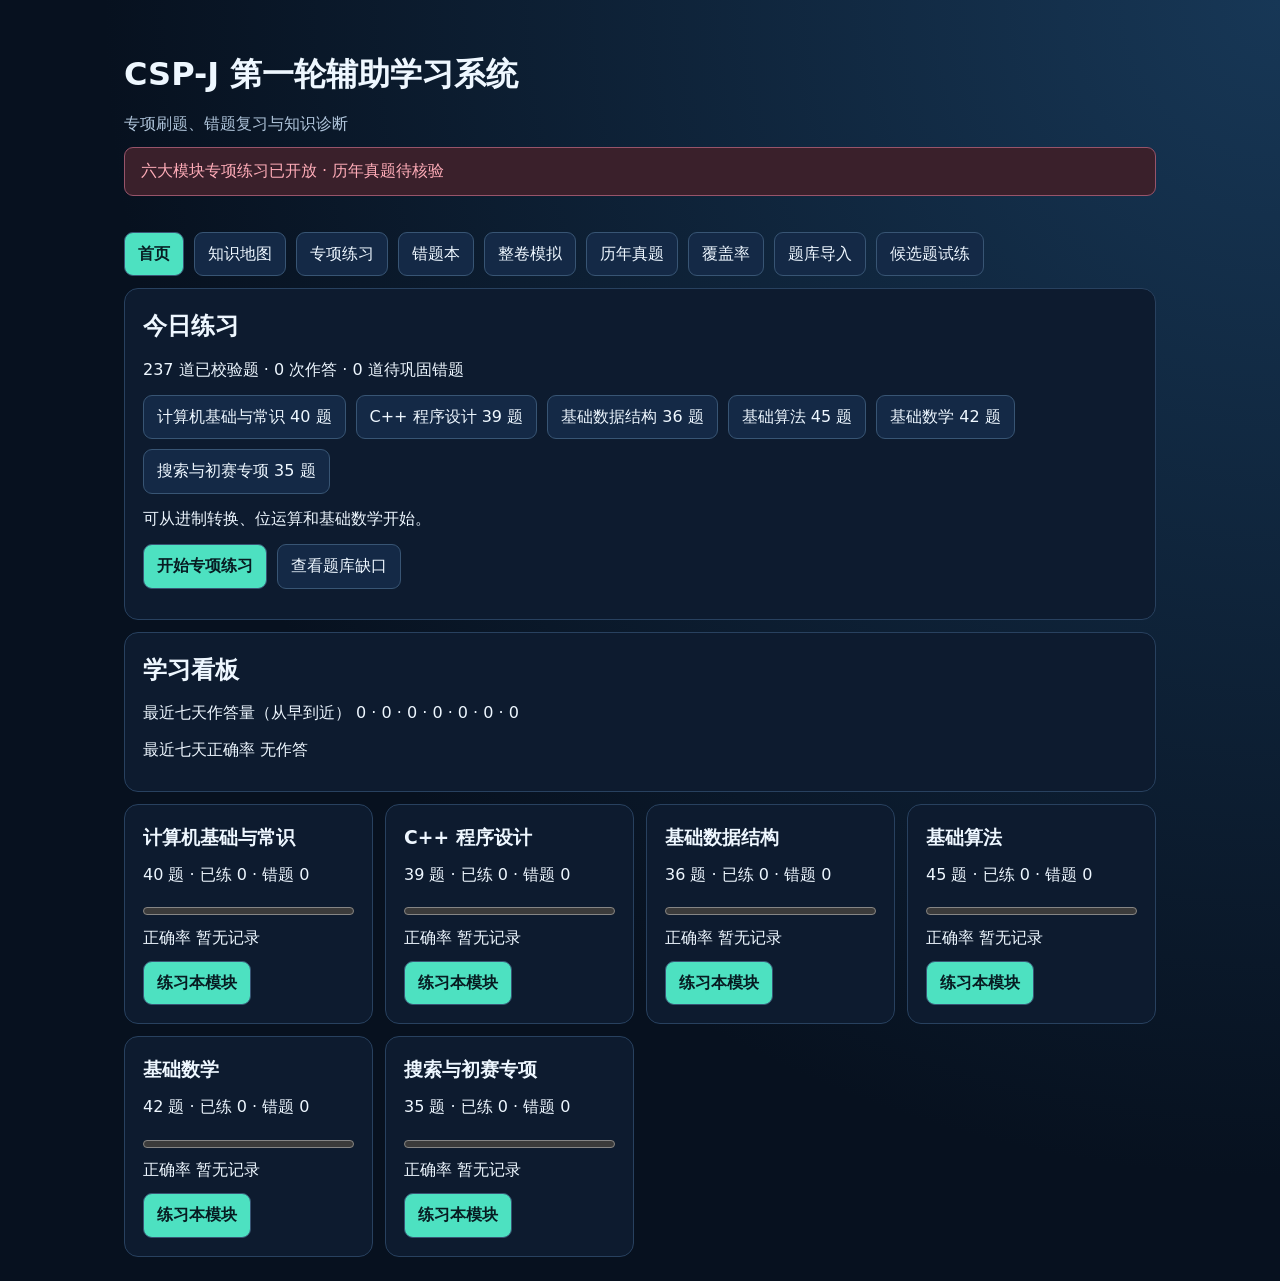
<file: csp-j/index.html>
<!doctype html>
<html lang="zh-CN"><meta charset="utf-8"><meta name="viewport" content="width=device-width,initial-scale=1">
<title>CSP-J 第一轮 · 辅助学习系统</title>
<style>
*{box-sizing:border-box}body{margin:0;background:radial-gradient(ellipse at top right,#173756,transparent 65%),#07111f;color:#eef7ff;font:16px/1.65 system-ui,sans-serif;min-height:100vh}main{max-width:1080px;margin:auto;padding:24px}header{padding:24px 0}h1,h2,p{margin:0 0 10px}header p,small{color:#afc4da}nav, .row{display:flex;flex-wrap:wrap;gap:10px;margin:12px 0}button,select,input{font:inherit;color:inherit;border:1px solid #385574;border-radius:9px;background:#142946;padding:8px 13px}button{cursor:pointer}button:hover,button:focus-visible{border-color:#4de1c1}button[aria-current=true],.primary{background:#4de1c1;color:#071c22;font-weight:700}article,details{background:#0d1b2f;border:1px solid #28415f;border-radius:14px;padding:18px;margin:12px 0}summary{cursor:pointer}.bad{color:#ffacb8}.good{color:#81ebae}.mid{color:#ffd18a}.banner{background:#3a202b;padding:10px 16px;border-radius:9px;border:1px solid #98546a}.option{display:block;width:100%;text-align:left;margin:8px 0}.scroll{overflow:auto}.module-grid{display:grid;grid-template-columns:repeat(auto-fit,minmax(230px,1fr));gap:12px}.module-grid article{margin:0}.module-grid h3{margin:0 0 8px}progress{width:min(100%,340px);accent-color:#4de1c1}.feedback{padding:12px;border-left:4px solid #4de1c1;border-radius:6px;background:#10243a}button.option:disabled{cursor:default}.option.good{border:2px solid #81ebae}.option.bad{border:2px solid #ffacb8}.next-row{margin:12px 0}details.filters{margin:0 0 14px}table{border-collapse:collapse;width:100%;white-space:nowrap}th,td{padding:8px 12px;text-align:left;border-bottom:1px solid #28415f}a{color:#7fc0ff}pre{overflow:auto}label{display:grid;gap:4px}@media(max-width:600px){main{padding:14px}header{padding:12px 0}article{padding:12px}}
</style>
<main><header><h1>CSP-J 第一轮辅助学习系统</h1><p>专项刷题、错题复习与知识诊断</p><div class="banner bad">六大模块专项练习已开放 · 历年真题待核验</div></header>
<nav aria-label="学习导航"></nav><section id="view"></section></main>
<script id="topics" type="application/json">[{"id":"A1","module":"计算机基础与常识","name":"计算机组成","outline_id":null,"difficulty":null,"exam_freq":null},{"id":"A2","module":"计算机基础与常识","name":"存储单位","outline_id":null,"difficulty":null,"exam_freq":null},{"id":"A3","module":"计算机基础与常识","name":"进制转换","outline_id":null,"difficulty":null,"exam_freq":null},{"id":"A4","module":"计算机基础与常识","name":"操作系统","outline_id":null,"difficulty":null,"exam_freq":null},{"id":"A5","module":"计算机基础与常识","name":"网络基础","outline_id":null,"difficulty":null,"exam_freq":null},{"id":"A6","module":"计算机基础与常识","name":"信息安全","outline_id":null,"difficulty":null,"exam_freq":null},{"id":"A7","module":"计算机基础与常识","name":"计算机历史","outline_id":null,"difficulty":null,"exam_freq":null},{"id":"A8","module":"计算机基础与常识","name":"竞赛规则","outline_id":null,"difficulty":null,"exam_freq":null},{"id":"A9","module":"计算机基础与常识","name":"编译与运行","outline_id":null,"difficulty":null,"exam_freq":null},{"id":"A10","module":"计算机基础与常识","name":"g++ 选项","outline_id":null,"difficulty":null,"exam_freq":null},{"id":"B1","module":"C++ 程序设计","name":"变量与类型","outline_id":null,"difficulty":null,"exam_freq":null},{"id":"B2","module":"C++ 程序设计","name":"常量与赋值","outline_id":null,"difficulty":null,"exam_freq":null},{"id":"B3","module":"C++ 程序设计","name":"输入输出","outline_id":null,"difficulty":null,"exam_freq":null},{"id":"B4","module":"C++ 程序设计","name":"运算符与表达式","outline_id":null,"difficulty":null,"exam_freq":null},{"id":"B5","module":"C++ 程序设计","name":"条件语句","outline_id":null,"difficulty":null,"exam_freq":null},{"id":"B6","module":"C++ 程序设计","name":"循环","outline_id":null,"difficulty":null,"exam_freq":null},{"id":"B7","module":"C++ 程序设计","name":"位运算","outline_id":null,"difficulty":null,"exam_freq":null},{"id":"B8","module":"C++ 程序设计","name":"数学函数","outline_id":null,"difficulty":null,"exam_freq":null},{"id":"B9","module":"C++ 程序设计","name":"一维数组","outline_id":null,"difficulty":null,"exam_freq":null},{"id":"B10","module":"C++ 程序设计","name":"二维数组","outline_id":null,"difficulty":null,"exam_freq":null},{"id":"B11","module":"C++ 程序设计","name":"字符与字符串","outline_id":null,"difficulty":null,"exam_freq":null},{"id":"B12","module":"C++ 程序设计","name":"函数","outline_id":null,"difficulty":null,"exam_freq":null},{"id":"B13","module":"C++ 程序设计","name":"递归","outline_id":null,"difficulty":null,"exam_freq":null},{"id":"B14","module":"C++ 程序设计","name":"结构体","outline_id":null,"difficulty":null,"exam_freq":null},{"id":"B15","module":"C++ 程序设计","name":"指针","outline_id":null,"difficulty":null,"exam_freq":null},{"id":"B16","module":"C++ 程序设计","name":"文件操作","outline_id":null,"difficulty":null,"exam_freq":null},{"id":"C1","module":"基础数据结构","name":"栈","outline_id":null,"difficulty":null,"exam_freq":null},{"id":"C2","module":"基础数据结构","name":"队列","outline_id":null,"difficulty":null,"exam_freq":null},{"id":"C3","module":"基础数据结构","name":"链表","outline_id":null,"difficulty":null,"exam_freq":null},{"id":"C4","module":"基础数据结构","name":"堆与优先队列","outline_id":null,"difficulty":null,"exam_freq":null},{"id":"C5","module":"基础数据结构","name":"树与遍历","outline_id":null,"difficulty":null,"exam_freq":null},{"id":"C6","module":"基础数据结构","name":"图与存储","outline_id":null,"difficulty":null,"exam_freq":null},{"id":"C7","module":"基础数据结构","name":"二叉搜索树","outline_id":null,"difficulty":null,"exam_freq":null},{"id":"C8","module":"基础数据结构","name":"哈夫曼树","outline_id":null,"difficulty":null,"exam_freq":null},{"id":"D1","module":"基础算法","name":"模拟与枚举","outline_id":null,"difficulty":null,"exam_freq":null},{"id":"D2","module":"基础算法","name":"排序","outline_id":null,"difficulty":null,"exam_freq":null},{"id":"D3","module":"基础算法","name":"递推","outline_id":null,"difficulty":null,"exam_freq":null},{"id":"D4","module":"基础算法","name":"时间复杂度","outline_id":null,"difficulty":null,"exam_freq":null},{"id":"D5","module":"基础算法","name":"空间复杂度","outline_id":null,"difficulty":null,"exam_freq":null},{"id":"D6","module":"基础算法","name":"贪心","outline_id":null,"difficulty":null,"exam_freq":null},{"id":"D7","module":"基础算法","name":"二分查找","outline_id":null,"difficulty":null,"exam_freq":null},{"id":"D8","module":"基础算法","name":"前缀和与差分","outline_id":null,"difficulty":null,"exam_freq":null},{"id":"D9","module":"基础算法","name":"双指针","outline_id":null,"difficulty":null,"exam_freq":null},{"id":"D10","module":"基础算法","name":"高精度","outline_id":null,"difficulty":null,"exam_freq":null},{"id":"D11","module":"基础算法","name":"动态规划","outline_id":null,"difficulty":null,"exam_freq":null},{"id":"E1","module":"基础数学","name":"素数与筛法","outline_id":null,"difficulty":null,"exam_freq":null},{"id":"E2","module":"基础数学","name":"GCD 与 LCM","outline_id":null,"difficulty":null,"exam_freq":null},{"id":"E3","module":"基础数学","name":"质因数分解","outline_id":null,"difficulty":null,"exam_freq":null},{"id":"E4","module":"基础数学","name":"快速幂","outline_id":null,"difficulty":null,"exam_freq":null},{"id":"E5","module":"基础数学","name":"排列组合","outline_id":null,"difficulty":null,"exam_freq":null},{"id":"E6","module":"基础数学","name":"概率与期望","outline_id":null,"difficulty":null,"exam_freq":null},{"id":"F1","module":"搜索与初赛专项","name":"DFS","outline_id":null,"difficulty":null,"exam_freq":null},{"id":"F2","module":"搜索与初赛专项","name":"BFS","outline_id":null,"difficulty":null,"exam_freq":null},{"id":"F3","module":"搜索与初赛专项","name":"全排列","outline_id":null,"difficulty":null,"exam_freq":null},{"id":"F4","module":"搜索与初赛专项","name":"剪枝","outline_id":null,"difficulty":null,"exam_freq":null},{"id":"F5","module":"搜索与初赛专项","name":"程序阅读","outline_id":null,"difficulty":null,"exam_freq":null},{"id":"F6","module":"搜索与初赛专项","name":"完善程序","outline_id":null,"difficulty":null,"exam_freq":null}]</script>
<script src="./bank-a.js"></script><script src="./bank-b.js"></script>
<script src="./trial-bank.js"></script>
<script>
'use strict';


function audit(items, bank, topics) {
  const norm = s => s.normalize('NFKC').toLowerCase().replace(/[\s。？？，、；：,?!;:]/gu,'');
  const key = q => JSON.stringify([q.type,norm(q.stem),q.code_block?.trim() ?? '']);
  const found = new Map(bank.map(q => [key(q), q]));
  const ids = new Set(bank.map(q => q.id));
  const known = new Set(topics.map(t => t.id));
  const accepted = [], rejected = [];
  for (const q of items) {
    const errors = [];
    try {
      if (!q || !/^[A-Za-z0-9_-]{1,80}$/.test(q.id) ||
          !Array.isArray(q.kp_ids) || !q.kp_ids.length || q.kp_ids.some(k=>!known.has(k)) ||
          !Number.isInteger(q.difficulty) || q.difficulty<1 || q.difficulty>5 ||
          !/^T(?:[1-9]|10)$/.test(q.family) || typeof q.stem!=='string' || !q.stem.trim() ||
          typeof q.explain!=='string' || !q.explain.trim()) throw Error('题目字段不完整');
      const n = {single_choice:4,judge:2}[q.type];
      if (!n || !Array.isArray(q.options) || q.options.length!==n ||
          q.options.some((o,i)=>o?.key!=='ABCD'[i] || typeof o.text!=='string' || !norm(o.text)) ||
          new Set(q.options.map(o=>norm(o.text))).size!==n ||
          !q.options.some(o=>o.key===q.answer)) throw Error('选项或答案键无效');
      const previous = found.get(key(q));
      if (previous) {
        const answer = item => norm(item.options.find(o=>o.key===item.answer).text);
        errors.push(answer(q)===answer(previous)?'题干重复':'相同题干的答案冲突');
      }
      if (ids.has(q.id)) errors.push('题号重复');
      if (!q.source || !['generated','real_exam','open_repo','public_oj'].includes(q.source.kind) ||
          !q.source.name?.trim() || !q.source.license?.trim() || /^unknown$/i.test(q.source.license.trim()) ||
          !/^\d{4}-\d{2}-\d{2}$/.test(q.source.collected_at) ||
          !['https:','http:'].includes(new URL(q.source.url).protocol)) errors.push('题源或授权信息缺失');
      if(q.source?.kind==='real_exam' && (!Number.isInteger(q.year) || q.year<2005 || q.year>2026))errors.push('真题年份缺失');
      if (q.status!=='active' || q.code_block || q.verify?.method!=='solver') errors.push('需人工复核或编译验证');
      const v=q.verify;
      const a=v?.args;
      if(!Array.isArray(a) || a.length!==2 || !a.every(x=>Number.isSafeInteger(x)&&Math.abs(x)<=1000000)) throw Error('缺少可执行的求解参数');
      const [x,y]=a;
      const solvers = {
        gcd(){let m=Math.abs(x),n=Math.abs(y);while(n)[m,n]=[n,m%n];return m},
        remainder:()=>y===0?undefined:x%y,
        combinations:()=>y===2 && x>=2?x*(x-1)/2:undefined,
        xor:()=>x^y,
        binary:()=>/^[01]{1,7}$/.test(String(x)) && y===2?parseInt(x,2):undefined,
        prime:()=>{if(x<2)return false;for(let d=2;d*d<=x;d++)if(x%d===0)return false;return true},
        arithmeticSum:()=>x>=1&&y>=1?x*y*(y+1)/2:undefined,
        prefixRange:()=>x>=1&&x<=y?y*(y+1)/2-x*(x-1)/2:undefined,
        permutations:()=>x>=y&&y>=0&&y<=5?Array.from({length:y},(_,i)=>x-i).reduce((p,v)=>p*v,1):undefined,
        pairCount:()=>x>=1&&y>=1?x*y:undefined,
        repeatedHalving:()=>x>0&&y===2?Math.floor(Math.log2(x))+1:undefined,
        modularPower:()=>x>=0&&x<=20&&y>=0&&y<=10?Number(BigInt(x)**BigInt(y)%7n):undefined,
        stackTop:()=>[x,y].slice(0,-1).at(-1),
        queueFront:()=>[x,y].slice(1)[0],
        maxAdjacent:()=>Math.max(x,y),
        lcm:()=>x>0&&y>0?x*y/solvers.gcd():undefined
      };
      const result=Object.hasOwn(solvers,v.op)?solvers[v.op]():undefined;
      const answer=q.options.find(o=>o.key===q.answer).text.trim();
      const expected=q.type==='judge'
        ? (typeof result==='boolean' && typeof v.claim==='boolean' ? (result===v.claim?'正确':'错误') : null)
        : (Number.isSafeInteger(result)?String(result):null);
      if(expected===null || expected!==answer)errors.push('答案与求解结果不一致或缺少支持的求解器');
    } catch(e) {errors.push(e instanceof TypeError?'字段格式无效':e.message)}
    if(errors.length)rejected.push({id:String(q?.id??'未知'),errors});
    else {accepted.push(q);found.set(key(q),q);ids.add(q.id)}
  }
  return {accepted,rejected};
}



function escapeText(value){
  return String(value).replaceAll('&','&amp;').replaceAll('<','&lt;').replaceAll('>','&gt;').replaceAll('"','&quot;');
}
let importSummary='';
function importPage(){
  return '<article><h2>导入本地题库</h2><p>选择 JSON 文件。系统核验题号、题干、选项、来源字段及求解结果。代码题和缺少求解参数的题目列入待复核。</p><label>选择 JSON 文件<input id="importFile" type="file" accept=".json,application/json"></label><p>本浏览器已保存 '+local.length+' 道导入题。导入数据仅保存在本浏览器。</p><div role="status">'+importSummary+'</div></article>';
}
async function importFile(file){
  if(!file)return;
  try{
    if(file.size>5000000)throw Error('JSON 文件应小于 5 MB');
    const data=JSON.parse((await file.text()).replace(/^\uFEFF/u,''));
    const items=Array.isArray(data)?data:data?.items;
    if(!Array.isArray(items))throw Error('请提供题目数组或含 items 数组的对象');
    const report=audit(items,questions,topics);
    if(report.accepted.length){
      const next={...state,imported:[...local,...report.accepted]};
      localStorage.setItem(storageKey,JSON.stringify(next));
      state=next;
      local.push(...report.accepted);
      questions.push(...report.accepted);
    }
    importSummary='<p>成功导入 '+report.accepted.length+' 道，待复核 '+report.rejected.length+' 道。</p>'+
      report.rejected.map(r=>'<p class="bad">'+escapeText(r.id)+' · '+escapeText(r.errors.join('；'))+'</p>').join('');
  }catch(e){importSummary='<p class="bad">导入失败 · '+escapeText(e.message)+'</p>'}
  if(page==='题库导入')render();
}

const $ = s => document.querySelector(s);
const topics = JSON.parse($('#topics').textContent);
const builtIn = [...window.cspBank0,...window.cspBank1];
const names = Object.fromEntries(topics.map(t=>[t.id,t.name]));
const day = 86400000;
const storageKey = 'csp-j-first-round-v1';
const defaults = {attempts:[],wrong:{},reports:{}};
let state;
try { state = JSON.parse(localStorage.getItem(storageKey)) ?? defaults }
catch { state = defaults }
function save(){
  try {localStorage.setItem(storageKey,JSON.stringify(state))}
  catch { alert('浏览器无法保存记录，本次会话内仍可继续练习。') }
}
const local = audit(Array.isArray(state.imported)?state.imported:[],builtIn,topics).accepted;
const questions=[...builtIn,...local];
const trialAudit=window.cspTrialAudit;
const trialChecked=new Set(trialAudit?.checked??[]);
const trialRows=[3,4].flatMap(level=>(window['GESP'+level+'_OBJECTIVE_EXPANSION']??[]).flatMap((row,i)=>{
  const id='GESP'+level+'-'+(i+1);
  const fix=trialAudit?.fixes[id];
  const [,type,raw,originalOptions,original,explain]=row;
  const options=fix?.options??originalOptions;
  const answer=fix?.answer===undefined?original:options.indexOf(fix.answer);
  return [{id,level,type,stem:fix?.stem??raw.replace(/^【[^】]+】/u,'').replace(/〔拓展序号\d+〕$/u,''),
    options,answer,explain:fix?.explain??explain,reference:fix?.reference,
    status:trialAudit?.issues[id]?'暂停判分':fix?'已修正':trialChecked.has(id)?'已重算':'答案待核对'}];
})).filter(q=>!questions.some(active=>active.id===q.id));
let trialSelected=null,trialCurrent=null,trialMatches=[],trialPosition=0,trialQuery='',trialFilter='';
function reviewPage(){
  if(!trialAudit)return '<article><h2>候选题试练</h2><p>题库文件未加载。请将 trial-bank.js 和 index.html 保存在同一目录后刷新。</p></article>';
  const {counts}=trialAudit;
  return '<article><h2>候选题试练</h2><p>'+counts.total+' 道候选题 · '+counts.checked+' 道已重算 · '+counts.corrected+
    ' 道已修正 · '+counts.pending+' 道答案待核对</p><p>待核对题会展示原题库参考答案。试练记录单独保存。</p>'+
    '<div class="row"><label>搜索题干、题号<input id="reviewSearch" type="search"></label>'+
    select('trialFilter','复核状态',[['','全部'],['已重算','已重算'],['已修正','已修正'],['答案待核对','答案待核对'],['暂停判分','暂停判分']],trialFilter)+'</div>'+
    '<div id="reviewResults"></div></article>';
}
function selectTrialRows(){
  const query=trialQuery.trim().toLowerCase();
  trialMatches=trialRows.filter(q=>(!trialFilter||q.status===trialFilter)&&[q.stem,q.id,q.type,'GESP '+q.level+'级'].some(s=>s.toLowerCase().includes(query)));
  trialPosition=0;
  trialCurrent=trialMatches[0]??null;
  trialSelected=null;
}
function renderReviewResults(){
  if(!trialAudit)return;
  const search=$('#reviewSearch');
  search.value=trialQuery;
  if(!trialCurrent&&trialMatches.length===0)selectTrialRows();
  const q=trialCurrent,done=trialSelected!==null;
  const results=$('#reviewResults');
  if(!q){results.innerHTML='<p role="status">没有找到符合条件的候选题。</p>';return}
  const blocked=q.status==='暂停判分';
  results.innerHTML='<p>第 '+(trialPosition+1)+' / '+trialMatches.length+' 题 · '+escapeText(q.id)+' · '+escapeText(q.status)+'</p>'+
    '<div class="row">'+(trialPosition>0?button('上一题','trial-prev'):'')+
    (trialPosition+1<trialMatches.length?button('下一题','trial-next','primary'):'')+'</div><h3>'+escapeText(q.stem)+'</h3>'+
    q.options.map((o,i)=>'<button class="option '+(done&&i===q.answer?'good':done&&i===trialSelected?'bad':'')+'" data-action="trial-answer:'+i+'" '+(done||blocked?'disabled':'')+'>'+String.fromCharCode(65+i)+'　'+escapeText(o)+'</button>').join('')+
    (blocked?'<p role="status">'+escapeText(trialAudit.issues[q.id])+'</p>':done?'<div class="feedback" role="status"><p>'+
      (q.status==='答案待核对'?'原题库参考答案':'当前核对答案')+' '+escapeText(q.options[q.answer])+'</p><p>'+escapeText(q.explain)+'</p>'+
      (q.reference?'<p><a href="'+escapeText(q.reference)+'">核对依据</a></p>':'')+'</div>':'')+
    '<div class="row">'+button(state.reports[q.id]?'已记录疑问':'标记答案疑问','trial-report')+'</div>';
}
document.addEventListener('input',e=>{
  if(e.target.id==='reviewSearch'){trialQuery=e.target.value;selectTrialRows();renderReviewResults()}
});
document.addEventListener('change',e=>{
  if(e.target.id==='trialFilter'){trialFilter=e.target.value;selectTrialRows();renderReviewResults()}
});
document.addEventListener('click',e=>{
  const [kind,value]=(e.target.closest('[data-action]')?.dataset.action??'').split(':');
  if(!trialCurrent)return;
  if(kind==='trial-next'||kind==='trial-prev'){
    const pos=trialPosition+(kind==='trial-next'?1:-1);
    if(pos<0||pos>=trialMatches.length)return;
    trialPosition=pos;trialCurrent=trialMatches[pos];trialSelected=null;renderReviewResults();$('.option')?.focus();
  }
  if(kind==='trial-answer'&&trialSelected===null&&trialCurrent.status!=='暂停判分'){
    const index=Number(value);
    if(!Number.isInteger(index)||trialCurrent.options[index]===undefined)return;
    trialSelected=index;
    state.trialAnswers??={};
    state.trialAnswers[trialCurrent.id]={index,at:Date.now()};
    save();renderReviewResults();
  }
  if(kind==='trial-report'){state.reports[trialCurrent.id]=Date.now();save();renderReviewResults()}
});


let page = '首页', topic = '', type = '', family = '', difficulty = '', query = '', onlyWrong = false;
let current = null, selected = null;
const pages = ['首页','知识地图','专项练习','错题本','整卷模拟','历年真题','覆盖率','题库导入','候选题试练'];
let moduleFilter='';
let exam=state.exam??null;
function examSample(){
  const shuffled=questions.filter(q=>q.source.kind!=='real_exam').map(q=>[Math.random(),q]).sort((a,b)=>a[0]-b[0]).map(([,q])=>q);
  const choice=shuffled.filter(q=>q.type==='single_choice'),judge=shuffled.filter(q=>q.type==='judge');
  if(choice.length<25 || judge.length<17)return null;
  return [...choice.slice(0,15),...judge.slice(0,17),...choice.slice(15,25)].map((q,i)=>({
    id:q.id,section:i<15?'选择':i<32?'判断':'综合选择',units:i<15?4:i<32?(i<27?5:4):6
  }));
}
function examQuestion(item){return questions.find(q=>q.id===item.id)}
function finishExam(){
  if(!exam || exam.finished)return;
  exam.finished=true;
  for(const item of exam.items){
    const q=examQuestion(item),answer=exam.answers[item.id];
    if(q)attempt(q,answer??null,true);
  }
  state.exam=exam;
  save();
  if(page==='整卷模拟')render();
}
function clockText(){
  const s=Math.max(0,Math.ceil((exam.deadline-Date.now())/1000));
  return Math.floor(s/60)+':'+String(s%60).padStart(2,'0');
}
function examBody(){
  if(!exam)return '<article><h2>计时模拟</h2><p>42 题 · 120 分钟 · 100 分。使用原创客观题混合卷。历年原卷按独立真题入口管理。</p>'+button('开始模拟','exam-start','primary')+'</article>';
  if(exam.finished){
    const points=exam.items.reduce((sum,item)=>sum+(examQuestion(item)?.answer===exam.answers[item.id]?item.units:0),0)/2;
    const sections=['选择','判断','综合选择'].map(name=>{
      const items=exam.items.filter(item=>item.section===name);
      const earned=items.reduce((n,item)=>n+(examQuestion(item)?.answer===exam.answers[item.id]?item.units:0),0)/2;
      return name+' '+earned+'/'+items.reduce((n,item)=>n+item.units,0)/2;
    });
    return '<article><h2>模拟成绩 '+points+' / 100</h2><p>'+sections.join(' · ')+'</p>'+button('开始新模拟','exam-start','primary')+'</article>'+
      exam.items.map((item,i)=>{const q=examQuestion(item);if(!q)return '';
        return '<details><summary>第 '+(i+1)+' 题 · '+escapeText(q.stem)+'</summary><p>你的答案 '+(exam.answers[item.id]??'未答')+' · 正确答案 '+q.answer+'</p><p>'+escapeText(q.explain)+'</p></details>';
      }).join('');
  }
  const item=exam.items[exam.index],q=examQuestion(item);
  if(!q)return '<article><p>此模拟包含已移除的本地试题，请重新组卷。</p>'+button('开始新模拟','exam-start')+'</article>';
  return '<article><h2>计时模拟</h2><p>剩余时间 <strong id="examClock">'+clockText()+'</strong> · 已答 '+Object.keys(exam.answers).length+' / '+exam.items.length+'</p><div class="row">'+
    exam.items.map((row,i)=>button((i+1)+(exam.answers[row.id]?' ✓':''),'exam-goto:'+i,i===exam.index?'primary':'')).join('')+'</div>'+
    '<hr><p>'+item.section+' · 第 '+(exam.index+1)+' 题 · '+item.units/2+' 分</p><h2>'+escapeText(q.stem)+'</h2>'+
    q.options.map(o=>button(o.key+'　'+escapeText(o.text),'exam-answer:'+o.key,'option '+(exam.answers[item.id]===o.key?'primary':''))).join('')+
    '<div class="row">'+(exam.index>0?button('上一题','exam-goto:'+(exam.index-1)):'')+
    (exam.index<exam.items.length-1?button('下一题','exam-goto:'+(exam.index+1)):'')+button('交卷','exam-finish')+'</div></article>';
}
function startExam(){
  const items=examSample();
  if(!items){alert('当前题量不足，暂时无法组卷。');return}
  exam={items,answers:{},index:0,deadline:Date.now()+120*60000,finished:false};
  state.exam=exam;save();render();
}
setInterval(()=>{
  if(!exam||exam.finished)return;
  if(Date.now()>=exam.deadline){finishExam();return}
  const clock=document.querySelector('#examClock');
  if(clock)clock.textContent=clockText();
},1000);
let drill=null;
function beginDrill(limit=10){
  const practiced=new Set(state.attempts.map(a=>a.id));
  const candidates=pool().map(q=>({q,priority:state.wrong[q.id]?0:practiced.has(q.id)?2:1,random:Math.random()}))
    .sort((a,b)=>a.priority-b.priority||a.random-b.random).map(x=>x.q);
  drill={ids:candidates.slice(0,limit).map(q=>q.id),index:0,answers:{},finished:false};
  selected=null;
  current=candidates[0]??null;
}
function nextDrill(){
  if(!drill||!current||selected===null)return;
  if(drill.index+1===drill.ids.length){drill.finished=true;current=null;selected=null;return}
  drill.index++;
  current=questions.find(q=>q.id===drill.ids[drill.index])??null;
  selected=null;
}
function drillStatus(){
  if(!drill?.ids.length)return '<p role="status">没有符合条件的题目，请调整筛选。</p>';
  const answered=Object.keys(drill.answers).length;
  const score=Object.values(drill.answers).filter(Boolean).length;
  if(drill.finished)return '<article><h2>本组完成</h2><p>答对 '+score+' / '+answered+' · 错 '+(answered-score)+' 道</p>'+
    '<div class="row">'+button('再练一组','drill-start:10','primary')+
    (score<answered?button('重练本组错题','drill-retry'):'')+'</div></article>';
  return '<p>第 '+(drill.index+1)+' / '+drill.ids.length+' 题 · 已答 '+answered+' · 答对 '+score+'</p><progress value="'+answered+'" max="'+drill.ids.length+'"></progress>';
}
function retryDrill(){
  const ids=drill.ids.filter(id=>drill.answers[id]===false);
  if(!ids.length)return;
  drill={ids,index:0,answers:{},finished:false};
  current=questions.find(q=>q.id===ids[0])??null;
  selected=null;
}
function moduleCards(){
  return [...new Set(topics.map(t=>t.module))].map((m,i)=>{
    const ids=new Set(topics.filter(t=>t.module===m).map(t=>t.id));
    const available=questions.filter(q=>q.source.kind!=='real_exam'&&ids.has(q.kp_ids[0]));
    const records=state.attempts.filter(a=>ids.has(a.topic));
    const done=new Set(records.map(a=>a.id));
    const pending=available.filter(q=>state.wrong[q.id]).length;
    const tried=available.filter(q=>done.has(q.id)).length;
    const accuracy=rate(records);
    return '<article><h3>'+m+'</h3><p>'+available.length+' 题 · 已练 '+tried+' · 错题 '+pending+'</p>'+
      '<progress aria-label="'+m+'练习进度" value="'+tried+'" max="'+Math.max(1,available.length)+'"></progress>'+
      '<p>正确率 '+(accuracy===null?'暂无记录':Math.round(accuracy*100)+'%')+'</p>'+button('练习本模块','module:'+i,'primary')+'</article>';
  }).join('');
}

function drawPractice(){beginDrill()}

function rate(records){return records.length ? records.filter(x=>x.ok).length / records.length : null}
function mastery(id){
  const rows = state.attempts.filter(a=>a.topic===id);
  if(!rows.length)return null;
  const recent = rows.slice(-3);
  const mean = rate(recent);
  const age = (Date.now()-recent.at(-1).at)/day;
  return Math.round(100*rate(rows)*Math.exp(-age/30)*(1-mean*(1-mean)));
}
function navigate(next){
  page=next;
  current=null;
  selected=null;
  if(page==='专项练习')drawPractice();
  render();
}
function attempt(q,key,defer=false){
  const ok = key===q.answer, at=Date.now();
  state.attempts.push({id:q.id,topic:q.kp_ids[0],ok,at});
  const wrong=state.wrong[q.id];
  if(!ok)state.wrong[q.id]={streak:0,due:at+day,miss:(wrong?.miss??0)+1};
  else if(wrong && wrong.due<=at){
    if(wrong.streak===1)delete state.wrong[q.id];
    else {wrong.streak=1;wrong.due=at+2*day}
  }
  if(!defer)save();
}
function pool(){
  return questions.filter(q=>q.source.kind!=='real_exam'&&(!moduleFilter||q.kp_ids.some(id=>topics.some(t=>t.id===id&&t.module===moduleFilter)))&&(!topic||q.kp_ids.includes(topic))&&(!type||q.type===type)&&(!family||q.family===family)&&(!difficulty||q.difficulty===Number(difficulty))&&(!query||q.stem.includes(query))&&(!onlyWrong||state.wrong[q.id]));
}
function button(label,action,cls=''){return '<button class="'+cls+'" data-action="'+action+'">'+label+'</button>'}
function select(id,label,options,value){
  return '<label>'+label+'<select id="'+id+'">'+options.map(([k,v])=>'<option value="'+k+'"'+(k===value?' selected':'')+'>'+v+'</option>').join('')+'</select></label>';
}
function question(){
  const q=current;
  if(!q)return '';
  const done=selected!==null;
  return '<article><small>'+names[q.kp_ids[0]]+' · 难度 '+q.difficulty+' · '+q.id+'</small><h2>'+escapeText(q.stem)+'</h2>'+
    q.options.map(o=>'<button class="option '+(done?(o.key===q.answer?'good':o.key===selected?'bad':''):'')+'" data-action="answer:'+o.key+'" '+(done?'disabled':'')+'>'+o.key+'　'+escapeText(o.text)+'</button>').join('')+
    (done?'<div class="feedback" tabindex="-1"><p role="status" class="'+(selected===q.answer?'good':'bad')+'">'+(selected===q.answer?'答对了':'正确答案 '+q.answer)+'</p><p>'+escapeText(q.explain)+'</p></div>':'')+
    (done&&page==='专项练习'?'<div class="next-row">'+button(drill.index+1===drill.ids.length?'查看本组结果':'下一题','drill-next','primary')+'</div>':'')+
    '<details><summary>题源与校验证据</summary><p>'+(q.source.kind==='generated'?'AI 生成 · ':'')+'已运行求解器 · '+escapeText(q.source.license)+' · '+escapeText(q.source.collected_at)+'</p><p><a href="'+escapeText(q.source.url)+'">题目来源</a></p><pre>'+escapeText(q.verify.evidence??JSON.stringify({op:q.verify.op,args:q.verify.args,claim:q.verify.claim}))+'</pre></details>'+
    button(state.reports[q.id]?'已记录问题':'这题有问题','report')+'</article>';
}
function render(){
  $('nav').innerHTML=pages.map(p=>'<button data-action="page:'+p+'" '+(page===p?'aria-current="true"':'')+'>'+p+'</button>').join('');
  const view=$('#view');
  if(page==='首页'){
    const counts=Array.from({length:7},(_,i)=>state.attempts.filter(a=>Math.floor((Date.now()-a.at)/day)===i).length).reverse();
    const preferred=Object.entries(state.wrong).filter(([,w])=>w.due<=Date.now()).sort((a,b)=>b[1].miss-a[1].miss)[0];
    const recent=state.attempts.filter(a=>a.at>=Date.now()-7*day);
    view.innerHTML='<article><h2>今日练习</h2><p>'+questions.length+' 道已校验题 · '+state.attempts.length+' 次作答 · '+Object.keys(state.wrong).length+' 道待巩固错题</p><div class="row">'+[...new Set(topics.map(t=>t.module))].map((m,i)=>button(m+' '+questions.filter(q=>q.source.kind!=='real_exam'&&topics.find(t=>t.id===q.kp_ids[0])?.module===m).length+' 题','module:'+i)).join('')+'</div><p>'+(preferred?'有错题到期，先复习错题本。':'可从进制转换、位运算和基础数学开始。')+'</p><div class="row">'+button('开始专项练习','page:专项练习','primary')+button('查看题库缺口','page:覆盖率')+'</div></article><article><h2>学习看板</h2><p>最近七天作答量（从早到近） '+counts.join(' · ')+'</p><p>最近七天正确率 '+(recent.length?Math.round(100*rate(recent))+'%':'无作答')+'</p>'+
     '</article><div class="module-grid">'+moduleCards()+'</div>';
  }else if(page==='知识地图'){
    view.innerHTML=[...new Set(topics.map(t=>t.module))].map(m=>'<details open><summary>'+m+'</summary><div class="row">'+topics.filter(t=>t.module===m).map(t=>{const v=mastery(t.id);return button(t.name+' · '+(v===null?'未练习':v+'%'),'topic:'+t.id,v===null?'':v>=80?'good':v>=50?'mid':'bad')}).join('')+'</div></details>').join('');
  }else if(page==='专项练习'){
    view.innerHTML='<article><h2>专项练习</h2><details class="filters"><summary>筛选题目 · '+pool().length+' 道符合条件</summary><div class="row">'+select('module','模块',[['','全部'],...[...new Set(topics.map(t=>t.module))].map(m=>[m,m])],moduleFilter)+select('topic','知识点',[['','全部'],...topics.filter(t=>!moduleFilter||t.module===moduleFilter).map(t=>[t.id,t.name])],topic)+select('type','题型',[['','全部'],['single_choice','单选'],['judge','判断']],type)+select('family','题型族',[['','全部'],['T2','判断正误'],['T3','数值计算'],['T8','数据结构状态'],['T9','算法过程']],family)+select('difficulty','难度',[['','全部'],...[1,2,3,4,5].map(n=>[String(n),n])],difficulty)+'<label>题干搜索<input id="search" type="search"></label></div><label style="display:block"><input id="onlyWrong" type="checkbox" '+(onlyWrong?'checked':'')+'> 只练错题</label><div class="row">'+button('开始 10 题','drill-start:10')+button('开始 20 题','drill-start:20')+'</div></details>'+drillStatus()+'</article>'+question();
    $('#search').value=query;
  }else if(page==='错题本'){
    const wrong=questions.filter(q=>state.wrong[q.id]);
    view.innerHTML='<article><h2>错题本</h2><p>到期后作答。连续两次到期答对后移出。</p>'+(!wrong.length?'<p>目前没有错题。</p>':'')+
      wrong.map(q=>{const w=state.wrong[q.id];return '<p>'+names[q.kp_ids[0]]+' · '+q.id+' · 错 '+w.miss+' 次 · 连对 '+w.streak+' 次 · '+(w.due<=Date.now()?button('到期复习','review:'+q.id):'下次 '+new Date(w.due).toLocaleString('zh-CN')+' '+button('立即重练','review:'+q.id))+'</p>'}).join('')+'</article>'+question();
  }else if(page==='覆盖率'){
    view.innerHTML='<article><h2>题库覆盖率</h2><p>发布门槛按六大模块统计，每模块至少 21 道。下表显示各考点实际题量。</p>'+button('导出覆盖率 CSV','csv')+'<div class="scroll"><table><thead><tr>'+header.map(h=>'<th scope="col">'+h+'</th>').join('')+'</tr></thead><tbody>'+coverage().map(row=>'<tr>'+row.map((v,i)=>'<td '+(i===row.length-1?'class="bad"':'')+'>'+v+'</td>').join('')+'</tr>').join('')+'</tbody></table></div></article>';
  }else if(page==='候选题试练'){
    view.innerHTML=reviewPage();renderReviewResults();
  }else if(page==='题库导入'){
    view.innerHTML=importPage();
  }else if(page==='整卷模拟'){
    view.innerHTML=examBody();
  }else{
    view.innerHTML='<article><h2>历年真题</h2><p>2019—2026 年逐题核验与映射待完成。</p><p><a href="https://www.noi.cn/zxzy/index.shtml">CCF NOI 历年资料入口</a></p><p><a href="https://csppass.com/">2019—2026 第一轮在线练习索引</a></p></article>'+questions.filter(q=>q.source.kind==='real_exam').map(q=>'<p>'+q.year+' · '+names[q.kp_ids[0]]+' '+button('练习真题','review:'+q.id)+'</p>').join('')+question();
  }
}
const header=['知识点','选择','判断','真题','难度1–2','难度3','难度4–5','题型族','校验通过率','去重净值','状态'];
function coverage(){return topics.map(t=>{
  const qs=questions.filter(q=>q.kp_ids[0]===t.id);
  const n=qs.filter(q=>q.type==='single_choice').length;
  return [t.name,n,qs.length-n,qs.filter(q=>q.source.kind==='real_exam').length,qs.filter(q=>q.difficulty<=2).length,qs.filter(q=>q.difficulty===3).length,qs.filter(q=>q.difficulty>=4).length,new Set(qs.map(q=>q.family)).size,qs.length?'100%':'—',qs.length,qs.length?'有题可练':'待补题'];
})}
function download(){
  const encode=v=>'"'+String(v).replaceAll('"','""')+'"';
  const csv=[header,...coverage()].map(row=>row.map(encode).join(',')).join('\r\n');
  const url=URL.createObjectURL(new Blob(['\ufeff',csv],{type:'text/csv;charset=utf-8'}));
  const a=document.createElement('a');a.href=url;a.download='csp-j-coverage.csv';a.click();setTimeout(()=>URL.revokeObjectURL(url),1000);
}
document.addEventListener('change',async e=>{
  const el=e.target;
  if(el.id==='importFile'){await importFile(el.files[0]);return}
  if(el.id==='module'){moduleFilter=el.value;topic=''}
  else if(el.id==='topic')topic=el.value;
  else if(el.id==='type')type=el.value;
  else if(el.id==='family')family=el.value;
  else if(el.id==='difficulty')difficulty=el.value;
  else if(el.id==='search')query=el.value.trim();
  else if(el.id==='onlyWrong')onlyWrong=el.checked;
  else return;
  drawPractice();render();$('.filters')?.setAttribute('open','');$('#'+el.id)?.focus();
});
document.addEventListener('click',e=>{
  const action=e.target.closest('[data-action]')?.dataset.action;
  if(!action)return;
  const [kind,value]=action.split(':');
  if(kind==='page')navigate(value);
  if(kind==='module'){moduleFilter=[...new Set(topics.map(t=>t.module))][Number(value)];topic=type=family=difficulty=query='';onlyWrong=false;navigate('专项练习')}
  if(kind==='topic'){moduleFilter='';topic=value;type=family=difficulty=query='';onlyWrong=false;navigate('专项练习')}
  if(kind==='exam-start')startExam();
  if(kind==='exam-goto'&&exam&&!exam.finished){exam.index=Number(value);save();render()}
  if(kind==='exam-answer'&&exam&&!exam.finished){if(Date.now()>=exam.deadline)finishExam();else {exam.answers[exam.items[exam.index].id]=value;save();render()}}
  if(kind==='exam-finish'&&confirm('确定交卷并查看成绩？'))finishExam();
  if(kind==='drill-start'){beginDrill(Number(value));render();$('.option')?.focus()}
  if(kind==='drill-next'){nextDrill();render();$('.option')?.focus()}
  if(kind==='drill-retry'){retryDrill();render();$('.option')?.focus()}
  if(kind==='review'){current=questions.find(q=>q.id===value);selected=null;render();$('.option')?.focus()}
  if(kind==='answer'&&current&&selected===null){selected=value;if(page==='专项练习'&&drill)drill.answers[current.id]=value===current.answer;attempt(current,value);render();$('.feedback')?.focus()}
  if(kind==='report'&&current){state.reports[current.id]=Date.now();save();render()}
  if(kind==='csv')download();
});
render();
</script></html>
</file>
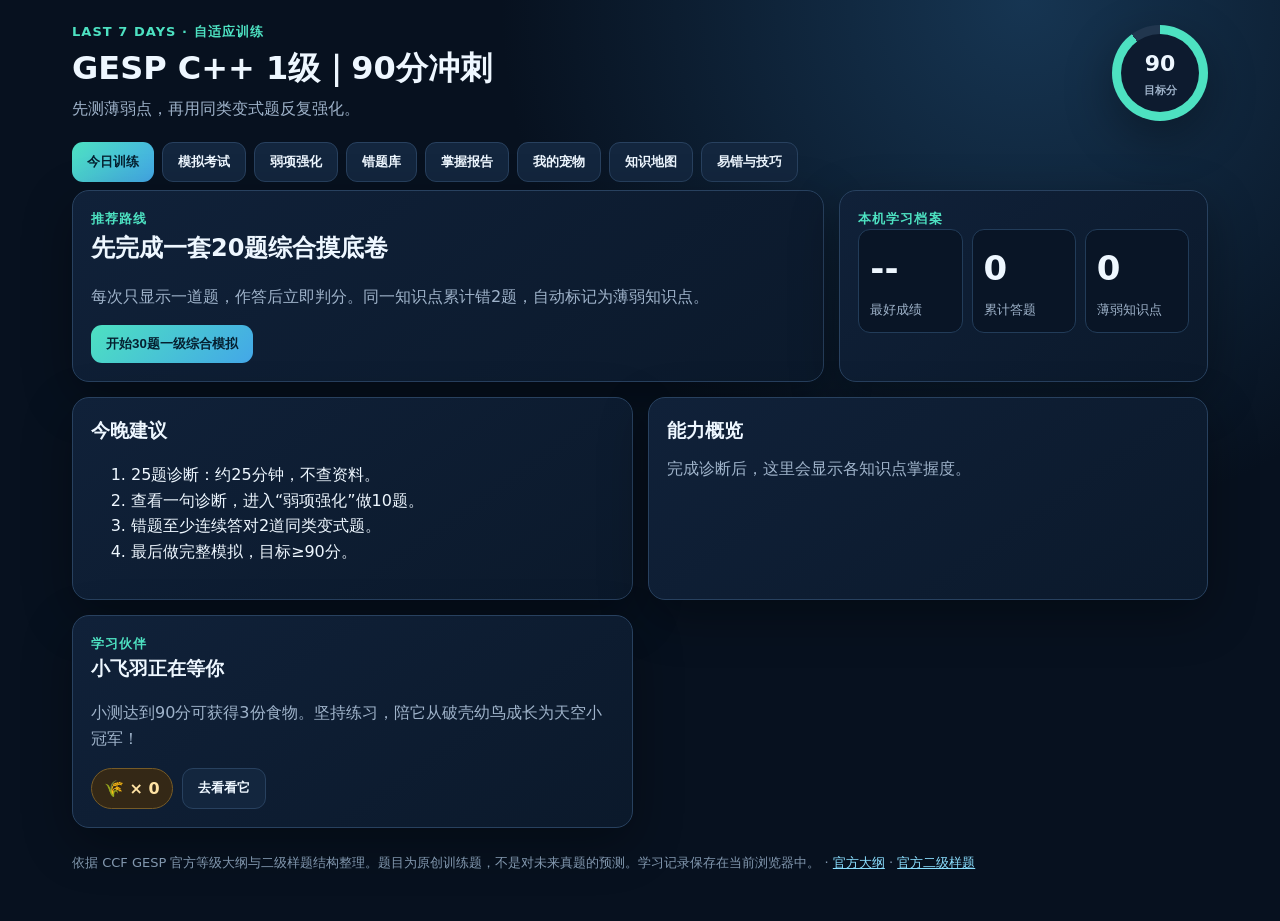
<file: gesp1/index.html>
<!doctype html>
<html lang="zh-CN">
<head>
  <meta charset="utf-8"><meta name="viewport" content="width=device-width,initial-scale=1">
  <title>GESP C++ 1级 · 90分冲刺系统</title>
  <meta name="description" content="GESP C++1级自适应模拟考试、知识诊断与错题强化">
  <style>
    :root{--bg:#07111f;--panel:#0d1b2f;--panel2:#12243d;--line:#28415f;--text:#eef7ff;--muted:#9fb3ca;--cyan:#4de1c1;--blue:#62a8ff;--amber:#ffc96b;--red:#ff7d8c;--green:#5ce09d;--shadow:0 16px 50px #0005}*{box-sizing:border-box}body{margin:0;background:radial-gradient(circle at 80% 0,#163552 0,transparent 38%),var(--bg);color:var(--text);font:16px/1.6 system-ui,-apple-system,"Microsoft YaHei",sans-serif}.shell{max-width:1180px;margin:auto;padding:22px}.top{display:flex;justify-content:space-between;gap:16px;align-items:center;margin-bottom:18px}.brand h1{font-size:clamp(21px,3vw,32px);margin:0}.brand p{margin:2px 0;color:var(--muted)}.target{width:96px;height:96px;border-radius:50%;display:grid;place-items:center;background:conic-gradient(var(--cyan) 90%,#21364e 0);position:relative;box-shadow:var(--shadow)}.target:after{content:"";position:absolute;inset:9px;border-radius:50%;background:var(--panel)}.target span{z-index:1;text-align:center;font-weight:800;font-size:22px}.target small{font-size:11px;display:block;color:var(--muted)}nav{display:flex;gap:8px;overflow:auto;padding-bottom:8px}.tab,button{border:1px solid var(--line);background:#13263e;color:var(--text);border-radius:11px;padding:10px 15px;cursor:pointer;font-weight:700}.tab.active,button.primary{background:linear-gradient(135deg,var(--cyan),#43a7e8);color:#052030;border:0}.view{display:none}.view.active{display:block}.grid{display:grid;grid-template-columns:repeat(12,1fr);gap:15px}.card{background:linear-gradient(145deg,#102139,#0b192b);border:1px solid var(--line);border-radius:17px;padding:18px;box-shadow:var(--shadow)}.span8{grid-column:span 8}.span4{grid-column:span 4}.span6{grid-column:span 6}h2,h3{margin:0 0 10px}.eyebrow{color:var(--cyan);font-size:13px;font-weight:800;letter-spacing:.08em}.big{font-size:34px;font-weight:850}.muted{color:var(--muted)}.actions{display:flex;gap:9px;flex-wrap:wrap}.statrow{display:grid;grid-template-columns:repeat(3,1fr);gap:9px}.stat{background:#091526;border:1px solid #223c59;border-radius:12px;padding:11px}.bar{height:9px;background:#1d324b;border-radius:20px;overflow:hidden}.bar i{display:block;height:100%;background:linear-gradient(90deg,var(--cyan),var(--blue));border-radius:20px}.topic{padding:10px 0;border-bottom:1px solid #203750}.topic:last-child{border:0}.topichead{display:flex;justify-content:space-between}.tag{font-size:12px;padding:3px 8px;border-radius:20px;background:#1d3a50;color:#bcecff}.warn{background:#4a3420;color:#ffe2a7}.danger{background:#4a2430;color:#ffb7c1}.question{font-size:19px;font-weight:700;margin:16px 0;white-space:pre-wrap}.code{font:15px/1.65 ui-monospace,SFMono-Regular,Consolas,monospace;background:#06101d;border:1px solid #27415d;padding:13px;border-radius:12px;white-space:pre-wrap;margin-top:10px}.options{display:grid;gap:9px}.option{display:flex;gap:10px;text-align:left;width:100%;background:#0a192b;border:1px solid #29435e;font-weight:500}.option:hover{border-color:var(--blue)}.option.selected{border:2px solid var(--cyan);background:#113849}.option.correct{border-color:var(--green);background:#103929}.option.wrong{border-color:var(--red);background:#3e1c28}.letter{width:25px;height:25px;display:grid;place-items:center;border-radius:7px;background:#203b56;flex:none}.examtop{display:flex;justify-content:space-between;align-items:center}.timer{font:800 22px ui-monospace;color:var(--amber)}.qnav{display:grid;grid-template-columns:repeat(10,1fr);gap:6px}.qdot{padding:6px;border-radius:7px}.qdot.done{background:#235c5d}.feedback{margin-top:12px;padding:12px;border-left:4px solid var(--cyan);background:#0b2232;border-radius:8px}.hidden{display:none!important}.mistake{padding:14px;border:1px solid #3d526b;border-radius:12px;margin:10px 0}.tips li{margin:7px 0}.footer{color:#8298af;font-size:13px;margin:25px 0}.switch{display:flex;gap:8px;align-items:center}select{background:#0c1b2d;color:white;border:1px solid var(--line);padding:9px;border-radius:10px}@media(max-width:780px){.span8,.span4,.span6{grid-column:1/-1}.top{align-items:flex-start}.target{width:78px;height:78px}.statrow{grid-template-columns:1fr}.qnav{grid-template-columns:repeat(8,1fr)}.shell{padding:13px}.card{padding:14px}}
    .pet-stage{min-height:285px;display:grid;place-items:center;text-align:center;background:radial-gradient(circle at 50% 35%,#32688c 0,#102e48 42%,#0b192b 72%);border:1px solid var(--line);border-radius:18px;overflow:hidden;position:relative}.pet-stage:before{content:"☁️　　　☁️";position:absolute;top:28px;left:-15%;width:130%;font-size:34px;opacity:.75;animation:clouds 12s linear infinite}.pet-stage.turtle-home{background:radial-gradient(circle at 50% 35%,#387c73 0,#174943 45%,#0b2528 75%)}.pet-stage.turtle-home:before{content:"🌿　　　🌱";top:auto;bottom:24px}.pet{font-size:100px;display:block;position:relative;z-index:2;filter:drop-shadow(0 13px 12px #0006);animation:birdFly 3.2s ease-in-out infinite;transform-origin:center}.pet.turtle{animation:turtleWalk 3.8s ease-in-out infinite}.pet.happy{animation:birdCelebrate 1.8s ease-in-out 1}.pet.turtle.happy{animation:turtleCelebrate 1.5s ease-in-out 1}.pet-picker{display:grid;grid-template-columns:1fr 1fr;gap:8px;margin-bottom:14px}.pet-picker button.active{background:linear-gradient(135deg,var(--cyan),#43a7e8);color:#052030;border:0}.pet-name-row{display:flex;gap:8px;margin:13px 0}.pet-name-row input{min-width:0;flex:1;background:#081728;color:var(--text);border:1px solid var(--line);border-radius:10px;padding:10px 12px;font-size:16px}.name-note{min-height:24px;color:var(--cyan);font-size:14px}.food-count{display:inline-flex;gap:7px;align-items:center;background:#342816;border:1px solid #765b27;color:#ffe3a4;padding:7px 12px;border-radius:999px;font-weight:800}.pet-meter{max-width:420px;margin:12px auto}.unlock{display:grid;grid-template-columns:repeat(5,1fr);gap:8px;margin-top:14px}.unlock div{padding:10px 4px;background:#091526;border:1px solid #243d59;border-radius:11px;text-align:center}.unlock .open{border-color:var(--cyan);background:#103532}.reward{color:var(--amber);font-weight:800}@keyframes birdFly{0%,100%{transform:translate(-26px,8px) rotate(-4deg)}35%{transform:translate(12px,-22px) rotate(5deg)}70%{transform:translate(30px,-4px) rotate(-2deg)}}@keyframes birdCelebrate{0%{transform:translate(0,0)}25%{transform:translate(105px,-55px) rotate(12deg)}50%{transform:translate(0,-90px) rotate(-8deg)}75%{transform:translate(-105px,-45px) rotate(10deg)}100%{transform:translate(0,0)}}@keyframes turtleWalk{0%,100%{transform:translateX(-24px) rotate(-2deg)}50%{transform:translateX(24px) rotate(2deg)}}@keyframes turtleCelebrate{30%{transform:translateY(-25px) rotate(-12deg)}60%{transform:translateY(-8px) rotate(12deg)}}@keyframes clouds{from{transform:translateX(-8%)}to{transform:translateX(8%)}}@media(max-width:780px){.unlock{grid-template-columns:repeat(2,1fr)}}
  </style><style>
    .pet-stage{cursor:pointer;user-select:none}.pet-bubble{position:relative;z-index:3;max-width:290px;min-height:36px;margin:0 auto 7px;padding:6px 13px;border-radius:18px;background:#eefcff;color:#0a5a6b;font-weight:800;box-shadow:0 6px 18px #0003}.pet-actions{position:relative;z-index:3;justify-content:center;margin-top:12px}.pet.react{animation:petInteract .65s ease 2!important}.pet-stage:after{content:'点击宠物和它打招呼';position:absolute;right:12px;bottom:9px;font-size:13px;color:#c8e9f5;background:#071522cc;padding:4px 10px;border-radius:18px}@keyframes petInteract{0%,100%{transform:scale(1)}30%{transform:scale(1.23) rotate(-10deg) translateY(-12px)}70%{transform:scale(1.12) rotate(10deg) translateY(-5px)}}
  </style>
<style>
.pet.sprite-bird{background-image:url('assets/pet-bird-clean.webp')!important}
.pet.sprite-turtle{background-image:url('assets/pet-turtle-clean.webp')!important}
</style></head>
<body><main class="shell">
<style>.pet.sprite-bird,.pet.sprite-turtle{display:block;width:168px;height:224px;margin:0 auto;background-repeat:no-repeat;background-size:400% 100%;font-size:0;transform-origin:50% 90%;will-change:transform,background-position}.pet.sprite-bird{background-image:url([data-uri]);animation:birdFrames 1.6s steps(1,end) infinite,birdPath 6s ease-in-out infinite}.pet.sprite-turtle{background-image:url([data-uri]);animation:turtleFrames 3.2s steps(1,end) infinite,turtlePath 7s ease-in-out infinite}.pet.sprite-bird.react{animation:birdCelebrateFrames .75s steps(1,end) 3,birdBounce .75s ease-in-out 3!important}.pet.sprite-turtle.react{animation:turtleCelebrateFrames .9s steps(1,end) 3,turtleBounce .9s ease-in-out 3!important}@keyframes birdFrames{0%,24.9%{background-position:0 0}25%,49.9%{background-position:33.333% 0}50%,74.9%{background-position:66.666% 0}75%,100%{background-position:33.333% 0}}@keyframes birdPath{0%,100%{transform:translate(-38px,5px) rotate(-2deg)}45%{transform:translate(34px,-25px) rotate(2deg)}55%{transform:translate(34px,-25px) rotate(2deg)}}@keyframes turtleFrames{0%,29.9%{background-position:0 0}30%,59.9%{background-position:33.333% 0}60%,84.9%{background-position:66.666% 0}85%,100%{background-position:0 0}}@keyframes turtlePath{0%,100%{transform:translateX(-30px)}46%,54%{transform:translateX(30px)}}@keyframes birdCelebrateFrames{0%,32.9%{background-position:33.333% 0}33%,65.9%{background-position:66.666% 0}66%,100%{background-position:100% 0}}@keyframes turtleCelebrateFrames{0%,32.9%{background-position:66.666% 0}33%,65.9%{background-position:100% 0}66%,100%{background-position:0 0}}@keyframes birdBounce{0%,100%{transform:translateY(0) scale(1)}50%{transform:translateY(-20px) scale(1.06)}}@keyframes turtleBounce{0%,100%{transform:translateY(0) rotate(0)}50%{transform:translateY(-8px) rotate(3deg)}}@media(max-width:520px){.pet.sprite-bird,.pet.sprite-turtle{width:144px;height:192px}}</style>
  <header class="top"><div class="brand"><div class="eyebrow">LAST 7 DAYS · 自适应训练</div><h1>GESP C++ 1级｜90分冲刺</h1><p>先测薄弱点，再用同类变式题反复强化。</p></div><div class="target"><span>90<small>目标分</small></span></div></header>
  <nav><button class="tab active" data-view="home">今日训练</button><button class="tab" data-view="exam">模拟考试</button><button class="tab" data-view="drill">弱项强化</button><button class="tab" data-view="mistakes">错题库</button><button class="tab" data-view="report">掌握报告</button><button class="tab" data-view="pet">我的宠物</button><button class="tab" data-view="map">知识地图</button><button class="tab" data-view="tips">易错与技巧</button></nav>
  <section id="home" class="view active"><div class="grid">
    <div class="card span8"><div class="eyebrow">推荐路线</div><h2 id="homeTitle">先完成一套20题综合摸底卷</h2><p id="homeAdvice" class="muted">每次只显示一道题，作答后立即判分。同一知识点累计错2题，自动标记为薄弱知识点。</p><div class="actions"><button class="primary" onclick="startExam('full')">开始30题一级综合模拟</button></div></div>
    <div class="card span4"><div class="eyebrow">本机学习档案</div><div class="statrow"><div class="stat"><div id="best" class="big">--</div><small class="muted">最好成绩</small></div><div class="stat"><div id="answered" class="big">0</div><small class="muted">累计答题</small></div><div class="stat"><div id="weakCount" class="big">--</div><small class="muted">薄弱知识点</small></div></div></div>
    <div class="card span6"><h3>今晚建议</h3><ol><li>25题诊断：约25分钟，不查资料。</li><li>查看一句诊断，进入“弱项强化”做10题。</li><li>错题至少连续答对2道同类变式题。</li><li>最后做完整模拟，目标≥90分。</li></ol></div>
    <div class="card span6"><h3>能力概览</h3><div id="miniTopics" class="muted">完成诊断后，这里会显示各知识点掌握度。</div></div>
    <div class="card span6"><div class="eyebrow">学习伙伴</div><h3>小飞羽正在等你</h3><p class="muted">小测达到90分可获得3份食物。坚持练习，陪它从破壳幼鸟成长为天空小冠军！</p><div class="actions"><span id="homeFood" class="food-count">🌾 × 0</span><button onclick="switchView('pet');renderPet()">去看看它</button></div></div>
  </div></section>
  <section id="exam" class="view"><div id="examIntro" class="card"><div class="eyebrow">30题 · 100分</div><h2>综合模拟</h2><p class="muted">单选20题、判断10题，另含编程思维题；满分100分，60分通过。</p><div class="actions"><button class="primary" onclick="startExam('full')">开始综合模拟</button></div></div><div id="examBox" class="card hidden"></div></section>
  <section id="drill" class="view"><div class="card"><div class="examtop"><div><div class="eyebrow">ADAPTIVE DRILL</div><h2>弱项强化</h2></div><select id="topicSelect" onchange="renderDrillIntro()"></select></div><div id="drillBox"></div></div></section>
  <section id="mistakes" class="view"><div class="card"><div class="eyebrow">MISTAKE REVIEW</div><h2>我的错题库</h2><p class="muted">保留每次错题、当时的错误答案和正确答案。点击“举一反三”，连续答对3道同类题才算掌握。</p><div id="mistakeStats" class="statrow"></div><div id="mistakePractice"></div><div id="mistakeList"></div></div></section>
  <section id="report" class="view"><div class="card"><div class="examtop"><div><div class="eyebrow">MASTERY REPORT</div><h2>知识点掌握报告</h2></div><div class="actions"><button onclick="downloadReport('csv')">下载CSV</button><button class="primary" onclick="downloadReport('html')">下载可打印报告</button></div></div><p class="muted">报告根据本浏览器中的全部答题、错题和举一反三记录实时生成。</p><div id="reportSummary" class="statrow"></div><div id="reportTable" style="overflow:auto"></div></div></section>
  <section id="pet" class="view"><div class="pet-picker"><button id="pickBird" onclick="choosePet('bird')">🐦 培养小飞羽</button><button id="pickTurtle" onclick="choosePet('turtle')">🐢 培养小慢慢</button></div><div class="grid"><div class="card span8"><div id="petStage" class="pet-stage" onclick="petInteract('hello')"><div><div id="petBubble" class="pet-bubble">准备好一起挑战C++了吗？</div><span id="petEmoji" class="pet">🐣</span><h2 id="petName">小飞羽</h2><div id="petMood" class="muted">选择宠物，开启长期养成。</div><div class="actions pet-actions"><button onclick="event.stopPropagation();petInteract('touch')">摸摸它</button><button onclick="event.stopPropagation();petInteract('play')">一起玩</button></div></div></div></div><div class="card span4"><div class="eyebrow">MY STUDY PETS</div><h2>给宠物起名字</h2><div class="pet-name-row"><input id="petNameInput" maxlength="8" placeholder="输入1—8个字"><button onclick="savePetName()">保存名字</button></div><div id="nameNote" class="name-note"></div><div id="foodCount" class="food-count">🌾 × 0</div><div class="pet-meter"><div class="topichead"><span>当前宠物成长值</span><b id="petXp">0 / 5</b></div><div class="bar"><i id="petBar" style="width:0%"></i></div></div><button class="primary" id="feedBtn" onclick="feedPet()">投喂1份食物</button><p class="muted">小鸟和乌龟可以分别命名，名字与成长记录都会自动保存。</p></div><div class="card" style="grid-column:1/-1"><h3 id="albumTitle">小飞羽成长图鉴</h3><div class="unlock" id="petUnlocks"></div></div></div></section>
  <section id="map" class="view"><div class="grid" id="mapGrid"></div></section>
  <section id="tips" class="view"><div class="grid"><div class="card span6 tips"><h2>高频易错点</h2><ul><li><b>整数除法：</b><code>7/2</code> 得3；至少一个操作数为浮点数才得3.5。</li><li><b>自增：</b><code>i++</code> 先使用后加；<code>++i</code> 先加后使用。复杂表达式尽量拆开。</li><li><b>逻辑优先级：</b><code>!</code> 高于 <code>&&</code>，高于 <code>||</code>；拿不准就加括号。</li><li><b>循环边界：</b><code>i&lt;n</code> 与 <code>i&lt;=n</code> 相差一次；手算首、末、次数。</li><li><b>死循环：</b>检查循环变量是否真的向终止条件靠近。</li><li><b>嵌套循环：</b>总次数不是简单相加；内层每次都会重新执行。</li><li><b>字符与数字：</b><code>'7'</code>不是整数7；转数字用<code>'7'-'0'</code>。</li><li><b>类型转换：</b>强转只作用于指定表达式；先乘再除可减少整除截断。</li><li><b>数学函数：</b><code>ceil</code>向上取整，<code>floor</code>向下取整；负数尤其易错。</li><li><b>分支覆盖：</b>多个独立<code>if</code>可能同时执行；互斥情况用<code>if/else if/else</code>。</li></ul></div><div class="card span6 tips"><h2>客观题稳分技巧</h2><ol><li>先圈出题目问的是“正确”还是“不正确”。</li><li>代码题建变量表，一行一行写值，不凭感觉跳步。</li><li>循环先算执行次数，再算每次变化；嵌套循环画两列。</li><li>遇到ASCII，牢牢记住数字、大写、小写各自连续，<code>'0'=48</code>。</li><li>判断题出现“总是、一定、任何”时，主动找反例。</li><li>不会的先标记，客观题每题最多停留约1.5分钟。</li></ol><h3>编程题拿分清单</h3><p class="muted">读输入输出 → 手算样例 → 写边界 → 选合适类型 → 完成后测最小值、最大值、临界值。先写能得部分分的正确循环，不要空题。</p></div></div></section>
  <footer class="footer">依据 CCF GESP 官方等级大纲与二级样题结构整理。题目为原创训练题，不是对未来真题的预测。学习记录保存在当前浏览器中。 · <a style="color:#8bdfff" href="https://gesp.ccf.org.cn/101/1008/10012.html" target="_blank">官方大纲</a> · <a style="color:#8bdfff" href="https://gesp.ccf.org.cn/101/1011/10058.html" target="_blank">官方二级样题</a></footer>
</main><script>
const topics={k1:'计算机基础、程序与编程环境',k2:'变量、常量与数据类型',k3:'输入输出与程序框架',k4:'运算符与表达式',k5:'if与条件分支',k6:'while/for单层循环',k7:'一级综合编程能力'};
let bank=[
['base','单选','1KB通常等于多少字节？',['1000','1024','8','2048'],1,'计算机存储容量通常按2的幂换算，1KB=1024B。'],
['base','判断','编译器可以把C++源程序转换成计算机可执行的程序。',['正确','错误'],0,'C++通常先编译，再运行生成的可执行程序。'],
['base','单选','下列哪一个最适合表示“有或无”两种状态？',['int','double','bool','char'],2,'bool只有true和false，最贴合二值状态。'],
['base','判断','局域网中的两台计算机必须连接互联网才能互相通信。',['正确','错误'],1,'局域网内部通信不必经过互联网。'],
['flow','单选','流程图中，菱形通常表示什么？',['开始/结束','输入输出','判断','处理'],2,'菱形表示条件判断与分支。'],
['flow','判断','顺序、分支和循环是程序的三种基本控制结构。',['正确','错误'],0,'这是结构化程序设计的三种基本结构。'],
['flow','单选','流程图中表示开始或结束的图形通常是？',['椭圆','矩形','平行四边形','菱形'],0,'椭圆（终止框）通常表示开始/结束。'],
['ascii','单选',"表达式 '8'-'0' 的值是？",['字符8','8','56','48'],1,"数字字符编码连续，所以'8'-'0'=8。"],
['ascii','判断',"在ASCII编码中，'B'的编码比'A'大1。",['正确','错误'],0,'英文字母编码连续。'],
['ascii','单选',"若 char c='a'; 执行 c=c-32; 则c为？",['A','a','32','编译错误'],0,'ASCII中小写字母比对应大写字母大32。'],
['ascii','单选',"下列表达式能判断c是数字字符的是？",["c>=0 && c<=9","c>='0' && c<='9'","c=='0'||'9'","0<=c<=9"],1,'字符范围要与字符常量比较，且两边条件用&&连接。'],
['type','单选','C++中 7/2 的结果是？',['3','3.5','4','2'],0,'两个操作数均为整数，结果执行整数除法并截去小数。'],
['type','单选','C++中 7/2.0 的结果是？',['3','3.0','3.5','4'],2,'2.0是浮点数，进行浮点除法。'],
['type','判断','将3.9赋值给int变量，通常得到3。',['正确','错误'],0,'浮点转整数会截去小数部分，不是四舍五入。'],
['type','单选','表达式 (double)(5/2) 的值是？',['2.5','2.0','3.0','1.0'],1,'括号内先做整数除法得2，再转换为double得2.0。'],
['op','单选','若 int a=5; int b=a++; 执行后a和b分别是？',['5,5','6,6','6,5','5,6'],2,'后置++先把原值用于赋值，再把a加1。'],
['op','单选','表达式 3+4*2 的值是？',['14','11','10','7'],1,'乘法优先于加法。'],
['op','单选','17%5 的值是？',['2','3','3.4','0'],0,'%求整数除法的余数。'],
['op','判断','表达式 !(3>2 && 2>1) 的值为true。',['正确','错误'],1,'括号内为true，取反后为false。'],
['op','单选','若a=2,b=3，表达式 a>b || ++a==3 的值及a最终值是？',['true,2','true,3','false,3','false,2'],1,'左侧为false，需计算右侧；++a后为3，比较成立。'],
['branch','单选','代码输出什么？\nint x=8;\nif(x>5) cout<<"A";\nif(x>7) cout<<"B";\nelse cout<<"C";',['A','AB','AC','ABC'],1,'两个if独立；第一个输出A，第二个条件成立输出B。'],
['branch','单选','若成绩score=85，下列分支输出？\nif(score>=90) cout<<"A";\nelse if(score>=80) cout<<"B";\nelse cout<<"C";',['A','B','C','AB'],1,'第一个不成立，第二个成立，输出B。'],
['branch','判断','在if-else if-else结构中，最多只有一个分支被执行。',['正确','错误'],0,'一旦某个条件成立，后续分支不再执行。'],
['branch','单选','能正确判断年份y为闰年的条件是？',['y%4==0','y%400==0 || (y%4==0 && y%100!=0)','y%100!=0','y%4==0 && y%400==0'],1,'整百年须被400整除；非整百年被4整除。'],
['loop','单选','代码输出多少？\nint s=0;\nfor(int i=1;i<=4;i++) s+=i;\ncout<<s;',['6','10','15','4'],1,'累加1+2+3+4=10。'],
['loop','单选','以下循环执行多少次？\nfor(int i=0;i<10;i+=3) cout<<i;',['3','4','5','10'],1,'i依次为0、3、6、9，共4次。'],
['loop','单选','代码输出多少个星号？\nfor(int i=1;i<=3;i++)\n for(int j=1;j<=i;j++) cout<<"*";',['3','6','9','5'],1,'内层次数为1、2、3，总计6次。'],
['loop','判断','while循环的循环体可能一次也不执行。',['正确','错误'],0,'while先判断条件，初始条件为假时执行0次。'],
['loop','单选','代码结束后n是多少？\nint n=20;\nwhile(n>3) n/=2;',['2','3','4','5'],0,'20→10→5→2，此时条件不成立。'],
['loop','单选','下列哪段最可能导致死循环？',['for(int i=0;i<5;i++)','int i=0; while(i<5){i++;}','int i=0; while(i<5){cout<<i;}','for(int i=5;i>0;i--)'],2,'i始终不变，条件一直为真。'],
['loop','单选','代码输出多少？\nint c=0;\nfor(int i=1;i<=3;i++)\n for(int j=1;j<=2;j++) c++;\ncout<<c;',['5','6','8','9'],1,'外层3次，每次内层2次，共6次。'],
['math','单选','sqrt(81) 的值是？',['8','9','40.5','6561'],1,'sqrt求平方根。'],
['math','单选','ceil(3.2) 的值是？',['3','4','3.2','2'],1,'ceil向正无穷方向取整。'],
['math','单选','floor(-2.3) 的值是？',['-2','-3','2','3'],1,'floor向负无穷方向取整，因此为-3。'],
['math','判断','fabs(-4.5) 的值是4.5。',['正确','错误'],0,'fabs求浮点数的绝对值。'],
['math','单选','pow(2,5) 的值是？',['10','25','32','64'],2,'pow(a,b)计算a的b次幂。'],
['logic','单选','代码输出什么？\nint a=1,b=2;\nif(a+b>2 && b-a==1) cout<<"Y"; else cout<<"N";',['Y','N','YN','无输出'],0,'两个条件都为真，输出Y。'],
['logic','判断','条件 0<=x<=10 在C++中能正确判断x位于0到10之间。',['正确','错误'],1,'C++会先计算0<=x得到0或1，再与10比较，几乎总为真；应写x>=0&&x<=10。'],
['logic','单选','若x=6，表达式 x%2==0 && x%3==0 的值是？',['true','false','6','0'],0,'6同时能被2和3整除。'],
['logic','单选','输出结果？\nint s=0;\nfor(int i=1;i<=5;i++) if(i%2==0) s+=i;\ncout<<s;',['5','6','9','15'],1,'偶数2和4相加得6。'],
['type','单选','若 int a=5,b=2; double c=a/b; 则c是？',['2.5','2.0','3.0','编译错误'],1,'赋值前a/b已经完成整数除法，得2，再转为2.0。'],
['op','单选','若 int x=4; x+=3*2; 则x为？',['10','14','12','7'],0,'x+=6，相当于x=x+6。'],
['branch','单选','输入x=-1，代码输出？\nif(x>0) cout<<1;\nelse if(x==0) cout<<0;\nelse cout<<-1;',['1','0','-1','无输出'],2,'负数进入最后的else。'],
['loop','单选','代码输出多少？\nint s=0;\nfor(int i=1;i<=3;i++)\n for(int j=1;j<=3;j++) if(i==j) s++;\ncout<<s;',['3','6','9','1'],0,'只有(1,1)(2,2)(3,3)满足，共3次。'],
['ascii','判断',"char变量既可以保存字符，也可参与整数运算。",['正确','错误'],0,'字符底层以整数编码保存，可参与算术运算。'],
['math','单选','ceil(-1.8) 的值是？',['-2','-1','1','2'],1,'向上取整是取不小于该数的最小整数，即-1。'],
['logic','单选','下列哪个条件表示“x不在[1,10]内”？',['x<1 && x>10','x<1 || x>10','x>=1 || x<=10','!(x<1 || x>10)'],1,'区间外是小于左端点或大于右端点。'],
['loop','单选','for(int i=5;i>=1;i--)依次访问哪些值？',['5,4,3,2,1','5,4,3,2','1,2,3,4,5','无限循环'],0,'从5开始，包含1，然后减到0退出。'],
['op','判断','&&的优先级高于||。',['正确','错误'],0,'常见逻辑优先级为!、&&、||。'],
['branch','单选','若a=3,b=7，输出较大值的正确语句是？',['if(a>b) cout<<b; else cout<<a;','if(a>b) cout<<a; else cout<<b;','if(a=b) cout<<a;','cout<<a+b;'],1,'a>b时输出a，否则输出b。']
];
// 变式题生成器：在核心题之外补充72道不同数值与边界的原创训练题。
for(let n=4;n<=12;n++){
  let sum=n*(n+1)/2;
  bank.push(['loop','单选',`代码输出多少？\nint s=0; for(int i=1;i<=${n};i++) s+=i;`,[String(sum-1),String(sum),String(sum+n),String(n)],1,`这是1到${n}的累加，结果为${sum}。`]);
  let a=n*3+2,b=n;
  bank.push(['type','单选',`C++整数表达式 ${a}/${b} 的结果是？`,[String(a/b),String(Math.floor(a/b)),String(Math.ceil(a/b)),String(a%b)],1,'两个操作数均为整数，小数部分会被截去。']);
  bank.push(['op','单选',`${a}%${b} 的值是？`,[String(Math.floor(a/b)),String(a%b),String(b),String(a)],1,'%计算整数除法的余数。']);
  let start=n%3,step=n%4+2,limit=n+12,count=Math.ceil((limit-start)/step);
  bank.push(['loop','单选',`循环执行多少次？\nfor(int i=${start};i<${limit};i+=${step}) cout<<i;`,[String(count-1),String(count),String(count+1),String(limit)],1,`i从${start}开始，每次增加${step}，在小于${limit}时执行，共${count}次。`]);
  let rows=n%4+2,cols=n%3+2,total=rows*cols;
  bank.push(['loop','单选',`两层循环中c最终是多少？\nint c=0;\nfor(int i=0;i<${rows};i++)\n for(int j=0;j<${cols};j++) c++;`,[String(rows+cols),String(total),String(total-1),String(rows)],1,`外层${rows}次，每次内层${cols}次，总计${total}次。`]);
  let ch=String(n%10);
  bank.push(['ascii','单选',`字符表达式 '${ch}'-'0' 的值是？`,[ch,String(ch.charCodeAt(0)),String(Number(ch)+1),'0'],0,'数字字符编码连续，减去字符0即可得到对应整数。']);
  let x=n-7;
  bank.push(['logic','判断',`若x=${x}，条件 x>=0 && x<=10 的值为true。`,['正确','错误'],x>=0&&x<=10?0:1,`把${x}代入两个条件，&&要求两边同时成立。`]);
  let val=n/2+.25;
  bank.push(['math','单选',`ceil(${val}) 的值是？`,[String(Math.floor(val)),String(Math.ceil(val)),String(val),String(Math.ceil(val)+1)],1,'ceil向正无穷方向取整。']);
}
// 将原始素材归入十个最小知识点，并移除判断题。
const remap={base:'k1',type:'k1',op:'k1',math:'k1',branch:'k2',ascii:'k6',flow:'k8',logic:'k8'};
bank.forEach(q=>{if(q[0]==='loop'){q[0]=q[2].includes('while')?'k4':(q[2].includes('两层')||q[2].includes('内层')||q[2].includes('for(int j')?'k5':'k3')}else q[0]=remap[q[0]]||q[0];if(q[1]!=='判断'&&q[2].includes('\n'))q[1]='阅读程序题'});
for(let n=3;n<=10;n++){
 bank.push(['k7','阅读程序题',`int a[4]={${n},${n+1},${n+2},${n+3}};\ncout<<a[1]+a[3];`,[String(2*n+3),String(2*n+4),String(2*n+5),String(n+4)],1,'数组下标从0开始，a[1]和a[3]分别是第2、4个元素。']);
 bank.push(['k9','程序填空题',`补全空格，使程序计算1到${n}的和：\nint s=0;\nfor(int i=1; i<=${n}; i++) ____;`,['s=i','s+=i','i+=s','s++'],1,'每轮把当前i累加到s中，应填写s+=i。']);
 bank.push(['k10','程序填空题',`补全空格，找出数组最大值：\nint a[4]={${n+2},${n},${n+5},${n+1}};\nint m=a[0];\nfor(int i=1;i<4;i++) if(a[i]>m) ____;`,['a[i]=m','m++','m=a[i]','m=a[0]'],2,'遇到更大的元素时，要把最大值m更新为a[i]。']);
 bank.push(['k6','单选题',`string s="code${n}"; s.size()的值是？`,[String(n),String(4),String(5),String(6)],2,'code有4个字符，再加1个数字字符，共5个字符。']);
}
bank.push(['k1','单选题','C++程序通常需要经过什么步骤后才能运行？',['编译','截图','打印','联网'],0,'源程序要先编译，再运行。'],['k1','判断题','C++源程序可以不经过编译直接被CPU执行。',['正确','错误'],1,'C++源程序通常需要编译。'],['k1','单选题','下列哪个是合法的C++变量名？',['2score','score_2','class','a-b'],1,'变量名不能数字开头、不能是关键字，减号也不能出现在变量名中。'],['k3','单选题','使用cout输出并换行，常见写法是？',['cout<<x<<endl;','cin>>x;','printf(x);','cout>>x;'],0,'cout负责输出，endl换行。'],['k3','判断题','scanf和printf可以完成基础输入输出。',['正确','错误'],0,'一级会接触scanf和printf基础用法。'],['k4','单选题','整数表达式7/2的结果是？',['3','3.5','4','2'],0,'两个操作数都是整数时进行整数除法。'],['k4','判断题','关系表达式的结果是布尔值。',['正确','错误'],0,'比较结果为true或false。'],['k5','单选题','当x等于0时，if(x)条件会执行哪一支？',['if分支','else分支','两支都执行','编译错误'],1,'0转换为false。'],['k6','单选题','for(int i=0;i<3;i++)循环体执行几次？',['2','3','4','无限次'],1,'i取0、1、2，共3次。'],['k6','判断题','一级循环重点是while和for单层循环。',['正确','错误'],0,'一级不要求循环嵌套。'],
['k7','程序填空题','补全程序，计算两个数之和：int a,b; cin>>a>>b; cout<<____;',['a+b','a-b','a*b','a/b'],0,'输入后按题意完成简单计算。']);
// 一级保留官方判断题题型；删除数组、字符串、函数、位运算及嵌套循环内容。

// 四个新专项：每题选项均人工核对，答案位置有变化，避免靠位置猜题。
bank.push(
['k11','单选题',"ASCII码中，字符'A'对应的十进制数是？",['65','97','48','32'],0,"常用ASCII码要记住：'A'=65，'a'=97，'0'=48。"],
['k11','单选题',"已知 char c='C'; 表达式 c-'A' 的值是？",['1','2','3','67'],1,'大写字母连续编码，C比A大2。'],
['k11','单选题',"若 char c='7'; 哪个表达式能得到整数7？",["c-'0'","c-0","c+'0'","c-'7'"],0,"数字字符减去字符'0'，才能得到对应整数。"],
['k11','单选题',"下列字符中，ASCII码最大的是？",["'Z'","'0'","'a'","'A'"],2,"数字、大写、小写依次排列；'a'=97，大于'Z'=90。"],
['k11','阅读程序题',"char c='d';\ncout << char(c-3);",['a','b','c','g'],0,'小写字母连续，d向前3个字符是a。'],
['k11','阅读程序题',"char c='5';\ncout << c-'0'+2;",['5','6','7','55'],2,"'5'-'0'=5，再加2得到7。"],
['k11','单选题',"判断字符c是小写英文字母的正确条件是？",["c>='a' && c<='z'","c>'a' && c<'z'","c>=97 || c<=122","'a'<=c<='z'"],0,'区间两端都要包含，并用&&连接两个比较。'],
['k11','程序填空题',"把小写字母c转换成对应大写字母，应填写：\nc = c ____;",["+ 32","- 32","- '0'","+ 'A'"],1,'ASCII中小写字母比对应大写字母大32。'],

['k12','单选题','使用 rand() 前，通常需要包含哪个头文件？',['<cstdlib>','<iostream>','<string>','<iomanip>'],0,'rand和srand声明在cstdlib中。'],
['k12','单选题','表达式 rand()%10 可能产生的整数范围是？',['0到9','1到10','0到10','1到9'],0,'对10取余，余数只能是0到9。'],
['k12','单选题','要生成1到6之间的随机整数，正确表达式是？',['rand()%6','rand()%6+1','rand()%7','rand()%5+1'],1,'rand()%6得到0到5，再加1得到1到6。'],
['k12','单选题','srand()的主要作用是什么？',['直接返回随机数','设置随机数种子','限制随机数上限','把随机数清零'],1,'srand设置种子，rand根据种子产生伪随机序列。'],
['k12','单选题','程序中只调用一次 srand(time(0))，通常应放在哪里？',['每次rand之前','循环内部','程序开始生成随机数之前','程序结束之后'],2,'种子通常只设置一次；反复快速设置可能得到相同种子。'],
['k12','阅读程序题','若某次 rand() 返回23，则 rand()%5 的结果是？',['2','3','4','5'],1,'23除以5的余数是3。'],
['k12','程序填空题','生成20到29之间的随机整数：\nint x = rand()%10 ____;', ['- 20','+ 10','+ 20','+ 29'],2,'rand()%10得到0到9，加20后是20到29。'],
['k12','单选题','使用 srand(time(0)) 时，time通常需要哪个头文件？',['<cmath>','<ctime>','<vector>','<algorithm>'],1,'time函数通常声明在ctime中。'],

['k13','单选题','IPv4地址由多少个二进制位组成？',['16位','32位','64位','128位'],1,'IPv4由32位组成，通常写成4段十进制数。'],
['k13','单选题','下列哪一个是格式正确的IPv4地址？',['192.168.1.8','192.168.1.256','10.0.0','172.16.-1.5'],0,'IPv4有4段，每段必须是0到255的整数。'],
['k13','单选题','IPv4地址的每一段十进制数允许的范围是？',['0到127','0到255','1到256','0到999'],1,'每段占8位，因此范围是0到255。'],
['k13','单选题','家庭路由器常见的私有IPv4地址是？',['192.168.1.1','8.8.8.8','1.1.1.1','255.255.255.255'],0,'192.168.x.x是常见私有地址范围。'],
['k13','单选题','IP地址在网络中的主要作用是？',['给设备提供网络标识','提高显示器分辨率','保存程序源代码','控制键盘输入'],0,'IP地址用来标识网络中的设备和位置。'],
['k13','单选题','关于IP地址与域名，下列说法正确的是？',['域名便于人记忆，可解析为IP地址','域名只能由数字组成','IP地址就是电脑密码','两者完全没有关系'],0,'DNS可以把便于记忆的域名解析为IP地址。'],
['k13','单选题','下列哪一个不是合法IPv4地址？',['10.10.10.10','0.0.0.0','223.5.5.5','192.168.300.1'],3,'最后一个地址含300，超过单段最大值255。'],
['k13','单选题','IPv6地址长度通常是多少位？',['32位','48位','64位','128位'],3,'IPv6使用128位地址空间。'],

['k14','单选题','所有设备都连接到一个中心设备，这种拓扑是？',['总线型','星型','环型','网状型'],1,'星型拓扑以交换机等中心设备为连接中心。'],
['k14','单选题','星型拓扑中，中心交换机损坏通常会怎样？',['整个网络可能无法通信','只影响一台电脑','网络速度一定变快','自动变成环型'],0,'中心设备是关键点，损坏可能影响整个网络。'],
['k14','单选题','设备首尾相连形成一个闭合圆环，属于哪种拓扑？',['树型','星型','环型','总线型'],2,'首尾相连形成闭合通路是环型拓扑。'],
['k14','单选题','多台设备共用一条主干通信线路，属于哪种拓扑？',['总线型','网状型','星型','树型'],0,'总线型拓扑的设备共享一条主干线路。'],
['k14','单选题','哪种拓扑通常具有较多备用路径、可靠性较高？',['网状型','总线型','单点连接','直线型'],0,'网状型存在多条连接路径，但成本也较高。'],
['k14','单选题','学校机房的电脑分别连接到交换机，最接近哪种拓扑？',['环型','星型','总线型','无拓扑'],1,'交换机位于中心，各电脑分别连接，属于星型。'],
['k14','单选题','树型拓扑可以看成哪种结构的分层扩展？',['星型','环型','总线型','点对点型'],0,'树型常由多个星型结构分层连接而成。'],
['k14','单选题','比较星型与网状型拓扑，下列说法正确的是？',['网状型通常线路更多、成本更高','星型不需要中心设备','网状型只有一条通信路径','两者结构完全相同'],0,'网状型为提供多路径需要更多连接，建设成本通常更高。']
);

bank.push(
['k15','单选题','以下哪个不是C++语言的关键字？',['return','max','else','case'],1,'return、else和case是关键字；max通常是函数名，不是关键字。'],
['k15','单选题','代码的输出结果是什么？\nint sum;\nfor(int i=1;i<=5;i++) sum+=i;\ncout<<sum;',['15','0','5','不确定的值'],3,'局部变量sum没有初始化，直接累加会使用不确定的初始值。'],
['k15','单选题','要正确计算1到10的和，变量s应怎样定义？',['int s;','int s=0;','double s;','char s=0;'],1,'累加器必须先初始化为0。'],
['k15','阅读程序题','int cnt=0;\nfor(int i=0;i<10;i++) cnt+=i;\ncout<<cnt;', ['45','55','10','不确定的值'],0,'cnt已初始化为0，累加0到9，结果为45。'],
['k15','单选题','下面哪种写法会让变量x一开始就等于0？',['int x;','int x==0;','int x=0;','x int=0;'],2,'定义变量时用一个等号赋初值：int x=0。'],
['k15','程序填空题','统计数组中正数的个数，应补充：\nint count ____;\nfor(int i=0;i<n;i++) if(a[i]>0) count++;',['= 0','= 1','+= 0','== 0'],0,'计数器从0开始，因此定义时应写count=0。'],
['k15','单选题','关于局部变量 int a;，下列说法正确的是？',['a一定等于0','a一定等于1','a的初始值不确定','a不能被赋值'],2,'未初始化的普通局部变量，其值是不确定的。'],
['k15','阅读程序题','int product=1;\nfor(int i=1;i<=4;i++) product*=i;\ncout<<product;', ['10','16','24','不确定的值'],2,'乘法累积器应从1开始，1×2×3×4=24。'],
['k15','单选题','计算最大值时，较稳妥的初始化方法是？',['int m=0;','int m=a[0];','int m;','int m=n;'],1,'数组可能全是负数，用第一个元素初始化最大值最稳妥。'],
['k15','单选题','下列哪一项是C++关键字？',['include','main','while','cout'],2,'while是循环关键字；其余都不是C++关键字。']
);

bank.push(
['k16','单选题','表达式 sqrt(49) 的值和结果类型通常是？',['7，int类型','7，double类型','49，double类型','7，bool类型'],1,'sqrt返回浮点类型，即使显示为7，结果通常也是double。'],
['k16','单选题','下列哪个表达式的结果不是整数8？',['abs(-8)','min(max(8,9),10)','int(8.88)','sqrt(64)'],1,'min(max(8,9),10)=min(9,10)=9；其余数值都是8。'],
['k16','单选题','若要判断两个float数a、b近似相等，较合适的是？',['a==b','a-b<0.000001','abs(a-b)<=0.000001','sqrt(a-b)==0'],2,'浮点数比较要看差的绝对值是否不超过允许误差。'],
['k16','单选题','表达式 int(sqrt(20)) 的值是？',['4','4.47','5','20'],0,'sqrt(20)约为4.47，转成int后截去小数得到4。'],
['k16','单选题','若 int a=10,b=25,c=18;，max(max(a,b),c) 的值是？',['10','18','25','53'],2,'先求max(10,25)=25，再与18比较，仍为25。'],
['k16','单选题','表达式 min(6, max(3,9)) 的值是？',['3','6','9','12'],1,'先算max(3,9)=9，再算min(6,9)=6。'],
['k16','单选题','fabs(-5.8) 的结果是？',['-5.8','5','5.8','6'],2,'fabs求浮点数绝对值，结果是5.8。'],
['k16','阅读程序题','double x=sqrt(81);\ncout<<(x==9);', ['0','1','9','81'],1,'sqrt(81)得到9.0，这里比较成立，布尔真输出1。'],
['k16','单选题','若 sqrt(a)==abs(a)，且a为实数，下列哪个值一定满足？',['-1','0','1和0都满足','所有正数'],2,'a=0时两边为0；a=1时两边为1，因此不只0满足。'],
['k16','单选题','判断正整数N是完全平方数，较可靠的表达式是？',['sqrt(N)==N','int(sqrt(N))*int(sqrt(N))==N','sqrt(N)*2==N','int(N)==sqrt(N)'],1,'先取平方根的整数部分，再平方与N比较。'],
['k16','程序填空题','补全代码，输出三个数中的最小值：\ncout << ____(a, min(b,c));',['abs','sqrt','max','min'],3,'先求b、c较小者，再与a取最小值。'],
['k16','单选题','使用sqrt、fabs等数学函数，通常应包含哪个头文件？',['<ctime>','<cmath>','<cstdlib>','<string>'],1,'sqrt和fabs等数学函数通常声明在cmath中。'],

['k11','单选题','关于ASCII码，下列说法正确的是？',['每个键盘按键都有唯一ASCII码','ASCII可以表示全世界所有文字','常用字符用数字编码表示','ASCII码由IPv6升级而来'],2,'ASCII用数值编码常用英文字符和控制字符，不能覆盖所有文字。'],
['k11','单选题',"已知'A'=65，则'M'的ASCII码是？",['75','76','77','78'],2,'M是从A开始的第13个字母，编码为65+12=77。'],
['k11','阅读程序题',"char a='1';\na=a+3;\ncout<<a;",['1','3','4','49'],2,"字符'1'的编码加3后对应字符'4'。"],
['k11','单选题',"若 int a=1，哪个表达式的值是字符'3'？",["a+2","a+'2'","'a'+2","char(a+'2')"],3,"1加字符'2'的编码得到字符'3'的编码，再转成char。"],
['k1','单选题','若int变量a的值为2，执行哪条语句后a仍为2？',['a=a+1;','a+1;','a++;','++a;'],1,'a+1只计算表达式，没有把结果赋回a。'],
['k1','单选题','下列哪条语句不符合C++语法？',['b=a+1;','b=a++;','b=a--;','b=a++;+'],3,'末尾多出的加号使表达式不完整，不符合语法。']
);

bank.push(
['k17','单选题','C++源程序通常需要经过什么步骤才能由计算机执行？',['编译并生成可执行程序','直接交给CPU','改成图片文件','连接互联网'],0,'CPU不能直接执行C++源代码，通常要先编译。'],
['k17','单选题','Dev-C++更准确的说法是？',['操作系统','编程开发环境','网络浏览器','计算机硬件'],1,'Dev-C++是帮助编写、编译和运行程序的开发环境，不是操作系统。'],
['k17','单选题','下列哪一个属于操作系统？',['Windows','C++','Dev-C++','GESP'],0,'Windows是操作系统；C++是语言，Dev-C++是开发环境。'],
['k17','单选题','在Windows中复制和粘贴通常依次使用？',['Ctrl+X、Ctrl+Z','Ctrl+C、Ctrl+V','Ctrl+S、Ctrl+P','Ctrl+A、Ctrl+F'],1,'Ctrl+C复制，Ctrl+V粘贴。'],
['k17','单选题','关于GESP编程能力等级认证，下列说法正确的是？',['考级内容与所选编程语言有关','任何语言各级内容完全相同','只考打字速度','必须联网才能考试'],0,'不同语言的语法和知识要求不同，考试内容与所选语言有关。'],
['k17','单选题','C++是一种什么类型的语言？',['高级程序设计语言','机器指令编号','操作系统名称','图片格式'],0,'C++是高级程序设计语言。'],
['k17','单选题','计算机内部存储和处理数据，最基本采用的是？',['二进制','八进制','十进制','十六进制'],0,'数字计算机底层使用0和1表示数据。'],
['k17','单选题','1GB通常等于多少MB？',['100MB','512MB','1024MB','2048MB'],2,'常见存储容量换算中1GB=1024MB。'],
['k17','单选题','下列哪项是输入设备？',['显示器','打印机','键盘','音箱'],2,'键盘把信息输入计算机，其余主要是输出设备。'],
['k17','单选题','程序出现语法错误时，通常首先由谁给出错误提示？',['编译器','鼠标','显示器外壳','路由器'],0,'编译器检查程序语法并报告编译错误。'],

['k1','单选题','把整数变量a的值改为3，正确语句是？',['a==3;','a=3;','3=a;','a:=3;'],1,'一个等号是赋值；两个等号用于比较是否相等。'],
['k1','单选题','bool(-1) 的结果是？',['false','true','-1','编译错误'],1,'数值转换为bool时，0为false，非0为true。'],
['k1','单选题','下列哪个定义能保存小数1.0？',['int a=1.0;','bool a=1.0;','double a=1.0;','char a=1.0;'],2,'double适合保存带小数的数值。'],
['k11','单选题',"判断字符a是小写字母，正确写法是？",["'a'<=a && a<='z'","'a'<=a<='z'","a>='A' && a<='Z'","a-'a'<='z'"],0,'C++中要把两个比较用&&连接，不能写连续比较。'],
['k11','阅读程序题',"char ch='A';\nfor(int i=0;i<4;i++) cout<<char(ch+i);",['ABCD','BCDE','AAAA','65 66 67 68'],0,'字符编码连续，每次输出A的编码加i对应的字符。']
);

bank.push(
['k18','阅读程序题','int i;\nfor(i=1;i<10;i++){\n  if(i%2) continue;\n  else break;\n}\ncout<<i;', ['1','2','9','10'],1,'i=1时为奇数，continue；i=2时进入else执行break，最后输出2。'],
['k18','阅读程序题','int s=0;\nfor(int i=1;i<=5;i++){\n  if(i==3) continue;\n  s+=i;\n}\ncout<<s;', ['9','12','15','3'],1,'continue跳过本轮后续语句，因此累加1、2、4、5，得到12。'],
['k18','阅读程序题','int i;\nfor(i=0;i<8;i++){\n  if(i==4) break;\n}\ncout<<i;', ['3','4','7','8'],1,'i等于4时立即跳出循环，之后输出4。'],
['k18','单选题','关于break，下列说法正确的是？',['结束本轮并进入下一轮','立即结束所在的循环','重新执行循环条件','只能用于if语句'],1,'break会立即结束它所在的最近一层循环。'],
['k18','单选题','关于continue，下列说法正确的是？',['结束整个程序','结束整个循环','跳过本轮剩余语句，进入下一轮','把循环变量变成0'],2,'continue只跳过当前这一轮的剩余部分。'],
['k18','阅读程序题','int c=0;\nfor(int i=1;i<=6;i++){\n  if(i%3==0) continue;\n  c++;\n}\ncout<<c;', ['2','3','4','6'],2,'3和6被跳过，其余4个数使c增加。'],
['k18','阅读程序题','int x=1;\nwhile(x<20){\n  x+=3;\n  if(x>10) break;\n}\ncout<<x;', ['10','11','13','20'],2,'x依次为4、7、10、13，到13时大于10并退出。'],
['k18','单选题','两层循环中，内层执行break后会怎样？',['同时结束两层循环','只结束内层循环','结束整个程序','跳到外层循环之前'],1,'普通break只结束它所在的最近一层循环。'],
['k18','阅读程序题','int s=0;\nfor(int i=0;i<5;i++){\n  if(i<2) continue;\n  s+=i;\n}\ncout<<s;', ['5','7','9','10'],2,'跳过0和1，累加2+3+4=9。'],
['k18','程序填空题','遇到负数时停止输入循环，应填写：\nif(x<0) ____;', ['continue','break','return true','x++'],1,'停止当前循环应使用break。'],
['k18','程序填空题','跳过所有偶数，只处理奇数，应填写：\nif(i%2==0) ____;', ['break','continue','i=0','return 0'],1,'遇到偶数时跳过本轮，使用continue。'],
['k18','阅读程序题','int n=0;\nwhile(n<5){\n  n++;\n  if(n==2) continue;\n  cout<<n;\n}', ['12345','1345','134','245'],1,'n等于2时跳过输出，其余依次输出1、3、4、5。'],

['k3','程序填空题','要检查区间[N,M]内所有相差2的素数对(i,i+2)，循环条件应为：\nfor(int i=N; ____; i++)',['i<M+1','i<M-1','i<=M','i<M-2'],1,'必须保证i+2不超过M，因此i<=M-2，等价于i<M-1。'],
['k3','单选题','循环 for(int i=3;i<12;i+=2) 会访问哪些值？',['3,5,7,9,11','3,5,7,9','2,4,6,8,10','3,6,9,12'],0,'从3开始每次加2，小于12，最后一次是11。'],
['k5','程序填空题','输出第i行的1到i：\nfor(int i=1;i<=n;i++){\n  for(int j=1; ____; j++) cout<<j;\n  cout<<endl;\n}',['j<n','j<=i','j<i','j<=n'],1,'第i行需要输出i个数，j从1到i。'],
['k5','阅读程序题','int c=0;\nfor(int i=1;i<=4;i++)\n  for(int j=1;j<i;j++) c++;\ncout<<c;', ['4','6','10','16'],1,'内层分别执行0、1、2、3次，总计6次。'],
['k5','程序填空题','第i行输出从i开始的5个连续整数，横线应填：\nfor(int j=i; ____; j++) cout<<j;', ['j<i+5','j<=5','j<i','j<=i+5'],0,'从i开始共5个数，最后是i+4，所以条件为j<i+5。'],

['k13','单选题','IPv4地址每一段十进制数的正确范围是？',['1到255','0到255','0到256','1到256'],1,'每段占8位，可表示0到255，包括0。'],
['k13','单选题','下列哪个IPv4地址的格式不正确？',['10.0.0.1','192.168.1.0','172.16.256.8','8.8.8.8'],2,'单段256超过IPv4允许的最大值255。'],
['k13','单选题','域名 study.example.com 中，顶级域名是？',['study','example','com','study.example'],2,'域名从右向左分级，最右侧com是顶级域名。'],
['k13','单选题','关于域名和IP地址，下列说法正确的是？',['有域名就不需要IP地址','域名通常需要解析为IP地址','IP地址只能用字母表示','顶级域名一定是www'],1,'访问域名时通常由DNS把域名解析为对应IP地址。']
);

bank.push(
['k4','阅读程序题','int n=18;\nwhile(n>4) n/=2;\ncout<<n;', ['2','4','5','9'],1,'n依次变为9、4，到4时条件不成立。'],
['k4','单选题','下列哪个while循环存在死循环风险？',['int i=0; while(i<5) i++;','int i=5; while(i>0) i--;','int i=0; while(i<5) cout<<i;','int i=1; while(i<8) i*=2;'],2,'循环体没有改变i，i<5会一直成立。'],
['k4','阅读程序题','int x=1,c=0;\nwhile(x<10){x*=2;c++;}\ncout<<c;', ['3','4','5','10'],1,'x依次变为2、4、8、16，共执行4次。'],
['k4','程序填空题','让n不断减1直到变成0：\nwhile(n>0){ ____; }',['n++','n--','n=1','n*=2'],1,'循环变量要向终止条件靠近，因此每次减1。'],
['k4','单选题','关于while循环，下列说法正确的是？',['循环体一定执行一次','先判断条件，再决定是否执行','条件为false时仍执行','不能使用break'],1,'while是先判断型循环，初始条件为假时可一次也不执行。']
);

// 根据家长上传的历年真题错题截图整理。截图未展开的选项只保留已核实考点与答案，不臆造孩子当时所选项。
const historySeeds=[];

bank.push(
['k13','单选题','在TCP协议中，建立连接通常需要经过几次握手？',['一次','两次','三次','四次'],2,'TCP建立连接使用三次握手。'],
['k17','单选题','计算机运行程序时内存不足，通常应扩充哪种部件？',['RAM','ROM','机械键盘','显示器'],0,'RAM是程序运行时使用的主要内存。'],
['k13','单选题','IPv4中通常可用的A类地址网络有多少个？',['64','126','128','256'],1,'网络号0和127有特殊用途，通常可用A类网络为126个。'],
['k17','单选题','参加相应时期的GESP一级认证，可选择的语言数量是？',['1种','2种','3种','5种'],2,'可选择C++、Python和图形化编程三种。'],
['k15','单选题','下列哪个名称不能作为C++变量名？',['score_2','totalScore','2ndScore','_score'],2,'变量名不能以数字开头。'],
['k1','单选题','C++整数表达式 -7/2 的值是？',['-4','-3','3','3.5'],1,'整数除法向0截断，结果为-3。'],
['k3','单选题','小数0.123123…循环出现，第N位数字应通过哪个位置表达式确定？',['N%3','(N-1)%3','N/3','(N+1)%3'],1,'从第1位计数时先减1，再对周期3取模。'],
['k10','程序填空题','连续输入整数，以-999结束。为了正确求最大值，第一次有效输入后应填写：\nint mx = ____;',['0','-999','第一个有效输入值','1'],2,'用首个有效数据初始化，才能处理全负数情况。']
);


bank=[];
// 1级专项题库：依据CCF大纲与历年真题考点整理，重点用于错题反复强化。
bank.push(['k1','单选题','int a=7; 执行 a+=3*2 后a的值是？',['10','13','20','9'],1,'先算乘法3*2，再完成复合赋值。'],['k1','单选题','下列哪项能保存小数2.5？',['int x=2.5','double x=2.5','char x=2.5','bool x=2.5'],1,'double用于保存小数。'],['k2','阅读程序题','int x=4; if(x>5) cout<<"A"; else cout<<"B";',['A','B','AB','无输出'],1,'x不大于5，执行else。'],['k2','单选题','表示“x在1到9之间（含边界）”的是？',['x>=1 && x<=9','x>=1 || x<=9','1<=x<=9','x>1 && x<9'],0,'两个边界条件要用&&连接。'],['k3','单选题','for(int i=1;i<=5;i++)访问的最后一个i是？',['4','5','6','1'],1,'条件是i<=5，包含5。'],['k3','阅读程序题','int s=0; for(int i=0;i<5;i+=2)s+=i; cout<<s;',['4','6','10','8'],1,'访问0、2、4，和为6。'],['k4','单选题','while循环开始前条件为false时，循环体执行几次？',['至少1次','0次','2次','不确定'],1,'while先判断条件。'],['k4','阅读程序题','int n=5,c=0; while(n>0){n--;c++;} cout<<c;',['4','5','6','0'],1,'n从5减到0，共5次。'],['k5','阅读程序题','int c=0; for(int i=1;i<=3;i++) for(int j=1;j<=2;j++) c++; cout<<c;',['5','6','8','9'],1,'3*2=6次。'],['k5','程序填空题','输出三行，每行输出1到i：for(int i=1;i<=3;i++){for(int j=1;____;j++)cout<<j;}',['j<i','j<=i','j<3','j<=3'],1,'第i行要包含i。'],['k6','单选题',"字符'0'的ASCII码是？",['0','48','65','97'],1,'常用ASCII中字符0为48。'],['k8','阅读程序题','int x=2; x=x*3+1; cout<<x;',['6','7','8','9'],1,'先乘后加，2*3+1=7。'],['k9','程序填空题','计算1到n的和：int s=0; for(int i=1;i<=n;i++) ____;',['s=i','s+=i','i+=s','s++'],1,'每轮把i累加到s。'],['k10','单选题','求三个数最大值时，最稳妥的初值是？',['0','a[0]或第一个输入值','-1','100'],1,'避免所有数为负时出错。'],['k17','单选题','C++源程序通常先经过什么才能运行？',['编译','打印','截图','联网'],0,'源程序需要编译。']);
// 依据一级考纲和公开真题考点补充原创变式题：只使用一级的基础、变量、输入输出、运算符、if、单层循环。
bank.push(
 ['k1','判断题','C++程序通常从main函数开始执行。',['正确','错误'],0,'main是C++程序的入口函数。'],
 ['k1','单选题','下列哪一种写法是单行注释？',['/* 注释 */','// 注释','# 注释','<!-- 注释 -->'],1,'C++单行注释使用//。'],
 ['k1','单选题','把C++源代码转换为可执行程序，首先需要进行什么操作？',['编译','截图','打印','复制'],0,'编译器把源代码翻译成目标代码，再经过链接生成可执行程序。'],
 ['k1','判断题','注释内容会被编译器当作程序语句执行。',['正确','错误'],1,'注释只供阅读，不参与程序执行。'],
 ['k2','单选题','下列变量名符合C++命名规则的是？',['3score','score-1','score_1','int'],2,'变量名不能数字开头、不能含减号、不能使用关键字。'],
 ['k2','判断题','C++变量名区分大小写，score和Score是两个不同的名称。',['正确','错误'],0,'C++标识符区分大小写。'],
 ['k2','单选题','下列哪个类型最适合保存“是否通过”这样的两种状态？',['int','double','bool','char'],2,'bool表示true或false。'],
 ['k2','阅读程序题','int a=5; double b=a+0.5; cout<<b;',['5','5.0','5.5','0.5'],2,'整数与小数运算后，结果为5.5。'],
 ['k3','单选题','下列语句用于从键盘读入整数x的是？',['cout<<x;','cin>>x;','x>>cin;','scanf<<x;'],1,'cin配合>>完成输入。'],
 ['k3','判断题','cout<<endl;可以输出换行。',['正确','错误'],0,'endl输出换行并刷新输出缓冲区。'],
 ['k3','单选题','下列哪条语句会输出变量a和b，中间没有自动空格？',['cout<<a<<b;','cin>>a>>b;','cout>>a>>b;','printf>>a>>b;'],0,'cout连续输出不会自动添加空格。'],
 ['k4','单选题','C++中9/4的结果是？',['2','2.25','3','1'],0,'两个操作数都是整数，执行整数除法。'],
 ['k4','单选题','17%5的结果是？',['1','2','3','5'],1,'%得到整数除法的余数。'],
 ['k4','判断题','表达式3+4*2的结果是14。',['正确','错误'],1,'乘法优先于加法，结果为11。'],
 ['k4','单选题','若int x=4; 执行x++后，x的值是？',['3','4','5','6'],2,'后置++使变量增加1。'],
 ['k4','单选题','若a=3、b=5，表达式a<b && b<10的值是？',['true','false','3','5'],0,'两个条件都成立，与运算结果为true。'],
 ['k5','单选题','若x=0，以下代码输出什么？\nif(x>0) cout<<1; else if(x==0) cout<<2; else cout<<3;',['1','2','3','0'],1,'x等于0，进入else if分支。'],
 ['k5','判断题','if和if-else都属于选择（分支）结构。',['正确','错误'],0,'它们根据条件选择执行路径。'],
 ['k5','单选题','判断整数n是否为偶数，正确条件是？',['n/2==0','n%2==0','n%2==1','n-2==0'],1,'偶数除以2的余数为0。'],
 ['k6','单选题','for(int i=0;i<5;i++)循环体执行多少次？',['4','5','6','0'],1,'i依次为0、1、2、3、4，共5次。'],
 ['k6','判断题','while循环开始时条件为假，循环体可能一次也不执行。',['正确','错误'],0,'while先判断条件。'],
 ['k6','单选题','下列代码结束后n是多少？\nint n=10; while(n>3) n-=2;',['2','3','4','5'],0,'10、8、6、4、2，最后条件不成立。'],
 ['k6','单选题','下列哪段代码最可能造成死循环？',['int i=0; while(i<3) i++;','int i=3; while(i>0) i--;','int i=0; while(i<3) cout<<i;','for(int i=0;i<3;i++) cout<<i;'],2,'循环条件一直成立且i没有改变。']
);
for(let n=1;n<=8;n++){bank.push(['k1','单选题',`关于C++程序，第${n}个说法正确的是？`,['需要先编译才能运行','只能在手机上运行','不能使用注释','不需要main函数'],0,'C++源程序通常要编译，程序从main函数开始。']);bank.push(['k2',n%3===0?'判断题':'单选题',`int a=${n}; a+=${n}; 后a的值是${2*n}。`,n%3===0?['正确','错误']:[String(2*n),String(n),String(n*n),'0'],n%3===0?0:0,'复合赋值等价于a=a+对应数值。']);bank.push(['k3','单选题',`输入输出中，第${n}题应使用哪组对象？`,['cin输入、cout输出','cout输入、cin输出','scanf只能输出','endl只能输入'],0,'cin用于输入，cout用于输出。']);bank.push(['k4','单选题',`整数${n+5}/${2}的结果是？`,[String(Math.floor((n+5)/2)),String((n+5)/2),String(n+5),String(2)],0,'整数除法结果截去小数部分。']);bank.push(['k5','判断题',`if和if-else都属于分支结构。`,['正确','错误'],0,'它们用于根据条件选择执行路径。']);bank.push(['k6',n%4===0?'判断题':'阅读程序题',`for(int i=0;i<${n%5+2};i++)循环体执行${n%5+2}次。`,n%4===0?['正确','错误']:[String(n%5+2),String(n%5+1),String(n%5+3),'0'],0,'i从0开始，小于上限时执行对应次数。']);}
// 当前等级只展示本等级考纲知识点，避免跨级干扰。
bank.splice(0,bank.length,...bank.filter(q=>Object.prototype.hasOwnProperty.call(topics,q[0])&&!/二维|递归|引用传递|网络拓扑|IPv4|IP地址|数组|字符串|函数/.test(q[2])));
// 一级考纲门禁：只保留计算机基础、变量类型、输入输出、运算符、if和单层while/for。
const level1Allowed=new Set(['k1','k2','k3','k4','k5','k6']);
bank=bank.filter(q=>level1Allowed.has(q[0])&&!/数组|string|string|函数|递归|位运算|vector|break|continue|嵌套循环|二维|substr|find\(/i.test(String(q[2])));
// 题库质量门禁：规范化后有相同选项的题目不会进入考试或专项训练。
function hasDuplicateOptions(q){let seen=new Set(q[3].map(x=>String(x).trim()));return seen.size!==q[3].length}
for(let i=bank.length-1;i>=0;i--)if(hasDuplicateOptions(bank[i]))bank.splice(i,1);
if(bank.some(hasDuplicateOptions))throw new Error('题库检查失败：仍存在重复选项');
let state=JSON.parse(localStorage.getItem('gesp1State')||'{"stats":{},"wrong":[],"answered":0,"best":null,"food":0,"petXp":0,"rewards":0,"reviewCorrect":0}');state.food??=0;state.petXp??=0;state.birdXp??=state.petXp;state.turtleXp??=0;state.activePet??='bird';state.petNames??={bird:'小飞羽',turtle:'小慢慢'};state.rewards??=0;state.reviewCorrect??=0;state.wrong??=[];state.wrong=state.wrong.map((x,i)=>({...x,id:x.id||`${x.at||0}-${i}`,p:x.p??null,mastered:x.mastered??false}));
// 清理一级错题库中旧版本混入的二级/三级题目：只保留一级六个主题，并删除明确越级的内容。
const level1WrongBlocked=/二级|三级|C\+\+\s*[23]级|GESP[23]|数组|vector|string|字符串|函数|递归|位运算|嵌套循环|二维|substr|find\(|引用传递|break|continue|枚举|模拟算法|素数|补码|进制转换|IPv4|IP地址|域名|网络拓扑|TCP协议|rand\s*\(|srand|随机数/;
state.wrong=state.wrong.filter(x=>level1Allowed.has(x.t)&&!level1WrongBlocked.test(`${x.source||''} ${x.q||''}`));
if(!state.historySeededV1){let stamp=Date.now();historySeeds.slice().reverse().forEach((x,i)=>state.wrong.unshift({id:x[0],q:x[2],p:null,a:x[3],e:x[4],t:x[1],at:stamp-i,mastered:false,source:x[5]}));state.historySeededV1=true}
state.gesp1WrongCleanedV2=true;localStorage.setItem('gesp1State',JSON.stringify(state));let exam=[],idx=0,answers=[],seconds=0,timer=null,drillQ=null,review={source:null,n:0,c:0,seen:[],q:null};
function save(){localStorage.setItem('gesp1State',JSON.stringify(state));updateDash()}
function switchView(v){document.querySelectorAll('.view,.tab').forEach(e=>e.classList.remove('active'));document.getElementById(v).classList.add('active');document.querySelector(`[data-view="${v}"]`).classList.add('active');if(v==='mistakes')renderMistakes();if(v==='report')renderReport()}
document.querySelectorAll('.tab').forEach(b=>b.onclick=()=>switchView(b.dataset.view));
function shuffle(a){return [...a].sort(()=>Math.random()-.5)}
function startExam(mode){clearInterval(timer);let focus=Object.keys(topics).map(t=>shuffle(bank.filter(q=>q[0]===t))[0]).filter(Boolean);let rest=shuffle(bank.filter(q=>!focus.includes(q))).slice(0,30-focus.length);exam=shuffle([...focus,...rest]).slice(0,30);if(exam.some(hasDuplicateOptions))throw new Error('抽卷失败：检测到重复选项');idx=0;answers=Array(exam.length).fill(null);seconds=60*60;switchView('exam');document.getElementById('examIntro').classList.add('hidden');document.getElementById('examBox').classList.remove('hidden');timer=setInterval(()=>{seconds--;if(seconds<=0){clearInterval(timer);finishExam()}else renderTimer()},1000);renderExam()}
function renderTimer(){let e=document.getElementById('timer');if(e)e.textContent=`${String(Math.floor(seconds/60)).padStart(2,'0')}:${String(seconds%60).padStart(2,'0')}`}
function stars(q){let t=String(q[1]||'')+String(q[2]||'');return t.includes('程序填空')||t.includes('阅读')||/位运算|数组|随机|最值|素数|拓扑/.test(t)?'★★★':(t.includes('while')||t.includes('嵌套')?'★★★':'★★');}
function renderExam(){let q=exam[idx],a=answers[idx];document.getElementById('examBox').innerHTML=`<div class="examtop"><span class="tag">${q[1]} · ${stars(q)} · 第${idx+1}/${exam.length}题</span><span id="timer" class="timer"></span></div><div class="question"><span class="tag">难度 ${stars(q)}</span><br>${esc(q[2])}</div><div class="options">${q[3].map((o,i)=>`<button class="option ${a?(i===q[4]?'correct':i===a.pick?'wrong':''):''}" onclick="pick(${i})" ${a?'disabled':''}><span class="letter">${String.fromCharCode(65+i)}</span>${esc(o)}</button>`).join('')}</div>${a?`<div class="feedback"><b>${a.ok?'回答正确，做得很好！':'这道题答错了。'}</b><br>正确答案：${String.fromCharCode(65+q[4])}。${q[5]}<br><small>归属知识点：${topics[q[0]]}</small></div><div class="actions" style="margin-top:14px"><button class="primary" onclick="move(1)">${idx===exam.length-1?'查看总成绩':'下一题'}</button></div>`:'<p class="muted">选择答案后，系统再公布判分和解析。</p>'}`;renderTimer()}
function esc(s){return s.replaceAll('&','&amp;').replaceAll('<','&lt;').replaceAll('>','&gt;').replaceAll('\n','<br>')}
function pick(i){if(answers[idx])return;let q=exam[idx],ok=i===q[4];answers[idx]={pick:i,ok};state.stats[q[0]]??={c:0,n:0,w:0};state.stats[q[0]].n++;state.stats[q[0]].c+=ok?1:0;if(!ok){state.stats[q[0]].w=(state.stats[q[0]].w||0)+1;let at=Date.now();state.wrong.unshift({id:`${at}-${state.wrong.length}`,q:q[2],p:q[3][i],a:q[3][q[4]],e:q[5],t:q[0],at,mastered:false})}state.answered++;save();renderExam()}
function move(d){if(!answers[idx])return;if(d===1&&idx===exam.length-1){finishExam();return}idx=Math.max(0,Math.min(exam.length-1,idx+d));renderExam()}
function finishExam(){clearInterval(timer);let correct=answers.filter(a=>a&&a.ok).length,score=Math.round(correct/exam.length*100),reward=score>=90?3:0;if(reward){state.food+=3;state.rewards++}state.best=Math.max(state.best||0,score);let weak=Object.keys(topics).filter(t=>(state.stats[t]?.w||0)>=2);save();document.getElementById('examBox').innerHTML=`<div class="eyebrow">综合模拟完成</div><div class="big">${score} 分</div><h2>${score>=90?'达到90分目标！':'先补弱项，再来复测'}</h2>${reward?'<div class="feedback reward">🎉 获得3份小米！两只宠物都在等你投喂！</div>':''}<h3>薄弱知识点清单</h3>${weak.length?weak.map(t=>`<div class="topic">【薄弱知识点】${topics[t]} <button onclick="setDrill('${t}')">立即专项强化</button></div>`).join(''):'<p class="muted">暂未发现累计错2题的知识点。</p>'}<div class="actions"><button onclick="startExam('full')">再做一套综合卷</button></div>`}
function topicBar(t,p){return `<div class="topic"><div class="topichead"><span>${topics[t]}</span><b>${p}%</b></div><div class="bar"><i style="width:${p}%"></i></div></div>`}
function accuracy(t){let s=state.stats[t];return s&&s.n?Math.round(s.c/s.n*100):null}
function reportRows(){return Object.keys(topics).map(t=>{let s=state.stats[t]||{n:0,c:0,w:0},wrong=state.wrong.filter(x=>x.t===t),pending=wrong.filter(x=>!x.mastered).length,mastered=wrong.length-pending,rate=s.n?Math.round(s.c/s.n*100):null,level=rate==null?(pending?'薄弱·待训练':'未测试'):(pending||rate<60?'薄弱':rate<80?'待巩固':rate<90?'良好':'掌握');return {t,name:topics[t],n:s.n,c:s.c,w:s.w||0,rate,pending,mastered,level}})}
function renderReport(){let rows=reportRows(),tested=rows.filter(x=>x.rate!=null),mastered=rows.filter(x=>x.level==='掌握').length,weak=rows.filter(x=>x.level==='薄弱'||x.level==='薄弱·待训练').length,avg=tested.length?Math.round(tested.reduce((a,x)=>a+x.rate,0)/tested.length):0;document.getElementById('reportSummary').innerHTML=`<div class="stat"><div class="big">${avg}%</div><small class="muted">已测知识点平均正确率</small></div><div class="stat"><div class="big">${mastered}/${rows.length}</div><small class="muted">已掌握知识点</small></div><div class="stat"><div class="big">${weak}</div><small class="muted">薄弱知识点</small></div>`;document.getElementById('reportTable').innerHTML=`<table style="width:100%;border-collapse:collapse;margin-top:16px"><thead><tr>${['知识点','答题数','答对','正确率','累计错题','待巩固错题','状态','行动'].map(x=>`<th style="text-align:left;padding:10px;border-bottom:1px solid var(--line)">${x}</th>`).join('')}</tr></thead><tbody>${rows.map(x=>`<tr><td style="padding:10px;border-bottom:1px solid var(--line)">${x.name}</td><td>${x.n}</td><td>${x.c}</td><td>${x.rate==null?'—':x.rate+'%'}</td><td>${x.w}</td><td>${x.pending}</td><td><span class="tag ${x.level.includes('薄弱')?'danger':x.level==='待巩固'?'warn':''}">${x.level}</span></td><td><button onclick="setDrill('${x.t}')">去强化</button></td></tr>`).join('')}</tbody></table>`}
function downloadReport(type){let rows=reportRows(),date=new Date().toLocaleString(),avgRows=rows.filter(x=>x.rate!=null),avg=avgRows.length?Math.round(avgRows.reduce((a,x)=>a+x.rate,0)/avgRows.length):0;if(type==='csv'){let lines=[['知识点','答题数','答对数','正确率','累计错题','待巩固错题','状态'],...rows.map(x=>[x.name,x.n,x.c,x.rate==null?'未测试':x.rate+'%',x.w,x.pending,x.level])];downloadBlob('\ufeff'+lines.map(r=>r.map(v=>'"'+String(v).replaceAll('"','""')+'"').join(',')).join('\n'),'GESP1级知识点掌握报告.csv','text/csv;charset=utf-8');return}let body=rows.map(x=>`<tr><td>${x.name}</td><td>${x.n}</td><td>${x.c}</td><td>${x.rate==null?'—':x.rate+'%'}</td><td>${x.w}</td><td>${x.pending}</td><td>${x.level}</td></tr>`).join(''),html=`<!doctype html><meta charset="utf-8"><title>GESP1级知识点掌握报告</title><style>body{font:15px/1.6 system-ui;margin:32px;color:#172033}h1{margin-bottom:4px}table{width:100%;border-collapse:collapse}th,td{border:1px solid #ccd5e0;padding:8px;text-align:left}th{background:#eef4fa}.summary{padding:12px;background:#eef8f5;margin:18px 0}@media print{button{display:none}}</style><h1>GESP C++1级知识点掌握报告</h1><div>生成时间：${date}</div><div class="summary">累计答题：${state.answered}题　最好成绩：${state.best==null?'暂无':state.best+'分'}　已测知识点平均正确率：${avg}%　待巩固错题：${state.wrong.filter(x=>!x.mastered).length}题</div><table><thead><tr><th>知识点</th><th>答题数</th><th>答对</th><th>正确率</th><th>累计错题</th><th>待巩固</th><th>状态</th></tr></thead><tbody>${body}</tbody></table><p>建议：优先完成“薄弱”和“待巩固”知识点的专项训练，每组全部正确后再进行综合模拟。</p><button onclick="print()">打印或另存为PDF</button>`;downloadBlob(html,'GESP1级知识点掌握报告.html','text/html;charset=utf-8')}
function downloadBlob(content,name,type){let url=URL.createObjectURL(new Blob([content],{type})),a=document.createElement('a');a.href=url;a.download=name;a.click();setTimeout(()=>URL.revokeObjectURL(url),1000)}
let drillRun={n:0,c:0,seen:[]};function setDrill(t){switchView('drill');document.getElementById('topicSelect').value=t;drillRun={n:0,c:0,seen:[]};renderDrillIntro()}
function renderDrillIntro(){let t=document.getElementById('topicSelect').value,p=accuracy(t);document.getElementById('drillBox').innerHTML=`<p class="muted">${p==null?'尚无记录，先做几题建立掌握度。':`目前累计正确率 ${p}%。`} 强化规则：每组4题必须全部答对；错1题就再练一组，直到全对。</p><button class="primary" onclick="nextDrill()">开始强化</button>${state.wrong.filter(x=>x.t===t).slice(0,3).map(x=>`<div class="mistake"><b>近期错题</b><div>${esc(x.q)}</div><small class="muted">正确答案：${esc(x.a)}｜${x.e}</small></div>`).join('')}`}
function nextDrill(){let t=document.getElementById('topicSelect').value,all=bank.filter(q=>q[0]===t),c=all.filter(q=>!drillRun.seen.includes(q[2]));if(!c.length){drillRun.seen=[];c=all}drillQ=c[Math.floor(Math.random()*c.length)];drillRun.seen.push(drillQ[2]);document.getElementById('drillBox').innerHTML=`<div class="question">${esc(drillQ[2])}</div><div class="options">${drillQ[3].map((o,i)=>`<button class="option" onclick="answerDrill(${i},this)"><span class="letter">${String.fromCharCode(65+i)}</span>${esc(o)}</button>`).join('')}</div><div id="drillFeedback"></div>`}
function answerDrill(i,el){let ok=i===drillQ[4];document.querySelectorAll('#drillBox .option').forEach((x,j)=>{x.disabled=true;if(j===drillQ[4])x.classList.add('correct')});if(!ok)el.classList.add('wrong');let t=drillQ[0];drillRun.n++;drillRun.c+=ok?1:0;state.stats[t]??={c:0,n:0,w:0};state.stats[t].n++;state.stats[t].c+=ok?1:0;if(!ok){state.stats[t].w=(state.stats[t].w||0)+1;let at=Date.now();state.wrong.unshift({id:`${at}-${state.wrong.length}`,q:drillQ[2],p:drillQ[3][i],a:drillQ[3][drillQ[4]],e:drillQ[5],t,at,mastered:false})}state.answered++;save();let done=drillRun.n===4,pass=done&&drillRun.c===4;document.getElementById('drillFeedback').innerHTML=`<div class="feedback"><b>${ok?'答对了':'这道题需要再巩固'}</b><br>正确答案：${String.fromCharCode(65+drillQ[4])}。${drillQ[5]}<br><small>本组进度：${drillRun.n}/4｜已答对${drillRun.c}题</small></div>${done?(pass?`<button class="primary" style="margin-top:12px" onclick="startExam('full')">4题全对，专项过关！返回综合模拟</button>`:`<button class="primary" style="margin-top:12px" onclick="drillRun={n:0,c:0,seen:[]};nextDrill()">本组未全对，再练4道新题直到全对</button>`):'<button class="primary" style="margin-top:12px" onclick="nextDrill()">下一道专项题</button>'}`}
function renderMistakes(){let total=state.wrong.length,mastered=state.wrong.filter(x=>x.mastered).length;document.getElementById('mistakeStats').innerHTML=`<div class="stat"><div class="big">${total}</div><small class="muted">累计错题</small></div><div class="stat"><div class="big">${mastered}</div><small class="muted">已掌握</small></div><div class="stat"><div class="big">${total-mastered}</div><small class="muted">待巩固</small></div>`;document.getElementById('mistakePractice').innerHTML='';document.getElementById('mistakeList').innerHTML=total?state.wrong.map((x,i)=>`<div class="mistake"><div class="topichead"><span class="tag ${x.mastered?'':'danger'}">${x.mastered?'已掌握':'待巩固'}</span><small class="muted">${topics[x.t]||'综合知识'} · ${x.source||x.at?x.source||new Date(x.at).toLocaleDateString():'历史记录'}</small></div><div class="question">${esc(x.q)}</div><div style="color:var(--red)"><b>上次错误答案：</b>${x.p==null?(x.source?'上传截图未显示当时选项':'旧版本未保存当时选项'):esc(String(x.p))}</div><div style="color:var(--green)"><b>正确答案：</b>${esc(String(x.a))}</div><p class="muted">${x.e||''}</p><button class="${x.mastered?'':'primary'}" onclick="startReview(${i})">${x.mastered?'再次挑战':'举一反三 · 练3题'}</button></div>`).join(''):'<div class="feedback">目前还没有错题，继续保持！</div>'}
function startReview(i){let x=state.wrong[i];if(!x)return;review={source:i,n:0,c:0,seen:[],q:null};document.getElementById('mistakeList').innerHTML='';document.getElementById('mistakePractice').innerHTML=`<div class="feedback"><b>正在巩固：${topics[x.t]||'综合知识'}</b><br>连续一组3题全部答对才算掌握；答错会换一组继续。</div>`;nextReview()}
function nextReview(){let x=state.wrong[review.source],all=bank.filter(q=>q[0]===x.t&&q[2]!==x.q),c=all.filter(q=>!review.seen.includes(q[2]));if(!c.length){review.seen=[];c=all}review.q=c[Math.floor(Math.random()*c.length)];review.seen.push(review.q[2]);document.getElementById('mistakePractice').innerHTML=`<div class="eyebrow">举一反三 · 第${review.n+1}/3题</div><div class="feedback reward">🎁 举一反三奖励进度：${state.reviewCorrect%10}/10（每答对10题奖励1份食物）</div><div class="question">${esc(review.q[2])}</div><div class="options">${review.q[3].map((o,i)=>`<button class="option" onclick="answerReview(${i},this)"><span class="letter">${String.fromCharCode(65+i)}</span>${esc(o)}</button>`).join('')}</div><div id="reviewFeedback"></div>`}
function retryReview(){review.n=0;review.c=0;nextReview()}
function answerReview(i,el){let q=review.q,ok=i===q[4];document.querySelectorAll('#mistakePractice .option').forEach((x,j)=>{x.disabled=true;if(j===q[4])x.classList.add('correct')});if(!ok)el.classList.add('wrong');review.n++;review.c+=ok?1:0;let bonus=false;if(ok){state.reviewCorrect++;if(state.reviewCorrect%10===0){state.food++;bonus=true}}state.stats[q[0]]??={c:0,n:0,w:0};state.stats[q[0]].n++;state.stats[q[0]].c+=ok?1:0;if(!ok)state.stats[q[0]].w=(state.stats[q[0]].w||0)+1;state.answered++;save();let done=review.n===3,pass=done&&review.c===3;if(pass){state.wrong[review.source].mastered=true;state.wrong[review.source].masteredAt=Date.now();save()}document.getElementById('reviewFeedback').innerHTML=`<div class="feedback"><b>${ok?'回答正确！':'这道题答错了'}</b><br>正确答案：${String.fromCharCode(65+q[4])}。${q[5]}${bonus?`<br><span class="reward">🎉 累计答对10题，获得1份宠物食物！</span>`:""}<br><small>本组答对：${review.c}/${review.n}｜奖励进度：${state.reviewCorrect%10}/10</small></div>${done?(pass?'<button class="primary" style="margin-top:12px" onclick="renderMistakes()">3题全对，已完全掌握！返回错题库</button>':'<button class="primary" style="margin-top:12px" onclick="retryReview()">本组未全对，再练3道新题</button>'):'<button class="primary" style="margin-top:12px" onclick="nextReview()">下一道类似题</button>'}`}
function updateDash(){document.getElementById('best').textContent=state.best==null?'--':state.best;document.getElementById('answered').textContent=state.answered;document.getElementById('homeFood').textContent=`🌾 × ${state.food}`;let vals=Object.keys(topics).map(t=>[t,accuracy(t)]),weak=vals.filter(x=>x[1]!=null&&x[1]<80);document.getElementById('weakCount').textContent=weak.length||0;document.getElementById('miniTopics').innerHTML=vals.filter(x=>x[1]!=null).length?vals.filter(x=>x[1]!=null).sort((a,b)=>a[1]-b[1]).slice(0,5).map(x=>topicBar(x[0],x[1])).join(''):'完成诊断后，这里会显示各知识点掌握度。';if(state.best>=90){document.getElementById('homeTitle').textContent='已经达标，保持稳定输出';document.getElementById('homeAdvice').textContent='重点复盘错题，避免整数除法、循环边界和逻辑表达式造成非知识性失分。'}renderMap();renderPet()}
const petData={bird:{name:'小飞羽',food:'🌾',stages:[{xp:0,e:'🥚',n:'暖暖鸟蛋'},{xp:5,e:'🐣',n:'破壳萌鸟'},{xp:12,e:'🐤🌱',n:'蹦跳幼鸟'},{xp:22,e:'🐥🪶',n:'练翼学徒'},{xp:35,e:'🐦🌿',n:'林间小鸟'},{xp:50,e:'🐦💨',n:'蓝天飞手'},{xp:70,e:'🕊️☁️',n:'云端巡航员'},{xp:95,e:'🦅⭐',n:'少年雄鹰'},{xp:125,e:'🦅🏅',n:'高空领航员'},{xp:160,e:'🦅👑',n:'苍穹鹰王'}]},turtle:{name:'小慢慢',food:'🥬',stages:[{xp:0,e:'🥚',n:'神秘龟蛋'},{xp:5,e:'🐢',n:'破壳小龟'},{xp:12,e:'🐢🌱',n:'嫩叶学徒'},{xp:22,e:'🐢💧',n:'池塘漫步者'},{xp:35,e:'🐢🛡️',n:'稳稳小勇士'},{xp:50,e:'🐢🏕️',n:'绿洲旅行家'},{xp:70,e:'🐢🧭',n:'河谷探险家'},{xp:95,e:'🐢📚',n:'智慧守护者'},{xp:125,e:'🐢🎓',n:'百岁小长老'},{xp:160,e:'🐢👑',n:'千年神龟'}]}};
function choosePet(p){state.activePet=p;document.getElementById('nameNote').textContent='';save();petInteract('hello')}
function savePetName(){let input=document.getElementById('petNameInput'),name=input.value.trim();if(!name){document.getElementById('nameNote').textContent='请先输入一个名字。';return}state.petNames[state.activePet]=name.slice(0,8);save();document.getElementById('nameNote').textContent=`新名字“${state.petNames[state.activePet]}”保存成功！`;petInteract('name')}
function petInteract(action='hello'){let key=state.activePet,name=state.petNames[key],lines={hello:[`你好，我是${name}！`,`准备好挑战C++了吗？`,`我们一起向90分冲刺！`],touch:key==='bird'?[`摸摸羽毛，精神满满！`,`${name}开心地扇了扇翅膀！`,`啾啾，谢谢你！`]:[`龟壳被摸得亮晶晶！`,`${name}舒服地伸了伸脖子！`,`稳稳前进，不着急！`],play:key==='bird'?['一起飞过循环和分支！','看我绕着代码飞一圈！','答对一题，我就飞高一点！']:['和我比赛稳稳爬向终点！','一起寻找程序里的小错误！','慢慢想，答案会出现的！'],feed:key==='bird'?['小米真香，我更有力量啦！','吃饱啦，陪你继续刷题！']:['嫩叶真好吃，我长大一点啦！','谢谢你的嫩叶大餐！'],name:[`我喜欢“${name}”这个名字！`,`以后请叫我${name}！`]},arr=lines[action]||lines.hello,b=document.getElementById('petBubble'),e=document.getElementById('petEmoji');if(b)b.textContent=arr[Math.floor(Math.random()*arr.length)];if(e){e.classList.remove('react');void e.offsetWidth;e.classList.add('react');setTimeout(()=>e.classList.remove('react'),1400)}}
function renderPet(){let e=document.getElementById('petEmoji');if(!e)return;let key=state.activePet,d=petData[key],name=state.petNames[key],xp=key==='bird'?state.birdXp:state.turtleXp,stages=d.stages,s=stages[0];stages.forEach(x=>{if(xp>=x.xp)s=x});let next=stages.find(x=>x.xp>xp),base=next?stages[stages.indexOf(next)-1].xp:160,need=next?next.xp:160,p=next?Math.round((xp-base)/(need-base)*100):100;e.textContent=s.e;e.className=s.xp===0?'pet':'pet sprite-'+key;document.getElementById('petStage').classList.toggle('turtle-home',key==='turtle');document.getElementById('petName').textContent=`${name} · ${s.n}`;document.getElementById('petMood').textContent=state.food?`${name}正等着你投喂！`:`完成90分小测，为${name}带回食物吧。`;document.getElementById('petNameInput').value=name;document.getElementById('foodCount').textContent=`${d.food} × ${state.food}`;document.getElementById('petXp').textContent=next?`${xp} / ${next.xp}`:`${xp} · 满级`;document.getElementById('petBar').style.width=p+'%';document.getElementById('feedBtn').disabled=state.food<1;document.getElementById('feedBtn').textContent=`喂${key==='bird'?'1份小米':'1片嫩叶'}`;document.getElementById('pickBird').textContent=`🐦 ${state.petNames.bird}`;document.getElementById('pickTurtle').textContent=`🐢 ${state.petNames.turtle}`;document.getElementById('pickBird').classList.toggle('active',key==='bird');document.getElementById('pickTurtle').classList.toggle('active',key==='turtle');document.getElementById('albumTitle').textContent=`${name}成长图鉴 · 10级`;document.getElementById('petUnlocks').innerHTML=stages.map(x=>`<div class="${xp>=x.xp?'open':''}"><div style="font-size:30px">${xp>=x.xp?x.e:'🔒'}</div><b>${x.n}</b><small class="muted"><br>${x.xp}成长值</small></div>`).join('')}
function feedPet(){if(state.food<1)return;state.food--;if(state.activePet==='bird')state.birdXp++;else state.turtleXp++;save();petInteract('feed')}
function renderMap(){document.getElementById('mapGrid').innerHTML=Object.keys(topics).map(t=>{let p=accuracy(t),weak=(state.stats[t]?.w||0)>=2;return `<div class="card span4"><div class="topichead"><h3>${topics[t]}</h3><span class="tag ${weak?'danger':''}">${weak?'薄弱知识点':p==null?'未测试':p+'%'}</span></div><p class="muted">累计错题：${state.stats[t]?.w||0}题；答错达到2题后自动列入专项强化清单。</p><button onclick="setDrill('${t}')">专项练4题</button></div>`}).join('')}
document.getElementById('topicSelect').innerHTML=Object.entries(topics).map(([k,v])=>`<option value="${k}">${v}</option>`).join('');renderDrillIntro();updateDash();
</script></body></html>
</file>
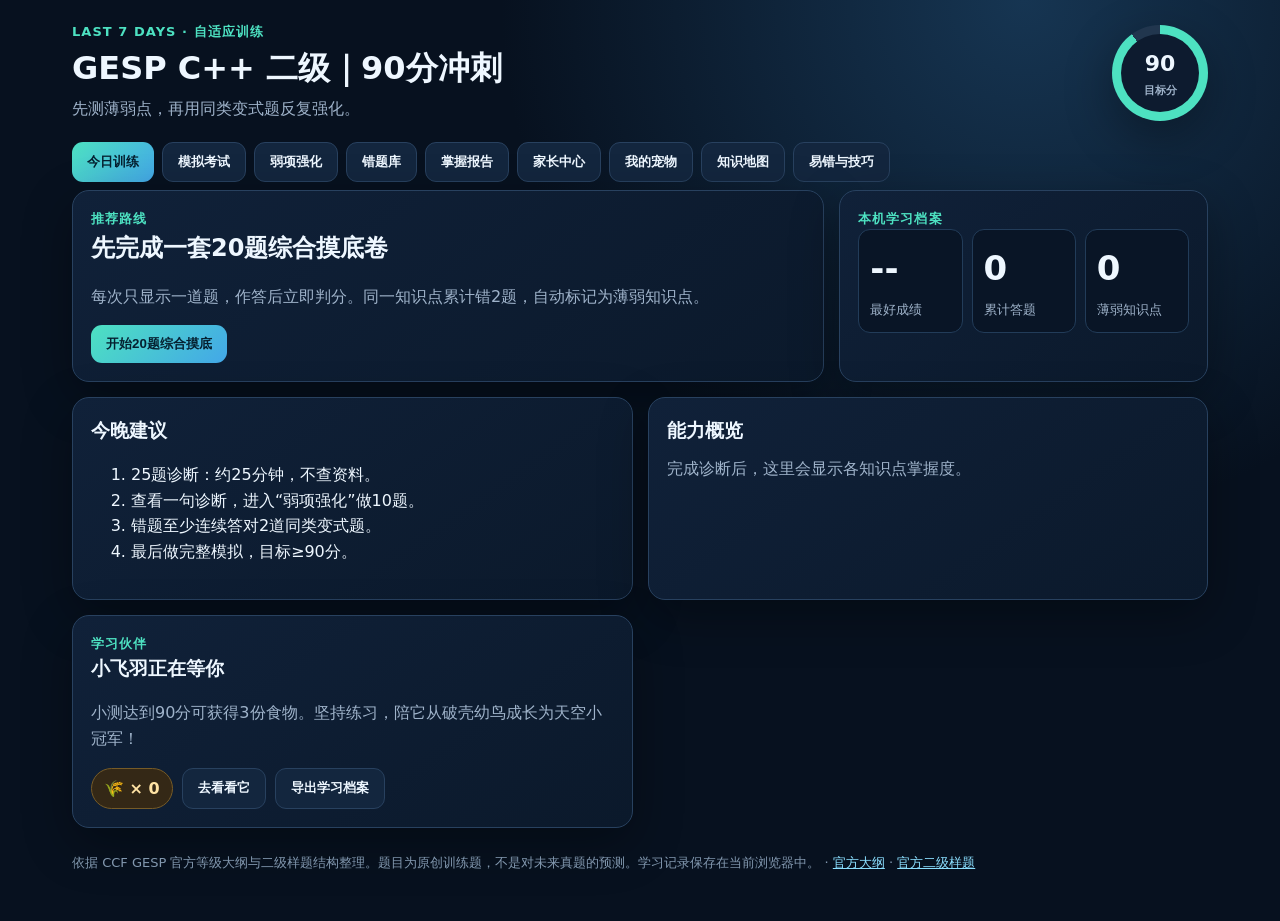
<file: gesp2/index.html>
<!doctype html>
<html lang="zh-CN">
<head>
  <meta charset="utf-8"><meta name="viewport" content="width=device-width,initial-scale=1">
  <title>GESP C++ 二级 · 90分冲刺系统</title>
  <meta name="description" content="GESP C++二级自适应模拟考试、知识诊断与错题强化">
  <style>
    :root{--bg:#07111f;--panel:#0d1b2f;--panel2:#12243d;--line:#28415f;--text:#eef7ff;--muted:#9fb3ca;--cyan:#4de1c1;--blue:#62a8ff;--amber:#ffc96b;--red:#ff7d8c;--green:#5ce09d;--shadow:0 16px 50px #0005}*{box-sizing:border-box}body{margin:0;background:radial-gradient(circle at 80% 0,#163552 0,transparent 38%),var(--bg);color:var(--text);font:16px/1.6 system-ui,-apple-system,"Microsoft YaHei",sans-serif}.shell{max-width:1180px;margin:auto;padding:22px}.top{display:flex;justify-content:space-between;gap:16px;align-items:center;margin-bottom:18px}.brand h1{font-size:clamp(21px,3vw,32px);margin:0}.brand p{margin:2px 0;color:var(--muted)}.target{width:96px;height:96px;border-radius:50%;display:grid;place-items:center;background:conic-gradient(var(--cyan) 90%,#21364e 0);position:relative;box-shadow:var(--shadow)}.target:after{content:"";position:absolute;inset:9px;border-radius:50%;background:var(--panel)}.target span{z-index:1;text-align:center;font-weight:800;font-size:22px}.target small{font-size:11px;display:block;color:var(--muted)}nav{display:flex;gap:8px;overflow:auto;padding-bottom:8px}.tab,button{border:1px solid var(--line);background:#13263e;color:var(--text);border-radius:11px;padding:10px 15px;cursor:pointer;font-weight:700}.tab.active,button.primary{background:linear-gradient(135deg,var(--cyan),#43a7e8);color:#052030;border:0}.view{display:none}.view.active{display:block}.grid{display:grid;grid-template-columns:repeat(12,1fr);gap:15px}.card{background:linear-gradient(145deg,#102139,#0b192b);border:1px solid var(--line);border-radius:17px;padding:18px;box-shadow:var(--shadow)}.span8{grid-column:span 8}.span4{grid-column:span 4}.span6{grid-column:span 6}h2,h3{margin:0 0 10px}.eyebrow{color:var(--cyan);font-size:13px;font-weight:800;letter-spacing:.08em}.big{font-size:34px;font-weight:850}.muted{color:var(--muted)}.actions{display:flex;gap:9px;flex-wrap:wrap}.statrow{display:grid;grid-template-columns:repeat(3,1fr);gap:9px}.stat{background:#091526;border:1px solid #223c59;border-radius:12px;padding:11px}.bar{height:9px;background:#1d324b;border-radius:20px;overflow:hidden}.bar i{display:block;height:100%;background:linear-gradient(90deg,var(--cyan),var(--blue));border-radius:20px}.topic{padding:10px 0;border-bottom:1px solid #203750}.topic:last-child{border:0}.topichead{display:flex;justify-content:space-between}.tag{font-size:12px;padding:3px 8px;border-radius:20px;background:#1d3a50;color:#bcecff}.warn{background:#4a3420;color:#ffe2a7}.danger{background:#4a2430;color:#ffb7c1}.question{font-size:19px;font-weight:700;margin:16px 0;white-space:pre-wrap}.code{font:15px/1.65 ui-monospace,SFMono-Regular,Consolas,monospace;background:#06101d;border:1px solid #27415d;padding:13px;border-radius:12px;white-space:pre-wrap;margin-top:10px}.options{display:grid;gap:9px}.option{display:flex;gap:10px;text-align:left;width:100%;background:#0a192b;border:1px solid #29435e;font-weight:500}.option:hover{border-color:var(--blue)}.option.selected{border:2px solid var(--cyan);background:#113849}.option.correct{border-color:var(--green);background:#103929}.option.wrong{border-color:var(--red);background:#3e1c28}.letter{width:25px;height:25px;display:grid;place-items:center;border-radius:7px;background:#203b56;flex:none}.examtop{display:flex;justify-content:space-between;align-items:center}.timer{font:800 22px ui-monospace;color:var(--amber)}.qnav{display:grid;grid-template-columns:repeat(10,1fr);gap:6px}.qdot{padding:6px;border-radius:7px}.qdot.done{background:#235c5d}.feedback{margin-top:12px;padding:12px;border-left:4px solid var(--cyan);background:#0b2232;border-radius:8px}.hidden{display:none!important}.mistake{padding:14px;border:1px solid #3d526b;border-radius:12px;margin:10px 0}.tips li{margin:7px 0}.footer{color:#8298af;font-size:13px;margin:25px 0}.switch{display:flex;gap:8px;align-items:center}select{background:#0c1b2d;color:white;border:1px solid var(--line);padding:9px;border-radius:10px}@media(max-width:780px){.span8,.span4,.span6{grid-column:1/-1}.top{align-items:flex-start}.target{width:78px;height:78px}.statrow{grid-template-columns:1fr}.qnav{grid-template-columns:repeat(8,1fr)}.shell{padding:13px}.card{padding:14px}}
    .pet-stage{min-height:285px;display:grid;place-items:center;text-align:center;background:radial-gradient(circle at 50% 35%,#32688c 0,#102e48 42%,#0b192b 72%);border:1px solid var(--line);border-radius:18px;overflow:hidden;position:relative}.pet-stage:before{content:"☁️　　　☁️";position:absolute;top:28px;left:-15%;width:130%;font-size:34px;opacity:.75;animation:clouds 12s linear infinite}.pet-stage.turtle-home{background:radial-gradient(circle at 50% 35%,#387c73 0,#174943 45%,#0b2528 75%)}.pet-stage.turtle-home:before{content:"🌿　　　🌱";top:auto;bottom:24px}.pet{font-size:100px;display:block;position:relative;z-index:2;filter:drop-shadow(0 13px 12px #0006);animation:birdFly 3.2s ease-in-out infinite;transform-origin:center}.pet.turtle{animation:turtleWalk 3.8s ease-in-out infinite}.pet.happy{animation:birdCelebrate 1.8s ease-in-out 1}.pet.turtle.happy{animation:turtleCelebrate 1.5s ease-in-out 1}.pet-picker{display:grid;grid-template-columns:1fr 1fr;gap:8px;margin-bottom:14px}.pet-picker button.active{background:linear-gradient(135deg,var(--cyan),#43a7e8);color:#052030;border:0}.pet-name-row{display:flex;gap:8px;margin:13px 0}.pet-name-row input{min-width:0;flex:1;background:#081728;color:var(--text);border:1px solid var(--line);border-radius:10px;padding:10px 12px;font-size:16px}.name-note{min-height:24px;color:var(--cyan);font-size:14px}.food-count{display:inline-flex;gap:7px;align-items:center;background:#342816;border:1px solid #765b27;color:#ffe3a4;padding:7px 12px;border-radius:999px;font-weight:800}.pet-meter{max-width:420px;margin:12px auto}.unlock{display:grid;grid-template-columns:repeat(5,1fr);gap:8px;margin-top:14px}.unlock div{padding:10px 4px;background:#091526;border:1px solid #243d59;border-radius:11px;text-align:center}.unlock .open{border-color:var(--cyan);background:#103532}.reward{color:var(--amber);font-weight:800}@keyframes birdFly{0%,100%{transform:translate(-26px,8px) rotate(-4deg)}35%{transform:translate(12px,-22px) rotate(5deg)}70%{transform:translate(30px,-4px) rotate(-2deg)}}@keyframes birdCelebrate{0%{transform:translate(0,0)}25%{transform:translate(105px,-55px) rotate(12deg)}50%{transform:translate(0,-90px) rotate(-8deg)}75%{transform:translate(-105px,-45px) rotate(10deg)}100%{transform:translate(0,0)}}@keyframes turtleWalk{0%,100%{transform:translateX(-24px) rotate(-2deg)}50%{transform:translateX(24px) rotate(2deg)}}@keyframes turtleCelebrate{30%{transform:translateY(-25px) rotate(-12deg)}60%{transform:translateY(-8px) rotate(12deg)}}@keyframes clouds{from{transform:translateX(-8%)}to{transform:translateX(8%)}}@media(max-width:780px){.unlock{grid-template-columns:repeat(2,1fr)}}
  </style><style>
    .pet-stage{cursor:pointer;user-select:none}.pet-bubble{position:relative;z-index:3;max-width:290px;min-height:36px;margin:0 auto 7px;padding:6px 13px;border-radius:18px;background:#eefcff;color:#0a5a6b;font-weight:800;box-shadow:0 6px 18px #0003}.pet-actions{position:relative;z-index:3;justify-content:center;margin-top:12px}.pet.react{animation:petInteract .65s ease 2!important}.pet-stage:after{content:'点击宠物和它打招呼';position:absolute;right:12px;bottom:9px;font-size:13px;color:#c8e9f5;background:#071522cc;padding:4px 10px;border-radius:18px}@keyframes petInteract{0%,100%{transform:scale(1)}30%{transform:scale(1.23) rotate(-10deg) translateY(-12px)}70%{transform:scale(1.12) rotate(10deg) translateY(-5px)}}
  </style>
<style>
.pet.sprite-bird{background-image:url('assets/pet-bird-clean.webp')!important}
.pet.sprite-turtle{background-image:url('assets/pet-turtle-clean.webp')!important}
</style></head>
<body><main class="shell">
<style>.pet.sprite-bird,.pet.sprite-turtle{display:block;width:168px;height:224px;margin:0 auto;background-repeat:no-repeat;background-size:400% 100%;font-size:0;transform-origin:50% 90%;will-change:transform,background-position}.pet.sprite-bird{background-image:url([data-uri]);animation:birdFrames 1.6s steps(1,end) infinite,birdPath 6s ease-in-out infinite}.pet.sprite-turtle{background-image:url([data-uri]);animation:turtleFrames 3.2s steps(1,end) infinite,turtlePath 7s ease-in-out infinite}.pet.sprite-bird.react{animation:birdCelebrateFrames .75s steps(1,end) 3,birdBounce .75s ease-in-out 3!important}.pet.sprite-turtle.react{animation:turtleCelebrateFrames .9s steps(1,end) 3,turtleBounce .9s ease-in-out 3!important}@keyframes birdFrames{0%,24.9%{background-position:0 0}25%,49.9%{background-position:33.333% 0}50%,74.9%{background-position:66.666% 0}75%,100%{background-position:33.333% 0}}@keyframes birdPath{0%,100%{transform:translate(-38px,5px) rotate(-2deg)}45%{transform:translate(34px,-25px) rotate(2deg)}55%{transform:translate(34px,-25px) rotate(2deg)}}@keyframes turtleFrames{0%,29.9%{background-position:0 0}30%,59.9%{background-position:33.333% 0}60%,84.9%{background-position:66.666% 0}85%,100%{background-position:0 0}}@keyframes turtlePath{0%,100%{transform:translateX(-30px)}46%,54%{transform:translateX(30px)}}@keyframes birdCelebrateFrames{0%,32.9%{background-position:33.333% 0}33%,65.9%{background-position:66.666% 0}66%,100%{background-position:100% 0}}@keyframes turtleCelebrateFrames{0%,32.9%{background-position:66.666% 0}33%,65.9%{background-position:100% 0}66%,100%{background-position:0 0}}@keyframes birdBounce{0%,100%{transform:translateY(0) scale(1)}50%{transform:translateY(-20px) scale(1.06)}}@keyframes turtleBounce{0%,100%{transform:translateY(0) rotate(0)}50%{transform:translateY(-8px) rotate(3deg)}}@media(max-width:520px){.pet.sprite-bird,.pet.sprite-turtle{width:144px;height:192px}}</style>
  <header class="top"><div class="brand"><div class="eyebrow">LAST 7 DAYS · 自适应训练</div><h1>GESP C++ 二级｜90分冲刺</h1><p>先测薄弱点，再用同类变式题反复强化。</p></div><div class="target"><span>90<small>目标分</small></span></div></header>
  <nav><button class="tab active" data-view="home">今日训练</button><button class="tab" data-view="exam">模拟考试</button><button class="tab" data-view="drill">弱项强化</button><button class="tab" data-view="mistakes">错题库</button><button class="tab" data-view="report">掌握报告</button><button class="tab" data-view="parent">家长中心</button><button class="tab" data-view="pet">我的宠物</button><button class="tab" data-view="map">知识地图</button><button class="tab" data-view="tips">易错与技巧</button></nav>
  <section id="home" class="view active"><div class="grid">
    <div class="card span8"><div class="eyebrow">推荐路线</div><h2 id="homeTitle">先完成一套20题综合摸底卷</h2><p id="homeAdvice" class="muted">每次只显示一道题，作答后立即判分。同一知识点累计错2题，自动标记为薄弱知识点。</p><div class="actions"><button class="primary" onclick="startExam('full')">开始20题综合摸底</button></div></div>
    <div class="card span4"><div class="eyebrow">本机学习档案</div><div class="statrow"><div class="stat"><div id="best" class="big">--</div><small class="muted">最好成绩</small></div><div class="stat"><div id="answered" class="big">0</div><small class="muted">累计答题</small></div><div class="stat"><div id="weakCount" class="big">--</div><small class="muted">薄弱知识点</small></div></div></div>
    <div class="card span6"><h3>今晚建议</h3><ol><li>25题诊断：约25分钟，不查资料。</li><li>查看一句诊断，进入“弱项强化”做10题。</li><li>错题至少连续答对2道同类变式题。</li><li>最后做完整模拟，目标≥90分。</li></ol></div>
    <div class="card span6"><h3>能力概览</h3><div id="miniTopics" class="muted">完成诊断后，这里会显示各知识点掌握度。</div></div>
    <div class="card span6"><div class="eyebrow">学习伙伴</div><h3>小飞羽正在等你</h3><p class="muted">小测达到90分可获得3份食物。坚持练习，陪它从破壳幼鸟成长为天空小冠军！</p><div class="actions"><span id="homeFood" class="food-count">🌾 × 0</span><button onclick="switchView('pet');renderPet()">去看看它</button><button onclick="downloadBackup()">导出学习档案</button></div></div>
  </div></section>
  <section id="exam" class="view"><div id="examIntro" class="card"><div class="eyebrow">20题 · 100分</div><h2>综合模拟</h2><p class="muted">包含单选题、阅读程序题和程序填空题，不使用判断题。每题5分，达到90分视为达标。</p><div class="actions"><button class="primary" onclick="startExam('full')">开始综合模拟</button></div></div><div id="examBox" class="card hidden"></div></section>
  <section id="drill" class="view"><div class="card"><div class="examtop"><div><div class="eyebrow">ADAPTIVE DRILL</div><h2>弱项强化</h2></div><select id="topicSelect" onchange="renderDrillIntro()"></select></div><div id="drillBox"></div></div></section>
  <section id="mistakes" class="view"><div class="card"><div class="eyebrow">MISTAKE REVIEW</div><h2>我的错题库</h2><p class="muted">保留每次错题、当时的错误答案和正确答案。点击“举一反三”，连续答对3道同类题才算掌握。</p><div id="mistakeStats" class="statrow"></div><div id="mistakePractice"></div><div id="mistakeList"></div></div></section>
  <section id="report" class="view"><div class="card"><div class="examtop"><div><div class="eyebrow">MASTERY REPORT</div><h2>知识点掌握报告</h2></div><div class="actions"><button onclick="downloadReport('csv')">下载CSV</button><button class="primary" onclick="downloadReport('html')">下载可打印报告</button></div></div><p class="muted">报告根据本浏览器中的全部答题、错题和举一反三记录实时生成。</p><div id="reportSummary" class="statrow"></div><div id="reportTable" style="overflow:auto"></div></div></section>
  <section id="parent" class="view"><div id="parentLogin" class="card"><div class="eyebrow">PARENT ADMIN</div><h2>家长管理员登录</h2><p class="muted">家长可以导入孩子导出的学习档案，查看准确率、薄弱知识点、错题数量和宠物成长进度。孩子端无需登录。</p><div class="actions"><input id="parentPinInput" type="password" inputmode="numeric" maxlength="8" placeholder="请输入管理员口令" style="padding:10px;border-radius:10px;border:1px solid var(--line);background:#0c1b2d;color:white"><button class="primary" onclick="loginParent()">登录家长中心</button></div><p id="parentLoginNote" class="muted"></p><p class="muted">首次使用默认口令：1234。登录后可修改。</p></div><div id="parentDashboard" class="hidden"><div class="grid"><div class="card span8"><div class="eyebrow">PARENT DASHBOARD</div><div class="examtop"><div><h2>孩子学习进展</h2><p id="parentDataNote" class="muted">当前显示本设备中的学习档案。</p></div><button onclick="logoutParent()">退出家长模式</button></div><div id="parentSummary" class="statrow"></div><div id="parentTable" style="overflow:auto"></div></div><div class="card span4"><h3>档案同步</h3><p class="muted">孩子在自己的设备完成练习后，点击“导出学习档案”，将 JSON 文件发给家长。家长登录后在这里导入即可查看最新进展。</p><input id="childBackupInput" type="file" accept=".json" onchange="importChildBackup(event)"><p id="parentImportNote" class="muted"></p><div class="actions" style="margin-top:12px"><button onclick="downloadBackup()">导出当前档案</button><button onclick="changeAdminPin()">修改管理员口令</button></div></div></div></div></section>
  <section id="pet" class="view"><div class="pet-picker"><button id="pickBird" onclick="choosePet('bird')">🐦 培养小飞羽</button><button id="pickTurtle" onclick="choosePet('turtle')">🐢 培养小慢慢</button></div><div class="grid"><div class="card span8"><div id="petStage" class="pet-stage" onclick="petInteract('hello')"><div><div id="petBubble" class="pet-bubble">准备好一起挑战C++了吗？</div><span id="petEmoji" class="pet">🐣</span><h2 id="petName">小飞羽</h2><div id="petMood" class="muted">选择宠物，开启长期养成。</div><div class="actions pet-actions"><button onclick="event.stopPropagation();petInteract('touch')">摸摸它</button><button onclick="event.stopPropagation();petInteract('play')">一起玩</button></div></div></div></div><div class="card span4"><div class="eyebrow">MY STUDY PETS</div><h2>给宠物起名字</h2><div class="pet-name-row"><input id="petNameInput" maxlength="8" placeholder="输入1—8个字"><button onclick="savePetName()">保存名字</button></div><div id="nameNote" class="name-note"></div><div id="foodCount" class="food-count">🌾 × 0</div><div class="pet-meter"><div class="topichead"><span>当前宠物成长值</span><b id="petXp">0 / 5</b></div><div class="bar"><i id="petBar" style="width:0%"></i></div></div><button class="primary" id="feedBtn" onclick="feedPet()">投喂1份食物</button><p class="muted">小鸟和乌龟可以分别命名，名字与成长记录都会自动保存。</p></div><div class="card" style="grid-column:1/-1"><h3 id="albumTitle">小飞羽成长图鉴</h3><div class="unlock" id="petUnlocks"></div></div></div></section>
  <section id="map" class="view"><div class="grid" id="mapGrid"></div></section>
  <section id="tips" class="view"><div class="grid"><div class="card span6 tips"><h2>高频易错点</h2><ul><li><b>整数除法：</b><code>7/2</code> 得3；至少一个操作数为浮点数才得3.5。</li><li><b>自增：</b><code>i++</code> 先使用后加；<code>++i</code> 先加后使用。复杂表达式尽量拆开。</li><li><b>逻辑优先级：</b><code>!</code> 高于 <code>&&</code>，高于 <code>||</code>；拿不准就加括号。</li><li><b>循环边界：</b><code>i&lt;n</code> 与 <code>i&lt;=n</code> 相差一次；手算首、末、次数。</li><li><b>死循环：</b>检查循环变量是否真的向终止条件靠近。</li><li><b>嵌套循环：</b>总次数不是简单相加；内层每次都会重新执行。</li><li><b>字符与数字：</b><code>'7'</code>不是整数7；转数字用<code>'7'-'0'</code>。</li><li><b>类型转换：</b>强转只作用于指定表达式；先乘再除可减少整除截断。</li><li><b>数学函数：</b><code>ceil</code>向上取整，<code>floor</code>向下取整；负数尤其易错。</li><li><b>分支覆盖：</b>多个独立<code>if</code>可能同时执行；互斥情况用<code>if/else if/else</code>。</li></ul></div><div class="card span6 tips"><h2>客观题稳分技巧</h2><ol><li>先圈出题目问的是“正确”还是“不正确”。</li><li>代码题建变量表，一行一行写值，不凭感觉跳步。</li><li>循环先算执行次数，再算每次变化；嵌套循环画两列。</li><li>遇到ASCII，牢牢记住数字、大写、小写各自连续，<code>'0'=48</code>。</li><li>判断题出现“总是、一定、任何”时，主动找反例。</li><li>不会的先标记，客观题每题最多停留约1.5分钟。</li></ol><h3>编程题拿分清单</h3><p class="muted">读输入输出 → 手算样例 → 写边界 → 选合适类型 → 完成后测最小值、最大值、临界值。先写能得部分分的正确循环，不要空题。</p></div></div></section>
  <footer class="footer">依据 CCF GESP 官方等级大纲与二级样题结构整理。题目为原创训练题，不是对未来真题的预测。学习记录保存在当前浏览器中。 · <a style="color:#8bdfff" href="https://gesp.ccf.org.cn/101/1008/10012.html" target="_blank">官方大纲</a> · <a style="color:#8bdfff" href="https://gesp.ccf.org.cn/101/1011/10058.html" target="_blank">官方二级样题</a></footer>
</main><script>
const topics={k1:'变量、数据类型与运算符',k2:'if与多分支判断',k3:'for循环与边界步长',k4:'while循环与死循环',k5:'嵌套循环',k6:'字符串基础操作',k7:'数组基础',k8:'阅读程序写结果',k9:'程序填空',k10:'累加、计数与最值',k11:'ASCII码与字符运算',k12:'随机函数 rand 与 srand',k13:'IP地址与域名基础',k14:'网络拓扑结构',k15:'变量初始化与关键字',k16:'数学函数与浮点数比较',k17:'计算机与编程基础常识',k18:'break、continue与循环控制'};
const bank=[
['base','单选','1KB通常等于多少字节？',['1000','1024','8','2048'],1,'计算机存储容量通常按2的幂换算，1KB=1024B。'],
['base','判断','编译器可以把C++源程序转换成计算机可执行的程序。',['正确','错误'],0,'C++通常先编译，再运行生成的可执行程序。'],
['base','单选','下列哪一个最适合表示“有或无”两种状态？',['int','double','bool','char'],2,'bool只有true和false，最贴合二值状态。'],
['base','判断','局域网中的两台计算机必须连接互联网才能互相通信。',['正确','错误'],1,'局域网内部通信不必经过互联网。'],
['flow','单选','流程图中，菱形通常表示什么？',['开始/结束','输入输出','判断','处理'],2,'菱形表示条件判断与分支。'],
['flow','判断','顺序、分支和循环是程序的三种基本控制结构。',['正确','错误'],0,'这是结构化程序设计的三种基本结构。'],
['flow','单选','流程图中表示开始或结束的图形通常是？',['椭圆','矩形','平行四边形','菱形'],0,'椭圆（终止框）通常表示开始/结束。'],
['ascii','单选',"表达式 '8'-'0' 的值是？",['字符8','8','56','48'],1,"数字字符编码连续，所以'8'-'0'=8。"],
['ascii','判断',"在ASCII编码中，'B'的编码比'A'大1。",['正确','错误'],0,'英文字母编码连续。'],
['ascii','单选',"若 char c='a'; 执行 c=c-32; 则c为？",['A','a','32','编译错误'],0,'ASCII中小写字母比对应大写字母大32。'],
['ascii','单选',"下列表达式能判断c是数字字符的是？",["c>=0 && c<=9","c>='0' && c<='9'","c=='0'||'9'","0<=c<=9"],1,'字符范围要与字符常量比较，且两边条件用&&连接。'],
['type','单选','C++中 7/2 的结果是？',['3','3.5','4','2'],0,'两个操作数均为整数，结果执行整数除法并截去小数。'],
['type','单选','C++中 7/2.0 的结果是？',['3','3.0','3.5','4'],2,'2.0是浮点数，进行浮点除法。'],
['type','判断','将3.9赋值给int变量，通常得到3。',['正确','错误'],0,'浮点转整数会截去小数部分，不是四舍五入。'],
['type','单选','表达式 (double)(5/2) 的值是？',['2.5','2.0','3.0','1.0'],1,'括号内先做整数除法得2，再转换为double得2.0。'],
['op','单选','若 int a=5; int b=a++; 执行后a和b分别是？',['5,5','6,6','6,5','5,6'],2,'后置++先把原值用于赋值，再把a加1。'],
['op','单选','表达式 3+4*2 的值是？',['14','11','10','7'],1,'乘法优先于加法。'],
['op','单选','17%5 的值是？',['2','3','3.4','0'],0,'%求整数除法的余数。'],
['op','判断','表达式 !(3>2 && 2>1) 的值为true。',['正确','错误'],1,'括号内为true，取反后为false。'],
['op','单选','若a=2,b=3，表达式 a>b || ++a==3 的值及a最终值是？',['true,2','true,3','false,3','false,2'],1,'左侧为false，需计算右侧；++a后为3，比较成立。'],
['branch','单选','代码输出什么？\nint x=8;\nif(x>5) cout<<"A";\nif(x>7) cout<<"B";\nelse cout<<"C";',['A','AB','AC','ABC'],1,'两个if独立；第一个输出A，第二个条件成立输出B。'],
['branch','单选','若成绩score=85，下列分支输出？\nif(score>=90) cout<<"A";\nelse if(score>=80) cout<<"B";\nelse cout<<"C";',['A','B','C','AB'],1,'第一个不成立，第二个成立，输出B。'],
['branch','判断','在if-else if-else结构中，最多只有一个分支被执行。',['正确','错误'],0,'一旦某个条件成立，后续分支不再执行。'],
['branch','单选','能正确判断年份y为闰年的条件是？',['y%4==0','y%400==0 || (y%4==0 && y%100!=0)','y%100!=0','y%4==0 && y%400==0'],1,'整百年须被400整除；非整百年被4整除。'],
['loop','单选','代码输出多少？\nint s=0;\nfor(int i=1;i<=4;i++) s+=i;\ncout<<s;',['6','10','15','4'],1,'累加1+2+3+4=10。'],
['loop','单选','以下循环执行多少次？\nfor(int i=0;i<10;i+=3) cout<<i;',['3','4','5','10'],1,'i依次为0、3、6、9，共4次。'],
['loop','单选','代码输出多少个星号？\nfor(int i=1;i<=3;i++)\n for(int j=1;j<=i;j++) cout<<"*";',['3','6','9','5'],1,'内层次数为1、2、3，总计6次。'],
['loop','判断','while循环的循环体可能一次也不执行。',['正确','错误'],0,'while先判断条件，初始条件为假时执行0次。'],
['loop','单选','代码结束后n是多少？\nint n=20;\nwhile(n>3) n/=2;',['2','3','4','5'],0,'20→10→5→2，此时条件不成立。'],
['loop','单选','下列哪段最可能导致死循环？',['for(int i=0;i<5;i++)','int i=0; while(i<5){i++;}','int i=0; while(i<5){cout<<i;}','for(int i=5;i>0;i--)'],2,'i始终不变，条件一直为真。'],
['loop','单选','代码输出多少？\nint c=0;\nfor(int i=1;i<=3;i++)\n for(int j=1;j<=2;j++) c++;\ncout<<c;',['5','6','8','9'],1,'外层3次，每次内层2次，共6次。'],
['math','单选','sqrt(81) 的值是？',['8','9','40.5','6561'],1,'sqrt求平方根。'],
['math','单选','ceil(3.2) 的值是？',['3','4','3.2','2'],1,'ceil向正无穷方向取整。'],
['math','单选','floor(-2.3) 的值是？',['-2','-3','2','3'],1,'floor向负无穷方向取整，因此为-3。'],
['math','判断','fabs(-4.5) 的值是4.5。',['正确','错误'],0,'fabs求浮点数的绝对值。'],
['math','单选','pow(2,5) 的值是？',['10','25','32','64'],2,'pow(a,b)计算a的b次幂。'],
['logic','单选','代码输出什么？\nint a=1,b=2;\nif(a+b>2 && b-a==1) cout<<"Y"; else cout<<"N";',['Y','N','YN','无输出'],0,'两个条件都为真，输出Y。'],
['logic','判断','条件 0<=x<=10 在C++中能正确判断x位于0到10之间。',['正确','错误'],1,'C++会先计算0<=x得到0或1，再与10比较，几乎总为真；应写x>=0&&x<=10。'],
['logic','单选','若x=6，表达式 x%2==0 && x%3==0 的值是？',['true','false','6','0'],0,'6同时能被2和3整除。'],
['logic','单选','输出结果？\nint s=0;\nfor(int i=1;i<=5;i++) if(i%2==0) s+=i;\ncout<<s;',['5','6','9','15'],1,'偶数2和4相加得6。'],
['type','单选','若 int a=5,b=2; double c=a/b; 则c是？',['2.5','2.0','3.0','编译错误'],1,'赋值前a/b已经完成整数除法，得2，再转为2.0。'],
['op','单选','若 int x=4; x+=3*2; 则x为？',['10','14','12','7'],0,'x+=6，相当于x=x+6。'],
['branch','单选','输入x=-1，代码输出？\nif(x>0) cout<<1;\nelse if(x==0) cout<<0;\nelse cout<<-1;',['1','0','-1','无输出'],2,'负数进入最后的else。'],
['loop','单选','代码输出多少？\nint s=0;\nfor(int i=1;i<=3;i++)\n for(int j=1;j<=3;j++) if(i==j) s++;\ncout<<s;',['3','6','9','1'],0,'只有(1,1)(2,2)(3,3)满足，共3次。'],
['ascii','判断',"char变量既可以保存字符，也可参与整数运算。",['正确','错误'],0,'字符底层以整数编码保存，可参与算术运算。'],
['math','单选','ceil(-1.8) 的值是？',['-2','-1','1','2'],1,'向上取整是取不小于该数的最小整数，即-1。'],
['logic','单选','下列哪个条件表示“x不在[1,10]内”？',['x<1 && x>10','x<1 || x>10','x>=1 || x<=10','!(x<1 || x>10)'],1,'区间外是小于左端点或大于右端点。'],
['loop','单选','for(int i=5;i>=1;i--)依次访问哪些值？',['5,4,3,2,1','5,4,3,2','1,2,3,4,5','无限循环'],0,'从5开始，包含1，然后减到0退出。'],
['op','判断','&&的优先级高于||。',['正确','错误'],0,'常见逻辑优先级为!、&&、||。'],
['branch','单选','若a=3,b=7，输出较大值的正确语句是？',['if(a>b) cout<<b; else cout<<a;','if(a>b) cout<<a; else cout<<b;','if(a=b) cout<<a;','cout<<a+b;'],1,'a>b时输出a，否则输出b。']
];
// 变式题生成器：在核心题之外补充72道不同数值与边界的原创训练题。
for(let n=4;n<=12;n++){
  let sum=n*(n+1)/2;
  bank.push(['loop','单选',`代码输出多少？\nint s=0; for(int i=1;i<=${n};i++) s+=i;`,[String(sum-1),String(sum),String(sum+n),String(n)],1,`这是1到${n}的累加，结果为${sum}。`]);
  let a=n*3+2,b=n;
  bank.push(['type','单选',`C++整数表达式 ${a}/${b} 的结果是？`,[String(a/b),String(Math.floor(a/b)),String(Math.ceil(a/b)),String(a%b)],1,'两个操作数均为整数，小数部分会被截去。']);
  bank.push(['op','单选',`${a}%${b} 的值是？`,[String(Math.floor(a/b)),String(a%b),String(b),String(a)],1,'%计算整数除法的余数。']);
  let start=n%3,step=n%4+2,limit=n+12,count=Math.ceil((limit-start)/step);
  bank.push(['loop','单选',`循环执行多少次？\nfor(int i=${start};i<${limit};i+=${step}) cout<<i;`,[String(count-1),String(count),String(count+1),String(limit)],1,`i从${start}开始，每次增加${step}，在小于${limit}时执行，共${count}次。`]);
  let rows=n%4+2,cols=n%3+2,total=rows*cols;
  bank.push(['loop','单选',`两层循环中c最终是多少？\nint c=0;\nfor(int i=0;i<${rows};i++)\n for(int j=0;j<${cols};j++) c++;`,[String(rows+cols),String(total),String(total-1),String(rows)],1,`外层${rows}次，每次内层${cols}次，总计${total}次。`]);
  let ch=String(n%10);
  bank.push(['ascii','单选',`字符表达式 '${ch}'-'0' 的值是？`,[ch,String(ch.charCodeAt(0)),String(Number(ch)+1),'0'],0,'数字字符编码连续，减去字符0即可得到对应整数。']);
  let x=n-7;
  bank.push(['logic','判断',`若x=${x}，条件 x>=0 && x<=10 的值为true。`,['正确','错误'],x>=0&&x<=10?0:1,`把${x}代入两个条件，&&要求两边同时成立。`]);
  let val=n/2+.25;
  bank.push(['math','单选',`ceil(${val}) 的值是？`,[String(Math.floor(val)),String(Math.ceil(val)),String(val),String(Math.ceil(val)+1)],1,'ceil向正无穷方向取整。']);
}
// 将原始素材归入十个最小知识点，并移除判断题。
const remap={base:'k1',type:'k1',op:'k1',math:'k1',branch:'k2',ascii:'k6',flow:'k8',logic:'k8'};
bank.forEach(q=>{if(q[0]==='loop'){q[0]=q[2].includes('while')?'k4':(q[2].includes('两层')||q[2].includes('内层')||q[2].includes('for(int j')?'k5':'k3')}else q[0]=remap[q[0]]||q[0];if(q[1]!=='判断'&&q[2].includes('\n'))q[1]='阅读程序题'});
for(let n=3;n<=10;n++){
 bank.push(['k7','阅读程序题',`int a[4]={${n},${n+1},${n+2},${n+3}};\ncout<<a[1]+a[3];`,[String(2*n+3),String(2*n+4),String(2*n+5),String(n+4)],1,'数组下标从0开始，a[1]和a[3]分别是第2、4个元素。']);
 bank.push(['k9','程序填空题',`补全空格，使程序计算1到${n}的和：\nint s=0;\nfor(int i=1; i<=${n}; i++) ____;`,['s=i','s+=i','i+=s','s++'],1,'每轮把当前i累加到s中，应填写s+=i。']);
 bank.push(['k10','程序填空题',`补全空格，找出数组最大值：\nint a[4]={${n+2},${n},${n+5},${n+1}};\nint m=a[0];\nfor(int i=1;i<4;i++) if(a[i]>m) ____;`,['a[i]=m','m++','m=a[i]','m=a[0]'],2,'遇到更大的元素时，要把最大值m更新为a[i]。']);
 bank.push(['k6','单选题',`string s="code${n}"; s.size()的值是？`,[String(n),String(4),String(5),String(6)],2,'code有4个字符，再加1个数字字符，共5个字符。']);
}
for(let i=bank.length-1;i>=0;i--)if(bank[i][1]==='判断')bank.splice(i,1);
// 四个新专项：每题选项均人工核对，答案位置有变化，避免靠位置猜题。
bank.push(
['k11','单选题',"ASCII码中，字符'A'对应的十进制数是？",['65','97','48','32'],0,"常用ASCII码要记住：'A'=65，'a'=97，'0'=48。"],
['k11','单选题',"已知 char c='C'; 表达式 c-'A' 的值是？",['1','2','3','67'],1,'大写字母连续编码，C比A大2。'],
['k11','单选题',"若 char c='7'; 哪个表达式能得到整数7？",["c-'0'","c-0","c+'0'","c-'7'"],0,"数字字符减去字符'0'，才能得到对应整数。"],
['k11','单选题',"下列字符中，ASCII码最大的是？",["'Z'","'0'","'a'","'A'"],2,"数字、大写、小写依次排列；'a'=97，大于'Z'=90。"],
['k11','阅读程序题',"char c='d';\ncout << char(c-3);",['a','b','c','g'],0,'小写字母连续，d向前3个字符是a。'],
['k11','阅读程序题',"char c='5';\ncout << c-'0'+2;",['5','6','7','55'],2,"'5'-'0'=5，再加2得到7。"],
['k11','单选题',"判断字符c是小写英文字母的正确条件是？",["c>='a' && c<='z'","c>'a' && c<'z'","c>=97 || c<=122","'a'<=c<='z'"],0,'区间两端都要包含，并用&&连接两个比较。'],
['k11','程序填空题',"把小写字母c转换成对应大写字母，应填写：\nc = c ____;",["+ 32","- 32","- '0'","+ 'A'"],1,'ASCII中小写字母比对应大写字母大32。'],

['k12','单选题','使用 rand() 前，通常需要包含哪个头文件？',['<cstdlib>','<iostream>','<string>','<iomanip>'],0,'rand和srand声明在cstdlib中。'],
['k12','单选题','表达式 rand()%10 可能产生的整数范围是？',['0到9','1到10','0到10','1到9'],0,'对10取余，余数只能是0到9。'],
['k12','单选题','要生成1到6之间的随机整数，正确表达式是？',['rand()%6','rand()%6+1','rand()%7','rand()%5+1'],1,'rand()%6得到0到5，再加1得到1到6。'],
['k12','单选题','srand()的主要作用是什么？',['直接返回随机数','设置随机数种子','限制随机数上限','把随机数清零'],1,'srand设置种子，rand根据种子产生伪随机序列。'],
['k12','单选题','程序中只调用一次 srand(time(0))，通常应放在哪里？',['每次rand之前','循环内部','程序开始生成随机数之前','程序结束之后'],2,'种子通常只设置一次；反复快速设置可能得到相同种子。'],
['k12','阅读程序题','若某次 rand() 返回23，则 rand()%5 的结果是？',['2','3','4','5'],1,'23除以5的余数是3。'],
['k12','程序填空题','生成20到29之间的随机整数：\nint x = rand()%10 ____;', ['- 20','+ 10','+ 20','+ 29'],2,'rand()%10得到0到9，加20后是20到29。'],
['k12','单选题','使用 srand(time(0)) 时，time通常需要哪个头文件？',['<cmath>','<ctime>','<vector>','<algorithm>'],1,'time函数通常声明在ctime中。'],

['k13','单选题','IPv4地址由多少个二进制位组成？',['16位','32位','64位','128位'],1,'IPv4由32位组成，通常写成4段十进制数。'],
['k13','单选题','下列哪一个是格式正确的IPv4地址？',['192.168.1.8','192.168.1.256','10.0.0','172.16.-1.5'],0,'IPv4有4段，每段必须是0到255的整数。'],
['k13','单选题','IPv4地址的每一段十进制数允许的范围是？',['0到127','0到255','1到256','0到999'],1,'每段占8位，因此范围是0到255。'],
['k13','单选题','家庭路由器常见的私有IPv4地址是？',['192.168.1.1','8.8.8.8','1.1.1.1','255.255.255.255'],0,'192.168.x.x是常见私有地址范围。'],
['k13','单选题','IP地址在网络中的主要作用是？',['给设备提供网络标识','提高显示器分辨率','保存程序源代码','控制键盘输入'],0,'IP地址用来标识网络中的设备和位置。'],
['k13','单选题','关于IP地址与域名，下列说法正确的是？',['域名便于人记忆，可解析为IP地址','域名只能由数字组成','IP地址就是电脑密码','两者完全没有关系'],0,'DNS可以把便于记忆的域名解析为IP地址。'],
['k13','单选题','下列哪一个不是合法IPv4地址？',['10.10.10.10','0.0.0.0','223.5.5.5','192.168.300.1'],3,'最后一个地址含300，超过单段最大值255。'],
['k13','单选题','IPv6地址长度通常是多少位？',['32位','48位','64位','128位'],3,'IPv6使用128位地址空间。'],

['k14','单选题','所有设备都连接到一个中心设备，这种拓扑是？',['总线型','星型','环型','网状型'],1,'星型拓扑以交换机等中心设备为连接中心。'],
['k14','单选题','星型拓扑中，中心交换机损坏通常会怎样？',['整个网络可能无法通信','只影响一台电脑','网络速度一定变快','自动变成环型'],0,'中心设备是关键点，损坏可能影响整个网络。'],
['k14','单选题','设备首尾相连形成一个闭合圆环，属于哪种拓扑？',['树型','星型','环型','总线型'],2,'首尾相连形成闭合通路是环型拓扑。'],
['k14','单选题','多台设备共用一条主干通信线路，属于哪种拓扑？',['总线型','网状型','星型','树型'],0,'总线型拓扑的设备共享一条主干线路。'],
['k14','单选题','哪种拓扑通常具有较多备用路径、可靠性较高？',['网状型','总线型','单点连接','直线型'],0,'网状型存在多条连接路径，但成本也较高。'],
['k14','单选题','学校机房的电脑分别连接到交换机，最接近哪种拓扑？',['环型','星型','总线型','无拓扑'],1,'交换机位于中心，各电脑分别连接，属于星型。'],
['k14','单选题','树型拓扑可以看成哪种结构的分层扩展？',['星型','环型','总线型','点对点型'],0,'树型常由多个星型结构分层连接而成。'],
['k14','单选题','比较星型与网状型拓扑，下列说法正确的是？',['网状型通常线路更多、成本更高','星型不需要中心设备','网状型只有一条通信路径','两者结构完全相同'],0,'网状型为提供多路径需要更多连接，建设成本通常更高。']
);

bank.push(
['k15','单选题','以下哪个不是C++语言的关键字？',['return','max','else','case'],1,'return、else和case是关键字；max通常是函数名，不是关键字。'],
['k15','单选题','代码的输出结果是什么？\nint sum;\nfor(int i=1;i<=5;i++) sum+=i;\ncout<<sum;',['15','0','5','不确定的值'],3,'局部变量sum没有初始化，直接累加会使用不确定的初始值。'],
['k15','单选题','要正确计算1到10的和，变量s应怎样定义？',['int s;','int s=0;','double s;','char s=0;'],1,'累加器必须先初始化为0。'],
['k15','阅读程序题','int cnt=0;\nfor(int i=0;i<10;i++) cnt+=i;\ncout<<cnt;', ['45','55','10','不确定的值'],0,'cnt已初始化为0，累加0到9，结果为45。'],
['k15','单选题','下面哪种写法会让变量x一开始就等于0？',['int x;','int x==0;','int x=0;','x int=0;'],2,'定义变量时用一个等号赋初值：int x=0。'],
['k15','程序填空题','统计数组中正数的个数，应补充：\nint count ____;\nfor(int i=0;i<n;i++) if(a[i]>0) count++;',['= 0','= 1','+= 0','== 0'],0,'计数器从0开始，因此定义时应写count=0。'],
['k15','单选题','关于局部变量 int a;，下列说法正确的是？',['a一定等于0','a一定等于1','a的初始值不确定','a不能被赋值'],2,'未初始化的普通局部变量，其值是不确定的。'],
['k15','阅读程序题','int product=1;\nfor(int i=1;i<=4;i++) product*=i;\ncout<<product;', ['10','16','24','不确定的值'],2,'乘法累积器应从1开始，1×2×3×4=24。'],
['k15','单选题','计算最大值时，较稳妥的初始化方法是？',['int m=0;','int m=a[0];','int m;','int m=n;'],1,'数组可能全是负数，用第一个元素初始化最大值最稳妥。'],
['k15','单选题','下列哪一项是C++关键字？',['include','main','while','cout'],2,'while是循环关键字；其余都不是C++关键字。']
);

bank.push(
['k16','单选题','表达式 sqrt(49) 的值和结果类型通常是？',['7，int类型','7，double类型','49，double类型','7，bool类型'],1,'sqrt返回浮点类型，即使显示为7，结果通常也是double。'],
['k16','单选题','下列哪个表达式的结果不是整数8？',['abs(-8)','min(max(8,9),10)','int(8.88)','sqrt(64)'],1,'min(max(8,9),10)=min(9,10)=9；其余数值都是8。'],
['k16','单选题','若要判断两个float数a、b近似相等，较合适的是？',['a==b','a-b<0.000001','abs(a-b)<=0.000001','sqrt(a-b)==0'],2,'浮点数比较要看差的绝对值是否不超过允许误差。'],
['k16','单选题','表达式 int(sqrt(20)) 的值是？',['4','4.47','5','20'],0,'sqrt(20)约为4.47，转成int后截去小数得到4。'],
['k16','单选题','若 int a=10,b=25,c=18;，max(max(a,b),c) 的值是？',['10','18','25','53'],2,'先求max(10,25)=25，再与18比较，仍为25。'],
['k16','单选题','表达式 min(6, max(3,9)) 的值是？',['3','6','9','12'],1,'先算max(3,9)=9，再算min(6,9)=6。'],
['k16','单选题','fabs(-5.8) 的结果是？',['-5.8','5','5.8','6'],2,'fabs求浮点数绝对值，结果是5.8。'],
['k16','阅读程序题','double x=sqrt(81);\ncout<<(x==9);', ['0','1','9','81'],1,'sqrt(81)得到9.0，这里比较成立，布尔真输出1。'],
['k16','单选题','若 sqrt(a)==abs(a)，且a为实数，下列哪个值一定满足？',['-1','0','1和0都满足','所有正数'],2,'a=0时两边为0；a=1时两边为1，因此不只0满足。'],
['k16','单选题','判断正整数N是完全平方数，较可靠的表达式是？',['sqrt(N)==N','int(sqrt(N))*int(sqrt(N))==N','sqrt(N)*2==N','int(N)==sqrt(N)'],1,'先取平方根的整数部分，再平方与N比较。'],
['k16','程序填空题','补全代码，输出三个数中的最小值：\ncout << ____(a, min(b,c));',['abs','sqrt','max','min'],3,'先求b、c较小者，再与a取最小值。'],
['k16','单选题','使用sqrt、fabs等数学函数，通常应包含哪个头文件？',['<ctime>','<cmath>','<cstdlib>','<string>'],1,'sqrt和fabs等数学函数通常声明在cmath中。'],

['k11','单选题','关于ASCII码，下列说法正确的是？',['每个键盘按键都有唯一ASCII码','ASCII可以表示全世界所有文字','常用字符用数字编码表示','ASCII码由IPv6升级而来'],2,'ASCII用数值编码常用英文字符和控制字符，不能覆盖所有文字。'],
['k11','单选题',"已知'A'=65，则'M'的ASCII码是？",['75','76','77','78'],2,'M是从A开始的第13个字母，编码为65+12=77。'],
['k11','阅读程序题',"char a='1';\na=a+3;\ncout<<a;",['1','3','4','49'],2,"字符'1'的编码加3后对应字符'4'。"],
['k11','单选题',"若 int a=1，哪个表达式的值是字符'3'？",["a+2","a+'2'","'a'+2","char(a+'2')"],3,"1加字符'2'的编码得到字符'3'的编码，再转成char。"],
['k1','单选题','若int变量a的值为2，执行哪条语句后a仍为2？',['a=a+1;','a+1;','a++;','++a;'],1,'a+1只计算表达式，没有把结果赋回a。'],
['k1','单选题','下列哪条语句不符合C++语法？',['b=a+1;','b=a++;','b=a--;','b=a++;+'],3,'末尾多出的加号使表达式不完整，不符合语法。']
);

bank.push(
['k17','单选题','C++源程序通常需要经过什么步骤才能由计算机执行？',['编译并生成可执行程序','直接交给CPU','改成图片文件','连接互联网'],0,'CPU不能直接执行C++源代码，通常要先编译。'],
['k17','单选题','Dev-C++更准确的说法是？',['操作系统','编程开发环境','网络浏览器','计算机硬件'],1,'Dev-C++是帮助编写、编译和运行程序的开发环境，不是操作系统。'],
['k17','单选题','下列哪一个属于操作系统？',['Windows','C++','Dev-C++','GESP'],0,'Windows是操作系统；C++是语言，Dev-C++是开发环境。'],
['k17','单选题','在Windows中复制和粘贴通常依次使用？',['Ctrl+X、Ctrl+Z','Ctrl+C、Ctrl+V','Ctrl+S、Ctrl+P','Ctrl+A、Ctrl+F'],1,'Ctrl+C复制，Ctrl+V粘贴。'],
['k17','单选题','关于GESP编程能力等级认证，下列说法正确的是？',['考级内容与所选编程语言有关','任何语言各级内容完全相同','只考打字速度','必须联网才能考试'],0,'不同语言的语法和知识要求不同，考试内容与所选语言有关。'],
['k17','单选题','C++是一种什么类型的语言？',['高级程序设计语言','机器指令编号','操作系统名称','图片格式'],0,'C++是高级程序设计语言。'],
['k17','单选题','计算机内部存储和处理数据，最基本采用的是？',['二进制','八进制','十进制','十六进制'],0,'数字计算机底层使用0和1表示数据。'],
['k17','单选题','1GB通常等于多少MB？',['100MB','512MB','1024MB','2048MB'],2,'常见存储容量换算中1GB=1024MB。'],
['k17','单选题','下列哪项是输入设备？',['显示器','打印机','键盘','音箱'],2,'键盘把信息输入计算机，其余主要是输出设备。'],
['k17','单选题','程序出现语法错误时，通常首先由谁给出错误提示？',['编译器','鼠标','显示器外壳','路由器'],0,'编译器检查程序语法并报告编译错误。'],

['k1','单选题','把整数变量a的值改为3，正确语句是？',['a==3;','a=3;','3=a;','a:=3;'],1,'一个等号是赋值；两个等号用于比较是否相等。'],
['k1','单选题','bool(-1) 的结果是？',['false','true','-1','编译错误'],1,'数值转换为bool时，0为false，非0为true。'],
['k1','单选题','下列哪个定义能保存小数1.0？',['int a=1.0;','bool a=1.0;','double a=1.0;','char a=1.0;'],2,'double适合保存带小数的数值。'],
['k11','单选题',"判断字符a是小写字母，正确写法是？",["'a'<=a && a<='z'","'a'<=a<='z'","a>='A' && a<='Z'","a-'a'<='z'"],0,'C++中要把两个比较用&&连接，不能写连续比较。'],
['k11','阅读程序题',"char ch='A';\nfor(int i=0;i<4;i++) cout<<char(ch+i);",['ABCD','BCDE','AAAA','65 66 67 68'],0,'字符编码连续，每次输出A的编码加i对应的字符。']
);

bank.push(
['k18','阅读程序题','int i;\nfor(i=1;i<10;i++){\n  if(i%2) continue;\n  else break;\n}\ncout<<i;', ['1','2','9','10'],1,'i=1时为奇数，continue；i=2时进入else执行break，最后输出2。'],
['k18','阅读程序题','int s=0;\nfor(int i=1;i<=5;i++){\n  if(i==3) continue;\n  s+=i;\n}\ncout<<s;', ['9','12','15','3'],1,'continue跳过本轮后续语句，因此累加1、2、4、5，得到12。'],
['k18','阅读程序题','int i;\nfor(i=0;i<8;i++){\n  if(i==4) break;\n}\ncout<<i;', ['3','4','7','8'],1,'i等于4时立即跳出循环，之后输出4。'],
['k18','单选题','关于break，下列说法正确的是？',['结束本轮并进入下一轮','立即结束所在的循环','重新执行循环条件','只能用于if语句'],1,'break会立即结束它所在的最近一层循环。'],
['k18','单选题','关于continue，下列说法正确的是？',['结束整个程序','结束整个循环','跳过本轮剩余语句，进入下一轮','把循环变量变成0'],2,'continue只跳过当前这一轮的剩余部分。'],
['k18','阅读程序题','int c=0;\nfor(int i=1;i<=6;i++){\n  if(i%3==0) continue;\n  c++;\n}\ncout<<c;', ['2','3','4','6'],2,'3和6被跳过，其余4个数使c增加。'],
['k18','阅读程序题','int x=1;\nwhile(x<20){\n  x+=3;\n  if(x>10) break;\n}\ncout<<x;', ['10','11','13','20'],2,'x依次为4、7、10、13，到13时大于10并退出。'],
['k18','单选题','两层循环中，内层执行break后会怎样？',['同时结束两层循环','只结束内层循环','结束整个程序','跳到外层循环之前'],1,'普通break只结束它所在的最近一层循环。'],
['k18','阅读程序题','int s=0;\nfor(int i=0;i<5;i++){\n  if(i<2) continue;\n  s+=i;\n}\ncout<<s;', ['5','7','9','10'],2,'跳过0和1，累加2+3+4=9。'],
['k18','程序填空题','遇到负数时停止输入循环，应填写：\nif(x<0) ____;', ['continue','break','return true','x++'],1,'停止当前循环应使用break。'],
['k18','程序填空题','跳过所有偶数，只处理奇数，应填写：\nif(i%2==0) ____;', ['break','continue','i=0','return 0'],1,'遇到偶数时跳过本轮，使用continue。'],
['k18','阅读程序题','int n=0;\nwhile(n<5){\n  n++;\n  if(n==2) continue;\n  cout<<n;\n}', ['12345','1345','134','245'],1,'n等于2时跳过输出，其余依次输出1、3、4、5。'],

['k3','程序填空题','要检查区间[N,M]内所有相差2的素数对(i,i+2)，循环条件应为：\nfor(int i=N; ____; i++)',['i<M+1','i<M-1','i<=M','i<M-2'],1,'必须保证i+2不超过M，因此i<=M-2，等价于i<M-1。'],
['k3','单选题','循环 for(int i=3;i<12;i+=2) 会访问哪些值？',['3,5,7,9,11','3,5,7,9','2,4,6,8,10','3,6,9,12'],0,'从3开始每次加2，小于12，最后一次是11。'],
['k5','程序填空题','输出第i行的1到i：\nfor(int i=1;i<=n;i++){\n  for(int j=1; ____; j++) cout<<j;\n  cout<<endl;\n}',['j<n','j<=i','j<i','j<=n'],1,'第i行需要输出i个数，j从1到i。'],
['k5','阅读程序题','int c=0;\nfor(int i=1;i<=4;i++)\n  for(int j=1;j<i;j++) c++;\ncout<<c;', ['4','6','10','16'],1,'内层分别执行0、1、2、3次，总计6次。'],
['k5','程序填空题','第i行输出从i开始的5个连续整数，横线应填：\nfor(int j=i; ____; j++) cout<<j;', ['j<i+5','j<=5','j<i','j<=i+5'],0,'从i开始共5个数，最后是i+4，所以条件为j<i+5。'],

['k13','单选题','IPv4地址每一段十进制数的正确范围是？',['1到255','0到255','0到256','1到256'],1,'每段占8位，可表示0到255，包括0。'],
['k13','单选题','下列哪个IPv4地址的格式不正确？',['10.0.0.1','192.168.1.0','172.16.256.8','8.8.8.8'],2,'单段256超过IPv4允许的最大值255。'],
['k13','单选题','域名 study.example.com 中，顶级域名是？',['study','example','com','study.example'],2,'域名从右向左分级，最右侧com是顶级域名。'],
['k13','单选题','关于域名和IP地址，下列说法正确的是？',['有域名就不需要IP地址','域名通常需要解析为IP地址','IP地址只能用字母表示','顶级域名一定是www'],1,'访问域名时通常由DNS把域名解析为对应IP地址。']
);

bank.push(
['k4','阅读程序题','int n=18;\nwhile(n>4) n/=2;\ncout<<n;', ['2','4','5','9'],1,'n依次变为9、4，到4时条件不成立。'],
['k4','单选题','下列哪个while循环存在死循环风险？',['int i=0; while(i<5) i++;','int i=5; while(i>0) i--;','int i=0; while(i<5) cout<<i;','int i=1; while(i<8) i*=2;'],2,'循环体没有改变i，i<5会一直成立。'],
['k4','阅读程序题','int x=1,c=0;\nwhile(x<10){x*=2;c++;}\ncout<<c;', ['3','4','5','10'],1,'x依次变为2、4、8、16，共执行4次。'],
['k4','程序填空题','让n不断减1直到变成0：\nwhile(n>0){ ____; }',['n++','n--','n=1','n*=2'],1,'循环变量要向终止条件靠近，因此每次减1。'],
['k4','单选题','关于while循环，下列说法正确的是？',['循环体一定执行一次','先判断条件，再决定是否执行','条件为false时仍执行','不能使用break'],1,'while是先判断型循环，初始条件为假时可一次也不执行。']
);

// 根据家长上传的历年真题错题截图整理。截图未展开的选项只保留已核实考点与答案，不臆造孩子当时所选项。
const historySeeds=[
['h2512-1','k2','2025年12月：整数N为负数、0或正数时，相关分支程序是否都会输出0。','需要逐个代入三个边界值判断','条件分支必须分别检查负数、0和正数，不能只验证一个样例。','CCF GESP 2025年12月'],
['h2512-2','k11',"2025年12月：比较表达式('Z'-'A')与('z'-'a')的结果。",'两者相等，差值都为25','大写和小写英文字母在ASCII中分别连续排列。','CCF GESP 2025年12月'],
['h2512-3','k13','2025年12月：学校教学楼内部网络属于哪种范围的网络。','局域网（LAN）','校园内单栋或相邻建筑中的网络通常属于局域网。','CCF GESP 2025年12月'],
['h2512-4','k3','2025年12月：小数0.123123…按1、2、3循环，求第N位数字。','用(N-1)%3确定循环位置','周期序列从第1位计数时，通常先减1再取模。','CCF GESP 2025年12月'],
['h2512-5','k1','2025年12月：printf("%g", 3+3.1415926535)为何显示6.14159。','%g按有效数字输出并省略多余形式','默认精度通常按6位有效数字处理。','CCF GESP 2025年12月'],
['h2509-1','k1','2025年9月：正整数N执行N/100时是否会舍弃个位和十位。','会，整数除法截去余数部分','例如1234/100得到12；小于100时得到0。','CCF GESP 2025年9月'],
['h2509-2','k13','2025年9月：TCP建立连接需要经过几次握手。','三次握手','TCP通过三次握手建立可靠连接。','CCF GESP 2025年9月'],
['h2509-3','k10','2025年9月：连续输入若干数，以-999结束，统计最大值和最小值。','最大最小值应由首个有效输入初始化','若直接固定初始化为0，面对全负数或全正数时可能出错。','CCF GESP 2025年9月'],
['h2506-1','k17','2025年6月：计算机内存不足，应购买哪类内存条。','RAM','RAM是计算机运行时使用的主要内存。','CCF GESP 2025年6月'],
['h2503-1','k1','2025年3月：N-N/10*10与N%10能否都得到N的个位。','对于非负整数，两式都可得到个位','先做整数除法，再乘10并相减即可去掉高位。','CCF GESP 2025年3月'],
['h2503-2','k8','2025年3月：判断一个数同时能被2和5整除，流程图输出应放在哪种框中。','输入输出框（平行四边形）','流程图中菱形表示判断，平行四边形表示输入输出。','CCF GESP 2025年3月'],
['h2412-1','k16','2024年12月：哪些表达式的结果为30。','需要依次计算max、min、sqrt和平均值表达式','函数嵌套必须从最内层开始计算。','CCF GESP 2024年12月'],
['h2412-2','k3','2024年12月：输出0到100中能被7整除但不能被3整除的数。','i%7==0 && i%3!=0','“同时满足”使用&&，“不能整除”使用!=0。','CCF GESP 2024年12月'],
['h2412-3','k3','2024年12月：输出区间[N,M]内相差2的素数对。','循环必须保证i+2不超过M','若循环变量为i，应满足i<=M-2。','CCF GESP 2024年12月'],
['h2409-1','k13','2024年9月：IPv4中可用的A类地址网络数量。','126个','A类网络号中0和127具有特殊用途，可用网络为126个。','CCF GESP 2024年9月'],
['h2409-2','k15','2024年9月：判断哪些名称不符合C++变量命名规则。','含减号、以数字开头或使用关键字的名称不合法','变量名只能由字母、数字、下划线构成，且不能以数字开头。','CCF GESP 2024年9月'],
['h2406-1','k17','2024年6月：参加GESP一级时可选择几种认证语言。','3种','当期可选择C++、Python和图形化编程。','CCF GESP 2024年6月'],
['h2406-2','k10','2024年6月：判断质数程序对负数、0和1是否仍正确。','初始化标志时必须先排除N<2','0、1和负数都不是质数。','CCF GESP 2024年6月'],
['h2406-3','k18','2024年6月：嵌套循环中break和continue如何影响计数。','break只退出最近一层循环，continue跳过本轮','阅读时要标出控制语句作用的循环层级。','CCF GESP 2024年6月'],
['h2403-1','k16','2024年3月：若sqrt(a)==abs(a)，是否只能推出a=0。','不能，a=1也满足','代入0和1都可使等式成立。','CCF GESP 2024年3月'],
['h2312-1','k1','2023年12月：C++整数表达式-7/2的结果。','-3','整数除法向0截断，因此-7/2为-3。','CCF GESP 2023年12月'],
['h2309-1','k10','2023年9月：输出一个正整数的所有相邻因数对。','枚举到平方根并检查整除','成对因数一小一大，只需枚举较小因数。','CCF GESP 2023年9月'],
['h2306-1','k1','2023年6月：判断整数a等于1且b等于字符1的表达式。','a==1 && b==\'1\'','整数1与字符\'1\'不同，字符常量要加单引号。','CCF GESP 2023年6月'],
['h2303-1','k13','2023年3月：IPv4点分十进制每段是否为1到255。','错误，应为0到255','每段8位，可表示0至255。','CCF GESP 2023年3月'],
['h-extra-1','k17','历年错题：比较5GB与4096MB哪个容量更大。','5GB更大','5GB=5120MB，大于4096MB。','上传错题截图'],
['h-extra-2','k13','历年错题：在vicode.top/student中判断顶级域名。','top','斜杠后的student是路径，域名最右侧的top是顶级域名。','上传错题截图'],
['h-extra-3','k1','历年错题：double变量a=2.5时，a*10的值和类型。','值为25.0，结果仍为double','运算中含double，结果采用浮点类型。','上传错题截图'],
['h-extra-4','k1','历年错题：double(14/4)的输出是否为3.5。','否，结果为3.0','括号内先做整数除法得到3，再转换为double。','上传错题截图'],
['h-extra-5','k1','历年错题：执行10.5/0会发生什么。','除数为0，程序行为异常','任何除法都不能把0作为除数。','上传错题截图'],
['h-extra-6','k16','历年错题：floor(-4.1)的结果。','-5','floor向负无穷方向取整，不是简单去掉小数。','上传错题截图'],
['h-extra-7','k7','历年错题：长度为n的数组下标范围。','0到n-1','C++数组从下标0开始。','上传错题截图'],
['h-extra-8','k12','历年错题：连续两次调用rand()，第二个结果是否一定更大。','不一定','伪随机序列的相邻结果没有固定大小关系。','上传错题截图'],
['h-extra-9','k11',"历年错题：int变量ch保存字符'1'时，int(ch)输出什么。",'49',"字符'1'的ASCII码为49。",'上传错题截图'],
['h-extra-10','k8','历年错题：表达式10<=N<=12能否判断N位于区间内。','不能，应写N>=10 && N<=12','连续比较会先得到0或1，再与12比较。','上传错题截图'],
['h-extra-11','k18','历年错题：continue之后紧接的break是否会执行。','不会执行','continue会直接进入下一轮，后面的break不可达。','上传错题截图'],
['h-extra-12','k10','历年错题：判断正整数每一位是否都是偶数。','逐位取N%10检查，再令N/=10','各位数字问题使用取模和整数除法循环处理。','上传错题截图'],
['h-extra-13','k8','历年错题：not、%与==混合逻辑表达式的执行结果。','先算取模和比较，再进行逻辑非','复杂逻辑表达式应按括号和优先级逐层计算。','上传错题截图'],
['h-extra-14','k10','历年错题：从小到大输出abs(N)个整数并在最后输出1。','必须逐轮跟踪循环变量和输出位置','不能只计算次数，还要记录每轮实际输出。','上传错题截图'],
['h-extra-15','k17','历年错题：旧电脑运行大型仿真提示系统内存不足，应升级什么。','内存（RAM）','运行时内存不足应增加RAM容量。','上传错题截图'],
['h-extra-16','k1','历年错题：区分N-N/10*10、N%10以及N/10。','前两者取个位，N/10去掉个位','整数除法和取余在数位题中作用不同。','上传错题截图']
];

// 第二轮：逐项对照带年份、月份来源标记的网页截图及CCF官网真题后补齐的遗漏记录。
const screenshotSeedsV2=[
['ss2512-03','k15','2025年12月真题：下面有关C++变量的说法，正确的是哪一项。','for是关键字，不能作为变量名','下划线可以出现在变量名开头；printf不是C++关键字。','CCF GESP 2025年12月'],
['ss2512-06','k9','2025年12月真题：根据前4位数字整除3后的商之和，计算工号第5位校验数字。','循环中累加N/3，最后输出rst%10','题意要求整除得到商，校验位是总和除以10的余数。','CCF GESP 2025年12月'],
['ss2512-08','k5','2025年12月真题：奇数步长外层循环与内层循环共同计数，求最终cnt。','55','外层i取1、3、5、7、9，内层分别执行1、3、5、7、9次。','CCF GESP 2025年12月'],
['ss2512-12','k18','2025年12月真题：while循环配合continue输出能被3整除的数并在循环后输出num。','3#6#6','先输出3和6，循环结束后num仍为6并再次输出。','CCF GESP 2025年12月'],
['ss2509-04','k13','2025年9月真题：在TCP协议中，完成连接建立需要经过几次握手。','三次','TCP使用三次握手建立连接。','CCF GESP 2025年9月'],
['ss2509-05','k8','2025年9月真题：按XX-Y规则连续生成编号，补全进位逻辑。','X到11后归零并使Y增加','这是带不同上限的双变量进位模拟。','CCF GESP 2025年9月'],
['ss2509-06','k8','2025年9月真题：阅读所有变量均为整型的C++代码，判断正确说法。','按整数运算和执行顺序逐行判断','整数除法、赋值和循环边界不能按小数运算理解。','CCF GESP 2025年9月'],
['ss2509-07','k10','2025年9月真题：输入若干整数，以-999结束，记录最大数和最小数。','先用第一个有效输入初始化最大值和最小值','固定用0初始化会在全正或全负数据中出错。','CCF GESP 2025年9月'],
['ss2509-08','k5','2025年9月真题：用嵌套循环输出指定数字图形，选择正确的循环代码。','根据行号确定每行起点、终点和数量','图形题要先写出每行首项、末项和项数。','CCF GESP 2025年9月'],
['ss2412-04','k17','2024年12月真题：Windows资源管理器中，为已有文件建立副本应使用什么快捷键顺序。','Ctrl+C后Ctrl+V','复制后粘贴会建立副本。','CCF GESP 2024年12月'],
['ss2412-06','k3','2024年12月真题：输出0到100之间能被7整除但不能被3整除的数，补全条件。','i%7==0 && i%3!=0','“并且”用&&，“不能整除”用余数不等于0。','CCF GESP 2024年12月'],
['ss2412-08','k5','2024年12月真题：补全嵌套循环以输出指定字符图形。','内层循环次数随行号变化','先数每行字符数，再写内层循环边界。','CCF GESP 2024年12月'],
['ss2412-j','k10','2024年12月真题：程序能否求N到M之间所有整数之和并包含N和M。','要检查交换端点、初始化和循环端点','区间求和要保证较小端点在前并使用包含端点的条件。','CCF GESP 2024年12月'],
['ss2409-03','k1','2024年9月真题：变量a、b可能是整型、字符型或浮点型，输入-2和3.14后判断不可能的输出。','结合输入提取规则和ASCII编码逐项排除','不同类型读取相同文本时，得到的值和剩余输入不同。','CCF GESP 2024年9月'],
['ss2409-04','k10','2024年9月真题：判断输入的数与7是否有关，找出程序说法中的错误项。','分别检查能被7整除与数位含7','两个条件是“或者”关系，数位检查需逐位进行。','CCF GESP 2024年9月'],
['ss2406-05','k10','2024年6月真题：执行判断质数的C++代码，判断相关说法。','N小于2时必须判为非质数','负数、0和1均不是质数。','CCF GESP 2024年6月'],
['ss2406-06','k18','2024年6月真题：幸运数、超级幸运数程序中，判断break和循环结束后的输出。','保存原始M并区分循环中提前break与正常结束','逐位处理会改变M，输出原数时需另存。','CCF GESP 2024年6月'],
['ss2403-06','k3','2024年3月真题：for(i=0;i<100;i+=2)中变量i的取值范围。','0、2、4……98','条件是i<100，因此不会取到99或100。','CCF GESP 2024年3月'],
['ss2403-08','k10','2024年3月真题：判断正整数N各位是否全为偶数，补全横线。','逐位判断N%10，再执行N/=10','取余得到个位，整除10删除个位。','CCF GESP 2024年3月'],
['ss2312-03','k17','2023年12月真题：自动驾驶系统完成选路不需要哪一项。','与路径选择无关的硬件或信息','选路需要当前位置、目的地和道路信息。','CCF GESP 2023年12月'],
['ss2312-05','k10','2023年12月真题：输出N的所有相邻因数对，判断哪段代码找不到全部因数对。','枚举范围必须覆盖到sqrt(N)','因数成对出现，检查到平方根即可且不能漏掉平方根。','CCF GESP 2023年12月'],
['ss2309-02','k17','2023年9月真题：我国第一台大型通用电子计算机使用的逻辑部件。','电子管','早期大型通用电子计算机采用电子管作为逻辑部件。','CCF GESP 2023年9月'],
['ss2309-03','k8','2023年9月真题：根据流程图判断输出结果。','逐框记录变量值并沿条件分支执行','流程图题要按箭头方向逐步模拟。','CCF GESP 2023年9月'],
['ss2306-04','k1','2023年6月真题：选择能正确判断a等于整数1且b等于字符1的表达式。',"a==1 && b=='1'",'赋值与比较不同，整数和字符常量也不同。','CCF GESP 2023年6月'],
['ss2303-02','k15','2023年3月真题：C++标识符能否以下划线开头。','可以','标识符可以字母或下划线开头。','CCF GESP 2023年3月'],
['ss2303-03','k1','2023年3月真题：区分+=和=>。','+=是复合赋值运算符，=>不是C++运算符','符号的字符顺序不能颠倒。','CCF GESP 2023年3月'],
['ss2303-05','k3','2023年3月真题：求1到N之和的循环是否包含N。','条件i<N+1等价于i<=N，因此包含N','判断循环范围时要看最后一个满足条件的i。','CCF GESP 2023年3月']
];

bank.push(
['k13','单选题','在TCP协议中，建立连接通常需要经过几次握手？',['一次','两次','三次','四次'],2,'TCP建立连接使用三次握手。'],
['k17','单选题','计算机运行程序时内存不足，通常应扩充哪种部件？',['RAM','ROM','机械键盘','显示器'],0,'RAM是程序运行时使用的主要内存。'],
['k13','单选题','IPv4中通常可用的A类地址网络有多少个？',['64','126','128','256'],1,'网络号0和127有特殊用途，通常可用A类网络为126个。'],
['k17','单选题','参加相应时期的GESP一级认证，可选择的语言数量是？',['1种','2种','3种','5种'],2,'可选择C++、Python和图形化编程三种。'],
['k15','单选题','下列哪个名称不能作为C++变量名？',['score_2','totalScore','2ndScore','_score'],2,'变量名不能以数字开头。'],
['k1','单选题','C++整数表达式 -7/2 的值是？',['-4','-3','3','3.5'],1,'整数除法向0截断，结果为-3。'],
['k3','单选题','小数0.123123…循环出现，第N位数字应通过哪个位置表达式确定？',['N%3','(N-1)%3','N/3','(N+1)%3'],1,'从第1位计数时先减1，再对周期3取模。'],
['k10','程序填空题','连续输入整数，以-999结束。为了正确求最大值，第一次有效输入后应填写：\nint mx = ____;',['0','-999','第一个有效输入值','1'],2,'用首个有效数据初始化，才能处理全负数情况。']
);

// 上传照片错题复核补录：这些题此前只显示在错题记录中，现全部加入可抽取、可举一反三的正式题库。
bank.push(
['k2','阅读程序题','阅读程序：\nint N; cin>>N;\nif(N<0) cout<<0;\nelse if(N==0) cout<<0;\nelse cout<<N%N;\n对于任意整数N，程序输出什么？',['始终为0','始终为1','N为正数时输出N','N为负数时无输出'],0,'负数和0由分支直接输出0；正整数N对自身取余也为0。'],
['k11','单选题',"表达式 ('Z'-'A') 与 ('z'-'a') 的值分别是？",['25和25','26和26','25和26','57和89'],0,'同一字母表内首尾字符相差25，大写、小写字母都连续编码。'],
['k13','单选题','学校一栋教学楼内连接教室电脑形成的网络，通常属于哪一类？',['局域网 LAN','城域网 MAN','广域网 WAN','互联网 Internet'],0,'覆盖一栋楼或一个较小区域的网络通常是局域网。'],
['k1','单选题','printf("%g", 3+3.1415926535)通常输出6.14159，主要原因是？',['%g默认按6位有效数字输出','整数3被忽略','结果只能保留5位小数','C++不能计算更多小数'],0,'%g的默认精度通常是6位有效数字，而不是固定6位小数。'],
['k1','单选题','若正整数N=1234，表达式 N/100 的值是？',['12','12.34','34','123'],0,'整数除法舍去余数部分，1234/100得到12。'],
['k1','单选题','若正整数N小于100，则表达式 N/100 的值是？',['0','1','N','100'],0,'正整数N小于100时，整数除法的商为0。'],
['k10','程序填空题','不断输入整数，以-999结束。为正确统计最大值和最小值，第一次读到有效数据x时应填写：\nmx=____; mn=____;',['x，x','0，0','-999，-999','1，-1'],0,'最大值和最小值都应由第一个有效数据初始化，才能兼顾全正数与全负数。'],
['k8','单选题','流程图中，“输出判断结果”这一步通常放在哪种图形中？',['平行四边形','菱形','矩形','椭圆'],0,'平行四边形表示输入或输出；菱形才表示判断。'],
['k16','单选题','已知 int a=10,b=20,c=30; 下列表达式结果不是30的是？',['max(max(a,b),c)','min(a+b,c)','sqrt(a+b+c)','(a+b+c)/2'],2,'前三个候选中，sqrt(60)不是30；其余三个表达式都得到30。'],
['k3','程序填空题','输出0到100（含100）中能被7整除但不能被3整除的数，条件应填写：\nif(____) cout<<i;',['i%7==0 && i%3!=0','i%7==0 || i%3!=0','i%7!=0 && i%3==0','i%7==3'],0,'“能被7整除”是余数为0，“但不能被3整除”是余数不为0，两者用&&连接。'],
['k10','单选题','判断正整数N是否为质数时，程序一开始应怎样处理N<2？',['直接判定不是质数','直接判定是质数','只把0判为质数','跳过判断并输出N'],0,'负数、0和1都不是质数，必须先排除N<2。'],
['k16','单选题','若实数a满足 sqrt(a)==abs(a)，下列哪个结论正确？',['a可能为0或1','a只能为0','a只能为1','任意正数都满足'],0,'在sqrt有定义的范围内，0和1都满足该等式。'],
['k10','程序填空题','判断正整数N的每一位是否都是偶数，循环中检查个位后应填写：\nwhile(N>0){\n if(N%2==1) ok=false;\n ____;\n}',['N/=10','N%=10','N*=10','N++'],0,'检查完个位后用整数除以10去掉个位，继续检查下一位。'],
['k10','程序填空题','枚举正整数N的因数对，只需检查到平方根。循环条件应填写：\nfor(int i=1; ____; i++)',['i*i<=N','i<=N','i<N/2','i*i>N'],0,'因数成对出现，较小因数不会超过平方根。'],
['k1','单选题',"若int a=1，char b='1'，正确判断二者分别等于整数1和字符'1'的是？",["a==1 && b=='1'","a=='1' && b==1","a=1 && b='1'","a==b"],0,'字符1和整数1不同；比较使用==，字符常量要加单引号。'],
['k17','单选题','5GB和4096MB相比，哪个容量更大？',['5GB','4096MB','两者相等','无法比较'],0,'按1GB=1024MB计算，5GB=5120MB，大于4096MB。'],
['k13','单选题','网址 vicode.top/student 中的顶级域名是？',['top','student','vicode','vicode.top'],0,'域名最右侧的top是顶级域名，student是斜杠后的路径。'],
['k1','单选题','若 double a=2.5; 表达式 a*10 的值和结果类型是？',['25.0，double','25，int','2.5，double','250，int'],0,'运算中含double变量，结果仍是double，数值为25.0。'],
['k1','阅读程序题','cout << double(14/4); 的输出结果是？',['3','3.5','14','4'],0,'14/4先进行整数除法得到3，再转换为double；默认输出可显示为3。'],
['k1','单选题','关于表达式 10.5/0，下列说法正确的是？',['除数为0，不能作为正常除法使用','结果一定为0','结果一定为10.5','等价于10.5'],0,'除数不能为0，程序结果不应当作正常数值使用。'],
['k16','单选题','floor(-4.1) 的结果是？',['-5','-4','4','5'],0,'floor向负无穷方向取整，因此为-5。'],
['k7','单选题','长度为n的C++数组，其合法下标范围是？',['0到n-1','1到n','0到n','1到n-1'],0,'数组第一个元素下标是0，最后一个是n-1。'],
['k12','单选题','连续两次执行 rand()，关于两个返回值的大小，下列说法正确的是？',['第二个不一定更大','第二个一定更大','两个一定相等','第一个一定为0'],0,'rand产生伪随机序列，相邻结果没有固定大小关系。'],
['k11','单选题',"若 int ch='1'; 则 cout<<int(ch); 通常输出什么？",['49','1','48','字符1'],0,"字符'1'的ASCII码是49，int(ch)得到其编码值。"],
['k8','单选题','要正确判断整数N位于10到12之间（含端点），应写成？',['N>=10 && N<=12','10<=N<=12','N>=10 || N<=12','N>10 && N>12'],0,'C++不能用数学式的连续比较，必须把两个比较用&&连接。'],
['k18','阅读程序题','int i;\nfor(i=0;i<10;i++){\n  continue;\n  break;\n}\ncout<<i;',['10','0','1','无输出'],0,'每轮执行continue后直接进入下一轮，break永远执行不到；循环结束时i为10。'],
['k1','单选题','对非负整数N，下列哪组表达式都能得到N的个位数字？',['N%10 与 N-N/10*10','N/10 与 N%10','N/100 与 N%100','N*10 与 N/10'],0,'N%10直接取个位；N-N/10*10减去整十部分，也得到个位。'],
['k15','单选题','下面哪个是C++关键字，不能用作变量名？',['return','maximum','score2','total_sum'],0,'return是C++关键字，其余名称符合标识符规则。'],
['k15','阅读程序题','阅读代码：\nint tnt;\nfor(int i=0;i<10;i++) tnt+=i;\ncout<<tnt;\n下列说法正确的是？',['tnt未初始化，输出值不确定','一定输出45','一定输出55','一定输出0'],0,'局部变量tnt没有初始化，随后参与累加，结果不确定。'],
['k1','单选题','bool(-1) 的值是？',['true','false','-1','编译错误'],0,'整数转换为bool时，0为false，任何非0值都为true。'],
['k11','阅读程序题',"char a='1'; a+=3; cout<<a; 输出什么？",['4','3','49','13'],0,"字符编码连续，'1'的编码加3对应字符'4'。"],
['k11','单选题',"若 int a=1，哪个表达式的值为字符'3'？",["char(a+'2')","a+2","a+'1'","char(a+2)"],0,"'2'的编码加1对应字符'3'。"],
['k5','阅读程序题','int loopCount=0;\nfor(int i=0;i<10;i++)\n  for(int j=1;j<i;j++) loopCount++;\ncout<<loopCount;',['36','45','55','28'],0,'内层次数依次为0、0、1、2、…、8，总和为36。'],
['k5','程序填空题','要输出第i行从i开始的5个连续整数：\nfor(int i=1;i<=n;i++){\n  for(int j=i; ____; j++) cout<<j<<" ";\n}\n横线应填什么？',['j<i+5','j<=i+5','j<5','j<=5'],0,'从i到i+4共5个数，因此条件是j<i+5。'],
['k18','阅读程序题','int i;\nfor(i=1;i<10;i++){\n  if(i%2) continue;\n  else break;\n}\ncout<<i;',['2','1','9','10'],0,'i=1时continue；i=2时为偶数，执行break，最后输出2。']
);

bank.push(
['k15','单选题','【2025年12月真题考点】下面有关C++变量的说法，正确的是？',['for是关键字，不能作为变量名','_tnt不能作为变量名','_tnt_末尾是下划线所以不合法','printf是C++关键字'],0,'for是关键字；标识符可以以下划线开头或结尾；printf是函数名而非关键字。'],
['k9','程序填空题','【2025年12月真题考点】依次输入4个数字，把每个数字整除3所得的商累加，最后输出总和除以10的余数。两处应填：\nrst += ____;\ncout << ____;',['N/3 与 rst%10','N%3 与 rst%10','N/3 与 rst/10','N%3 与 rst/10'],0,'题目要求累加整除3的商，所以用N/3；校验位是除以10的余数，所以用rst%10。'],
['k5','阅读程序题','【2025年12月真题考点】代码输出多少？\nint cnt=0;\nfor(int i=1;i<10;i+=2)\n for(int j=0;j<i;j++) cnt++;\ncout<<cnt;',['25','45','55','100'],0,'外层i为1、3、5、7、9，内层总次数为1+3+5+7+9=25。'],
['k18','阅读程序题','【2025年12月真题考点】代码输出什么？\nint num=0;\nwhile(num<=5){\n num++;\n if(num%3) continue;\n cout<<num<<"#";\n}\nif(num>5) cout<<num;',['3#6#6','3#6#','1#2#3#4#5#6#','6#6'],0,'循环内仅3和6能通过continue后的输出；结束后num为6，又输出一次6。'],
['k17','单选题','【2024年12月真题考点】在Windows资源管理器中，为已有文件建立副本，正确的快捷键顺序是？',['先Ctrl+C，再Ctrl+V','先Ctrl+V，再Ctrl+C','先Ctrl+X，再Ctrl+Z','先Ctrl+S，再Ctrl+P'],0,'Ctrl+C复制，Ctrl+V粘贴，粘贴后形成副本。'],
['k3','单选题','【2024年3月真题考点】循环 for(i=0;i<100;i+=2) 中，i在循环体内可能取得的最大值是？',['98','99','100','97'],0,'i只取偶数且必须小于100，最大为98。'],
['k1','单选题','【2024年3月真题考点】cout<<(8<9<10); 的输出是？',['1','0','8','10'],0,'先算8<9得到true，即1；再算1<10仍为true，输出1。'],
['k15','单选题','【2023年3月真题考点】关于C++标识符，下列说法正确的是？',['可以以下划线开头','不能包含下划线','必须以数字开头','不区分大小写'],0,'C++标识符可以字母或下划线开头，并且区分大小写。'],
['k1','单选题','【2023年3月真题考点】下列哪个是C++的复合赋值运算符？',['+=','=>','=<','=:'],0,'+=表示在原值基础上相加并赋值；=>不是C++运算符。'],
['k3','单选题','【2023年3月真题考点】for(int i=1;i<N+1;i++) 的循环体会访问哪些整数？',['1到N，包含N','1到N-1','0到N','2到N+1'],0,'i<N+1等价于i<=N，所以从1访问到N。'],
['k10','程序填空题','【2024年9月真题考点】判断正整数N是否“能被7整除或某一位是7”，横线应填：\nbool ok=(N%7==0);\nwhile(N>0){\n if(____) ok=true;\n N/=10;\n}',['N%10==7','N/10==7','N%7==0','N==0'],0,'N%10取得当前个位，逐位与7比较。'],
['k10','程序填空题','【2023年12月真题考点】枚举N的因数对，且不漏掉平方根，循环条件应是：\nfor(int i=1; ____; i++) if(N%i==0) cout<<i<<" "<<N/i;',['i*i<=N','i*i<N','i<N/2','i<=N'],0,'检查到i*i<=N才能包含完全平方数的平方根。']
);

// 2026年9月最新错题：先进入错题原题重做，再进入举一反三。
const recentWrongSeeds=[
 ['rw2609-01','k16','【最新错题】下列哪个表达式的结果不是整数8？',['abs(-8)','min(max(8,9),10)','int(8.88)','sqrt(64)'],1,'min(max(8,9),10)=9；其余三个表达式的结果都是整数8。'],
 ['rw2609-02','k12','【最新错题】关于srand(5)和rand()，下列说法正确的是？',['每次运行序列都完全不同','固定种子可得到可复现的伪随机序列','srand()返回随机整数','rand()一定得到真随机数'],1,'srand设置种子；相同种子通常产生相同的伪随机序列。'],
 ['rw2609-03','k12','【最新错题】连续两次调用rand()，第二个返回值一定比第一个大吗？',['一定更大','一定更小','不一定','一定相等'],2,'伪随机序列没有相邻大小的必然关系。'],
 ['rw2609-04','k17','【最新错题】计算机系统中存储的基本单位用B表示，B代表什么？',['Byte','Block','Bulk','Bit'],0,'B通常表示Byte（字节）；bit通常用小写b表示。'],
 ['rw2609-05','k17','【最新错题】电脑运行程序提示内存不足，通常应增加哪种硬件？',['RAM','ROM','Cache','EPROM'],0,'程序运行主要使用RAM；ROM用于保存固件等固定内容。'],
 ['rw2609-06','k17','【最新错题】系统断电后，RAM中的数据通常会怎样？',['仍永久保存','通常会丢失','自动写入ROM','变成只读数据'],1,'RAM是易失性存储器，断电后其中临时数据通常丢失。'],
 ['rw2609-07','k16','【最新错题】在C++中，floor(-4.1)的结果是？',['-5','-4','4','5'],0,'floor向负无穷方向取整，因此floor(-4.1)=-5。'],
 ['rw2609-08','k16','【最新错题】cout << double(14/4); 的输出通常是？',['3','3.5','14','4'],0,'括号内14/4先进行整数除法得到3，再转换成double。'],
 ['rw2609-09','k1','【最新错题】若int a=10,b=20,c=30，下列表达式结果不是30的是？',['max(max(a,b),c)','min(a+b,c)','sqrt(a+b+c)','(a+b+c)/2'],2,'sqrt(60)约为7.75，不是30；其余选项结果为30。'],
 ['rw2609-10','k18','【最新错题】continue后紧接的break是否会执行？',['会执行一次','不会执行','只在偶数轮执行','会结束程序'],1,'continue直接进入下一轮循环，后面的break不会执行。'],
 ['rw2609-11','k5','【最新错题】两层循环中，内层循环执行break后会怎样？',['同时结束两层循环','只结束内层循环','结束整个程序','跳过外层循环'],1,'普通break只结束它所在的最近一层循环。'],
 ['rw2609-12','k18','【最新错题】for(int i=0;i<100;i+=2)中，i在循环体内的最大值是？',['98','99','100','97'],0,'i每次加2且必须小于100，最后一次为98。'],
 ['rw2609-13','k8','【最新错题】流程图中表示判断条件的图形是？',['矩形','平行四边形','菱形','椭圆'],2,'流程图中菱形表示判断，平行四边形表示输入输出。']
];
const recentAnswerIndex={'rw2609-01':1,'rw2609-02':1,'rw2609-03':2,'rw2609-04':0,'rw2609-05':0,'rw2609-06':1,'rw2609-07':0,'rw2609-08':0,'rw2609-09':2,'rw2609-10':1,'rw2609-11':1,'rw2609-12':0,'rw2609-13':2};
recentWrongSeeds.forEach(x=>bank.push([x[1],'最新错题·单选题',x[2],x[3],recentAnswerIndex[x[0]],x[4],true]));

// 判断题补充：覆盖二级常见的变量、运算、循环、字符串、网络与算法考点。
[
 ['k1','判断题','整数除法 7/2 的结果是 3。', ['正确','错误'],0,'两个操作数都是整数时，结果为整数3。'],
 ['k1','判断题','表达式 7%2 的结果是 1。',['正确','错误'],0,'% 求余，7除以2余1。'],
 ['k1','判断题','double(14/4) 的结果是 3.5。',['正确','错误'],1,'括号内先进行整数除法，14/4为3，再转换为double。'],
 ['k1','判断题','在C++中，=表示比较是否相等，==表示赋值。',['正确','错误'],1,'=是赋值，==才是相等比较。'],
 ['k2','判断题','if条件为真时执行if语句块，否则执行else语句块。',['正确','错误'],0,'这是if-else的基本执行规则。'],
 ['k2','判断题','表达式 10<=N<=12 可以正确判断N是否在10到12之间。',['正确','错误'],1,'C++不支持数学式连续比较，应写N>=10&&N<=12。'],
 ['k3','判断题','for(int i=0;i<10;i+=2)中，i在循环体内会取到10。',['正确','错误'],1,'条件是i<10，最大取到8。'],
 ['k3','判断题','for循环的初始值、条件和变化部分都可以省略。',['正确','错误'],0,'三部分语法上都可省略，但省略条件可能形成死循环。'],
 ['k4','判断题','while循环的条件一开始为假时，循环体一次也不会执行。',['正确','错误'],0,'while是先判断再执行。'],
 ['k4','判断题','while循环体中不改变判断变量，可能造成死循环。',['正确','错误'],0,'判断条件始终成立时会无限循环。'],
 ['k5','判断题','嵌套循环中，内层循环每执行一次，外层循环变量都会改变。',['正确','错误'],1,'内层循环变量变化不等于外层变量变化。'],
 ['k5','判断题','两层循环的总执行次数等于外层次数乘以内层固定次数。',['正确','错误'],1,'内层次数可能随外层变量变化，不能直接相乘。'],
 ['k6','判断题','字符串下标通常从0开始。',['正确','错误'],0,'C++ string首字符下标为0。'],
 ['k6','判断题','字符串的length()返回字符串中字符的个数。',['正确','错误'],0,'length()和size()都可获得长度。'],
 ['k7','判断题','C++数组长度为n时，合法下标是1到n。',['正确','错误'],1,'数组下标从0开始，合法范围为0到n-1。'],
 ['k8','判断题','阅读程序写结果时，应按语句实际执行顺序逐步记录变量。',['正确','错误'],0,'逐步跟踪可以避免漏掉条件和循环边界。'],
 ['k10','判断题','求一组数最大值时，用0初始化最大值一定正确。',['正确','错误'],1,'如果所有输入都是负数，初始化为0会得到错误结果。'],
 ['k10','判断题','求平均数时，平均数等于总和除以数据个数。',['正确','错误'],0,'这是平均数的基本公式。'],
 ['k12','判断题','调用srand(5)后，每次运行rand()都一定得到真正随机且完全不同的序列。',['正确','错误'],1,'固定种子通常产生可复现的伪随机序列。'],
 ['k13','判断题','IPv4地址每一段的十进制范围是0到255。',['正确','错误'],0,'每段8位，范围为0至255。'],
 ['k13','判断题','域名www.example.com中的顶级域名是www。',['正确','错误'],1,'最右侧com是顶级域名。'],
 ['k17','判断题','RAM属于断电后数据通常会丢失的易失性存储器。',['正确','错误'],0,'RAM用于运行时临时存储。'],
 ['k17','判断题','1GB通常等于1000MB。',['正确','错误'],1,'常见计算机容量换算按1GB=1024MB。'],
 ['k18','判断题','continue会结束整个循环。',['正确','错误'],1,'continue只跳过本轮剩余语句。'],
 ['k18','判断题','break通常只结束所在的最近一层循环。',['正确','错误'],0,'嵌套循环中不会自动结束外层循环。']
].forEach(x=>bank.push([x[0],x[1],x[2],x[3],x[4],x[5],true]));

// 题库质量门禁：规范化后有相同选项的题目不会进入考试或专项训练。
function hasDuplicateOptions(q){let seen=new Set(q[3].map(x=>String(x).trim()));return seen.size!==q[3].length}
for(let i=bank.length-1;i>=0;i--)if(hasDuplicateOptions(bank[i]))bank.splice(i,1);
if(bank.some(hasDuplicateOptions))throw new Error('题库检查失败：仍存在重复选项');
let state=JSON.parse(localStorage.getItem('gesp2State')||'{"stats":{},"wrong":[],"answered":0,"best":null,"food":0,"petXp":0,"rewards":0,"reviewCorrect":0}');state.food??=0;state.petXp??=0;state.birdXp??=state.petXp;state.turtleXp??=0;state.activePet??='bird';state.petNames??={bird:'小飞羽',turtle:'小慢慢'};state.rewards??=0;state.reviewCorrect??=0;state.adminPin??='1234';state.childName??='孩子';state.wrong??=[];state.wrong=state.wrong.map((x,i)=>({...x,id:x.id||`${x.at||0}-${i}`,p:x.p??null,mastered:x.mastered??false}));if(!state.historySeededV1){let stamp=Date.now();historySeeds.slice().reverse().forEach((x,i)=>state.wrong.unshift({id:x[0],q:x[2],p:null,a:x[3],e:x[4],t:x[1],at:stamp-i,mastered:false,source:x[5]}));state.historySeededV1=true;localStorage.setItem('gesp2State',JSON.stringify(state))}if(!state.screenshotSeededV2){let stamp=Date.now()+1000,known=new Set(state.wrong.map(x=>x.id));screenshotSeedsV2.slice().reverse().forEach((x,i)=>{if(!known.has(x[0]))state.wrong.unshift({id:x[0],q:x[2],p:'截图未展开，原错误选项未记录',a:x[3],e:x[4],t:x[1],at:stamp-i,mastered:false,source:x[5]})});state.screenshotSeededV2=true;localStorage.setItem('gesp2State',JSON.stringify(state))}let exam=[],idx=0,answers=[],seconds=0,timer=null,drillQ=null,review={source:null,n:0,c:0,seen:[],q:null},parentLoggedIn=false;
if(!state.recentWrongSeededV1){let stamp=Date.now()+2000,known=new Set(state.wrong.map(x=>x.id));recentWrongSeeds.slice().reverse().forEach((x,i)=>{if(!known.has(x[0]))state.wrong.unshift({id:x[0],q:x[2],p:'本次截图红叉题，原错误选项已记录',a:x[3][recentAnswerIndex[x[0]]],e:x[5],t:x[1],at:stamp-i,mastered:false,source:'2026年9月最新错题截图'})});state.recentWrongSeededV1=true;localStorage.setItem('gesp2State',JSON.stringify(state))}
function save(){localStorage.setItem('gesp2State',JSON.stringify(state));updateDash()}
function switchView(v){document.querySelectorAll('.view,.tab').forEach(e=>e.classList.remove('active'));document.getElementById(v).classList.add('active');document.querySelector(`[data-view="${v}"]`).classList.add('active');if(v==='mistakes')renderMistakes();if(v==='report')renderReport();if(v==='parent')renderParent()}
document.querySelectorAll('.tab').forEach(b=>b.onclick=()=>switchView(b.dataset.view));
function shuffle(a){return [...a].sort(()=>Math.random()-.5)}
function startExam(mode){clearInterval(timer);let focus=['k11','k12','k13','k14','k15','k16','k17','k18'].map(t=>shuffle(bank.filter(q=>q[0]===t))[0]);let rest=shuffle(bank.filter(q=>!focus.includes(q))).slice(0,12);exam=shuffle([...focus,...rest]);if(exam.some(hasDuplicateOptions))throw new Error('抽卷失败：检测到重复选项');idx=0;answers=Array(exam.length).fill(null);seconds=60*60;switchView('exam');document.getElementById('examIntro').classList.add('hidden');document.getElementById('examBox').classList.remove('hidden');timer=setInterval(()=>{seconds--;if(seconds<=0){clearInterval(timer);finishExam()}else renderTimer()},1000);renderExam()}
function renderTimer(){let e=document.getElementById('timer');if(e)e.textContent=`${String(Math.floor(seconds/60)).padStart(2,'0')}:${String(seconds%60).padStart(2,'0')}`}
function stars(q){let t=String(q[1]||'')+String(q[2]||'');return t.includes('程序填空')||t.includes('阅读')||/位运算|数组|随机|最值|素数|拓扑/.test(t)?'★★★':(t.includes('while')||t.includes('嵌套')?'★★★':'★★');}
function renderExam(){let q=exam[idx],a=answers[idx];document.getElementById('examBox').innerHTML=`<div class="examtop"><span class="tag">${q[1]} · ${stars(q)} · 第${idx+1}/20题</span><span id="timer" class="timer"></span></div><div class="question"><span class="tag">难度 ${stars(q)}</span><br>${esc(q[2])}</div><div class="options">${q[3].map((o,i)=>`<button class="option ${a?(i===q[4]?'correct':i===a.pick?'wrong':''):''}" onclick="pick(${i})" ${a?'disabled':''}><span class="letter">${String.fromCharCode(65+i)}</span>${esc(o)}</button>`).join('')}</div>${a?`<div class="feedback"><b>${a.ok?'回答正确，做得很好！':'这道题答错了。'}</b><br>正确答案：${String.fromCharCode(65+q[4])}。${q[5]}<br><small>归属知识点：${topics[q[0]]}</small></div><div class="actions" style="margin-top:14px"><button class="primary" onclick="move(1)">${idx===19?'查看总成绩':'下一题'}</button></div>`:'<p class="muted">选择答案后，系统再公布判分和解析。</p>'}`;renderTimer()}
function esc(s){return s.replaceAll('&','&amp;').replaceAll('<','&lt;').replaceAll('>','&gt;').replaceAll('\n','<br>')}
function pick(i){if(answers[idx])return;let q=exam[idx],ok=i===q[4];answers[idx]={pick:i,ok};state.stats[q[0]]??={c:0,n:0,w:0};state.stats[q[0]].n++;state.stats[q[0]].c+=ok?1:0;if(!ok){state.stats[q[0]].w=(state.stats[q[0]].w||0)+1;let at=Date.now();state.wrong.unshift({id:`${at}-${state.wrong.length}`,q:q[2],p:q[3][i],a:q[3][q[4]],e:q[5],t:q[0],at,mastered:false})}state.answered++;save();renderExam()}
function move(d){if(!answers[idx])return;if(d===1&&idx===exam.length-1){finishExam();return}idx=Math.max(0,Math.min(exam.length-1,idx+d));renderExam()}
function finishExam(){clearInterval(timer);let correct=answers.filter(a=>a&&a.ok).length,score=correct*5,reward=score>=90?3:0;if(reward){state.food+=3;state.rewards++}state.best=Math.max(state.best||0,score);let weak=Object.keys(topics).filter(t=>(state.stats[t]?.w||0)>=2);save();document.getElementById('examBox').innerHTML=`<div class="eyebrow">综合模拟完成</div><div class="big">${score} 分</div><h2>${score>=90?'达到90分目标！':'先补弱项，再来复测'}</h2>${reward?'<div class="feedback reward">🎉 获得3份小米！两只宠物都在等你投喂！</div>':''}<h3>薄弱知识点清单</h3>${weak.length?weak.map(t=>`<div class="topic">【薄弱知识点】${topics[t]} <button onclick="setDrill('${t}')">立即专项强化</button></div>`).join(''):'<p class="muted">暂未发现累计错2题的知识点。</p>'}<div class="actions"><button onclick="startExam('full')">再做一套综合卷</button></div>`}
function topicBar(t,p){return `<div class="topic"><div class="topichead"><span>${topics[t]}</span><b>${p}%</b></div><div class="bar"><i style="width:${p}%"></i></div></div>`}
function accuracy(t){let s=state.stats[t];return s&&s.n?Math.round(s.c/s.n*100):null}
function reportRows(){return Object.keys(topics).map(t=>{let s=state.stats[t]||{n:0,c:0,w:0},wrong=state.wrong.filter(x=>x.t===t),pending=wrong.filter(x=>!x.mastered).length,mastered=wrong.length-pending,rate=s.n?Math.round(s.c/s.n*100):null,level=rate==null?(pending?'薄弱·待训练':'未测试'):(pending||rate<60?'薄弱':rate<80?'待巩固':rate<90?'良好':'掌握');return {t,name:topics[t],n:s.n,c:s.c,w:s.w||0,rate,pending,mastered,level}})}
function renderReport(){let rows=reportRows(),tested=rows.filter(x=>x.rate!=null),mastered=rows.filter(x=>x.level==='掌握').length,weak=rows.filter(x=>x.level==='薄弱'||x.level==='薄弱·待训练').length,avg=tested.length?Math.round(tested.reduce((a,x)=>a+x.rate,0)/tested.length):0;document.getElementById('reportSummary').innerHTML=`<div class="stat"><div class="big">${avg}%</div><small class="muted">已测知识点平均正确率</small></div><div class="stat"><div class="big">${mastered}/${rows.length}</div><small class="muted">已掌握知识点</small></div><div class="stat"><div class="big">${weak}</div><small class="muted">薄弱知识点</small></div>`;document.getElementById('reportTable').innerHTML=`<table style="width:100%;border-collapse:collapse;margin-top:16px"><thead><tr>${['知识点','答题数','答对','正确率','累计错题','待巩固错题','状态','行动'].map(x=>`<th style="text-align:left;padding:10px;border-bottom:1px solid var(--line)">${x}</th>`).join('')}</tr></thead><tbody>${rows.map(x=>`<tr><td style="padding:10px;border-bottom:1px solid var(--line)">${x.name}</td><td>${x.n}</td><td>${x.c}</td><td>${x.rate==null?'—':x.rate+'%'}</td><td>${x.w}</td><td>${x.pending}</td><td><span class="tag ${x.level.includes('薄弱')?'danger':x.level==='待巩固'?'warn':''}">${x.level}</span></td><td><button onclick="setDrill('${x.t}')">去强化</button></td></tr>`).join('')}</tbody></table>`}
function downloadReport(type){let rows=reportRows(),date=new Date().toLocaleString(),avgRows=rows.filter(x=>x.rate!=null),avg=avgRows.length?Math.round(avgRows.reduce((a,x)=>a+x.rate,0)/avgRows.length):0;if(type==='csv'){let lines=[['知识点','答题数','答对数','正确率','累计错题','待巩固错题','状态'],...rows.map(x=>[x.name,x.n,x.c,x.rate==null?'未测试':x.rate+'%',x.w,x.pending,x.level])];downloadBlob('\ufeff'+lines.map(r=>r.map(v=>'"'+String(v).replaceAll('"','""')+'"').join(',')).join('\n'),'GESP二级知识点掌握报告.csv','text/csv;charset=utf-8');return}let body=rows.map(x=>`<tr><td>${x.name}</td><td>${x.n}</td><td>${x.c}</td><td>${x.rate==null?'—':x.rate+'%'}</td><td>${x.w}</td><td>${x.pending}</td><td>${x.level}</td></tr>`).join(''),html=`<!doctype html><meta charset="utf-8"><title>GESP二级知识点掌握报告</title><style>body{font:15px/1.6 system-ui;margin:32px;color:#172033}h1{margin-bottom:4px}table{width:100%;border-collapse:collapse}th,td{border:1px solid #ccd5e0;padding:8px;text-align:left}th{background:#eef4fa}.summary{padding:12px;background:#eef8f5;margin:18px 0}@media print{button{display:none}}</style><h1>GESP C++二级知识点掌握报告</h1><div>生成时间：${date}</div><div class="summary">累计答题：${state.answered}题　最好成绩：${state.best==null?'暂无':state.best+'分'}　已测知识点平均正确率：${avg}%　待巩固错题：${state.wrong.filter(x=>!x.mastered).length}题</div><table><thead><tr><th>知识点</th><th>答题数</th><th>答对</th><th>正确率</th><th>累计错题</th><th>待巩固</th><th>状态</th></tr></thead><tbody>${body}</tbody></table><p>建议：优先完成“薄弱”和“待巩固”知识点的专项训练，每组全部正确后再进行综合模拟。</p><button onclick="print()">打印或另存为PDF</button>`;downloadBlob(html,'GESP二级知识点掌握报告.html','text/html;charset=utf-8')}
function downloadBlob(content,name,type){let url=URL.createObjectURL(new Blob([content],{type})),a=document.createElement('a');a.href=url;a.download=name;a.click();setTimeout(()=>URL.revokeObjectURL(url),1000)}
function downloadBackup(){let copy=JSON.parse(JSON.stringify(state));copy.exportedAt=new Date().toISOString();copy.exportVersion='gesp2-parent-sync-v1';downloadBlob(JSON.stringify(copy,null,2),`GESP二级学习档案-${new Date().toISOString().slice(0,10)}.json`,'application/json;charset=utf-8')}
function loginParent(){let pin=document.getElementById('parentPinInput').value.trim();if(pin===String(state.adminPin)){parentLoggedIn=true;document.getElementById('parentLoginNote').textContent='';renderParent()}else document.getElementById('parentLoginNote').textContent='口令不正确，请重新输入。'}
function logoutParent(){parentLoggedIn=false;document.getElementById('parentPinInput').value='';renderParent()}
function changeAdminPin(){if(!parentLoggedIn)return;let pin=prompt('请输入新的4—8位管理员口令：','');if(!/^\d{4,8}$/.test(String(pin||''))){alert('口令必须是4—8位数字。');return}state.adminPin=String(pin);save();alert('管理员口令已修改。')}
function importChildBackup(event){let file=event.target.files?.[0];if(!file)return;let reader=new FileReader();reader.onload=()=>{try{let incoming=JSON.parse(String(reader.result||''));if(!incoming||!incoming.stats||!Array.isArray(incoming.wrong))throw new Error('文件不是有效的GESP学习档案');Object.assign(state,incoming);state.adminPin=state.adminPin||'1234';state.wrong=state.wrong.map((x,i)=>({...x,id:x.id||`${x.at||0}-${i}`,p:x.p??null,mastered:x.mastered??false}));save();parentLoggedIn=true;document.getElementById('parentImportNote').textContent=`已导入${file.name}，共${state.answered||0}道答题记录。`;renderParent()}catch(error){document.getElementById('parentImportNote').textContent='导入失败：'+error.message}};reader.readAsText(file,'UTF-8')}
function renderParent(){let login=document.getElementById('parentLogin'),dash=document.getElementById('parentDashboard');if(!parentLoggedIn){login.classList.remove('hidden');dash.classList.add('hidden');return}login.classList.add('hidden');dash.classList.remove('hidden');let rows=reportRows(),tested=rows.filter(x=>x.rate!=null),avg=tested.length?Math.round(tested.reduce((a,x)=>a+x.rate,0)/tested.length):0,weak=rows.filter(x=>x.level.includes('薄弱')).length,pending=state.wrong.filter(x=>!x.mastered).length;document.getElementById('parentSummary').innerHTML=`<div class="stat"><div class="big">${state.answered||0}</div><small class="muted">累计答题</small></div><div class="stat"><div class="big">${avg}%</div><small class="muted">平均正确率</small></div><div class="stat"><div class="big">${state.best==null?'—':state.best}</div><small class="muted">最好成绩</small></div><div class="stat"><div class="big">${weak}</div><small class="muted">薄弱知识点</small></div><div class="stat"><div class="big">${pending}</div><small class="muted">待巩固错题</small></div><div class="stat"><div class="big">🌾${state.food||0}</div><small class="muted">宠物食物</small></div>`;document.getElementById('parentTable').innerHTML=`<table style="width:100%;border-collapse:collapse;margin-top:16px"><thead><tr>${['知识点','答题数','答对','准确率','累计错题','待巩固','状态'].map(x=>`<th style="text-align:left;padding:10px;border-bottom:1px solid var(--line)">${x}</th>`).join('')}</tr></thead><tbody>${rows.map(x=>`<tr><td style="padding:10px;border-bottom:1px solid var(--line)">${x.name}</td><td>${x.n}</td><td>${x.c}</td><td>${x.rate==null?'—':x.rate+'%'}</td><td>${x.w}</td><td>${x.pending}</td><td><span class="tag ${x.level.includes('薄弱')?'danger':x.level==='掌握'?'':'warn'}">${x.level}</span></td></tr>`).join('')}</tbody></table>`;document.getElementById('parentDataNote').textContent=`${state.childName||'孩子'}的学习档案 · 最近同步：${state.exportedAt?new Date(state.exportedAt).toLocaleString():'本设备实时记录'}`}
let drillRun={n:0,c:0,seen:[]};function setDrill(t){switchView('drill');document.getElementById('topicSelect').value=t;drillRun={n:0,c:0,seen:[]};renderDrillIntro()}
function renderDrillIntro(){let t=document.getElementById('topicSelect').value,p=accuracy(t);document.getElementById('drillBox').innerHTML=`<p class="muted">${p==null?'尚无记录，先做几题建立掌握度。':`目前累计正确率 ${p}%。`} 强化规则：每组4题必须全部答对；错1题就再练一组，直到全对。</p><button class="primary" onclick="nextDrill()">开始强化</button>${state.wrong.filter(x=>x.t===t).slice(0,3).map(x=>`<div class="mistake"><b>近期错题</b><div>${esc(x.q)}</div><small class="muted">正确答案：${esc(x.a)}｜${x.e}</small></div>`).join('')}`}
function nextDrill(){let t=document.getElementById('topicSelect').value,all=bank.filter(q=>q[0]===t),c=all.filter(q=>!drillRun.seen.includes(q[2]));if(!c.length){drillRun.seen=[];c=all}drillQ=c[Math.floor(Math.random()*c.length)];drillRun.seen.push(drillQ[2]);document.getElementById('drillBox').innerHTML=`<div class="question">${esc(drillQ[2])}</div><div class="options">${drillQ[3].map((o,i)=>`<button class="option" onclick="answerDrill(${i},this)"><span class="letter">${String.fromCharCode(65+i)}</span>${esc(o)}</button>`).join('')}</div><div id="drillFeedback"></div>`}
function answerDrill(i,el){let ok=i===drillQ[4];document.querySelectorAll('#drillBox .option').forEach((x,j)=>{x.disabled=true;if(j===drillQ[4])x.classList.add('correct')});if(!ok)el.classList.add('wrong');let t=drillQ[0];drillRun.n++;drillRun.c+=ok?1:0;state.stats[t]??={c:0,n:0,w:0};state.stats[t].n++;state.stats[t].c+=ok?1:0;if(!ok){state.stats[t].w=(state.stats[t].w||0)+1;let at=Date.now();state.wrong.unshift({id:`${at}-${state.wrong.length}`,q:drillQ[2],p:drillQ[3][i],a:drillQ[3][drillQ[4]],e:drillQ[5],t,at,mastered:false})}state.answered++;save();let done=drillRun.n===4,pass=done&&drillRun.c===4;document.getElementById('drillFeedback').innerHTML=`<div class="feedback"><b>${ok?'答对了':'这道题需要再巩固'}</b><br>正确答案：${String.fromCharCode(65+drillQ[4])}。${drillQ[5]}<br><small>本组进度：${drillRun.n}/4｜已答对${drillRun.c}题</small></div>${done?(pass?`<button class="primary" style="margin-top:12px" onclick="startExam('full')">4题全对，专项过关！返回综合模拟</button>`:`<button class="primary" style="margin-top:12px" onclick="drillRun={n:0,c:0,seen:[]};nextDrill()">本组未全对，再练4道新题直到全对</button>`):'<button class="primary" style="margin-top:12px" onclick="nextDrill()">下一道专项题</button>'}`}
function renderMistakes(){let total=state.wrong.length,mastered=state.wrong.filter(x=>x.mastered).length;document.getElementById('mistakeStats').innerHTML=`<div class="stat"><div class="big">${total}</div><small class="muted">累计错题</small></div><div class="stat"><div class="big">${mastered}</div><small class="muted">已掌握</small></div><div class="stat"><div class="big">${total-mastered}</div><small class="muted">待巩固</small></div>`;document.getElementById('mistakePractice').innerHTML='';document.getElementById('mistakeList').innerHTML=total?state.wrong.map((x,i)=>`<div class="mistake"><div class="topichead"><span class="tag ${x.mastered?'':'danger'}">${x.mastered?'已掌握':'待巩固'}</span><small class="muted">${topics[x.t]||'综合知识'} · ${x.source||x.at?x.source||new Date(x.at).toLocaleDateString():'历史记录'}</small></div><div class="question">${esc(x.q)}</div><div style="color:var(--red)"><b>上次错误答案：</b>${x.p==null?(x.source?'上传截图未显示当时选项':'旧版本未保存当时选项'):esc(String(x.p))}</div><div style="color:var(--green)"><b>正确答案：</b>${esc(String(x.a))}</div><p class="muted">${x.e||''}</p><button class="${x.mastered?'':'primary'}" onclick="startReview(${i})">${x.mastered?'再次挑战':'举一反三 · 练3题'}</button></div>`).join(''):'<div class="feedback">目前还没有错题，继续保持！</div>'}
function startReview(i){let x=state.wrong[i];if(!x)return;let original=bank.find(q=>q[2]===x.q);review={source:i,n:0,c:0,seen:[],q:null,phase:'original',original:original};document.getElementById('mistakeList').innerHTML='';renderOriginalReview()}
function renderOriginalReview(){let x=state.wrong[review.source],q=review.original;if(!q){document.getElementById('mistakePractice').innerHTML=`<div class="feedback"><b>原题暂未找到完整选项</b><br>正确答案：${esc(String(x.a))}<br>${esc(String(x.e||''))}</div><button class="primary" onclick="startReviewSimilar()">已复习原题，进入举一反三</button>`;return}document.getElementById('mistakePractice').innerHTML=`<div class="eyebrow">错题原题重做</div><div class="feedback">请先独立重做这道原题。原题答对后，系统才会进入“举一反三”；答错则继续重做原题。</div><div class="question">${esc(q[2])}</div><div class="options">${q[3].map((o,i)=>`<button class="option" onclick="answerOriginal(${i},this)"><span class="letter">${String.fromCharCode(65+i)}</span>${esc(o)}</button>`).join('')}</div><div id="originalFeedback"></div>`}
function answerOriginal(i,el){let q=review.original,ok=i===q[4];document.querySelectorAll('#mistakePractice .option').forEach((x,j)=>{x.disabled=true;if(j===q[4])x.classList.add('correct')});if(!ok)el.classList.add('wrong');let x=state.wrong[review.source];document.getElementById('originalFeedback').innerHTML=`<div class="feedback"><b>${ok?'原题答对了！':'原题仍未答对，请记住这个考点。'}</b><br>正确答案：${String.fromCharCode(65+q[4])}。${esc(q[5])}<br><small>知识点：${topics[q[0]]||'综合知识'}</small></div>${ok?'<button class="primary" style="margin-top:12px" onclick="startReviewSimilar()">进入举一反三</button>':'<button class="primary" style="margin-top:12px" onclick="renderOriginalReview()">再做一次原题</button>'}`}
function startReviewSimilar(){review.phase='similar';review.n=0;review.c=0;nextReview()}
function nextReview(){let x=state.wrong[review.source],all=bank.filter(q=>q[0]===x.t&&q[2]!==x.q),c=all.filter(q=>!review.seen.includes(q[2]));if(!c.length){review.seen=[];c=all}review.q=c[Math.floor(Math.random()*c.length)];review.seen.push(review.q[2]);document.getElementById('mistakePractice').innerHTML=`<div class="eyebrow">举一反三 · 第${review.n+1}/3题</div><div class="feedback reward">🎁 举一反三奖励进度：${state.reviewCorrect%10}/10（每答对10题奖励1份食物）</div><div class="question">${esc(review.q[2])}</div><div class="options">${review.q[3].map((o,i)=>`<button class="option" onclick="answerReview(${i},this)"><span class="letter">${String.fromCharCode(65+i)}</span>${esc(o)}</button>`).join('')}</div><div id="reviewFeedback"></div>`}
function retryReview(){review.n=0;review.c=0;nextReview()}
function answerReview(i,el){let q=review.q,ok=i===q[4];document.querySelectorAll('#mistakePractice .option').forEach((x,j)=>{x.disabled=true;if(j===q[4])x.classList.add('correct')});if(!ok)el.classList.add('wrong');review.n++;review.c+=ok?1:0;let bonus=false;if(ok){state.reviewCorrect++;if(state.reviewCorrect%10===0){state.food++;bonus=true}}state.stats[q[0]]??={c:0,n:0,w:0};state.stats[q[0]].n++;state.stats[q[0]].c+=ok?1:0;if(!ok)state.stats[q[0]].w=(state.stats[q[0]].w||0)+1;state.answered++;save();let done=review.n===3,pass=done&&review.c===3;if(pass){state.wrong[review.source].mastered=true;state.wrong[review.source].masteredAt=Date.now();save()}document.getElementById('reviewFeedback').innerHTML=`<div class="feedback"><b>${ok?'回答正确！':'这道题答错了'}</b><br>正确答案：${String.fromCharCode(65+q[4])}。${q[5]}${bonus?`<br><span class="reward">🎉 累计答对10题，获得1份宠物食物！</span>`:""}<br><small>本组答对：${review.c}/${review.n}｜奖励进度：${state.reviewCorrect%10}/10</small></div>${done?(pass?'<button class="primary" style="margin-top:12px" onclick="renderMistakes()">3题全对，已完全掌握！返回错题库</button>':'<button class="primary" style="margin-top:12px" onclick="retryReview()">本组未全对，再练3道新题</button>'):'<button class="primary" style="margin-top:12px" onclick="nextReview()">下一道类似题</button>'}`}
function updateDash(){document.getElementById('best').textContent=state.best==null?'--':state.best;document.getElementById('answered').textContent=state.answered;document.getElementById('homeFood').textContent=`🌾 × ${state.food}`;let vals=Object.keys(topics).map(t=>[t,accuracy(t)]),weak=vals.filter(x=>x[1]!=null&&x[1]<80);document.getElementById('weakCount').textContent=weak.length||0;document.getElementById('miniTopics').innerHTML=vals.filter(x=>x[1]!=null).length?vals.filter(x=>x[1]!=null).sort((a,b)=>a[1]-b[1]).slice(0,5).map(x=>topicBar(x[0],x[1])).join(''):'完成诊断后，这里会显示各知识点掌握度。';if(state.best>=90){document.getElementById('homeTitle').textContent='已经达标，保持稳定输出';document.getElementById('homeAdvice').textContent='重点复盘错题，避免整数除法、循环边界和逻辑表达式造成非知识性失分。'}renderMap();renderPet()}
const petData={bird:{name:'小飞羽',food:'🌾',stages:[{xp:0,e:'🥚',n:'暖暖鸟蛋'},{xp:5,e:'🐣',n:'破壳萌鸟'},{xp:12,e:'🐤🌱',n:'蹦跳幼鸟'},{xp:22,e:'🐥🪶',n:'练翼学徒'},{xp:35,e:'🐦🌿',n:'林间小鸟'},{xp:50,e:'🐦💨',n:'蓝天飞手'},{xp:70,e:'🕊️☁️',n:'云端巡航员'},{xp:95,e:'🦅⭐',n:'少年雄鹰'},{xp:125,e:'🦅🏅',n:'高空领航员'},{xp:160,e:'🦅👑',n:'苍穹鹰王'}]},turtle:{name:'小慢慢',food:'🥬',stages:[{xp:0,e:'🥚',n:'神秘龟蛋'},{xp:5,e:'🐢',n:'破壳小龟'},{xp:12,e:'🐢🌱',n:'嫩叶学徒'},{xp:22,e:'🐢💧',n:'池塘漫步者'},{xp:35,e:'🐢🛡️',n:'稳稳小勇士'},{xp:50,e:'🐢🏕️',n:'绿洲旅行家'},{xp:70,e:'🐢🧭',n:'河谷探险家'},{xp:95,e:'🐢📚',n:'智慧守护者'},{xp:125,e:'🐢🎓',n:'百岁小长老'},{xp:160,e:'🐢👑',n:'千年神龟'}]}};
function choosePet(p){state.activePet=p;document.getElementById('nameNote').textContent='';save();petInteract('hello')}
function savePetName(){let input=document.getElementById('petNameInput'),name=input.value.trim();if(!name){document.getElementById('nameNote').textContent='请先输入一个名字。';return}state.petNames[state.activePet]=name.slice(0,8);save();document.getElementById('nameNote').textContent=`新名字“${state.petNames[state.activePet]}”保存成功！`;petInteract('name')}
function petInteract(action='hello'){let key=state.activePet,name=state.petNames[key],lines={hello:[`你好，我是${name}！`,`准备好挑战C++了吗？`,`我们一起向90分冲刺！`],touch:key==='bird'?[`摸摸羽毛，精神满满！`,`${name}开心地扇了扇翅膀！`,`啾啾，谢谢你！`]:[`龟壳被摸得亮晶晶！`,`${name}舒服地伸了伸脖子！`,`稳稳前进，不着急！`],play:key==='bird'?['一起飞过循环和分支！','看我绕着代码飞一圈！','答对一题，我就飞高一点！']:['和我比赛稳稳爬向终点！','一起寻找程序里的小错误！','慢慢想，答案会出现的！'],feed:key==='bird'?['小米真香，我更有力量啦！','吃饱啦，陪你继续刷题！']:['嫩叶真好吃，我长大一点啦！','谢谢你的嫩叶大餐！'],name:[`我喜欢“${name}”这个名字！`,`以后请叫我${name}！`]},arr=lines[action]||lines.hello,b=document.getElementById('petBubble'),e=document.getElementById('petEmoji');if(b)b.textContent=arr[Math.floor(Math.random()*arr.length)];if(e){e.classList.remove('react');void e.offsetWidth;e.classList.add('react');setTimeout(()=>e.classList.remove('react'),1400)}}
function renderPet(){let e=document.getElementById('petEmoji');if(!e)return;let key=state.activePet,d=petData[key],name=state.petNames[key],xp=key==='bird'?state.birdXp:state.turtleXp,stages=d.stages,s=stages[0];stages.forEach(x=>{if(xp>=x.xp)s=x});let next=stages.find(x=>x.xp>xp),base=next?stages[stages.indexOf(next)-1].xp:160,need=next?next.xp:160,p=next?Math.round((xp-base)/(need-base)*100):100;e.textContent=s.e;e.className=s.xp===0?'pet':'pet sprite-'+key;document.getElementById('petStage').classList.toggle('turtle-home',key==='turtle');document.getElementById('petName').textContent=`${name} · ${s.n}`;document.getElementById('petMood').textContent=state.food?`${name}正等着你投喂！`:`完成90分小测，为${name}带回食物吧。`;document.getElementById('petNameInput').value=name;document.getElementById('foodCount').textContent=`${d.food} × ${state.food}`;document.getElementById('petXp').textContent=next?`${xp} / ${next.xp}`:`${xp} · 满级`;document.getElementById('petBar').style.width=p+'%';document.getElementById('feedBtn').disabled=state.food<1;document.getElementById('feedBtn').textContent=`喂${key==='bird'?'1份小米':'1片嫩叶'}`;document.getElementById('pickBird').textContent=`🐦 ${state.petNames.bird}`;document.getElementById('pickTurtle').textContent=`🐢 ${state.petNames.turtle}`;document.getElementById('pickBird').classList.toggle('active',key==='bird');document.getElementById('pickTurtle').classList.toggle('active',key==='turtle');document.getElementById('albumTitle').textContent=`${name}成长图鉴 · 10级`;document.getElementById('petUnlocks').innerHTML=stages.map(x=>`<div class="${xp>=x.xp?'open':''}"><div style="font-size:30px">${xp>=x.xp?x.e:'🔒'}</div><b>${x.n}</b><small class="muted"><br>${x.xp}成长值</small></div>`).join('')}
function feedPet(){if(state.food<1)return;state.food--;if(state.activePet==='bird')state.birdXp++;else state.turtleXp++;save();petInteract('feed')}
function renderMap(){document.getElementById('mapGrid').innerHTML=Object.keys(topics).map(t=>{let p=accuracy(t),weak=(state.stats[t]?.w||0)>=2;return `<div class="card span4"><div class="topichead"><h3>${topics[t]}</h3><span class="tag ${weak?'danger':''}">${weak?'薄弱知识点':p==null?'未测试':p+'%'}</span></div><p class="muted">累计错题：${state.stats[t]?.w||0}题；答错达到2题后自动列入专项强化清单。</p><button onclick="setDrill('${t}')">专项练4题</button></div>`}).join('')}
document.getElementById('topicSelect').innerHTML=Object.entries(topics).map(([k,v])=>`<option value="${k}">${v}</option>`).join('');renderDrillIntro();updateDash();
</script>
<style id="turtle-growth-style">
.pet.sprite-turtle{width:var(--turtle-width,168px);height:var(--turtle-height,224px);filter:var(--turtle-filter,none)}
#turtleGrowthBadge{display:block;font-size:28px;min-height:42px;letter-spacing:4px}
.turtle-album-art{display:block;margin:8px auto;background-repeat:no-repeat;background-size:400% 100%;background-position:0 0}
@media(prefers-reduced-motion:reduce){.pet.sprite-turtle,.pet.sprite-turtle.react{animation:none!important}}
</style>
<script>
const turtleGrowthLooks=[
 {width:80,hue:0,sat:1,badge:'🥚'},
 {width:104,hue:-14,sat:.75,badge:'🌱'},
 {width:116,hue:-8,sat:.9,badge:'🌱🌿'},
 {width:128,hue:0,sat:1,badge:'💧'},
 {width:140,hue:12,sat:1.1,badge:'🛡️'},
 {width:152,hue:24,sat:1.15,badge:'🏕️'},
 {width:164,hue:38,sat:1.15,badge:'🧭'},
 {width:176,hue:52,sat:1.05,badge:'📚✨'},
 {width:188,hue:65,sat:1,badge:'🎓✨'},
 {width:200,hue:80,sat:1.2,badge:'👑✨'}
];
function turtleGrowthIndex(xp){return petData.turtle.stages.reduce((n,s,i)=>xp>=s.xp?i:n,0)}
const renderPetBeforeGrowth=renderPet;
renderPet=function(){
 renderPetBeforeGrowth();
 const e=document.getElementById('petEmoji');if(!e)return;
 let badge=document.getElementById('turtleGrowthBadge');
 if(!badge){badge=document.createElement('span');badge.id='turtleGrowthBadge';badge.setAttribute('aria-live','polite');e.insertAdjacentElement('afterend',badge)}
 const turtle=state.activePet==='turtle',i=turtleGrowthIndex(state.turtleXp),look=turtleGrowthLooks[i];
 badge.hidden=!turtle;
 if(!turtle){badge.textContent='';return}
 e.style.setProperty('--turtle-width',look.width+'px');
 e.style.setProperty('--turtle-height',Math.round(look.width*224/168)+'px');
 e.style.setProperty('--turtle-filter','hue-rotate('+look.hue+'deg) saturate('+look.sat+')');
 e.setAttribute('role','img');e.setAttribute('aria-label',petData.turtle.stages[i].n+'，第'+(i+1)+'级');
 badge.textContent=look.badge+' · Lv.'+(i+1);
 // Reuse the existing animated asset so walk and touch animations stay intact.
 const image=getComputedStyle(e).backgroundImage;
 if(i>0)document.querySelectorAll('#petUnlocks > div').forEach((card,n)=>{
  if(!n||n>i)return;
  const old=card.firstElementChild,l=turtleGrowthLooks[n];
  old.textContent='';old.className='turtle-album-art';
  old.style.width=(42+n*3)+'px';old.style.height=Math.round((42+n*3)*224/168)+'px';
  old.style.backgroundImage=image;old.style.filter='hue-rotate('+l.hue+'deg) saturate('+l.sat+')';
  const mark=document.createElement('span');mark.textContent=l.badge;old.after(mark);
 });
};
renderPet();
</script>
<script>
/* GESP shared pet continuity v2 */
(()=>{
const key='gespSharedPetV1', num=v=>Number.isFinite(Number(v))?Math.max(0,Number(v)):0;
function readKey(k){try{const x=JSON.parse(localStorage.getItem(k)||'{}');return x&&typeof x==='object'&&!Array.isArray(x)?x:{};}catch{return {};}}
const read=()=>readKey(key);
let w=read();w.migrated=w.migrated&&typeof w.migrated==='object'?w.migrated:{};
const sources=['gesp2State','gesp3State','gesp4State','gesp4-pet'];
for(const f of ['food','birdXp','turtleXp']){
 const value=x=>num(f==='birdXp'?(x.birdXp??x.petXp):f==='turtleXp'?(x.turtleXp??x.xp):x.food);
 // Recover invalid legacy balances without adding mirrored copies of the same pet.
 if(w[f]==null||!Number.isFinite(Number(w[f])))w[f]=Math.max(value(state),...sources.map(s=>value(readKey(s))));
 else w[f]=num(w[f]);
}
for(const source of sources){const x=readKey(source);if(!Object.keys(x).length)continue;
 if(!w.migrated[source]){for(const f of ['food','birdXp','turtleXp'])w[f]=Math.max(w[f],num(f==='birdXp'?(x.birdXp??x.petXp):f==='turtleXp'?(x.turtleXp??x.xp):x.food));w.migrated[source]=true;}
}
w.migrated['gesp2State']=true;
if(!w.profileVersion){const previous=readKey('gesp2State'),p=Object.keys(previous).length?previous:state;
 w.activePet=['bird','turtle'].includes(p.activePet)?p.activePet:'bird';
 w.petNames={bird:'小飞羽',turtle:'小慢慢',...(p.petNames&&typeof p.petNames==='object'?p.petNames:{})};w.profileVersion=2;
}
localStorage.setItem(key,JSON.stringify(w));
const attached=new WeakSet();
function attach(){if(attached.has(state))return;
 for(const f of ['food','birdXp','turtleXp','activePet'])Object.defineProperty(state,f,{configurable:true,enumerable:true,get(){return read()[f]},set(v){const x=read();x[f]=f==='activePet'?(['bird','turtle'].includes(v)?v:'bird'):num(v);localStorage.setItem(key,JSON.stringify(x));}});
 const names=new Proxy({}, {get(_,p){return (read().petNames||{})[p]},set(_,p,v){if(['bird','turtle'].includes(p)){const x=read();x.petNames={...x.petNames,[p]:String(v).slice(0,8)};localStorage.setItem(key,JSON.stringify(x));}return true},ownKeys(){return ['bird','turtle']},getOwnPropertyDescriptor(){return {enumerable:true,configurable:true}}});
 Object.defineProperty(state,'petNames',{configurable:true,enumerable:true,get(){return names},set(v){const x=read();x.petNames={...x.petNames,...v};localStorage.setItem(key,JSON.stringify(x));}});attached.add(state);
}
attach();const oldSave=save;save=function(){attach();return oldSave();};
function refresh(){updateDash();renderPet();}
window.addEventListener('storage',e=>{if(e.key===key)refresh()});window.addEventListener('focus',refresh);refresh();
const note=document.createElement('p');note.className='muted';note.textContent='二级、三级接续同一只宠物：名字、等级、成长值和食物同步保留。请使用原来的设备和浏览器。';document.getElementById('pet').prepend(note);
})();
</script></body></html>
</file>
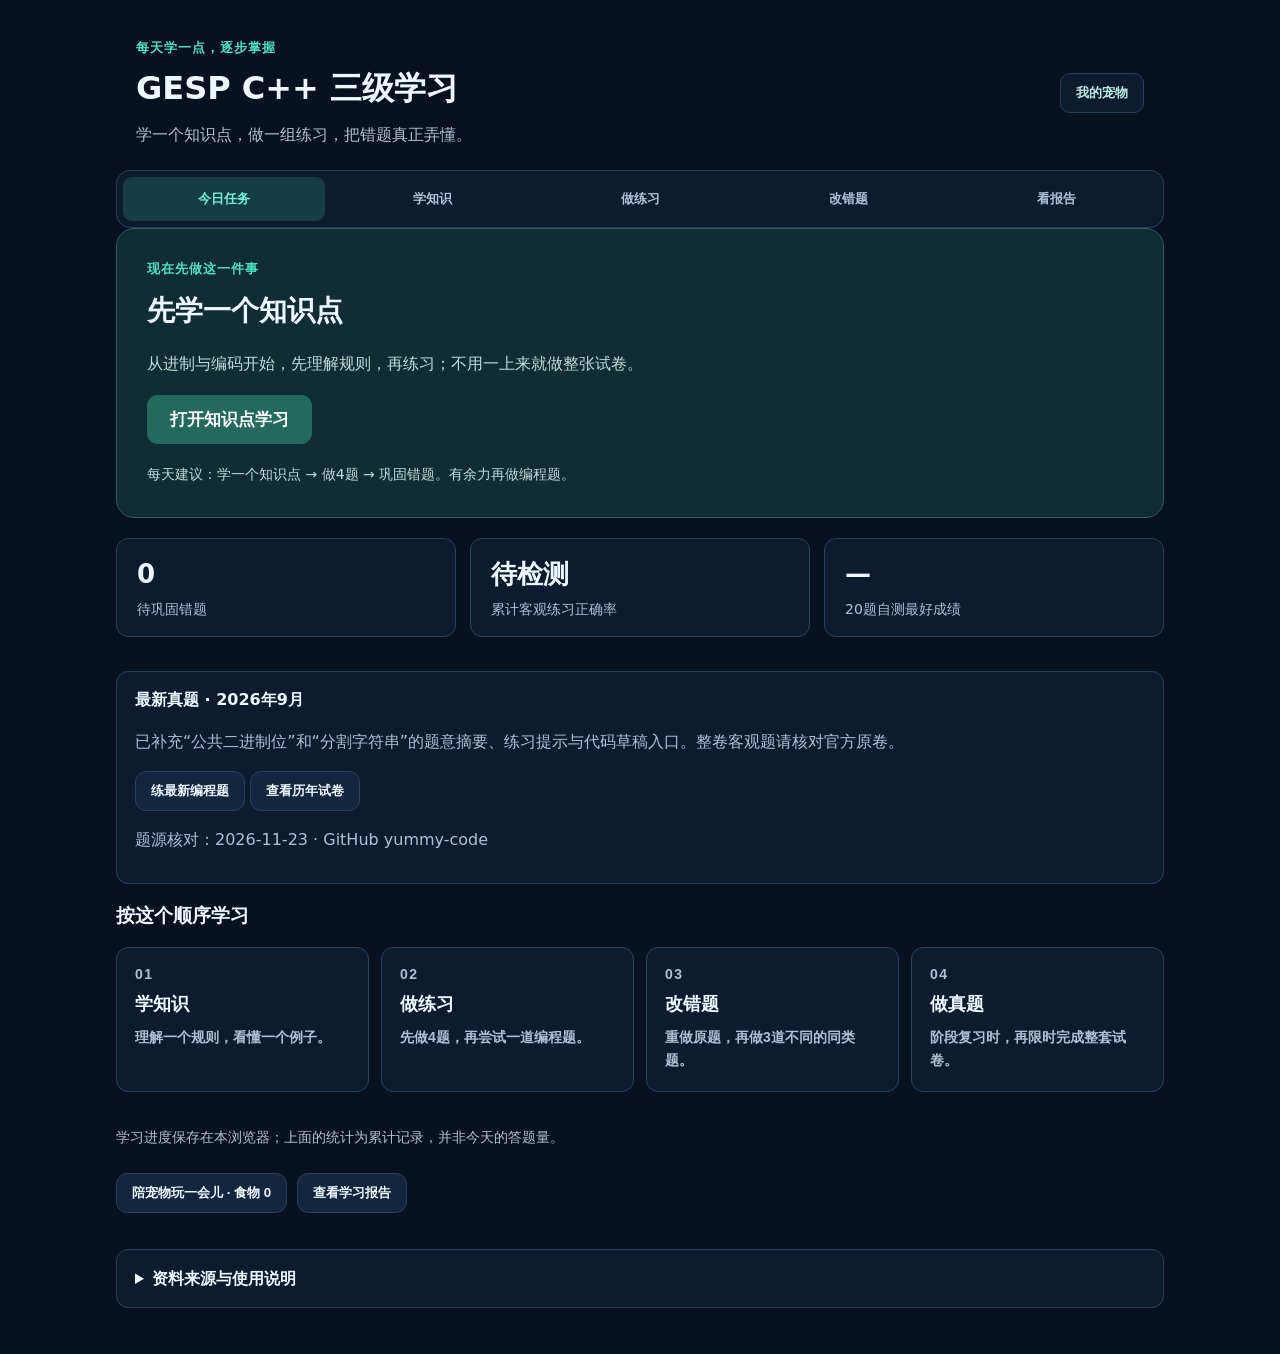
<file: gesp3/index.html>
<!doctype html>
<html lang="zh-CN">
<head>
  <meta charset="utf-8"><meta name="color-scheme" content="dark"><meta name="theme-color" content="#07111f"><meta name="viewport" content="width=device-width,initial-scale=1">
  <title>GESP C++ 三级学习系统</title>
  <meta name="description" content="GESP C++3级自适应模拟考试、知识诊断与错题强化">
  <style>
    :root{--bg:#07111f;--panel:#0d1b2f;--panel2:#12243d;--line:#28415f;--text:#eef7ff;--muted:#9fb3ca;--cyan:#4de1c1;--blue:#62a8ff;--amber:#ffc96b;--red:#ff7d8c;--green:#5ce09d;--shadow:0 16px 50px #0005}*{box-sizing:border-box}body{margin:0;background:radial-gradient(circle at 80% 0,#163552 0,transparent 38%),var(--bg);color:var(--text);font:16px/1.6 system-ui,-apple-system,"Microsoft YaHei",sans-serif}.shell{max-width:1180px;margin:auto;padding:22px}.top{display:flex;justify-content:space-between;gap:16px;align-items:center;margin-bottom:18px}.brand h1{font-size:clamp(21px,3vw,32px);margin:0}.brand p{margin:2px 0;color:var(--muted)}.target{width:96px;height:96px;border-radius:50%;display:grid;place-items:center;background:conic-gradient(var(--cyan) 90%,#21364e 0);position:relative;box-shadow:var(--shadow)}.target:after{content:"";position:absolute;inset:9px;border-radius:50%;background:var(--panel)}.target span{z-index:1;text-align:center;font-weight:800;font-size:22px}.target small{font-size:11px;display:block;color:var(--muted)}nav{display:flex;gap:8px;overflow:auto;padding-bottom:8px}.tab,button{border:1px solid var(--line);background:#13263e;color:var(--text);border-radius:11px;padding:10px 15px;cursor:pointer;font-weight:700}.tab.active,button.primary{background:linear-gradient(135deg,var(--cyan),#43a7e8);color:#052030;border:0}.view{display:none}.view.active{display:block}.grid{display:grid;grid-template-columns:repeat(12,1fr);gap:15px}.card{background:linear-gradient(145deg,#102139,#0b192b);border:1px solid var(--line);border-radius:17px;padding:18px;box-shadow:var(--shadow)}.span8{grid-column:span 8}.span4{grid-column:span 4}.span6{grid-column:span 6}h2,h3{margin:0 0 10px}.eyebrow{color:var(--cyan);font-size:13px;font-weight:800;letter-spacing:.08em}.big{font-size:34px;font-weight:850}.muted{color:var(--muted)}.actions{display:flex;gap:9px;flex-wrap:wrap}.statrow{display:grid;grid-template-columns:repeat(3,1fr);gap:9px}.stat{background:#091526;border:1px solid #223c59;border-radius:12px;padding:11px}.bar{height:9px;background:#1d324b;border-radius:20px;overflow:hidden}.bar i{display:block;height:100%;background:linear-gradient(90deg,var(--cyan),var(--blue));border-radius:20px}.topic{padding:10px 0;border-bottom:1px solid #203750}.topic:last-child{border:0}.topichead{display:flex;justify-content:space-between}.tag{font-size:12px;padding:3px 8px;border-radius:20px;background:#1d3a50;color:#bcecff}.warn{background:#4a3420;color:#ffe2a7}.danger{background:#4a2430;color:#ffb7c1}.question{font-size:19px;font-weight:700;margin:16px 0;white-space:pre-wrap}.code{font:15px/1.65 ui-monospace,SFMono-Regular,Consolas,monospace;background:#06101d;border:1px solid #27415d;padding:13px;border-radius:12px;white-space:pre-wrap;margin-top:10px}.options{display:grid;gap:9px}.option{display:flex;gap:10px;text-align:left;width:100%;background:#0a192b;border:1px solid #29435e;font-weight:500}.option:hover{border-color:var(--blue)}.option.selected{border:2px solid var(--cyan);background:#113849}.option.correct{border-color:var(--green);background:#103929}.option.wrong{border-color:var(--red);background:#3e1c28}.letter{width:25px;height:25px;display:grid;place-items:center;border-radius:7px;background:#203b56;flex:none}.examtop{display:flex;justify-content:space-between;align-items:center}.timer{font:800 22px ui-monospace;color:var(--amber)}.qnav{display:grid;grid-template-columns:repeat(10,1fr);gap:6px}.qdot{padding:6px;border-radius:7px}.qdot.done{background:#235c5d}.feedback{margin-top:12px;padding:12px;border-left:4px solid var(--cyan);background:#0b2232;border-radius:8px}.hidden{display:none!important}.mistake{padding:14px;border:1px solid #3d526b;border-radius:12px;margin:10px 0}.tips li{margin:7px 0}.footer{color:#8298af;font-size:13px;margin:25px 0}.switch{display:flex;gap:8px;align-items:center}select{background:#0c1b2d;color:white;border:1px solid var(--line);padding:9px;border-radius:10px}@media(max-width:780px){.span8,.span4,.span6{grid-column:1/-1}.top{align-items:flex-start}.target{width:78px;height:78px}.statrow{grid-template-columns:1fr}.qnav{grid-template-columns:repeat(8,1fr)}.shell{padding:13px}.card{padding:14px}}
    .pet-stage{min-height:285px;display:grid;place-items:center;text-align:center;background:radial-gradient(circle at 50% 35%,#32688c 0,#102e48 42%,#0b192b 72%);border:1px solid var(--line);border-radius:18px;overflow:hidden;position:relative}.pet-stage:before{content:"☁️　　　☁️";position:absolute;top:28px;left:-15%;width:130%;font-size:34px;opacity:.75;animation:clouds 12s linear infinite}.pet-stage.turtle-home{background:radial-gradient(circle at 50% 35%,#387c73 0,#174943 45%,#0b2528 75%)}.pet-stage.turtle-home:before{content:"🌿　　　🌱";top:auto;bottom:24px}.pet{font-size:100px;display:block;position:relative;z-index:2;filter:drop-shadow(0 13px 12px #0006);animation:birdFly 3.2s ease-in-out infinite;transform-origin:center}.pet.turtle{animation:turtleWalk 3.8s ease-in-out infinite}.pet.happy{animation:birdCelebrate 1.8s ease-in-out 1}.pet.turtle.happy{animation:turtleCelebrate 1.5s ease-in-out 1}.pet-picker{display:grid;grid-template-columns:1fr 1fr;gap:8px;margin-bottom:14px}.pet-picker button.active{background:linear-gradient(135deg,var(--cyan),#43a7e8);color:#052030;border:0}.pet-name-row{display:flex;gap:8px;margin:13px 0}.pet-name-row input{min-width:0;flex:1;background:#081728;color:var(--text);border:1px solid var(--line);border-radius:10px;padding:10px 12px;font-size:16px}.name-note{min-height:24px;color:var(--cyan);font-size:14px}.food-count{display:inline-flex;gap:7px;align-items:center;background:#342816;border:1px solid #765b27;color:#ffe3a4;padding:7px 12px;border-radius:999px;font-weight:800}.pet-meter{max-width:420px;margin:12px auto}.unlock{display:grid;grid-template-columns:repeat(5,1fr);gap:8px;margin-top:14px}.unlock div{padding:10px 4px;background:#091526;border:1px solid #243d59;border-radius:11px;text-align:center}.unlock .open{border-color:var(--cyan);background:#103532}.reward{color:var(--amber);font-weight:800}@keyframes birdFly{0%,100%{transform:translate(-26px,8px) rotate(-4deg)}35%{transform:translate(12px,-22px) rotate(5deg)}70%{transform:translate(30px,-4px) rotate(-2deg)}}@keyframes birdCelebrate{0%{transform:translate(0,0)}25%{transform:translate(105px,-55px) rotate(12deg)}50%{transform:translate(0,-90px) rotate(-8deg)}75%{transform:translate(-105px,-45px) rotate(10deg)}100%{transform:translate(0,0)}}@keyframes turtleWalk{0%,100%{transform:translateX(-24px) rotate(-2deg)}50%{transform:translateX(24px) rotate(2deg)}}@keyframes turtleCelebrate{30%{transform:translateY(-25px) rotate(-12deg)}60%{transform:translateY(-8px) rotate(12deg)}}@keyframes clouds{from{transform:translateX(-8%)}to{transform:translateX(8%)}}@media(max-width:780px){.unlock{grid-template-columns:repeat(2,1fr)}}
  </style><style>
    .pet-stage{cursor:pointer;user-select:none}.pet-bubble{position:relative;z-index:3;max-width:290px;min-height:36px;margin:0 auto 7px;padding:6px 13px;border-radius:18px;background:#eefcff;color:#0a5a6b;font-weight:800;box-shadow:0 6px 18px #0003}.pet-actions{position:relative;z-index:3;justify-content:center;margin-top:12px}.pet.react{animation:petInteract .65s ease 2!important}.pet-stage:after{content:'点击宠物和它打招呼';position:absolute;right:12px;bottom:9px;font-size:13px;color:#c8e9f5;background:#071522cc;padding:4px 10px;border-radius:18px}@keyframes petInteract{0%,100%{transform:scale(1)}30%{transform:scale(1.23) rotate(-10deg) translateY(-12px)}70%{transform:scale(1.12) rotate(10deg) translateY(-5px)}}
  </style>
<style>
.pet.sprite-bird{background-image:url('assets/pet-bird-clean.webp')!important}
.pet.sprite-turtle{background-image:url('assets/pet-turtle-clean.webp')!important}
</style><script src="../gesp-resources/question-catalog.js?v=20260923"></script></head>
<body><main class="shell">
<style>.pet.sprite-bird,.pet.sprite-turtle{display:block;width:168px;height:224px;margin:0 auto;background-repeat:no-repeat;background-size:400% 100%;font-size:0;transform-origin:50% 90%;will-change:transform,background-position}.pet.sprite-bird{background-image:url([data-uri]);animation:birdFrames 1.6s steps(1,end) infinite,birdPath 6s ease-in-out infinite}.pet.sprite-turtle{background-image:url([data-uri]);animation:turtleFrames 3.2s steps(1,end) infinite,turtlePath 7s ease-in-out infinite}.pet.sprite-bird.react{animation:birdCelebrateFrames .75s steps(1,end) 3,birdBounce .75s ease-in-out 3!important}.pet.sprite-turtle.react{animation:turtleCelebrateFrames .9s steps(1,end) 3,turtleBounce .9s ease-in-out 3!important}@keyframes birdFrames{0%,24.9%{background-position:0 0}25%,49.9%{background-position:33.333% 0}50%,74.9%{background-position:66.666% 0}75%,100%{background-position:33.333% 0}}@keyframes birdPath{0%,100%{transform:translate(-38px,5px) rotate(-2deg)}45%{transform:translate(34px,-25px) rotate(2deg)}55%{transform:translate(34px,-25px) rotate(2deg)}}@keyframes turtleFrames{0%,29.9%{background-position:0 0}30%,59.9%{background-position:33.333% 0}60%,84.9%{background-position:66.666% 0}85%,100%{background-position:0 0}}@keyframes turtlePath{0%,100%{transform:translateX(-30px)}46%,54%{transform:translateX(30px)}}@keyframes birdCelebrateFrames{0%,32.9%{background-position:33.333% 0}33%,65.9%{background-position:66.666% 0}66%,100%{background-position:100% 0}}@keyframes turtleCelebrateFrames{0%,32.9%{background-position:66.666% 0}33%,65.9%{background-position:100% 0}66%,100%{background-position:0 0}}@keyframes birdBounce{0%,100%{transform:translateY(0) scale(1)}50%{transform:translateY(-20px) scale(1.06)}}@keyframes turtleBounce{0%,100%{transform:translateY(0) rotate(0)}50%{transform:translateY(-8px) rotate(3deg)}}@media(max-width:520px){.pet.sprite-bird,.pet.sprite-turtle{width:144px;height:192px}}</style>
  <header class="top"><div class="brand"><div class="eyebrow">LAST 7 DAYS · 自适应训练</div><h1>GESP C++ 3级｜90分冲刺</h1><p>先测薄弱点，再用同类变式题反复强化。</p></div><div class="target"><span>90<small>目标分</small></span></div></header>
  <nav><button class="tab active" data-view="home">今日训练</button><button class="tab" data-view="papers">历年真题</button><button class="tab" data-view="pitfalls">易错诊断</button><button class="tab" data-view="exam">模拟考试</button><button class="tab" data-view="drill">弱项强化</button><button class="tab" data-view="mistakes">错题库</button><button class="tab" data-view="report">掌握报告</button><button class="tab" data-view="pet">我的宠物</button><button class="tab" data-view="map">知识地图</button><button class="tab" data-view="tips">易错与技巧</button></nav>
  <section id="home" class="view active"><div class="grid">
    <div class="card span8"><div class="eyebrow">推荐路线</div><h2 id="homeTitle">先完成一套20题综合摸底卷</h2><p id="homeAdvice" class="muted">每次只显示一道题，作答后立即判分；包含单选题和判断题。同一知识点累计错2题，自动标记为薄弱知识点。</p><div class="actions"><button class="primary" onclick="startExam('full')">开始20题综合摸底</button></div></div>
    <div class="card span4"><div class="eyebrow">本机学习档案</div><div class="statrow"><div class="stat"><div id="best" class="big">--</div><small class="muted">最好成绩</small></div><div class="stat"><div id="answered" class="big">0</div><small class="muted">累计答题</small></div><div class="stat"><div id="weakCount" class="big">--</div><small class="muted">薄弱知识点</small></div></div></div>
    <div class="card span6"><h3>今晚建议</h3><ol><li>20题诊断：先独立作答，再查看解析。</li><li>查看一句诊断，进入“专项训练”做4题。</li><li>错题先重做原题，再连续答对3道同类题。</li><li>最后做完整模拟，目标≥90分。</li></ol></div>
    <div class="card span6"><h3>能力概览</h3><div id="miniTopics" class="muted">完成诊断后，这里会显示各知识点掌握度。</div></div>
    <div class="card span6"><div class="eyebrow">学习伙伴</div><h3>小飞羽正在等你</h3><p class="muted">小测达到90分可获得3份食物。坚持练习，陪它从破壳幼鸟成长为天空小冠军！</p><div class="actions"><span id="homeFood" class="food-count">🌾 × 0</span><button onclick="switchView('pet');renderPet()">去看看它</button></div></div>
  </div></section>
  <section id="exam" class="view"><div id="examIntro" class="card"><div class="eyebrow">20题 · 100分</div><h2>综合模拟</h2><p class="muted">包含单选题、判断题、阅读程序题和程序填空题，共20题、每题5分；达到90分视为达标。</p><div class="actions"><button class="primary" onclick="startExam('full')">开始综合模拟</button></div></div><div id="examBox" class="card hidden"></div></section>
  <section id="drill" class="view"><div class="card"><div class="examtop"><div><div class="eyebrow">ADAPTIVE DRILL</div><h2>弱项强化</h2></div><select id="topicSelect" onchange="renderDrillIntro()"></select></div><div id="drillBox"></div></div></section>
  <section id="mistakes" class="view"><div class="card"><div class="eyebrow">MISTAKE REVIEW</div><h2>我的错题库</h2><p class="muted">保留每次错题、当时的错误答案和正确答案。点击“举一反三”，连续答对3道同类题才算掌握。</p><div id="mistakeStats" class="statrow"></div><div id="mistakePractice"></div><div id="mistakeList"></div></div></section>
  <section id="report" class="view"><div class="card"><div class="examtop"><div><div class="eyebrow">MASTERY REPORT</div><h2>知识点掌握报告</h2></div><div class="actions"><button onclick="downloadReport('csv')">下载CSV</button><button class="primary" onclick="downloadReport('html')">下载可打印报告</button></div></div><p class="muted">报告根据本浏览器中的全部答题、错题和举一反三记录实时生成。</p><div id="reportSummary" class="statrow"></div><div id="reportTable" style="overflow:auto"></div></div></section>
  <section id="pet" class="view"><div class="pet-picker"><button id="pickBird" onclick="choosePet('bird')">🐦 培养小飞羽</button><button id="pickTurtle" onclick="choosePet('turtle')">🐢 培养小慢慢</button></div><div class="grid"><div class="card span8"><div id="petStage" class="pet-stage" onclick="petInteract('hello')"><div><div id="petBubble" class="pet-bubble">准备好一起挑战C++了吗？</div><span id="petEmoji" class="pet">🐣</span><h2 id="petName">小飞羽</h2><div id="petMood" class="muted">选择宠物，开启长期养成。</div><div class="actions pet-actions"><button onclick="event.stopPropagation();petInteract('touch')">摸摸它</button><button onclick="event.stopPropagation();petInteract('play')">一起玩</button></div></div></div></div><div class="card span4"><div class="eyebrow">MY STUDY PETS</div><h2>给宠物起名字</h2><div class="pet-name-row"><input id="petNameInput" maxlength="8" placeholder="输入1—8个字"><button onclick="savePetName()">保存名字</button></div><div id="nameNote" class="name-note"></div><div id="foodCount" class="food-count">🌾 × 0</div><div class="pet-meter"><div class="topichead"><span>当前宠物成长值</span><b id="petXp">0 / 5</b></div><div class="bar"><i id="petBar" style="width:0%"></i></div></div><button class="primary" id="feedBtn" onclick="feedPet()">投喂1份食物</button><p class="muted">小鸟和乌龟可以分别命名，名字与成长记录都会自动保存。</p></div><div class="card" style="grid-column:1/-1"><h3 id="albumTitle">小飞羽成长图鉴</h3><div class="unlock" id="petUnlocks"></div></div></div></section>
  <section id="map" class="view"><div class="grid" id="mapGrid"></div></section>
  <section id="tips" class="view"><div class="grid"><div class="card span6 tips"><h2>三级高频易错点与学习方法</h2><ul>
<li><b>进制转换：</b>二进制按权展开，十进制转其他进制要“除基取余、倒序读”。口诀：<em>除基取余别忘记，最后一位先读起。</em></li>
<li><b>补码：</b>负数不能只写符号，按“取反加一”计算。口诀：<em>负数补码三步走，取反加一记心头。</em></li>
<li><b>位运算：</b>先补齐二进制位再逐位计算；区分逻辑与和按位与。口诀：<em>按位与要都为一，按位或有一就一，异或相同变成零。</em></li>
<li><b>移位：</b><code>x&lt;&lt;1</code>通常相当于乘2，<code>x&gt;&gt;1</code>是整数除2；先确认正负和位宽。</li>
<li><b>函数传值：</b>形参是副本，函数内修改不会改变实参。口诀：<em>传值带复印件，改了原件不改变。</em></li>
<li><b>数组下标：</b>长度为n时范围是0到n-1，访问a[n]越界。口诀：<em>下标从零起，最大减一记。</em></li>
<li><b>字符串：</b><code>size()</code>是长度，<code>substr(pos,len)</code>第二个参数是数量，<code>find</code>找不到返回<code>npos</code>。</li>
<li><b>getline：</b>与<code>cin&gt;&gt;</code>混用时先处理残留换行，否则可能读到空行。</li>
<li><b>break/continue：</b><code>break</code>结束最近一层循环，<code>continue</code>只跳过本轮。口诀：<em>break跳出圈，continue跳一圈。</em></li>
<li><b>枚举：</b>有限范围逐一检查，边界要包含；枚举能验证有限范围，不能证明无限猜想。</li>
<li><b>模拟：</b>严格按题目步骤维护状态，先列变量变化表，再写代码；重点检查初始值、终止条件、输出格式。</li>
<li><b>输出格式：</b>空格、换行、前导零都可能影响结果，样例要逐字符核对。</li>
</ul></div><div class="card span6 tips"><h2>学习方法与稳分流程</h2><ol><li>每个错题先口述“考点—规则—计算—结论”，再做3道变式。</li><li>进制与位运算用纸笔写二进制列，禁止直接心算。</li><li>数组和字符串先标下标，再检查长度、首尾和空串。</li><li>函数题画“实参→形参副本→返回值”箭头图。</li><li>模拟题先用最小样例和边界样例手算，再录入代码。</li><li>判断题看到“一定、所有、只能”先尝试找反例。</li></ol><h3>口诀复习</h3><p class="muted">进制倒序、补码取反加一；数组零起、字符串看长度；传值改副本、循环分清跳出与跳过；模拟按步骤，输出看格式。</p><h3>来源</h3><p class="muted">依据 CCF 官方大纲与历年三级真题考点整理：<a href="https://gesp.ccf.org.cn/101/1008/10012.html" target="_blank">官方大纲</a>、<a href="https://gesp.ccf.org.cn/101/1010/index.html" target="_blank">历年真题及解析</a>；位运算规则参考公开教学资料。</p></div></div></section>
  <section id="pitfalls" class="view"><div class="card"><div class="eyebrow">7大类 · 40项易错检查</div><h2>易错点完全归纳</h2><p class="muted">每一项都必须达到：能口述规则、能手算代码、能独立完成变式。点击卡片中的按钮进入对应专项；掌握报告正确率达到90%，且错题变式连续3题全对，才视为真正掌握。</p></div><div class="grid" style="margin-top:15px">
    <div class="card span4"><h3>① 进制、编码与位运算</h3><ol><li>位权展开时漏位或写错权值</li><li>二、八、十六进制分组方向错误</li><li>原码、反码、补码混淆</li><li>负数补码“取反加一”漏加一</li><li>&、|、^与&&、||混用</li><li>移位与乘除2的幂关系忽略溢出</li><li>运算符优先级与括号</li></ol><button onclick="setDrill('k1')">进制与位运算诊断</button></div>
    <div class="card span4"><h3>② 函数、值传递与作用域</h3><ol><li>返回类型、形参类型不匹配</li><li>值传递误认为会修改实参</li><li>忘记使用return或混淆void</li><li>全局变量与局部变量同名遮蔽</li><li>变量离开代码块后仍被访问</li></ol><button onclick="setDrill('k2')">函数专项诊断</button></div>
    <div class="card span4"><h3>③ 一维数组</h3><ol><li>合法下标0到n-1</li><li>循环条件误写i&lt;=n导致越界</li><li>累加器、计数器、极值未初始化</li><li>最大/最小值更新方向写反</li><li>位置与元素值混淆</li><li>部分初始化与默认补零</li></ol><button onclick="setDrill('k3')">数组专项诊断</button></div>
    <div class="card span4"><h3>④ string与字符</h3><ol><li>size/length与最后一个下标混淆</li><li>cin与getline混用时残留换行</li><li>find找不到返回npos</li><li>substr(pos,len)第二参数是长度</li><li>字符与数字互转忘记减'0'</li><li>空串、首尾字符与越界</li></ol><button onclick="setDrill('k4')">字符串专项诊断</button></div>
    <div class="card span4"><h3>⑤ 流程控制</h3><ol><li>break与continue作用混淆</li><li>只退出最近一层循环</li><li>短路求值后变量是否改变</li><li>循环初值、终止条件、步长</li><li>嵌套循环总次数</li><li>if悬空else与分支覆盖</li></ol><button onclick="setDrill('k5')">流程控制诊断</button></div>
    <div class="card span4"><h3>⑥ 枚举算法</h3><ol><li>候选范围漏掉端点</li><li>筛选条件中&&与||写反</li><li>重复计数或遗漏情况</li><li>因数枚举到sqrt(n)的边界</li><li>把有限验证误当数学证明</li></ol><button onclick="setDrill('k6')">枚举专项诊断</button></div>
    <div class="card span4"><h3>⑦ 模拟算法</h3><ol><li>初始状态不明确</li><li>操作顺序被随意交换</li><li>状态更新使用了新值而非旧值</li><li>多轮操作次数差一</li><li>边界、空输入与输出格式遗漏</li></ol><button onclick="setDrill('k7')">模拟专项诊断</button></div>
    <div class="card span8"><h3>相近题型参考</h3><p class="muted">系统参考公开练习站的题型分布重新编写训练题，不复制原题。推荐用于补充编程实践：</p><div class="actions"><a class="tab" href="https://www.hackerrank.com/domains/cpp" target="_blank" rel="noopener">HackerRank C++</a><a class="tab" href="https://atcoder.jp/contests/archive" target="_blank" rel="noopener">AtCoder Beginner</a><a class="tab" href="https://www.luogu.com.cn/training/list" target="_blank" rel="noopener">洛谷题单</a><a class="tab" href="https://en.cppreference.com/cpp/string/basic_string" target="_blank" rel="noopener">C++ string参考</a></div></div>
  </div></section>
  <section id="papers" class="view"><div class="grid">
    <div class="card span8"><div class="eyebrow">CCF官方试卷 · 2023—2026</div><h2>历年真题中心</h2><p class="muted">真题用于完整限时训练；做完后只记录错题所属知识点，再进入本系统完成同考点变式。系统不复制整套试卷，以下链接均指向CCF官网。</p>
      <div class="actions"><a class="tab" href="https://gesp.ccf.org.cn/101/attach/1767258728693792.pdf" target="_blank" rel="noopener">2026年9月·三级</a><a class="tab" href="https://gesp.ccf.org.cn/101/attach/1753295297183776.pdf" target="_blank" rel="noopener">2026年6月·三级</a><a class="tab" href="https://gesp.ccf.org.cn/101/attach/1734775052173344.pdf" target="_blank" rel="noopener">2026年3月·三级</a><a class="tab" href="https://gesp.ccf.org.cn/101/1010/index.html" target="_blank" rel="noopener">全部历年真题</a></div>
      <h3 style="margin-top:18px">90分训练法</h3><ol><li>严格计时完成一套真题，不查资料。</li><li>将错题归入进制/函数/数组/string/位运算与流程/枚举/模拟七类之一。</li><li>进入“弱项强化”，每组4题全对后再做下一套。</li><li>错题库的3道变式必须连续全对，才标记为掌握。</li></ol>
    </div>
    <div class="card span4"><div class="eyebrow">基于2026年3、6、9月试卷</div><h2>下一阶段高概率考点</h2><div class="topic"><b>★★★★★ 进制与补码</b><p class="muted">二/八/十/十六进制互转、负数补码、位运算组合。</p><button onclick="setDrill('k1')">立即训练</button></div><div class="topic"><b>★★★★★ 字符串与字符数组</b><p class="muted">size、find、substr、getline、下标与边界。</p><button onclick="setDrill('k4')">立即训练</button></div><div class="topic"><b>★★★★☆ 一维数组</b><p class="muted">遍历、统计、极值、越界与状态更新。</p><button onclick="setDrill('k3')">立即训练</button></div><div class="topic"><b>★★★★☆ 函数与值传递</b><p class="muted">返回值、局部作用域、实参与形参副本。</p><button onclick="setDrill('k2')">立即训练</button></div><div class="topic"><b>★★★☆☆ 枚举与模拟</b><p class="muted">条件筛选、边界控制、逐步维护状态。</p><button onclick="setDrill('k6')">枚举专项</button> <button onclick="setDrill('k7')">模拟专项</button></div><p class="muted">“高概率”是基于近三次试卷的频次与连续性分析，不代表官方预测。</p></div>
  </div></section>
  <footer class="footer">依据 CCF GESP 官方等级大纲与三级历年真题考点整理。真题链接来自CCF官网；系统训练题与预测题均为原创变式，不冒充官方真题。学习记录保存在当前浏览器中。 · <a style="color:#8bdfff" href="https://gesp.ccf.org.cn/101/1008/10012.html" target="_blank">官方大纲</a> · <a style="color:#8bdfff" href="https://gesp.ccf.org.cn/101/1010/index.html" target="_blank">历年真题</a></footer>
</main><script>
const topics={k1:'计算机基础、算法特性与进制编码',k2:'函数定义、值传递与作用域',k3:'一维数组与遍历',k4:'string字符串与字符处理',k5:'位运算、复合运算与流程控制',k6:'枚举算法与复杂度意识',k7:'模拟算法与步骤翻译'};
let bank=window.GESP_QUESTION_CATALOG.levels[3].filter(ref=>window.GESP_QUESTION_CATALOG.questions[ref.id]).map(ref=>{const q=window.GESP_QUESTION_CATALOG.questions[ref.id];const row=[ref.topic,ref.type,(q.text||q.content||q.name||''),[...(q.options||[])],q.answer,q.explanation,...ref.tags];while(row.length<10)row.push(null);row[10]={id:ref.id,sources:q.sources,aliases:q.aliases};return row;});
const level3Allowed=new Set(Object.keys(topics));
const historySeeds=[];
const verifiedWrongSeeds=[['g3-2024-03-01'], ['g3-2024-03-02'], ['g3-2024-03-03'], ['g3-2024-03-04'], ['g3-2024-03-05'], ['g3-2023-12-01'], ['g3-2023-12-02'], ['g3-2023-12-03'], ['g3-2023-09-01'], ['g3-2023-09-02'], ['g3-2023-09-03'], ['g3-2023-09-04'], ['g3-2023-06-01'], ['g3-2023-06-02'], ['g3-2023-06-03']];
function hasDuplicateOptions(q){return new Set(q[3].map(x=>String(x).trim())).size!==q[3].length;}
let state;try{state=JSON.parse(localStorage.getItem('gesp3State')||'{}')}catch{state={}}if(!state||typeof state!=='object'||Array.isArray(state))state={};state.stats??={};state.answered??=0;state.best??=null;state.food??=0;state.petXp??=0;state.birdXp??=state.petXp;state.turtleXp??=0;state.activePet??='bird';state.petNames??={bird:'小飞羽',turtle:'小慢慢'};state.rewards??=0;state.reviewCorrect??=0;state.wrong=Array.isArray(state.wrong)?state.wrong.filter(x=>x&&typeof x.q==='string'&&typeof x.a==='string'):[];if(!state.stats||typeof state.stats!=='object'||Array.isArray(state.stats))state.stats={};if(!['bird','turtle'].includes(state.activePet))state.activePet='bird';state.petNames={bird:'小飞羽',turtle:'小慢慢',...(typeof state.petNames==='object'?state.petNames:{})};state.wrong=state.wrong.map((x,i)=>({...x,id:x.id||`${x.at||0}-${i}`,p:x.p??null,mastered:x.mastered??false}));
// 清理旧版本误混入三级错题库的二级/跨级记录：非三级主题、明确标注二级来源及网络/随机/基础环境题全部移除。
const legacySecondary=/二级|C\+\+\s*2级|GESP2|网络拓扑|IPv4|IP地址|域名|TCP协议|rand\s*\(|srand|RAM|ROM|GESP一级|变量名|命名规则|App通常|内存不足/;
state.wrong=state.wrong.filter(x=>level3Allowed.has(x.t)&&!legacySecondary.test(`${x.source||''} ${x.q||''}`));
// 示例题属于题库，不应冒充用户亲自答错的记录；同时清理旧版本自动写入的示例错题。
const bundledWrongIds=new Set([...historySeeds,...verifiedWrongSeeds].map(x=>x[0]));state.wrong=state.wrong.filter(x=>!bundledWrongIds.has(x.id));state.historySeededV1=true;state.gesp3VerifiedSeedsV1=true;
localStorage.setItem('gesp3State',JSON.stringify(state));let exam=[],idx=0,answers=[],seconds=0,timer=null,drillQ=null,review={source:null,n:0,c:0,seen:[],q:null};
function save(){localStorage.setItem('gesp3State',JSON.stringify(state));updateDash()}
function switchView(v){document.querySelectorAll('.view,.tab').forEach(e=>e.classList.remove('active'));document.getElementById(v).classList.add('active');document.querySelector(`[data-view="${v}"]`)?.classList.add('active');if(v==='mistakes')renderMistakes();if(v==='report')renderReport()}
document.querySelectorAll('.tab').forEach(b=>b.onclick=()=>switchView(b.dataset.view));
function shuffle(a){const b=[...a];for(let i=b.length-1;i>0;i--){const j=Math.floor(Math.random()*(i+1));[b[i],b[j]]=[b[j],b[i]];}return b;}
let examFinished=false;
function startExam(mode){examFinished=false;clearInterval(timer);let unique=[...new Map(shuffle(bank).map(q=>[q[2],q])).values()],focus=Object.keys(topics).map(t=>shuffle(unique.filter(q=>q[0]===t))[0]).filter(Boolean),picked=new Set(focus.map(q=>q[2])),rest=shuffle(unique.filter(q=>!picked.has(q[2]))).slice(0,20-focus.length);exam=shuffle([...focus,...rest]);if(exam.some(hasDuplicateOptions)||new Set(exam.map(q=>q[2])).size!==exam.length)throw new Error('抽卷失败：检测到重复题目或选项');idx=0;answers=Array(exam.length).fill(null);seconds=60*60;switchView('exam');document.getElementById('examIntro').classList.add('hidden');document.getElementById('examBox').classList.remove('hidden');timer=setInterval(()=>{seconds--;if(seconds<=0){clearInterval(timer);finishExam()}else renderTimer()},1000);renderExam()}
function renderTimer(){let e=document.getElementById('timer');if(e)e.textContent=`${String(Math.floor(seconds/60)).padStart(2,'0')}:${String(seconds%60).padStart(2,'0')}`}
function stars(q){let t=String(q[1]||'')+String(q[2]||'');return t.includes('程序填空')||t.includes('阅读')||/位运算|数组|随机|最值|素数|拓扑/.test(t)?'★★★':(t.includes('while')||t.includes('嵌套')?'★★★':'★★');}
function renderExam(){let q=exam[idx],a=answers[idx];document.getElementById('examBox').innerHTML=`<div class="examtop"><span class="tag">${q[1]} · ${stars(q)} · 第${idx+1}/20题</span><span id="timer" class="timer"></span></div><div class="question"><span class="tag">难度 ${stars(q)}</span><br>${esc(q[2])}</div><div class="options">${q[3].map((o,i)=>`<button class="option ${a?(i===q[4]?'correct':i===a.pick?'wrong':''):''}" onclick="pick(${i})" ${a?'disabled':''}><span class="letter">${String.fromCharCode(65+i)}</span>${esc(o)}</button>`).join('')}</div>${a?`<div class="feedback"><b>${a.ok?'回答正确，做得很好！':'这道题答错了。'}</b><br>正确答案：${String.fromCharCode(65+q[4])}。${q[5]||'请结合题干和选项逐步检查计算过程。'}<br><small>归属知识点：${topics[q[0]]}</small></div><div class="actions" style="margin-top:14px"><button class="primary" onclick="move(1)">${idx===19?'查看总成绩':'下一题'}</button></div>`:'<p class="muted">选择答案后，系统再公布判分和解析。</p>'}`;renderTimer()}
function esc(s){return s.replaceAll('&','&amp;').replaceAll('<','&lt;').replaceAll('>','&gt;').replaceAll('\n','<br>')}
function pick(i){if(examFinished||!exam[idx]||answers[idx]||!Number.isInteger(i)||i<0||i>=exam[idx][3].length)return;let q=exam[idx],ok=i===q[4];answers[idx]={pick:i,ok};state.stats[q[0]]??={c:0,n:0,w:0};state.stats[q[0]].n++;state.stats[q[0]].c+=ok?1:0;if(!ok){state.stats[q[0]].w=(state.stats[q[0]].w||0)+1;let at=Date.now();state.wrong.unshift({id:`${at}-${state.wrong.length}`,q:q[2],p:q[3][i],a:q[3][q[4]],e:q[5],t:q[0],at,mastered:false})}state.answered++;save();renderExam()}
function move(d){if(!answers[idx])return;if(d===1&&idx===exam.length-1){finishExam();return}idx=Math.max(0,Math.min(exam.length-1,idx+d));renderExam()}
function finishExam(){if(examFinished||!exam.length)return;examFinished=true;clearInterval(timer);let correct=answers.filter(a=>a&&a.ok).length,score=correct*5,reward=score>=90?3:0;if(reward){state.food+=3;state.rewards++}state.best=Math.max(state.best||0,score);let weak=Object.keys(topics).filter(t=>(state.stats[t]?.w||0)>=2);save();document.getElementById('examBox').innerHTML=`<div class="eyebrow">综合模拟完成</div><div class="big">${score} 分</div><h2>${score>=90?'达到90分目标！':'先补弱项，再来复测'}</h2>${reward?'<div class="feedback reward">🎉 获得3份小米！两只宠物都在等你投喂！</div>':''}<h3>薄弱知识点清单</h3>${weak.length?weak.map(t=>`<div class="topic">【薄弱知识点】${topics[t]} <button onclick="setDrill('${t}')">立即专项强化</button></div>`).join(''):'<p class="muted">暂未发现累计错2题的知识点。</p>'}<div class="actions"><button onclick="startExam('full')">再做一套综合卷</button></div>`}
function topicBar(t,p){return `<div class="topic"><div class="topichead"><span>${topics[t]}</span><b>${p}%</b></div><div class="bar"><i style="width:${p}%"></i></div></div>`}
function accuracy(t){let s=state.stats[t];return s&&s.n?Math.round(s.c/s.n*100):null}
function reportRows(){return Object.keys(topics).map(t=>{let s=state.stats[t]||{n:0,c:0,w:0},wrong=state.wrong.filter(x=>x.t===t),pending=wrong.filter(x=>!x.mastered).length,mastered=wrong.length-pending,rate=s.n?Math.round(s.c/s.n*100):null,level=rate==null?(pending?'薄弱·待训练':'未测试'):(pending||rate<60?'薄弱':rate<80?'待巩固':rate<90?'良好':'掌握');return {t,name:topics[t],n:s.n,c:s.c,w:s.w||0,rate,pending,mastered,level}})}
function renderReport(){let rows=reportRows(),tested=rows.filter(x=>x.rate!=null),mastered=rows.filter(x=>x.level==='掌握').length,weak=rows.filter(x=>x.level==='薄弱'||x.level==='薄弱·待训练').length,avg=tested.length?Math.round(tested.reduce((a,x)=>a+x.rate,0)/tested.length):0;document.getElementById('reportSummary').innerHTML=`<div class="stat"><div class="big">${avg}%</div><small class="muted">已测知识点平均正确率</small></div><div class="stat"><div class="big">${mastered}/${rows.length}</div><small class="muted">已掌握知识点</small></div><div class="stat"><div class="big">${weak}</div><small class="muted">薄弱知识点</small></div>`;document.getElementById('reportTable').innerHTML=`<table style="width:100%;border-collapse:collapse;margin-top:16px"><thead><tr>${['知识点','答题数','答对','正确率','累计错题','待巩固错题','状态','行动'].map(x=>`<th style="text-align:left;padding:10px;border-bottom:1px solid var(--line)">${x}</th>`).join('')}</tr></thead><tbody>${rows.map(x=>`<tr><td style="padding:10px;border-bottom:1px solid var(--line)">${x.name}</td><td>${x.n}</td><td>${x.c}</td><td>${x.rate==null?'—':x.rate+'%'}</td><td>${x.w}</td><td>${x.pending}</td><td><span class="tag ${x.level.includes('薄弱')?'danger':x.level==='待巩固'?'warn':''}">${x.level}</span></td><td><button onclick="setDrill('${x.t}')">去强化</button></td></tr>`).join('')}</tbody></table>`}
function downloadReport(type){let rows=reportRows(),date=new Date().toLocaleString(),avgRows=rows.filter(x=>x.rate!=null),avg=avgRows.length?Math.round(avgRows.reduce((a,x)=>a+x.rate,0)/avgRows.length):0;if(type==='csv'){let lines=[['知识点','答题数','答对数','正确率','累计错题','待巩固错题','状态'],...rows.map(x=>[x.name,x.n,x.c,x.rate==null?'未测试':x.rate+'%',x.w,x.pending,x.level])];downloadBlob('\ufeff'+lines.map(r=>r.map(v=>'"'+String(v).replaceAll('"','""')+'"').join(',')).join('\n'),'GESP3级知识点掌握报告.csv','text/csv;charset=utf-8');return}let body=rows.map(x=>`<tr><td>${x.name}</td><td>${x.n}</td><td>${x.c}</td><td>${x.rate==null?'—':x.rate+'%'}</td><td>${x.w}</td><td>${x.pending}</td><td>${x.level}</td></tr>`).join(''),html=`<!doctype html><meta charset="utf-8"><title>GESP3级知识点掌握报告</title><style>body{font:15px/1.6 system-ui;margin:32px;color:#172033}h1{margin-bottom:4px}table{width:100%;border-collapse:collapse}th,td{border:1px solid #ccd5e0;padding:8px;text-align:left}th{background:#eef4fa}.summary{padding:12px;background:#eef8f5;margin:18px 0}@media print{button{display:none}}</style><h1>GESP C++3级知识点掌握报告</h1><div>生成时间：${date}</div><div class="summary">累计答题：${state.answered}题　最好成绩：${state.best==null?'暂无':state.best+'分'}　已测知识点平均正确率：${avg}%　待巩固错题：${state.wrong.filter(x=>!x.mastered).length}题</div><table><thead><tr><th>知识点</th><th>答题数</th><th>答对</th><th>正确率</th><th>累计错题</th><th>待巩固</th><th>状态</th></tr></thead><tbody>${body}</tbody></table><p>建议：优先完成“薄弱”和“待巩固”知识点的专项训练，每组全部正确后再进行综合模拟。</p><button onclick="print()">打印或另存为PDF</button>`;downloadBlob(html,'GESP3级知识点掌握报告.html','text/html;charset=utf-8')}
function downloadBlob(content,name,type){let url=URL.createObjectURL(new Blob([content],{type})),a=document.createElement('a');a.href=url;a.download=name;a.click();setTimeout(()=>URL.revokeObjectURL(url),1000)}
let drillRun={n:0,c:0,seen:[],source:'all'};function setDrill(t,source='all'){switchView('drill');document.getElementById('topicSelect').value=t;drillRun={n:0,c:0,seen:[],source};renderDrillIntro()}
function renderDrillIntro(){let t=document.getElementById('topicSelect').value,p=accuracy(t),college=bank.filter(q=>q[0]===t&&q[6]==='college').length;document.getElementById('drillBox').innerHTML=`<p class="muted">${p==null?'尚无记录，先做几题建立掌握度。':`目前累计正确率 ${p}%。`} 强化规则：每组4题必须全部答对；错1题就再练一组，直到全对。</p><div class="actions"><button class="primary" onclick="drillRun.source='all';nextDrill()">综合题库强化</button><button onclick="drillRun.source='college';nextDrill()">大学课程题型三层强化（本知识点${college}题）</button></div><p class="muted">三层强化按“基础辨析 → 相近模拟 → 举一反三”覆盖同一规则，解析会说明推理步骤与常见误区。</p>${state.wrong.filter(x=>x.t===t).slice(0,3).map(x=>`<div class="mistake"><b>近期错题</b><div>${esc(x.q)}</div><small class="muted">正确答案：${esc(x.a)}｜${x.e}</small></div>`).join('')}`}
function nextDrill(){let t=document.getElementById('topicSelect').value,all=bank.filter(q=>q[0]===t&&(drillRun.source!=='college'||q[6]==='college'));if(!all.length){drillRun.source='all';all=bank.filter(q=>q[0]===t)}let c=all.filter(q=>!drillRun.seen.includes(q[2]));if(!c.length){drillRun.seen=[];c=all}drillQ=c[Math.floor(Math.random()*c.length)];drillRun.seen.push(drillQ[2]);document.getElementById('drillBox').innerHTML=`<div class="question">${esc(drillQ[2])}</div><div class="options">${drillQ[3].map((o,i)=>`<button class="option" onclick="answerDrill(${i},this)"><span class="letter">${String.fromCharCode(65+i)}</span>${esc(o)}</button>`).join('')}</div><div id="drillFeedback"></div>`}
function answerDrill(i,el){if(!el||el.disabled||!drillQ||i<0||i>=drillQ[3].length)return;let ok=i===drillQ[4];document.querySelectorAll('#drillBox .option').forEach((x,j)=>{x.disabled=true;if(j===drillQ[4])x.classList.add('correct')});if(!ok)el.classList.add('wrong');let t=drillQ[0];drillRun.n++;drillRun.c+=ok?1:0;state.stats[t]??={c:0,n:0,w:0};state.stats[t].n++;state.stats[t].c+=ok?1:0;if(!ok){state.stats[t].w=(state.stats[t].w||0)+1;let at=Date.now();state.wrong.unshift({id:`${at}-${state.wrong.length}`,q:drillQ[2],p:drillQ[3][i],a:drillQ[3][drillQ[4]],e:drillQ[5],t,at,mastered:false})}state.answered++;save();let done=drillRun.n===4,pass=done&&drillRun.c===4;document.getElementById('drillFeedback').innerHTML=`<div class="feedback"><b>${ok?'答对了':'这道题需要再巩固'}</b><br>正确答案：${String.fromCharCode(65+drillQ[4])}。${drillQ[5]}<br><small>本组进度：${drillRun.n}/4｜已答对${drillRun.c}题</small></div>${done?(pass?`<button class="primary" style="margin-top:12px" onclick="startExam('full')">4题全对，专项过关！返回综合模拟</button>`:`<button class="primary" style="margin-top:12px" onclick="drillRun={n:0,c:0,seen:drillRun.seen,source:drillRun.source};nextDrill()">本组未全对，再练4道新题直到全对</button>`):'<button class="primary" style="margin-top:12px" onclick="nextDrill()">下一道专项题</button>'}`}
function renderMistakes(){let total=state.wrong.length,mastered=state.wrong.filter(x=>x.mastered).length;document.getElementById('mistakeStats').innerHTML=`<div class="stat"><div class="big">${total}</div><small class="muted">累计错题</small></div><div class="stat"><div class="big">${mastered}</div><small class="muted">已掌握</small></div><div class="stat"><div class="big">${total-mastered}</div><small class="muted">待巩固</small></div>`;document.getElementById('mistakePractice').innerHTML='';document.getElementById('mistakeList').innerHTML=total?state.wrong.map((x,i)=>`<div class="mistake"><div class="topichead"><span class="tag ${x.mastered?'':'danger'}">${x.mastered?'已掌握':'待巩固'}</span><small class="muted">${topics[x.t]||'综合知识'} · ${x.source||x.at?x.source||new Date(x.at).toLocaleDateString():'历史记录'}</small></div><div class="question">${esc(x.q)}</div><div style="color:var(--red)"><b>上次错误答案：</b>${x.p==null?(x.source?'上传截图未显示当时选项':'旧版本未保存当时选项'):esc(String(x.p))}</div><div style="color:var(--green)"><b>正确答案：</b>${esc(String(x.a))}</div><p class="muted">${x.e||''}</p><button class="${x.mastered?'':'primary'}" onclick="startReview(${i})">${x.mastered?'再次挑战':'举一反三 · 练3题'}</button></div>`).join(''):'<div class="feedback">目前还没有错题，继续保持！</div>'}
function startReview(i){let x=state.wrong[i];if(!x)return;review={source:i,n:0,c:0,seen:[],q:null};document.getElementById('mistakeList').innerHTML='';document.getElementById('mistakePractice').innerHTML=`<div class="feedback"><b>正在巩固：${topics[x.t]||'综合知识'}</b><br>连续一组3题全部答对才算掌握；答错会换一组继续。</div>`;nextReview()}
function nextReview(){let x=state.wrong[review.source],all=bank.filter(q=>q[0]===x.t&&q[2]!==x.q),c=all.filter(q=>!review.seen.includes(q[2]));if(!c.length){review.seen=[];c=all}review.q=c[Math.floor(Math.random()*c.length)];review.seen.push(review.q[2]);document.getElementById('mistakePractice').innerHTML=`<div class="eyebrow">举一反三 · 第${review.n+1}/3题</div><div class="feedback reward">🎁 举一反三奖励进度：${state.reviewCorrect%10}/10（每答对10题奖励1份食物）</div><div class="question">${esc(review.q[2])}</div><div class="options">${review.q[3].map((o,i)=>`<button class="option" onclick="answerReview(${i},this)"><span class="letter">${String.fromCharCode(65+i)}</span>${esc(o)}</button>`).join('')}</div><div id="reviewFeedback"></div>`}
function retryReview(){review.n=0;review.c=0;nextReview()}
function answerReview(i,el){if(!el||el.disabled||!review.q||i<0||i>=review.q[3].length)return;let q=review.q,ok=i===q[4];document.querySelectorAll('#mistakePractice .option').forEach((x,j)=>{x.disabled=true;if(j===q[4])x.classList.add('correct')});if(!ok)el.classList.add('wrong');review.n++;review.c+=ok?1:0;let bonus=false;if(ok){state.reviewCorrect++;if(state.reviewCorrect%10===0){state.food++;bonus=true}}state.stats[q[0]]??={c:0,n:0,w:0};state.stats[q[0]].n++;state.stats[q[0]].c+=ok?1:0;if(!ok)state.stats[q[0]].w=(state.stats[q[0]].w||0)+1;state.answered++;save();let done=review.n===3,pass=done&&review.c===3;if(pass){state.wrong[review.source].mastered=true;state.wrong[review.source].masteredAt=Date.now();save()}document.getElementById('reviewFeedback').innerHTML=`<div class="feedback"><b>${ok?'回答正确！':'这道题答错了'}</b><br>正确答案：${String.fromCharCode(65+q[4])}。${q[5]||'请结合题干和选项逐步检查计算过程。'}${bonus?`<br><span class="reward">🎉 累计答对10题，获得1份宠物食物！</span>`:""}<br><small>本组答对：${review.c}/${review.n}｜奖励进度：${state.reviewCorrect%10}/10</small></div>${done?(pass?'<button class="primary" style="margin-top:12px" onclick="renderMistakes()">3题全对，已完全掌握！返回错题库</button>':'<button class="primary" style="margin-top:12px" onclick="retryReview()">本组未全对，再练3道新题</button>'):'<button class="primary" style="margin-top:12px" onclick="nextReview()">下一道类似题</button>'}`}
function updateDash(){document.getElementById('best').textContent=state.best==null?'--':state.best;document.getElementById('answered').textContent=state.answered;document.getElementById('homeFood').textContent=`🌾 × ${state.food}`;let vals=Object.keys(topics).map(t=>[t,accuracy(t)]),weak=vals.filter(x=>x[1]!=null&&x[1]<80);document.getElementById('weakCount').textContent=weak.length||0;document.getElementById('miniTopics').innerHTML=vals.filter(x=>x[1]!=null).length?vals.filter(x=>x[1]!=null).sort((a,b)=>a[1]-b[1]).slice(0,5).map(x=>topicBar(x[0],x[1])).join(''):'完成诊断后，这里会显示各知识点掌握度。';if(state.best>=90){document.getElementById('homeTitle').textContent='已经达标，保持稳定输出';document.getElementById('homeAdvice').textContent='重点复盘错题，避免整数除法、循环边界和逻辑表达式造成非知识性失分。'}renderMap();renderPet()}
const petData={bird:{name:'小飞羽',food:'🌾',stages:[{xp:0,e:'🥚',n:'暖暖鸟蛋'},{xp:5,e:'🐣',n:'破壳萌鸟'},{xp:12,e:'🐤🌱',n:'蹦跳幼鸟'},{xp:22,e:'🐥🪶',n:'练翼学徒'},{xp:35,e:'🐦🌿',n:'林间小鸟'},{xp:50,e:'🐦💨',n:'蓝天飞手'},{xp:70,e:'🕊️☁️',n:'云端巡航员'},{xp:95,e:'🦅⭐',n:'少年雄鹰'},{xp:125,e:'🦅🏅',n:'高空领航员'},{xp:160,e:'🦅👑',n:'苍穹鹰王'}]},turtle:{name:'小慢慢',food:'🥬',stages:[{xp:0,e:'🥚',n:'神秘龟蛋'},{xp:5,e:'🐢',n:'破壳小龟'},{xp:12,e:'🐢🌱',n:'嫩叶学徒'},{xp:22,e:'🐢💧',n:'池塘漫步者'},{xp:35,e:'🐢🛡️',n:'稳稳小勇士'},{xp:50,e:'🐢🏕️',n:'绿洲旅行家'},{xp:70,e:'🐢🧭',n:'河谷探险家'},{xp:95,e:'🐢📚',n:'智慧守护者'},{xp:125,e:'🐢🎓',n:'百岁小长老'},{xp:160,e:'🐢👑',n:'千年神龟'}]}};
function choosePet(p){state.activePet=p;document.getElementById('nameNote').textContent='';save();petInteract('hello')}
function savePetName(){let input=document.getElementById('petNameInput'),name=input.value.trim();if(!name){document.getElementById('nameNote').textContent='请先输入一个名字。';return}state.petNames[state.activePet]=name.slice(0,8);save();document.getElementById('nameNote').textContent=`新名字“${state.petNames[state.activePet]}”保存成功！`;petInteract('name')}
function petInteract(action='hello'){let key=state.activePet,name=state.petNames[key],lines={hello:[`你好，我是${name}！`,`准备好挑战C++了吗？`,`我们一起向90分冲刺！`],touch:key==='bird'?[`摸摸羽毛，精神满满！`,`${name}开心地扇了扇翅膀！`,`啾啾，谢谢你！`]:[`龟壳被摸得亮晶晶！`,`${name}舒服地伸了伸脖子！`,`稳稳前进，不着急！`],play:key==='bird'?['一起飞过循环和分支！','看我绕着代码飞一圈！','答对一题，我就飞高一点！']:['和我比赛稳稳爬向终点！','一起寻找程序里的小错误！','慢慢想，答案会出现的！'],feed:key==='bird'?['小米真香，我更有力量啦！','吃饱啦，陪你继续刷题！']:['嫩叶真好吃，我长大一点啦！','谢谢你的嫩叶大餐！'],name:[`我喜欢“${name}”这个名字！`,`以后请叫我${name}！`]},arr=lines[action]||lines.hello,b=document.getElementById('petBubble'),e=document.getElementById('petEmoji');if(b)b.textContent=arr[Math.floor(Math.random()*arr.length)];if(e){e.classList.remove('react');void e.offsetWidth;e.classList.add('react');setTimeout(()=>e.classList.remove('react'),1400)}}
function renderPet(){let e=document.getElementById('petEmoji');if(!e)return;let key=state.activePet,d=petData[key],name=state.petNames[key],xp=key==='bird'?state.birdXp:state.turtleXp,stages=d.stages,s=stages[0];stages.forEach(x=>{if(xp>=x.xp)s=x});let next=stages.find(x=>x.xp>xp),base=next?stages[stages.indexOf(next)-1].xp:160,need=next?next.xp:160,p=next?Math.round((xp-base)/(need-base)*100):100;e.textContent=s.e;e.className=s.xp===0?'pet':'pet sprite-'+key;document.getElementById('petStage').classList.toggle('turtle-home',key==='turtle');document.getElementById('petName').textContent=`${name} · ${s.n}`;document.getElementById('petMood').textContent=state.food?`${name}正等着你投喂！`:`完成90分小测，为${name}带回食物吧。`;document.getElementById('petNameInput').value=name;document.getElementById('foodCount').textContent=`${d.food} × ${state.food}`;document.getElementById('petXp').textContent=next?`${xp} / ${next.xp}`:`${xp} · 满级`;document.getElementById('petBar').style.width=p+'%';document.getElementById('feedBtn').disabled=state.food<1;document.getElementById('feedBtn').textContent=`喂${key==='bird'?'1份小米':'1片嫩叶'}`;document.getElementById('pickBird').textContent=`🐦 ${state.petNames.bird}`;document.getElementById('pickTurtle').textContent=`🐢 ${state.petNames.turtle}`;document.getElementById('pickBird').classList.toggle('active',key==='bird');document.getElementById('pickTurtle').classList.toggle('active',key==='turtle');document.getElementById('albumTitle').textContent=`${name}成长图鉴 · 10级`;document.getElementById('petUnlocks').innerHTML=stages.map(x=>`<div class="${xp>=x.xp?'open':''}"><div style="font-size:30px">${xp>=x.xp?x.e:'🔒'}</div><b>${x.n}</b><small class="muted"><br>${x.xp}成长值</small></div>`).join('')}
function feedPet(){if(state.food<1)return;state.food--;if(state.activePet==='bird')state.birdXp++;else state.turtleXp++;save();petInteract('feed')}
function renderMap(){document.getElementById('mapGrid').innerHTML=Object.keys(topics).map(t=>{let p=accuracy(t),weak=(state.stats[t]?.w||0)>=2;return `<div class="card span4"><div class="topichead"><h3>${topics[t]}</h3><span class="tag ${weak?'danger':''}">${weak?'薄弱知识点':p==null?'未测试':p+'%'}</span></div><p class="muted">累计错题：${state.stats[t]?.w||0}题；答错达到2题后自动列入专项强化清单。</p><button onclick="setDrill('${t}')">专项练4题</button></div>`}).join('')}
document.getElementById('topicSelect').innerHTML=Object.entries(topics).map(([k,v])=>`<option value="${k}">${v}</option>`).join('');renderDrillIntro();updateDash();
</script><script>
/* GESP shared pet continuity v2 */
(()=>{
const key='gespSharedPetV1', num=v=>Number.isFinite(Number(v))?Math.max(0,Number(v)):0;
function readKey(k){try{const x=JSON.parse(localStorage.getItem(k)||'{}');return x&&typeof x==='object'&&!Array.isArray(x)?x:{};}catch{return {};}}
const read=()=>readKey(key);
let w=read();w.migrated=w.migrated&&typeof w.migrated==='object'?w.migrated:{};
const sources=['gesp2State','gesp3State','gesp4State','gesp4-pet'];
for(const f of ['food','birdXp','turtleXp']){
 const value=x=>num(f==='birdXp'?(x.birdXp??x.petXp):f==='turtleXp'?(x.turtleXp??x.xp):x.food);
 // Recover invalid legacy balances without adding mirrored copies of the same pet.
 if(w[f]==null||!Number.isFinite(Number(w[f])))w[f]=Math.max(value(state),...sources.map(s=>value(readKey(s))));
 else w[f]=num(w[f]);
}
for(const source of sources){const x=readKey(source);if(!Object.keys(x).length)continue;
 if(!w.migrated[source]){for(const f of ['food','birdXp','turtleXp'])w[f]=Math.max(w[f],num(f==='birdXp'?(x.birdXp??x.petXp):f==='turtleXp'?(x.turtleXp??x.xp):x.food));w.migrated[source]=true;}
}
w.migrated['gesp3State']=true;
if(!w.profileVersion){const previous=readKey('gesp2State'),p=Object.keys(previous).length?previous:state;
 w.activePet=['bird','turtle'].includes(p.activePet)?p.activePet:'bird';
 w.petNames={bird:'小飞羽',turtle:'小慢慢',...(p.petNames&&typeof p.petNames==='object'?p.petNames:{})};w.profileVersion=2;
}
localStorage.setItem(key,JSON.stringify(w));
const attached=new WeakSet();
function attach(){if(attached.has(state))return;
 for(const f of ['food','birdXp','turtleXp','activePet'])Object.defineProperty(state,f,{configurable:true,enumerable:true,get(){return read()[f]},set(v){const x=read();x[f]=f==='activePet'?(['bird','turtle'].includes(v)?v:'bird'):num(v);localStorage.setItem(key,JSON.stringify(x));}});
 const names=new Proxy({}, {get(_,p){return (read().petNames||{})[p]},set(_,p,v){if(['bird','turtle'].includes(p)){const x=read();x.petNames={...x.petNames,[p]:String(v).slice(0,8)};localStorage.setItem(key,JSON.stringify(x));}return true},ownKeys(){return ['bird','turtle']},getOwnPropertyDescriptor(){return {enumerable:true,configurable:true}}});
 Object.defineProperty(state,'petNames',{configurable:true,enumerable:true,get(){return names},set(v){const x=read();x.petNames={...x.petNames,...v};localStorage.setItem(key,JSON.stringify(x));}});attached.add(state);
}
attach();const oldSave=save;save=function(){attach();return oldSave();};
function refresh(){updateDash();renderPet();}
window.addEventListener('storage',e=>{if(e.key===key)refresh()});window.addEventListener('focus',refresh);refresh();
const note=document.createElement('p');note.className='muted';note.textContent='二级、三级接续同一只宠物：名字、等级、成长值和食物同步保留。请使用原来的设备和浏览器。';document.getElementById('pet').prepend(note);
})();
</script><link rel="stylesheet" href="../gesp-resources/resources.css?v=20260923">
<script src="../gesp-resources/katex.min.js"></script>
<script src="../gesp-resources/level3.js?v=20261123"></script>
<script src="../gesp-resources/open-exercises.js?v=20260923"></script>
<script src="../gesp-resources/resources.js?v=20260923"></script>
<script src="../gesp-resources/streamlined.js?v=20260923"></script>
<script>
/* Original C++11 STL extension exercises; concepts checked against OI Wiki. */
function buildStlQuestions(){
const items=[], groups={};
function group(id,name,make){groups[id]=name;for(let s=0;s<10;s++){let n=3+s,a=7+11*s,b=a+3;make((code,result,why)=>{const j=items.filter(q=>q.group===id&&q.seed===s).length,judge=j>=2,truth=(j+s)%2===0;let opts,answer,claim;
if(judge){claim=truth?String(result):String(Number(result)+1);opts=['正确','错误'];answer=truth?0:1;}else{opts=[String(result),String(Number(result)+1),String(Number(result)+2),String(Number(result)+3)];let shift=(items.length+s)%4;opts=opts.slice(shift).concat(opts.slice(0,shift));answer=opts.indexOf(String(result));}
items.push({id:`stl-${id}-${s}-${j}`,group:id,seed:s,type:judge?'判断题':'选择题',code,result:String(result),text:judge?`判断：下面代码输出 ${claim}。`:'执行下面代码，输出结果是？',options:opts,answer,explanation:why+` 因此输出为 ${result}。`,source:'原创拓展题（参考 GitHub OI Wiki 容器资料）'});
},n,a,b);}}
group('v-init','vector · 定义与初始化',(q,n,a,b)=>{
q(`vector<int> v(${n}, ${a}); cout << v.size();`,n,`圆括号的第一个参数指定元素个数，共 ${n} 个`);
q(`vector<int> v{${n}, ${a}}; cout << v.size();`,2,'花括号列出两个元素，不是指定长度');
q(`vector<int> v(${n}); cout << v[${n-1}];`,0,'指定长度构造的 int 元素都初始化为 0');
q(`vector<int> v{${a}, ${b}, ${n}}; cout << v.front();`,a,'front() 读取第一个元素');
});
group('v-index','vector · 下标与首尾访问',(q,n,a,b)=>{
q(`vector<int> v{${a}, ${b}, ${n}}; cout << v[1];`,b,'下标从 0 开始，下标 1 对应第二个元素');
q(`vector<int> v{${n}, ${a}, ${b}}; v[0] = ${b+2}; cout << v.front();`,b+2,'修改下标 0 就修改了首元素');
q(`vector<int> v{${a}, ${n}, ${b}}; cout << v.back();`,b,'back() 读取末尾元素');
q(`vector<int> v{${b}, ${a}, ${n}}; cout << v[v.size()-1];`,n,'最后一个有效下标是 size()-1');
});
group('v-tail','vector · 末尾增删',(q,n,a,b)=>{
q(`vector<int> v{${a}}; v.push_back(${b}); cout << v.back();`,b,'push_back 把新元素追加到末尾');
q(`vector<int> v{${a}, ${b}, ${n}}; v.pop_back(); cout << v.back();`,b,'pop_back 删除末元素，原来第二个元素成为末元素');
q(`vector<int> v(${n}, ${a}); v.push_back(${b}); cout << v.size();`,n+1,'追加一个元素后长度增加 1');
q(`vector<int> v{${a}, ${b}}; v.pop_back(); v.push_back(${n}); cout << v.front();`,a,'操作末尾不会改变此处保留下来的首元素');
});
group('v-size','vector · 长度与清空',(q,n,a,b)=>{
q(`vector<int> v{${a}, ${b}}; v.resize(${n+2}); cout << v.back();`,0,'resize 增长长度时，新补充的 int 元素默认为 0');
q(`vector<int> v(${n}, ${a}); v.resize(2); cout << v.size();`,2,'缩短到 2 时只保留前两个元素');
q(`vector<int> v{${a}, ${b}}; v.clear(); cout << v.empty();`,1,'clear 清除全部元素，empty 返回 true；未设置 boolalpha 时输出 1');
q(`vector<int> v{${a}, ${b}}; v.reserve(${n+20}); cout << v.size();`,2,'reserve 预留容量，不增加元素数量');
});
group('s-unique','set · 唯一性与插入',(q,n,a,b)=>{
q(`set<int> s{${a}, ${a}, ${b}, ${b}}; cout << s.size();`,2,'set 中相同的整数只保留一个');
q(`set<int> s{${a}, ${b}}; s.insert(${n}); cout << s.size();`,3,'新插入的整数与已有两个整数都不同');
q(`set<int> s{${a}}; s.insert(${a}); cout << s.size();`,1,'重复插入已有元素不会增加大小');
q(`set<int> s; s.insert(${a}); s.insert(${b}); s.insert(${a}); cout << s.count(${a});`,1,'set 的每个整数至多出现一次，count 不是插入次数');
});
group('s-find','set · 查找与存在判断',(q,n,a,b)=>{
q(`set<int> s{${a}, ${b}}; cout << s.count(${n});`,0,'查询的整数不在集合中，count 返回 0');
q(`set<int> s{${n}, ${b}}; cout << (s.find(${b}) != s.end());`,1,'找到元素时返回的位置不等于 end');
q(`set<int> s{${a}, ${b}}; cout << (s.find(${n}) == s.end());`,1,'未找到元素时 find 返回 end');
q(`set<int> s{${a}, ${b}}; s.find(${n}); cout << s.size();`,2,'find 只查询，不会插入不存在的元素');
});
group('s-erase','set · 删除与清空',(q,n,a,b)=>{
q(`set<int> s{${a}, ${b}, ${n}}; s.erase(${b}); cout << s.size();`,2,'按值删除已有元素后，元素数量减少 1');
q(`set<int> s{${a}, ${b}}; cout << s.erase(${n});`,0,'没有匹配元素可删除，erase(key) 返回 0');
q(`set<int> s{${a}, ${b}}; s.clear(); cout << s.empty();`,1,'清空后集合为空，布尔值 true 输出 1');
q(`set<int> s{${a}, ${b}}; s.erase(${a}); s.insert(${a}); cout << s.count(${a});`,1,'删除后可以重新插入，最终该元素存在');
});
group('s-order','set · 默认升序',(q,n,a,b)=>{
q(`set<int> s{${b}, ${n}, ${a}}; cout << *s.begin();`,n,'默认 set<int> 按数值升序排列，begin 指向最小元素');
q(`set<int> s{${b}, ${n}, ${a}}; int x=0; for(int v:s) x=v; cout << x;`,b,'默认按升序遍历，最后一次赋值为最大元素');
q(`set<int> s{${b}, ${a}}; s.insert(${n}); cout << *s.begin();`,n,'新插入的整数最小，成为遍历时的第一个元素');
q(`set<int> s{${b}, ${n}, ${a}}; s.erase(${n}); cout << *s.begin();`,a,'删掉最小值后，下一个较小值成为首元素');
});
group('m-key','map · 键与值',(q,n,a,b)=>{
q(`map<int,int> m; m[${n}]=${a}; m[${n}]=${b}; cout << m.size();`,1,'两次赋值使用相同键，只修改该键对应的值');
q(`map<int,int> m; m[${n}]=${a}; m[${n}]=${b}; cout << m[${n}];`,b,'对已有键再次赋值会覆盖原值');
q(`map<int,int> m; m[${n}]=${a}; m[${b}]=${a}; cout << m.size();`,2,'键不同即可保存两项，值可以相同');
q(`map<string,int> m; m["red"]=${a}; m["blue"]=${b}; cout << m["red"];`,a,'map 可以用字符串作为键，通过键读取对应值');
});
group('m-default','map · 下标访问与默认值',(q,n,a,b)=>{
q(`map<int,int> m; cout << m[${a}];`,0,'对不存在的键使用下标，会插入该键；int 值初始化为 0');
q(`map<int,int> m; m[${a}]; m[${b}]; cout << m.size();`,2,'两次访问不同的缺失键会插入两个条目');
q(`map<int,int> m; m[${a}]++; m[${a}]++; cout << m[${a}];`,2,'初始默认值为 0，累计自增两次后为 2');
q(`map<int,int> m; m[${a}]=${n}; m[${a}]; cout << m.size();`,1,'读取已经存在的键不会增加条目');
});
group('m-find','map · 查询不插入',(q,n,a,b)=>{
q(`map<int,int> m; m[${a}]=${b}; cout << m.count(${a});`,1,'count 统计键是否存在，而不是返回该键对应的值');
q(`map<int,int> m; m[${a}]=${b}; m.find(${n}); cout << m.size();`,1,'find 不会为缺失的键创建条目');
q(`map<int,int> m; m[${a}]=${b}; cout << (m.find(${n}) == m.end());`,1,'查找缺失键时返回 end');
q(`map<int,int> m; m[${a}]=${b}; cout << m.count(${b});`,0,'count 查找的是键，不能把存储的值当成键');
});
group('m-order','map · 删除、清空与键顺序',(q,n,a,b)=>{
q(`map<int,int> m; m[${n}]=${a}; m[${a}]=${b}; m.erase(${n}); cout << m.size();`,1,'erase 的参数是键，删去其中一项后剩 1 项');
q(`map<int,int> m; m[${b}]=${n}; m[${a}]=${b}; cout << m.begin()->first;`,a,'默认 map<int,int> 按键升序排列，first 表示键');
q(`map<int,int> m; m[${a}]=${n}; m.clear(); cout << m.empty();`,1,'clear 删除所有键值对，empty 返回 true');
q(`map<int,int> m; m[${a}]=${b}; cout << m.erase(${b});`,0,'erase 按键删除；该整数只作为值出现，所以删除 0 项');
});
return {items,groups};
}

(function stlExtensionV1(){
'use strict';
const {items,groups}=buildStlQuestions(),byId=new Map(items.map(q=>[q.id,q])),base=items.filter(q=>q.seed===0),h=x=>String(x??'').replace(/[&<>"']/g,c=>({'&':'&amp;','<':'&lt;','>':'&gt;','"':'&quot;',"'":'&#39;'}[c]));
const P=state.stlExtension&&typeof state.stlExtension==='object'?state.stlExtension:{};
state.stlExtension=P;P.records??={};P.wrong??={};P.rewarded??={};P.correctRewards??=0;
let current=null,locked=false,filter='all',type='all';
const root=document.createElement('section');root.id='stl';root.className='view';root.innerHTML=`<div class="card"><h2>STL 入门拓展 · vector / set / map</h2><p><b>范围说明：</b>C++ 三级官方大纲列出一维数组，未列出这三类 STL 容器；Python 的字典、集合要求不能套用到 C++。本区供提前学习，不计入三级综合模拟和三级掌握率。</p><p>48 道基础练习（24 道选择、24 道判断），12 个细分知识点；另备 432 道参数变式。按 C++11 作答，代码均已包含所需头文件并使用 std 命名空间；布尔值按默认方式输出 0 或 1。</p><div class="actions"><label>知识点 <select id="stlGroup"><option value="all">全部</option>${Object.entries(groups).map(([k,v])=>`<option value="${k}">${h(v)}</option>`).join('')}</select></label><label>题型 <select id="stlType"><option value="all">全部</option><option>选择题</option><option>判断题</option></select></label><button id="stlNext" class="primary">练一道未掌握题</button><button id="stlWrongBtn">拓展错题与举一反三</button></div><div id="stlSummary"></div><div id="stlQuestion"></div><div id="stlMistakes"></div><details><summary>考纲与 GitHub 参考资料</summary><p>题目为原创拓展题，不冒充官方真题或 GitHub 原题。参考资料只用于核对容器用法。</p><p><a target="_blank" rel="noopener" href="https://gesp.ccf.org.cn/101/attach/1725701770182688.pdf">CCF 官方大纲</a> · <a target="_blank" rel="noopener" href="https://github.com/OI-wiki/OI-wiki/blob/master/docs/lang/csl/sequence-container.md">GitHub OI Wiki：vector</a> · <a target="_blank" rel="noopener" href="https://github.com/OI-wiki/OI-wiki/blob/master/docs/lang/csl/associative-container.md">GitHub OI Wiki：set / map</a></p></details></div>`;
document.querySelector('main').append(root);
const style=document.createElement('style');style.textContent='#stl pre{white-space:pre-wrap;overflow-wrap:anywhere;background:#eef3f8;padding:16px;border-radius:10px;color:#172536}#stl select{max-width:100%}#stl .option{white-space:normal}#stl .stl-record{padding:14px;margin:12px 0;border:1px solid #ccd8df;border-radius:10px}';document.head.append(style);
const $=id=>document.getElementById(id);
function commit(){save();summary();}
function pending(){return Object.values(P.wrong).filter(w=>!w.mastered);}
function summary(){const rs=Object.values(P.records),n=rs.reduce((s,r)=>s+r.n,0),c=rs.reduce((s,r)=>s+r.c,0);$('stlSummary').textContent=`拓展答题 ${n} 次 · 正确率 ${n?Math.round(c/n*100)+'%':'待检测'} · 基础题答对 ${base.filter(q=>P.records[q.id]?.passed).length}/48 · 待巩固 ${pending().length} 题`;}
function open(){switchView('stl');summary();}
for(const id of ['home','drill']){const card=document.createElement('div');card.className='card';card.innerHTML='<h3>新增：vector、set、map 入门拓展</h3><p>选择题、判断题、逐题解析与同考点举一反三。三级考纲外拓展，独立记录进度。</p><button class="primary">打开 STL 拓展题库</button>';card.querySelector('button').onclick=open;$(id).prepend(card);}
function portals(){for(const id of ['mistakes','report']){let card=$('stlPortal-'+id);if(!card){card=document.createElement('div');card.id='stlPortal-'+id;card.className='card';$(id).append(card);}card.innerHTML=`<h3>STL 拓展${id==='mistakes'?'错题':'学习报告'}</h3><p>待巩固 ${pending().length} 题；与三级考纲内记录分开统计。</p><button>查看拓展练习与报告</button>`;card.querySelector('button').onclick=()=>{open();mistakes();};}}
const previousSwitch=switchView;switchView=function(v){previousSwitch(v);if(v==='mistakes'||v==='report')portals();};portals();
function show(q,mode){current={q,mode};locked=false;const r=P.review;$('stlQuestion').innerHTML=`<div class="eyebrow">${h(q.type)} · ${h(groups[q.group])} · 原创拓展题</div><p>${mode==='review'?(r.phase==='original'?'先重做原题，答对后开始举一反三。':`同考点新题：已连续答对 ${r.streak}/3 道。`):'作答后显示答案与原因。'}</p><div class="question">${h(q.text)}</div><pre><code>${h(q.code)}</code></pre><div class="options">${q.options.map((x,i)=>`<button class="option" data-stl-answer="${i}"><span class="letter">${String.fromCharCode(65+i)}</span>${h(x)}</button>`).join('')}</div><div id="stlFeedback" aria-live="polite"></div>`;
$('stlQuestion').querySelectorAll('[data-stl-answer]').forEach(b=>b.onclick=()=>answer(Number(b.dataset.stlAnswer)));}
function record(q,i){const ok=i===q.answer,r=P.records[q.id]??={n:0,c:0,passed:false};r.n++;r.c+=ok?1:0;r.passed=ok;r.lastPick=i;r.at=Date.now();if(ok&&!P.rewarded[q.id]){P.rewarded[q.id]=true;P.correctRewards++;if(P.correctRewards%10===0)state.food++;}return ok;}
function answer(i){if(!current||locked)return;locked=true;const {q,mode}=current,ok=record(q,i);$('stlQuestion').querySelectorAll('[data-stl-answer]').forEach(b=>{b.disabled=true;if(Number(b.dataset.stlAnswer)===q.answer)b.classList.add('correct');else if(Number(b.dataset.stlAnswer)===i)b.classList.add('wrong');});let message='',next=()=>practice();
if(mode==='practice'){if(!ok){const w=P.wrong[q.id]??={id:q.id,seen:[],errors:[]};w.mastered=false;w.pick=i;w.at=Date.now();message='已加入拓展错题库。';}else if(P.wrong[q.id]&&!P.wrong[q.id].mastered)message='原题答对后，仍需完成错题库中的三道新题巩固。';}
else{const r=P.review,w=P.wrong[r.source];r.qid=null;if(r.phase==='original'){if(ok){r.phase='variants';r.streak=0;message='原题已答对，接下来做三道同考点新题。';}else{message='请理解解析后重做原题。';w.pick=i;}}else{r.streak=ok?r.streak+1:0;if(!ok){w.errors.push({id:q.id,pick:i,at:Date.now()});message='已保存这道变式的错误记录；换新题继续，连续正确进度重新计数。';}if(r.streak===3){w.mastered=true;w.masteredAt=Date.now();P.review=null;message='三道不同的同考点题连续答对，已掌握。';next=mistakes;}}if(P.review)next=continueReview;}
commit();$('stlFeedback').innerHTML=`<div class="feedback"><b>${ok?'回答正确':'回答错误'}</b><p>你的选择：${h(q.options[i])}；正确答案：${String.fromCharCode(65+q.answer)}. ${h(q.options[q.answer])}</p><p>${h(q.explanation)}</p><p>${h(message)}</p></div><button id="stlContinue" class="primary">${mode==='review'?'继续巩固 / 返回错题':'下一道未掌握题'}</button>`;$('stlContinue').onclick=next;}
function practice(){P.review=null;$('stlMistakes').innerHTML='';const pool=base.filter(q=>(filter==='all'||q.group===filter)&&(type==='all'||q.type===type)&&!P.records[q.id]?.passed);const q=pool.find(q=>!P.records[q.id])||pool.find(q=>q.id!==current?.q.id)||pool[0];if(!q){current=null;$('stlQuestion').innerHTML='<p>本筛选条件下的基础题均已答对，不再重复推送。若有待巩固错题，请完成举一反三。</p>';return;}show(q,'practice');}
function startReview(id){P.review={source:id,phase:'original',streak:0,qid:id};P.wrong[id].mastered=false;commit();$('stlMistakes').innerHTML='';show(byId.get(id),'review');}
function continueReview(){const r=P.review;if(!r)return mistakes();const source=byId.get(r.source),w=P.wrong[r.source];if(r.phase==='original'){r.qid=source.id;commit();show(source,'review');return;}
if(r.qid&&byId.has(r.qid)){show(byId.get(r.qid),'review');return;}
const used=new Set([source.id,...w.seen]);const candidates=items.filter(q=>q.group===source.group&&!used.has(q.id));
// Prefer a different code pattern and a dedicated variant over a repeated stem.
const q=candidates.find(q=>q.seed>0&&q.id.split('-').at(-1)!==source.id.split('-').at(-1))||candidates[0];
if(!q){current=null;$('stlQuestion').innerHTML='<p>该考点的不同变式已练完，系统不会重复出题。请复习错误记录后，由老师补充新题。</p>';return;}
w.seen.push(q.id);r.qid=q.id;commit();show(q,'review');}
function mistakes(){current=null;$('stlQuestion').innerHTML='';const rows=Object.values(P.wrong);$('stlMistakes').innerHTML=`<h3>拓展错题与举一反三</h3>${rows.length?'':'<p>还没有拓展错题。</p>'}${rows.map(w=>{const q=byId.get(w.id);if(!q)return '';return `<div class="stl-record"><b>${h(groups[q.group])} · ${w.mastered?'已掌握':'待巩固'}</b><pre>${h(q.code)}</pre><p>${h(q.text)}</p><p>上次选择：${h(q.options[w.pick])}；正确答案：${h(q.options[q.answer])}</p><p>${h(q.explanation)}</p>${w.mastered?'':`<button data-stl-review="${q.id}">原题重做 → 3道新题巩固</button>`}${w.errors.length?`<details><summary>变式错误记录 ${w.errors.length} 次</summary>${w.errors.map(e=>{const v=byId.get(e.id);return `<pre>${h(v.code)}</pre><p>你的选择：${h(v.options[e.pick])}；${h(v.explanation)}</p>`}).join('')}</details>`:''}</div>`;}).join('')}<h3>细分知识点报告</h3>${Object.entries(groups).map(([id,name])=>{const a=items.filter(q=>q.group===id).map(q=>P.records[q.id]).filter(Boolean),n=a.reduce((s,r)=>s+r.n,0),c=a.reduce((s,r)=>s+r.c,0);return `<p>${h(name)}：${n?`${c}/${n} 次正确（${Math.round(c/n*100)}%）`:'尚未检测'}</p>`;}).join('')}`;$('stlMistakes').querySelectorAll('[data-stl-review]').forEach(b=>b.onclick=()=>startReview(b.dataset.stlReview));if(P.review){const b=document.createElement('button');b.textContent='继续上次未完成的举一反三';b.onclick=()=>{$('stlMistakes').innerHTML='';continueReview();};$('stlMistakes').prepend(b);}summary();}
$('stlGroup').onchange=e=>{filter=e.target.value;practice();};$('stlType').onchange=e=>{type=e.target.value;practice();};$('stlNext').onclick=practice;$('stlWrongBtn').onclick=mistakes;summary();
window.GESP_STL_EXTENSION={version:'20261003',items,groups,open};
})();

</script><style>/* Calm, task-oriented layout */
body{background:#07111f;color:#eef7ff;font-family:system-ui,-apple-system,"Microsoft YaHei",sans-serif}header{max-width:1080px!important;margin:0 auto!important;padding:28px 20px 22px!important;display:flex;justify-content:space-between;align-items:center;gap:16px;background:transparent!important;color:#eef7ff!important;box-shadow:none!important;border:0!important}header h1{font-size:clamp(23px,3vw,32px)!important;margin:4px 0 8px}header p{margin:0;color:#afc1d4}header .eyebrow{color:#4de1c1}nav{max-width:1080px!important;margin:0 auto!important;gap:6px;padding:6px!important;background:#0d1b2f;border:1px solid #28415f;border-radius:14px;box-sizing:border-box}nav .tab{flex:1;padding:13px 8px!important;border:0!important;border-radius:9px!important;background:transparent;color:#afc1d4;font-weight:650}nav .tab.active{background:#163d47!important;color:#75f1d5!important;box-shadow:none!important}main{max-width:1080px!important;margin:auto;padding:10px 16px 32px!important}.compact-subnav{max-width:1080px!important;margin:10px auto!important;padding:0 16px!important;gap:7px}.compact-subnav:empty{display:none}.compact-subnav button{padding:8px 13px;border-radius:8px;font-size:14px}.card{box-shadow:none!important;border:1px solid #28415f!important;border-radius:14px!important}button{min-height:40px;cursor:pointer}button.primary{background:#236a5c!important;color:white!important;border-color:#236a5c!important;box-shadow:none!important}button:focus-visible,a:focus-visible,summary:focus-visible,select:focus-visible{outline:3px solid #d99227;outline-offset:3px}.flow-hero{padding:30px;background:#102d35;border:1px solid #2d5b60;border-radius:18px}.flow-hero h2{font-size:28px;margin:10px 0}.flow-hero p{line-height:1.8;max-width:720px;color:#c3dcd9}.flow-hero button{padding:13px 23px;font-size:17px}.flow-small{font-size:13px;margin:18px 0 0}.flow-stats{display:grid;grid-template-columns:repeat(3,1fr);padding:20px 0;gap:14px}.flow-stats>div{background:#0d1b2f;border:1px solid #28415f;border-radius:12px;padding:15px 20px}.flow-stats strong{display:block;font-size:26px;color:#eef7ff}.flow-stats span{font-size:13px;color:#afc1d4}.flow-heading{font-size:19px;margin:16px 0}.flow-route{display:grid;grid-template-columns:repeat(4,1fr);gap:12px}.flow-step{color:#eef7ff;text-align:left;background:#0d1b2f;border:1px solid #28415f;border-radius:12px;padding:18px;display:flex;flex-direction:column;align-items:flex-start;gap:10px}.flow-step>span{font-size:12px;color:#afc1d4;letter-spacing:.1em}.flow-step b{font-size:18px}.flow-step small{font-size:13px;line-height:1.7;color:#afc1d4}.flow-step:hover{border-color:#4de1c1;background:#153044}.flow-bottom{display:flex;gap:10px;flex-wrap:wrap;align-items:center;padding:20px 0}.flow-bottom p{flex:1 1 100%;font-size:13px;color:#afc1d4}.flow-context{display:flex;justify-content:space-between;gap:18px;align-items:center;padding:18px 0 20px}.flow-context h2{font-size:20px;margin:0 0 8px}.flow-context p{font-size:14px;line-height:1.7;color:#afc1d4;margin:0;max-width:690px}.flow-context button{flex-shrink:0}.flow-details{padding:15px 18px;margin:14px 0;border:1px solid #28415f;border-radius:12px;background:#0d1b2f}.flow-details summary{cursor:pointer;font-weight:650;line-height:1.7}.flow-details p{color:#afc1d4}.flow-mistake-filter{padding:12px 0}.flow-mistake-filter p{font-size:13px;color:#afc1d4}.flow-pet{white-space:nowrap;background:#0d1b2f;color:#bdebe0;border:1px solid #28415f;border-radius:10px;padding:9px 15px}[hidden]{display:none!important}#reportTable{overflow-x:auto}#stlPortal-mistakes,#stlPortal-report{margin-top:20px;background:#0d1b2f}.view>.eyebrow{display:none}@media(max-width:650px){header{padding:20px 16px!important;align-items:flex-start}header p{font-size:13px}header .flow-pet{font-size:13px;padding:7px 10px}nav{margin:0 10px!important}nav .tab{font-size:13px!important;flex:1 1 16%!important;white-space:nowrap!important;padding:11px 3px!important}.flow-hero{padding:23px 20px}.flow-hero h2{font-size:24px}.flow-route{grid-template-columns:repeat(2,1fr)}.flow-stats{gap:7px}.flow-stats>div{padding:12px 9px}.flow-stats strong{font-size:22px}.flow-stats span{font-size:11px}.flow-context{align-items:flex-start;flex-direction:column;gap:10px}.flow-context h2{font-size:18px}.compact-subnav{flex-wrap:wrap!important}.flow-step{padding:14px}}
</style><script>/* GESP3 guided learning layout 20261003: presentation only, existing records retained. */
(function guidedLearning(){
'use strict';
const $=id=>document.getElementById(id),h=x=>String(x??'').replace(/[&<>"']/g,c=>({'&':'&amp;','<':'&lt;','>':'&gt;','"':'&quot;',"'":'&#39;'}[c]));
const nav=document.querySelector('nav'),sub=document.querySelector('.compact-subnav');
const groups={home:[['home','今日任务']],learn:[['syllabus','学习清单'],['map','知识点学习'],['pitfalls','易错提醒']],practice:[['drill','4题专项'],['exercises','编程练习'],['papers','历年真题'],['exam','20题自测'],['stl','STL 拓展 · 选学']],mistakes:[['mistakes','改错题']],report:[['report','看报告']]};
const labels={home:'今日任务',learn:'学知识',practice:'做练习',mistakes:'改错题',report:'看报告'};
const initial=document.querySelector('.view.active')?.id||'home';
const oldHome=document.createElement('div');oldHome.hidden=true;oldHome.id='legacyHomeStatus';while($('home').firstChild)oldHome.append($('home').firstChild);$('home').append(oldHome);
const dashboard=document.createElement('div');dashboard.id='guidedDashboard';$('home').prepend(dashboard);
// Remove repeated promotional entries; each destination remains in navigation.
$('drill').querySelectorAll(':scope > .card').forEach(c=>{if(!c.contains($('drillBox')))c.remove();});
$('map').querySelectorAll('.resource-entry').forEach(c=>c.remove());
const tips=document.createElement('details');tips.className='flow-details';tips.id='flowTips';tips.innerHTML='<summary>展开学习方法与记忆口诀</summary>';while($('tips').firstChild)tips.append($('tips').firstChild);$('pitfalls').append(tips);
const header=document.querySelector('header');header.innerHTML='<div><div class="eyebrow">每天学一点，逐步掌握</div><h1>GESP C++ 三级学习</h1><p>学一个知识点，做一组练习，把错题真正弄懂。</p></div><button id="flowPet" class="flow-pet">我的宠物</button>';$('flowPet').onclick=()=>switchView('pet');
nav.setAttribute('aria-label','学习主导航');nav.innerHTML=Object.entries(labels).map(([id,label])=>`<button class="tab" data-flow-group="${id}">${label}</button>`).join('');
function resources(){try{return JSON.parse(localStorage.getItem('gesp3ResourcesV1')||'{}')||{};}catch{return {};}}
function pending(){return state.wrong.filter(x=>!x.mastered);}
function recommendation(){
if(exam.length&&!examFinished)return {title:'继续上次的20题自测',desc:`已作答 ${answers.filter(Boolean).length}/${exam.length} 题，计时按原截止时间继续。`,label:'继续作答',view:'exam'};
const p=resources();if(Object.values(p.sessions||{}).some(s=>s&&!s.submitted&&s.deadline>Date.now()))return {title:'继续未完成的历年真题',desc:'打开真题列表，继续上次的试卷；计时不会因离开页面暂停。',label:'打开真题列表',view:'papers'};
if(pending().length)return {title:'先把错题弄懂',desc:`还有 ${pending().length} 道待巩固错题。先重做一道原题，再完成3道同类题。`,label:'去巩固错题',view:'mistakes'};
const core=['k1','k5','k3','k4','k6','k7'],tested=core.filter(k=>state.stats[k]?.n),weak=tested.filter(k=>accuracy(k)<80).sort((a,b)=>accuracy(a)-accuracy(b));
if(weak.length)return {title:'今天强化一个薄弱点',desc:`推荐：${topics[weak[0]]}。先复习规则，再做一组4题。`,label:'开始这组4题',view:'drill',topic:weak[0]};
if(tested.length<core.length)return {title:tested.length?'继续学习下一个知识点':'先学一个知识点',desc:tested.length?'还有未检测的知识点。先看讲解，再做对应的4题练习。':'从进制与编码开始，先理解规则，再练习；不用一上来就做整张试卷。',label:'打开知识点学习',view:'map'};
return {title:'把知识用到编程中',desc:'已练过各个核心知识模块。选择一道编程题，自己写出思路和代码；准备充分后再做真题。',label:'选一道编程题',view:'exercises'};
}
function renderHome(){const r=recommendation(),stats=Object.values(state.stats),n=stats.reduce((s,x)=>s+(x.n||0),0),c=stats.reduce((s,x)=>s+(x.c||0),0);dashboard.innerHTML=`<div class="flow-hero"><div class="eyebrow">现在先做这一件事</div><h2>${h(r.title)}</h2><p>${h(r.desc)}</p><button class="primary" id="flowStart">${h(r.label)}</button><p class="flow-small">每天建议：学一个知识点 → 做4题 → 巩固错题。有余力再做编程题。</p></div><div class="flow-stats"><div><strong>${pending().length}</strong><span>待巩固错题</span></div><div><strong>${n?Math.round(c/n*100)+'%':'待检测'}</strong><span>累计客观练习正确率</span></div><div><strong>${state.best==null?'—':state.best}</strong><span>20题自测最好成绩</span></div></div><div class="flow-details"><strong>最新真题 · 2026年9月</strong><p>已补充“公共二进制位”和“分割字符串”的题意摘要、练习提示与代码草稿入口。整卷客观题请核对官方原卷。</p><button data-flow-view="exercises">练最新编程题</button> <button data-flow-view="papers">查看历年试卷</button><p class="muted">题源核对：2026-11-23 · GitHub yummy-code</p></div><h2 class="flow-heading">按这个顺序学习</h2><div class="flow-route">${[['01','学知识','理解一个规则，看懂一个例子。','map'],['02','做练习','先做4题，再尝试一道编程题。','drill'],['03','改错题','重做原题，再做3道不同的同类题。','mistakes'],['04','做真题','阶段复习时，再限时完成整套试卷。','papers']].map(([num,title,desc,id])=>`<button class="flow-step" data-flow-view="${id}"><span>${num}</span><b>${title}</b><small>${desc}</small></button>`).join('')}</div><div class="flow-bottom"><p>学习进度保存在本浏览器；上面的统计为累计记录，并非今天的答题量。</p><button data-flow-view="pet">陪宠物玩一会儿 · 食物 ${Number(state.food)||0}</button><button data-flow-view="report">查看学习报告</button></div>`;
$('flowStart').onclick=()=>r.topic?setDrill(r.topic):switchView(r.view);dashboard.querySelectorAll('[data-flow-view]').forEach(b=>b.onclick=()=>switchView(b.dataset.flowView));}
const prevSwitch=switchView;
switchView=function(v){if(v==='tips')v='pitfalls';if(groups[v])v=groups[v][0][0];if(!$(v))return;prevSwitch(v);const group=Object.keys(groups).find(k=>groups[k].some(x=>x[0]===v));nav.querySelectorAll('[data-flow-group]').forEach(b=>{const active=b.dataset.flowGroup===group;b.classList.toggle('active',active);b.setAttribute('aria-current',active?'page':'false');});sub.innerHTML=group&&groups[group].length>1?groups[group].map(([id,label])=>`<button data-flow-view="${id}" class="${v===id?'primary':''}" aria-current="${v===id?'page':'false'}">${label}</button>`).join(''):v==='pet'?'<button data-flow-view="home">← 返回今日任务</button>':'';sub.onclick=e=>{const b=e.target.closest('[data-flow-view]');if(b)switchView(b.dataset.flowView);};if(v==='home')renderHome();if(v==='mistakes')filterMistakes();};
nav.onclick=e=>{const b=e.target.closest('[data-flow-group]');if(b)switchView(b.dataset.flowGroup);};
const previousDash=updateDash;updateDash=function(){previousDash();renderHome();};
// A single obvious start button; secondary question source remains available on demand.
renderDrillIntro=function(){const t=$('topicSelect').value,p=accuracy(t);$('drillBox').innerHTML=`<p>${p==null?'这个知识点还未检测。':`该知识点累计正确率 ${p}%。`} 每组4题，作答后查看解析。</p><button class="primary" id="flowDrillStart">开始4题练习</button><details class="flow-details"><summary>更多练习方式</summary><p>可选用原有大学课程题型；没有对应题时自动使用综合题库。</p><button id="flowCollege">大学课程题型 · 拓展</button></details>`;$('flowDrillStart').onclick=()=>{drillRun={n:0,c:0,seen:[],source:'all'};nextDrill();};$('flowCollege').onclick=()=>{drillRun={n:0,c:0,seen:[],source:'college'};nextDrill();};};
$('topicSelect').onchange=()=>{drillRun={n:0,c:0,seen:[],source:'all'};renderDrillIntro();};$('drill').querySelector('h2').textContent='每次只练一个知识点';
const oldAnswerDrill=answerDrill;answerDrill=function(i,el){oldAnswerDrill(i,el);if(drillRun.n===4&&drillRun.c===4){const b=$('drillFeedback').querySelector('button');if(b){b.textContent=pending().length?'本组完成，去巩固错题':'本组完成，试一道编程题';b.onclick=()=>switchView(pending().length?'mistakes':'exercises');}}};
const mistakeFilter=document.createElement('div');mistakeFilter.className='flow-mistake-filter';mistakeFilter.innerHTML='<label><input type="checkbox" id="flowShowMastered"> 显示已掌握的错题</label><p>先完成“待巩固”的题目；已掌握的记录仍保留，可随时展开。</p>';$('mistakeList').before(mistakeFilter);
function filterMistakes(){const cards=[...$('mistakeList').children];let visible=0;cards.forEach((card,i)=>{const hide=state.wrong[i]?.mastered&&!$('flowShowMastered').checked;card.hidden=!!hide;if(!hide)visible++;});let empty=$('flowMistakesDone');if(!empty){empty=document.createElement('p');empty.id='flowMistakesDone';$('mistakeList').after(empty);}empty.textContent=state.wrong.length&&!visible?'待巩固错题已清零，可以继续学知识或做编程练习。':'';}
$('flowShowMastered').onchange=filterMistakes;const previousMistakes=renderMistakes;renderMistakes=function(){previousMistakes();filterMistakes();};
// Collapse duplicated study cards; all explanations and training links remain available.
for(const card of [...$('pitfalls').querySelectorAll('.card')]){if(card.contains(tips)||card.closest('#flowTips'))continue;const title=card.querySelector('h3');if(!title)continue;const details=document.createElement('details');details.className='flow-details';const summary=document.createElement('summary');summary.textContent=title.textContent;details.append(summary);title.remove();while(card.firstChild)details.append(card.firstChild);card.replaceWith(details);}
const notes={syllabus:['先知道要学什么','选一项学习目标，再到“知识点学习”看讲解与例题。','map','去学知识点'],map:['一次只选一个知识点','先读规则，再点该知识点的练习按钮。函数内容属于衔接拓展。','drill','去做4题专项'],drill:['短练习：检验刚学的知识','在下方选择一个知识点。每组4题，答错后到“改错题”巩固。','mistakes','练完去改错题'],exercises:['编程练习：独立写出代码','先理解题目、手算样例，再写代码。草稿和勾选完成不等于评测通过。','mistakes','回看错题'],papers:['阶段训练：历年完整试卷','适合复习后限时检测，包含客观题和编程题。平时先完成知识点练习。','drill','先做短练习'],exam:['20题自测：客观题快速检查','本页是系统组合的20道客观题，区别于完整历年试卷。','papers','需要整套试卷？去历年真题'],report:['先看哪里不会，再决定练什么','报告保留累计统计。优先处理待巩固错题，再强化薄弱知识点。','mistakes','去巩固错题'],pet:['学完休息一下，陪宠物成长','原来的名字、等级、成长值和食物继续保留。','home','返回今日任务'],stl:['选学拓展：学有余力再做','vector、set、map 不属于三级新增核心考点，不影响三级模拟成绩。','drill','返回三级专项']};
for(const [id,[title,desc,next,label]]of Object.entries(notes)){const box=document.createElement('div');box.className='flow-context';box.innerHTML=`<div><h2>${h(title)}</h2><p>${h(desc)}</p></div><button>${h(label)}</button>`;box.querySelector('button').onclick=()=>switchView(next);$(id).prepend(box);}
// Label the optional function module consistently without discarding its exercises.
const functionOption=$('topicSelect').querySelector('option[value="k2"]');if(functionOption)functionOption.textContent='函数与作用域 · 衔接拓展';
const sourceDetails=document.createElement('details');sourceDetails.className='flow-details';sourceDetails.innerHTML='<summary>资料来源与使用说明</summary>';document.querySelectorAll('main > .footer').forEach(e=>sourceDetails.append(e));document.querySelector('main').append(sourceDetails);
renderHome();renderDrillIntro();switchView(initial);
window.GESP_GUIDED_FLOW={version:'20261003',recommendation};
})();
</script><style id="gesp3-dark-theme">
:root{color-scheme:dark}body{margin:0}a{color:#8dc5ff}a:visited{color:#c0b6ff}
input,textarea,select{color:var(--text);background:#091526;border:1px solid var(--line);accent-color:var(--cyan)}
#stl pre,.resource-content pre,.resource-content code{background:#06101d;color:#e3efff}#stl .stl-record{border-color:var(--line)}
.flow-stats span,.flow-step small,.flow-step>span,.flow-small,.flow-bottom p,.flow-mistake-filter p{font-size:14px}
button:disabled{opacity:.6;cursor:not-allowed}a:focus-visible,input:focus-visible,textarea:focus-visible{outline:3px solid var(--amber);outline-offset:3px}
</style></body></html>
</file>
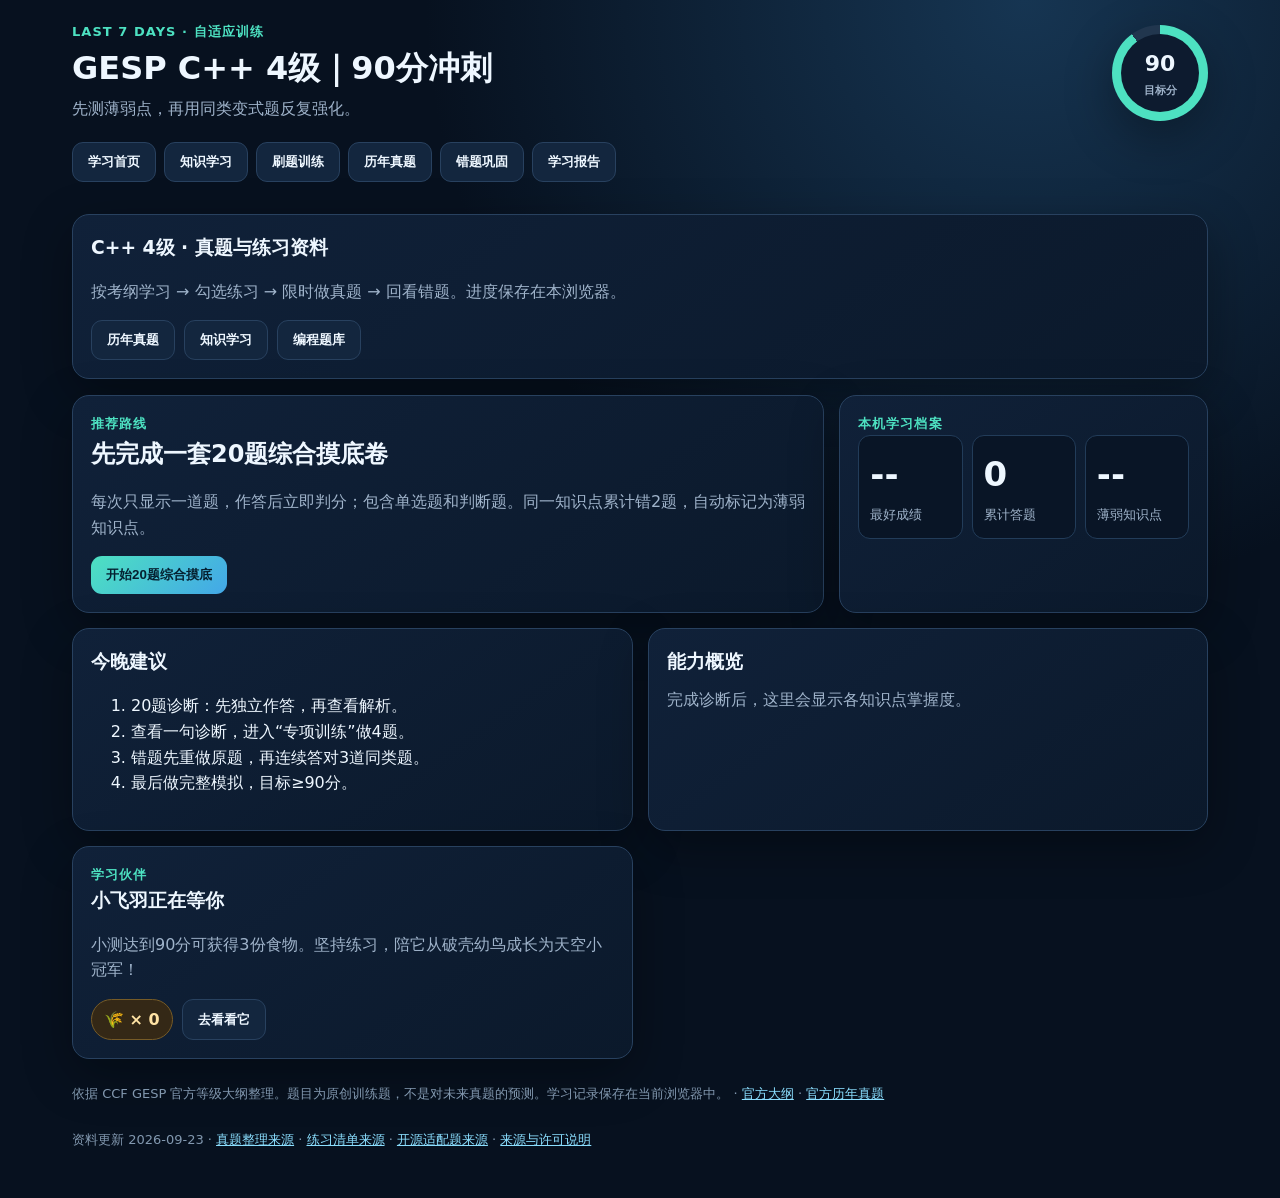
<file: gesp4/index.html>
<!doctype html>
<html lang="zh-CN">
<head>
  <meta charset="utf-8"><meta name="viewport" content="width=device-width,initial-scale=1">
  <title>GESP C++ 4级 · 90分冲刺系统</title>
  <meta name="description" content="GESP C++3级自适应模拟考试、知识诊断与错题强化">
  <style>
    :root{--bg:#07111f;--panel:#0d1b2f;--panel2:#12243d;--line:#28415f;--text:#eef7ff;--muted:#9fb3ca;--cyan:#4de1c1;--blue:#62a8ff;--amber:#ffc96b;--red:#ff7d8c;--green:#5ce09d;--shadow:0 16px 50px #0005}*{box-sizing:border-box}body{margin:0;background:radial-gradient(circle at 80% 0,#163552 0,transparent 38%),var(--bg);color:var(--text);font:16px/1.6 system-ui,-apple-system,"Microsoft YaHei",sans-serif}.shell{max-width:1180px;margin:auto;padding:22px}.top{display:flex;justify-content:space-between;gap:16px;align-items:center;margin-bottom:18px}.brand h1{font-size:clamp(21px,3vw,32px);margin:0}.brand p{margin:2px 0;color:var(--muted)}.target{width:96px;height:96px;border-radius:50%;display:grid;place-items:center;background:conic-gradient(var(--cyan) 90%,#21364e 0);position:relative;box-shadow:var(--shadow)}.target:after{content:"";position:absolute;inset:9px;border-radius:50%;background:var(--panel)}.target span{z-index:1;text-align:center;font-weight:800;font-size:22px}.target small{font-size:11px;display:block;color:var(--muted)}nav{display:flex;gap:8px;overflow:auto;padding-bottom:8px}.tab,button{border:1px solid var(--line);background:#13263e;color:var(--text);border-radius:11px;padding:10px 15px;cursor:pointer;font-weight:700}.tab.active,button.primary{background:linear-gradient(135deg,var(--cyan),#43a7e8);color:#052030;border:0}.view{display:none}.view.active{display:block}.grid{display:grid;grid-template-columns:repeat(12,1fr);gap:15px}.card{background:linear-gradient(145deg,#102139,#0b192b);border:1px solid var(--line);border-radius:17px;padding:18px;box-shadow:var(--shadow)}.span8{grid-column:span 8}.span4{grid-column:span 4}.span6{grid-column:span 6}h2,h3{margin:0 0 10px}.eyebrow{color:var(--cyan);font-size:13px;font-weight:800;letter-spacing:.08em}.big{font-size:34px;font-weight:850}.muted{color:var(--muted)}.actions{display:flex;gap:9px;flex-wrap:wrap}.statrow{display:grid;grid-template-columns:repeat(3,1fr);gap:9px}.stat{background:#091526;border:1px solid #223c59;border-radius:12px;padding:11px}.bar{height:9px;background:#1d324b;border-radius:20px;overflow:hidden}.bar i{display:block;height:100%;background:linear-gradient(90deg,var(--cyan),var(--blue));border-radius:20px}.topic{padding:10px 0;border-bottom:1px solid #203750}.topic:last-child{border:0}.topichead{display:flex;justify-content:space-between}.tag{font-size:12px;padding:3px 8px;border-radius:20px;background:#1d3a50;color:#bcecff}.warn{background:#4a3420;color:#ffe2a7}.danger{background:#4a2430;color:#ffb7c1}.question{font-size:19px;font-weight:700;margin:16px 0;white-space:pre-wrap}.code{font:15px/1.65 ui-monospace,SFMono-Regular,Consolas,monospace;background:#06101d;border:1px solid #27415d;padding:13px;border-radius:12px;white-space:pre-wrap;margin-top:10px}.options{display:grid;gap:9px}.option{display:flex;gap:10px;text-align:left;width:100%;background:#0a192b;border:1px solid #29435e;font-weight:500}.option:hover{border-color:var(--blue)}.option.selected{border:2px solid var(--cyan);background:#113849}.option.correct{border-color:var(--green);background:#103929}.option.wrong{border-color:var(--red);background:#3e1c28}.letter{width:25px;height:25px;display:grid;place-items:center;border-radius:7px;background:#203b56;flex:none}.examtop{display:flex;justify-content:space-between;align-items:center}.timer{font:800 22px ui-monospace;color:var(--amber)}.qnav{display:grid;grid-template-columns:repeat(10,1fr);gap:6px}.qdot{padding:6px;border-radius:7px}.qdot.done{background:#235c5d}.feedback{margin-top:12px;padding:12px;border-left:4px solid var(--cyan);background:#0b2232;border-radius:8px}.hidden{display:none!important}.mistake{padding:14px;border:1px solid #3d526b;border-radius:12px;margin:10px 0}.tips li{margin:7px 0}.footer{color:#8298af;font-size:13px;margin:25px 0}.switch{display:flex;gap:8px;align-items:center}select{background:#0c1b2d;color:white;border:1px solid var(--line);padding:9px;border-radius:10px}@media(max-width:780px){.span8,.span4,.span6{grid-column:1/-1}.top{align-items:flex-start}.target{width:78px;height:78px}.statrow{grid-template-columns:1fr}.qnav{grid-template-columns:repeat(8,1fr)}.shell{padding:13px}.card{padding:14px}}
    .pet-stage{min-height:285px;display:grid;place-items:center;text-align:center;background:radial-gradient(circle at 50% 35%,#32688c 0,#102e48 42%,#0b192b 72%);border:1px solid var(--line);border-radius:18px;overflow:hidden;position:relative}.pet-stage:before{content:"☁️　　　☁️";position:absolute;top:28px;left:-15%;width:130%;font-size:34px;opacity:.75;animation:clouds 12s linear infinite}.pet-stage.turtle-home{background:radial-gradient(circle at 50% 35%,#387c73 0,#174943 45%,#0b2528 75%)}.pet-stage.turtle-home:before{content:"🌿　　　🌱";top:auto;bottom:24px}.pet{font-size:100px;display:block;position:relative;z-index:2;filter:drop-shadow(0 13px 12px #0006);animation:birdFly 3.2s ease-in-out infinite;transform-origin:center}.pet.turtle{animation:turtleWalk 3.8s ease-in-out infinite}.pet.happy{animation:birdCelebrate 1.8s ease-in-out 1}.pet.turtle.happy{animation:turtleCelebrate 1.5s ease-in-out 1}.pet-picker{display:grid;grid-template-columns:1fr 1fr;gap:8px;margin-bottom:14px}.pet-picker button.active{background:linear-gradient(135deg,var(--cyan),#43a7e8);color:#052030;border:0}.pet-name-row{display:flex;gap:8px;margin:13px 0}.pet-name-row input{min-width:0;flex:1;background:#081728;color:var(--text);border:1px solid var(--line);border-radius:10px;padding:10px 12px;font-size:16px}.name-note{min-height:24px;color:var(--cyan);font-size:14px}.food-count{display:inline-flex;gap:7px;align-items:center;background:#342816;border:1px solid #765b27;color:#ffe3a4;padding:7px 12px;border-radius:999px;font-weight:800}.pet-meter{max-width:420px;margin:12px auto}.unlock{display:grid;grid-template-columns:repeat(5,1fr);gap:8px;margin-top:14px}.unlock div{padding:10px 4px;background:#091526;border:1px solid #243d59;border-radius:11px;text-align:center}.unlock .open{border-color:var(--cyan);background:#103532}.reward{color:var(--amber);font-weight:800}@keyframes birdFly{0%,100%{transform:translate(-26px,8px) rotate(-4deg)}35%{transform:translate(12px,-22px) rotate(5deg)}70%{transform:translate(30px,-4px) rotate(-2deg)}}@keyframes birdCelebrate{0%{transform:translate(0,0)}25%{transform:translate(105px,-55px) rotate(12deg)}50%{transform:translate(0,-90px) rotate(-8deg)}75%{transform:translate(-105px,-45px) rotate(10deg)}100%{transform:translate(0,0)}}@keyframes turtleWalk{0%,100%{transform:translateX(-24px) rotate(-2deg)}50%{transform:translateX(24px) rotate(2deg)}}@keyframes turtleCelebrate{30%{transform:translateY(-25px) rotate(-12deg)}60%{transform:translateY(-8px) rotate(12deg)}}@keyframes clouds{from{transform:translateX(-8%)}to{transform:translateX(8%)}}@media(max-width:780px){.unlock{grid-template-columns:repeat(2,1fr)}}
  </style><style>
    .pet-stage{cursor:pointer;user-select:none}.pet-bubble{position:relative;z-index:3;max-width:290px;min-height:36px;margin:0 auto 7px;padding:6px 13px;border-radius:18px;background:#eefcff;color:#0a5a6b;font-weight:800;box-shadow:0 6px 18px #0003}.pet-actions{position:relative;z-index:3;justify-content:center;margin-top:12px}.pet.react{animation:petInteract .65s ease 2!important}.pet-stage:after{content:'点击宠物和它打招呼';position:absolute;right:12px;bottom:9px;font-size:13px;color:#c8e9f5;background:#071522cc;padding:4px 10px;border-radius:18px}@keyframes petInteract{0%,100%{transform:scale(1)}30%{transform:scale(1.23) rotate(-10deg) translateY(-12px)}70%{transform:scale(1.12) rotate(10deg) translateY(-5px)}}
  </style>
<style>
.pet.sprite-bird{background-image:url('assets/pet-bird-clean.webp')!important}
.pet.sprite-turtle{background-image:url('assets/pet-turtle-clean.webp')!important}
</style><script src="../gesp-resources/question-catalog.js?v=20260923"></script></head>
<body><main class="shell">
<style>.pet.sprite-bird,.pet.sprite-turtle{display:block;width:168px;height:224px;margin:0 auto;background-repeat:no-repeat;background-size:400% 100%;font-size:0;transform-origin:50% 90%;will-change:transform,background-position}.pet.sprite-bird{background-image:url([data-uri]);animation:birdFrames 1.6s steps(1,end) infinite,birdPath 6s ease-in-out infinite}.pet.sprite-turtle{background-image:url([data-uri]);animation:turtleFrames 3.2s steps(1,end) infinite,turtlePath 7s ease-in-out infinite}.pet.sprite-bird.react{animation:birdCelebrateFrames .75s steps(1,end) 3,birdBounce .75s ease-in-out 3!important}.pet.sprite-turtle.react{animation:turtleCelebrateFrames .9s steps(1,end) 3,turtleBounce .9s ease-in-out 3!important}@keyframes birdFrames{0%,24.9%{background-position:0 0}25%,49.9%{background-position:33.333% 0}50%,74.9%{background-position:66.666% 0}75%,100%{background-position:33.333% 0}}@keyframes birdPath{0%,100%{transform:translate(-38px,5px) rotate(-2deg)}45%{transform:translate(34px,-25px) rotate(2deg)}55%{transform:translate(34px,-25px) rotate(2deg)}}@keyframes turtleFrames{0%,29.9%{background-position:0 0}30%,59.9%{background-position:33.333% 0}60%,84.9%{background-position:66.666% 0}85%,100%{background-position:0 0}}@keyframes turtlePath{0%,100%{transform:translateX(-30px)}46%,54%{transform:translateX(30px)}}@keyframes birdCelebrateFrames{0%,32.9%{background-position:33.333% 0}33%,65.9%{background-position:66.666% 0}66%,100%{background-position:100% 0}}@keyframes turtleCelebrateFrames{0%,32.9%{background-position:66.666% 0}33%,65.9%{background-position:100% 0}66%,100%{background-position:0 0}}@keyframes birdBounce{0%,100%{transform:translateY(0) scale(1)}50%{transform:translateY(-20px) scale(1.06)}}@keyframes turtleBounce{0%,100%{transform:translateY(0) rotate(0)}50%{transform:translateY(-8px) rotate(3deg)}}@media(max-width:520px){.pet.sprite-bird,.pet.sprite-turtle{width:144px;height:192px}}</style>
  <header class="top"><div class="brand"><div class="eyebrow">LAST 7 DAYS · 自适应训练</div><h1>GESP C++ 4级｜90分冲刺</h1><p>先测薄弱点，再用同类变式题反复强化。</p></div><div class="target"><span>90<small>目标分</small></span></div></header>
  <nav><button class="tab active" data-view="home">今日训练</button><button class="tab" data-view="exam">模拟考试</button><button class="tab" data-view="drill">弱项强化</button><button class="tab" data-view="mistakes">错题库</button><button class="tab" data-view="report">掌握报告</button><button class="tab" data-view="pet">我的宠物</button><button class="tab" data-view="map">知识地图</button><button class="tab" data-view="tips">易错与技巧</button></nav>
  <section id="home" class="view active"><div class="grid">
    <div class="card span8"><div class="eyebrow">推荐路线</div><h2 id="homeTitle">先完成一套20题综合摸底卷</h2><p id="homeAdvice" class="muted">每次只显示一道题，作答后立即判分；包含单选题和判断题。同一知识点累计错2题，自动标记为薄弱知识点。</p><div class="actions"><button class="primary" onclick="startExam('full')">开始20题综合摸底</button></div></div>
    <div class="card span4"><div class="eyebrow">本机学习档案</div><div class="statrow"><div class="stat"><div id="best" class="big">--</div><small class="muted">最好成绩</small></div><div class="stat"><div id="answered" class="big">0</div><small class="muted">累计答题</small></div><div class="stat"><div id="weakCount" class="big">--</div><small class="muted">薄弱知识点</small></div></div></div>
    <div class="card span6"><h3>今晚建议</h3><ol><li>20题诊断：先独立作答，再查看解析。</li><li>查看一句诊断，进入“专项训练”做4题。</li><li>错题先重做原题，再连续答对3道同类题。</li><li>最后做完整模拟，目标≥90分。</li></ol></div>
    <div class="card span6"><h3>能力概览</h3><div id="miniTopics" class="muted">完成诊断后，这里会显示各知识点掌握度。</div></div>
    <div class="card span6"><div class="eyebrow">学习伙伴</div><h3>小飞羽正在等你</h3><p class="muted">小测达到90分可获得3份食物。坚持练习，陪它从破壳幼鸟成长为天空小冠军！</p><div class="actions"><span id="homeFood" class="food-count">🌾 × 0</span><button onclick="switchView('pet');renderPet()">去看看它</button></div></div>
  </div></section>
  <section id="exam" class="view"><div id="examIntro" class="card"><div class="eyebrow">20题 · 100分</div><h2>综合模拟</h2><p class="muted">包含单选题、判断题、阅读程序题和程序填空题，共20题、每题5分；达到90分视为达标。</p><div class="actions"><button class="primary" onclick="startExam('full')">开始综合模拟</button></div></div><div id="examBox" class="card hidden"></div></section>
  <section id="drill" class="view"><div class="card"><div class="examtop"><div><div class="eyebrow">ADAPTIVE DRILL</div><h2>弱项强化</h2></div><select id="topicSelect" onchange="renderDrillIntro()"></select></div><div id="drillBox"></div></div></section>
  <section id="mistakes" class="view"><div class="card"><div class="eyebrow">MISTAKE REVIEW</div><h2>我的错题库</h2><p class="muted">保留每次错题、当时的错误答案和正确答案。点击“举一反三”，连续答对3道同类题才算掌握。</p><div id="mistakeStats" class="statrow"></div><div id="mistakePractice"></div><div id="mistakeList"></div></div></section>
  <section id="report" class="view"><div class="card"><div class="examtop"><div><div class="eyebrow">MASTERY REPORT</div><h2>知识点掌握报告</h2></div><div class="actions"><button onclick="downloadReport('csv')">下载CSV</button><button class="primary" onclick="downloadReport('html')">下载可打印报告</button></div></div><p class="muted">报告根据本浏览器中的全部答题、错题和举一反三记录实时生成。</p><div id="reportSummary" class="statrow"></div><div id="reportTable" style="overflow:auto"></div></div></section>
  <section id="pet" class="view"><div class="pet-picker"><button id="pickBird" onclick="choosePet('bird')">🐦 培养小飞羽</button><button id="pickTurtle" onclick="choosePet('turtle')">🐢 培养小慢慢</button></div><div class="grid"><div class="card span8"><div id="petStage" class="pet-stage" onclick="petInteract('hello')"><div><div id="petBubble" class="pet-bubble">准备好一起挑战C++了吗？</div><span id="petEmoji" class="pet">🐣</span><h2 id="petName">小飞羽</h2><div id="petMood" class="muted">选择宠物，开启长期养成。</div><div class="actions pet-actions"><button onclick="event.stopPropagation();petInteract('touch')">摸摸它</button><button onclick="event.stopPropagation();petInteract('play')">一起玩</button></div></div></div></div><div class="card span4"><div class="eyebrow">MY STUDY PETS</div><h2>给宠物起名字</h2><div class="pet-name-row"><input id="petNameInput" maxlength="8" placeholder="输入1—8个字"><button onclick="savePetName()">保存名字</button></div><div id="nameNote" class="name-note"></div><div id="foodCount" class="food-count">🌾 × 0</div><div class="pet-meter"><div class="topichead"><span>当前宠物成长值</span><b id="petXp">0 / 5</b></div><div class="bar"><i id="petBar" style="width:0%"></i></div></div><button class="primary" id="feedBtn" onclick="feedPet()">投喂1份食物</button><p class="muted">小鸟和乌龟可以分别命名，名字与成长记录都会自动保存。</p></div><div class="card" style="grid-column:1/-1"><h3 id="albumTitle">小飞羽成长图鉴</h3><div class="unlock" id="petUnlocks"></div></div></div></section>
  <section id="map" class="view"><div class="grid" id="mapGrid"></div></section>
  <section id="tips" class="view"><div class="grid"><div class="card span6 tips"><h2>三级基础回顾与学习方法（四级衔接）</h2><ul>
<li><b>进制转换：</b>二进制按权展开，十进制转其他进制要“除基取余、倒序读”。口诀：<em>除基取余别忘记，最后一位先读起。</em></li>
<li><b>补码：</b>负数不能只写符号，按“取反加一”计算。口诀：<em>负数补码三步走，取反加一记心头。</em></li>
<li><b>位运算：</b>先补齐二进制位再逐位计算；区分逻辑与和按位与。口诀：<em>按位与要都为一，按位或有一就一，异或相同变成零。</em></li>
<li><b>移位：</b><code>x&lt;&lt;1</code>通常相当于乘2，<code>x&gt;&gt;1</code>是整数除2；先确认正负和位宽。</li>
<li><b>函数传值：</b>形参是副本，函数内修改不会改变实参。口诀：<em>传值带复印件，改了原件不改变。</em></li>
<li><b>数组下标：</b>长度为n时范围是0到n-1，访问a[n]越界。口诀：<em>下标从零起，最大减一记。</em></li>
<li><b>字符串：</b><code>size()</code>是长度，<code>substr(pos,len)</code>第二个参数是数量，<code>find</code>找不到返回<code>npos</code>。</li>
<li><b>getline：</b>与<code>cin&gt;&gt;</code>混用时先处理残留换行，否则可能读到空行。</li>
<li><b>break/continue：</b><code>break</code>结束最近一层循环，<code>continue</code>只跳过本轮。口诀：<em>break跳出圈，continue跳一圈。</em></li>
<li><b>枚举：</b>有限范围逐一检查，边界要包含；枚举能验证有限范围，不能证明无限猜想。</li>
<li><b>模拟：</b>严格按题目步骤维护状态，先列变量变化表，再写代码；重点检查初始值、终止条件、输出格式。</li>
<li><b>输出格式：</b>空格、换行、前导零都可能影响结果，样例要逐字符核对。</li>
</ul></div><div class="card span6 tips"><h2>学习方法与稳分流程</h2><ol><li>每个错题先口述“考点—规则—计算—结论”，再做3道变式。</li><li>进制与位运算用纸笔写二进制列，禁止直接心算。</li><li>数组和字符串先标下标，再检查长度、首尾和空串。</li><li>函数题画“实参→形参副本→返回值”箭头图。</li><li>模拟题先用最小样例和边界样例手算，再录入代码。</li><li>判断题看到“一定、所有、只能”先尝试找反例。</li></ol><h3>口诀复习</h3><p class="muted">进制倒序、补码取反加一；数组零起、字符串看长度；传值改副本、循环分清跳出与跳过；模拟按步骤，输出看格式。</p><h3>来源</h3><p class="muted">依据 CCF 官方大纲与历年三级真题考点整理：<a href="https://gesp.ccf.org.cn/101/1008/10012.html" target="_blank">官方大纲</a>、<a href="https://gesp.ccf.org.cn/101/1010/index.html" target="_blank">历年真题及解析</a>；位运算规则参考公开教学资料。</p></div></div></section>
  <footer class="footer">依据 CCF GESP 官方等级大纲整理。题目为原创训练题，不是对未来真题的预测。学习记录保存在当前浏览器中。 · <a style="color:#8bdfff" href="https://gesp.ccf.org.cn/101/1008/10012.html" target="_blank">官方大纲</a> · <a style="color:#8bdfff" href="https://gesp.ccf.org.cn/101/1010/index.html" target="_blank">官方历年真题</a></footer>
</main><script>
const topics={k1:'函数定义、形参与作用域',k2:'指针与参数传递',k3:'结构体',k4:'二维与多维数组',k5:'递推算法',k6:'排序算法与稳定性',k7:'算法复杂度',k8:'文件读写与异常处理'};
let bank=window.GESP_QUESTION_CATALOG.levels[4].map(ref=>{const q=window.GESP_QUESTION_CATALOG.questions[ref.id];const row=[ref.topic,ref.type,q.text,[...q.options],q.answer,q.explanation,...ref.tags];while(row.length<10)row.push(null);row[10]={id:ref.id,sources:q.sources,aliases:q.aliases};return row;});
const level4Allowed=new Set(Object.keys(topics));
const historySeeds=[];
const verifiedWrongSeeds=[['g3-2024-03-01'], ['g3-2024-03-02'], ['g3-2024-03-03'], ['g3-2024-03-04'], ['g3-2024-03-05'], ['g3-2023-12-01'], ['g3-2023-12-02'], ['g3-2023-12-03'], ['g3-2023-09-01'], ['g3-2023-09-02'], ['g3-2023-09-03'], ['g3-2023-09-04'], ['g3-2023-06-01'], ['g3-2023-06-02'], ['g3-2023-06-03']];
function hasDuplicateOptions(q){return new Set(q[3].map(x=>String(x).trim())).size!==q[3].length;}
let state;try{state=JSON.parse(localStorage.getItem('gesp4State')||'{}')}catch{state={}}if(!state||typeof state!=='object'||Array.isArray(state))state={};state.stats??={};state.answered??=0;state.best??=null;state.food??=0;state.petXp??=0;state.birdXp??=state.petXp;state.turtleXp??=0;state.activePet??='bird';state.petNames??={bird:'小飞羽',turtle:'小慢慢'};state.rewards??=0;state.reviewCorrect??=0;state.wrong=Array.isArray(state.wrong)?state.wrong.filter(x=>x&&typeof x.q==='string'&&typeof x.a==='string'):[];if(!state.stats||typeof state.stats!=='object'||Array.isArray(state.stats))state.stats={};if(!['bird','turtle'].includes(state.activePet))state.activePet='bird';state.petNames={bird:'小飞羽',turtle:'小慢慢',...(typeof state.petNames==='object'?state.petNames:{})};state.wrong=state.wrong.map((x,i)=>({...x,id:x.id||`${x.at||0}-${i}`,p:x.p??null,mastered:x.mastered??false}));
// 清理旧版本误混入三级错题库的二级/跨级记录：非三级主题、明确标注二级来源及网络/随机/基础环境题全部移除。
const legacySecondary=/二级|C\+\+\s*2级|GESP2|网络拓扑|IPv4|IP地址|域名|TCP协议|rand\s*\(|srand|RAM|ROM|GESP一级|变量名|命名规则|App通常|内存不足/;
state.wrong=state.wrong.filter(x=>level4Allowed.has(x.t)&&!legacySecondary.test(`${x.source||''} ${x.q||''}`));
// 示例题属于题库，不应冒充用户亲自答错的记录；同时清理旧版本自动写入的示例错题。
const bundledWrongIds=new Set(verifiedWrongSeeds.map(x=>x[0]));state.wrong=state.wrong.filter(x=>!bundledWrongIds.has(x.id));state.historySeededV1=true;state.gesp4VerifiedSeedsV1=true;
localStorage.setItem('gesp4State',JSON.stringify(state));let exam=[],idx=0,answers=[],seconds=0,timer=null,drillQ=null,review={source:null,n:0,c:0,seen:[],q:null};
function save(){localStorage.setItem('gesp4State',JSON.stringify(state));updateDash()}
function switchView(v){document.querySelectorAll('.view,.tab').forEach(e=>e.classList.remove('active'));document.getElementById(v).classList.add('active');document.querySelector(`[data-view="${v}"]`)?.classList.add('active');if(v==='mistakes')renderMistakes();if(v==='report')renderReport()}
document.querySelectorAll('.tab').forEach(b=>b.onclick=()=>switchView(b.dataset.view));
function shuffle(a){const b=[...a];for(let i=b.length-1;i>0;i--){const j=Math.floor(Math.random()*(i+1));[b[i],b[j]]=[b[j],b[i]];}return b;}
let examFinished=false;
function startExam(mode){examFinished=false;clearInterval(timer);let unique=[...new Map(shuffle(bank).map(q=>[q[2],q])).values()],focus=Object.keys(topics).map(t=>shuffle(unique.filter(q=>q[0]===t))[0]).filter(Boolean),picked=new Set(focus.map(q=>q[2])),rest=shuffle(unique.filter(q=>!picked.has(q[2]))).slice(0,20-focus.length);exam=shuffle([...focus,...rest]);if(exam.some(hasDuplicateOptions)||new Set(exam.map(q=>q[2])).size!==exam.length)throw new Error('抽卷失败：检测到重复题目或选项');idx=0;answers=Array(exam.length).fill(null);seconds=60*60;switchView('exam');document.getElementById('examIntro').classList.add('hidden');document.getElementById('examBox').classList.remove('hidden');timer=setInterval(()=>{seconds--;if(seconds<=0){clearInterval(timer);finishExam()}else renderTimer()},1000);renderExam()}
function renderTimer(){let e=document.getElementById('timer');if(e)e.textContent=`${String(Math.floor(seconds/60)).padStart(2,'0')}:${String(seconds%60).padStart(2,'0')}`}
function stars(q){let t=String(q[1]||'')+String(q[2]||'');return t.includes('程序填空')||t.includes('阅读')||/位运算|数组|随机|最值|素数|拓扑/.test(t)?'★★★':(t.includes('while')||t.includes('嵌套')?'★★★':'★★');}
function renderExam(){let q=exam[idx],a=answers[idx];document.getElementById('examBox').innerHTML=`<div class="examtop"><span class="tag">${q[1]} · ${stars(q)} · 第${idx+1}/20题</span><span id="timer" class="timer"></span></div><div class="question"><span class="tag">难度 ${stars(q)}</span><br>${esc(q[2])}</div><div class="options">${q[3].map((o,i)=>`<button class="option ${a?(i===q[4]?'correct':i===a.pick?'wrong':''):''}" onclick="pick(${i})" ${a?'disabled':''}><span class="letter">${String.fromCharCode(65+i)}</span>${esc(o)}</button>`).join('')}</div>${a?`<div class="feedback"><b>${a.ok?'回答正确，做得很好！':'这道题答错了。'}</b><br>正确答案：${String.fromCharCode(65+q[4])}。${q[5]||'请结合题干和选项逐步检查计算过程。'}<br><small>归属知识点：${topics[q[0]]}</small></div><div class="actions" style="margin-top:14px"><button class="primary" onclick="move(1)">${idx===19?'查看总成绩':'下一题'}</button></div>`:'<p class="muted">选择答案后，系统再公布判分和解析。</p>'}`;renderTimer()}
function esc(s){return s.replaceAll('&','&amp;').replaceAll('<','&lt;').replaceAll('>','&gt;').replaceAll('\n','<br>')}
function pick(i){if(examFinished||!exam[idx]||answers[idx]||!Number.isInteger(i)||i<0||i>=exam[idx][3].length)return;let q=exam[idx],ok=i===q[4];answers[idx]={pick:i,ok};state.stats[q[0]]??={c:0,n:0,w:0};state.stats[q[0]].n++;state.stats[q[0]].c+=ok?1:0;if(!ok){state.stats[q[0]].w=(state.stats[q[0]].w||0)+1;let at=Date.now();state.wrong.unshift({id:`${at}-${state.wrong.length}`,q:q[2],p:q[3][i],a:q[3][q[4]],e:q[5],t:q[0],at,mastered:false})}state.answered++;save();renderExam()}
function move(d){if(!answers[idx])return;if(d===1&&idx===exam.length-1){finishExam();return}idx=Math.max(0,Math.min(exam.length-1,idx+d));renderExam()}
function finishExam(){if(examFinished||!exam.length)return;examFinished=true;clearInterval(timer);let correct=answers.filter(a=>a&&a.ok).length,score=correct*5,reward=score>=90?3:0;if(reward){state.food+=3;state.rewards++}state.best=Math.max(state.best||0,score);let weak=Object.keys(topics).filter(t=>(state.stats[t]?.w||0)>=2);save();document.getElementById('examBox').innerHTML=`<div class="eyebrow">综合模拟完成</div><div class="big">${score} 分</div><h2>${score>=90?'达到90分目标！':'先补弱项，再来复测'}</h2>${reward?'<div class="feedback reward">🎉 获得3份小米！两只宠物都在等你投喂！</div>':''}<h3>薄弱知识点清单</h3>${weak.length?weak.map(t=>`<div class="topic">【薄弱知识点】${topics[t]} <button onclick="setDrill('${t}')">立即专项强化</button></div>`).join(''):'<p class="muted">暂未发现累计错2题的知识点。</p>'}<div class="actions"><button onclick="startExam('full')">再做一套综合卷</button></div>`}
function topicBar(t,p){return `<div class="topic"><div class="topichead"><span>${topics[t]}</span><b>${p}%</b></div><div class="bar"><i style="width:${p}%"></i></div></div>`}
function accuracy(t){let s=state.stats[t];return s&&s.n?Math.round(s.c/s.n*100):null}
function reportRows(){return Object.keys(topics).map(t=>{let s=state.stats[t]||{n:0,c:0,w:0},wrong=state.wrong.filter(x=>x.t===t),pending=wrong.filter(x=>!x.mastered).length,mastered=wrong.length-pending,rate=s.n?Math.round(s.c/s.n*100):null,level=rate==null?(pending?'薄弱·待训练':'未测试'):(pending||rate<60?'薄弱':rate<80?'待巩固':rate<90?'良好':'掌握');return {t,name:topics[t],n:s.n,c:s.c,w:s.w||0,rate,pending,mastered,level}})}
function renderReport(){let rows=reportRows(),tested=rows.filter(x=>x.rate!=null),mastered=rows.filter(x=>x.level==='掌握').length,weak=rows.filter(x=>x.level==='薄弱'||x.level==='薄弱·待训练').length,avg=tested.length?Math.round(tested.reduce((a,x)=>a+x.rate,0)/tested.length):0;document.getElementById('reportSummary').innerHTML=`<div class="stat"><div class="big">${avg}%</div><small class="muted">已测知识点平均正确率</small></div><div class="stat"><div class="big">${mastered}/${rows.length}</div><small class="muted">已掌握知识点</small></div><div class="stat"><div class="big">${weak}</div><small class="muted">薄弱知识点</small></div>`;document.getElementById('reportTable').innerHTML=`<table style="width:100%;border-collapse:collapse;margin-top:16px"><thead><tr>${['知识点','答题数','答对','正确率','累计错题','待巩固错题','状态','行动'].map(x=>`<th style="text-align:left;padding:10px;border-bottom:1px solid var(--line)">${x}</th>`).join('')}</tr></thead><tbody>${rows.map(x=>`<tr><td style="padding:10px;border-bottom:1px solid var(--line)">${x.name}</td><td>${x.n}</td><td>${x.c}</td><td>${x.rate==null?'—':x.rate+'%'}</td><td>${x.w}</td><td>${x.pending}</td><td><span class="tag ${x.level.includes('薄弱')?'danger':x.level==='待巩固'?'warn':''}">${x.level}</span></td><td><button onclick="setDrill('${x.t}')">去强化</button></td></tr>`).join('')}</tbody></table>`}
function downloadReport(type){let rows=reportRows(),date=new Date().toLocaleString(),avgRows=rows.filter(x=>x.rate!=null),avg=avgRows.length?Math.round(avgRows.reduce((a,x)=>a+x.rate,0)/avgRows.length):0;if(type==='csv'){let lines=[['知识点','答题数','答对数','正确率','累计错题','待巩固错题','状态'],...rows.map(x=>[x.name,x.n,x.c,x.rate==null?'未测试':x.rate+'%',x.w,x.pending,x.level])];downloadBlob('\ufeff'+lines.map(r=>r.map(v=>'"'+String(v).replaceAll('"','""')+'"').join(',')).join('\n'),'GESP4级知识点掌握报告.csv','text/csv;charset=utf-8');return}let body=rows.map(x=>`<tr><td>${x.name}</td><td>${x.n}</td><td>${x.c}</td><td>${x.rate==null?'—':x.rate+'%'}</td><td>${x.w}</td><td>${x.pending}</td><td>${x.level}</td></tr>`).join(''),html=`<!doctype html><meta charset="utf-8"><title>GESP4级知识点掌握报告</title><style>body{font:15px/1.6 system-ui;margin:32px;color:#172033}h1{margin-bottom:4px}table{width:100%;border-collapse:collapse}th,td{border:1px solid #ccd5e0;padding:8px;text-align:left}th{background:#eef4fa}.summary{padding:12px;background:#eef8f5;margin:18px 0}@media print{button{display:none}}</style><h1>GESP C++4级知识点掌握报告</h1><div>生成时间：${date}</div><div class="summary">累计答题：${state.answered}题　最好成绩：${state.best==null?'暂无':state.best+'分'}　已测知识点平均正确率：${avg}%　待巩固错题：${state.wrong.filter(x=>!x.mastered).length}题</div><table><thead><tr><th>知识点</th><th>答题数</th><th>答对</th><th>正确率</th><th>累计错题</th><th>待巩固</th><th>状态</th></tr></thead><tbody>${body}</tbody></table><p>建议：优先完成“薄弱”和“待巩固”知识点的专项训练，每组全部正确后再进行综合模拟。</p><button onclick="print()">打印或另存为PDF</button>`;downloadBlob(html,'GESP4级知识点掌握报告.html','text/html;charset=utf-8')}
function downloadBlob(content,name,type){let url=URL.createObjectURL(new Blob([content],{type})),a=document.createElement('a');a.href=url;a.download=name;a.click();setTimeout(()=>URL.revokeObjectURL(url),1000)}
let drillRun={n:0,c:0,seen:[],source:'all'};function setDrill(t,source='all'){switchView('drill');document.getElementById('topicSelect').value=t;drillRun={n:0,c:0,seen:[],source};renderDrillIntro()}
function renderDrillIntro(){let t=document.getElementById('topicSelect').value,p=accuracy(t),college=bank.filter(q=>q[0]===t&&q[7]==='college').length;document.getElementById('drillBox').innerHTML=`<p class="muted">${p==null?'尚无记录，先做几题建立掌握度。':`目前累计正确率 ${p}%。`} 强化规则：每组4题必须全部答对；错1题就再练一组，直到全对。</p><div class="actions"><button class="primary" onclick="drillRun.source='all';nextDrill()">综合题库强化</button><button onclick="drillRun.source='college';nextDrill()">大学课程题型三层强化（本知识点${college}题）</button></div><p class="muted">三层强化按“基础辨析 → 相近模拟 → 举一反三”覆盖同一规则，解析会说明推理步骤与常见误区。</p>${state.wrong.filter(x=>x.t===t).slice(0,3).map(x=>`<div class="mistake"><b>近期错题</b><div>${esc(x.q)}</div><small class="muted">正确答案：${esc(x.a)}｜${x.e}</small></div>`).join('')}`}
function nextDrill(){let t=document.getElementById('topicSelect').value,all=bank.filter(q=>q[0]===t&&(drillRun.source!=='college'||q[7]==='college'));if(!all.length){drillRun.source='all';all=bank.filter(q=>q[0]===t)}let c=all.filter(q=>!drillRun.seen.includes(q[2]));if(!c.length){drillRun.seen=[];c=all}drillQ=c[Math.floor(Math.random()*c.length)];drillRun.seen.push(drillQ[2]);document.getElementById('drillBox').innerHTML=`<div class="question">${esc(drillQ[2])}</div><div class="options">${drillQ[3].map((o,i)=>`<button class="option" onclick="answerDrill(${i},this)"><span class="letter">${String.fromCharCode(65+i)}</span>${esc(o)}</button>`).join('')}</div><div id="drillFeedback"></div>`}
function answerDrill(i,el){if(!el||el.disabled||!drillQ||i<0||i>=drillQ[3].length)return;let ok=i===drillQ[4];document.querySelectorAll('#drillBox .option').forEach((x,j)=>{x.disabled=true;if(j===drillQ[4])x.classList.add('correct')});if(!ok)el.classList.add('wrong');let t=drillQ[0];drillRun.n++;drillRun.c+=ok?1:0;state.stats[t]??={c:0,n:0,w:0};state.stats[t].n++;state.stats[t].c+=ok?1:0;if(!ok){state.stats[t].w=(state.stats[t].w||0)+1;let at=Date.now();state.wrong.unshift({id:`${at}-${state.wrong.length}`,q:drillQ[2],p:drillQ[3][i],a:drillQ[3][drillQ[4]],e:drillQ[5],t,at,mastered:false})}state.answered++;save();let done=drillRun.n===4,pass=done&&drillRun.c===4;document.getElementById('drillFeedback').innerHTML=`<div class="feedback"><b>${ok?'答对了':'这道题需要再巩固'}</b><br>正确答案：${String.fromCharCode(65+drillQ[4])}。${drillQ[5]}<br><small>本组进度：${drillRun.n}/4｜已答对${drillRun.c}题</small></div>${done?(pass?`<button class="primary" style="margin-top:12px" onclick="startExam('full')">4题全对，专项过关！返回综合模拟</button>`:`<button class="primary" style="margin-top:12px" onclick="drillRun={n:0,c:0,seen:drillRun.seen,source:drillRun.source};nextDrill()">本组未全对，再练4道新题直到全对</button>`):'<button class="primary" style="margin-top:12px" onclick="nextDrill()">下一道专项题</button>'}`}
function renderMistakes(){let total=state.wrong.length,mastered=state.wrong.filter(x=>x.mastered).length;document.getElementById('mistakeStats').innerHTML=`<div class="stat"><div class="big">${total}</div><small class="muted">累计错题</small></div><div class="stat"><div class="big">${mastered}</div><small class="muted">已掌握</small></div><div class="stat"><div class="big">${total-mastered}</div><small class="muted">待巩固</small></div>`;document.getElementById('mistakePractice').innerHTML='';document.getElementById('mistakeList').innerHTML=total?state.wrong.map((x,i)=>`<div class="mistake"><div class="topichead"><span class="tag ${x.mastered?'':'danger'}">${x.mastered?'已掌握':'待巩固'}</span><small class="muted">${topics[x.t]||'综合知识'} · ${x.source||x.at?x.source||new Date(x.at).toLocaleDateString():'历史记录'}</small></div><div class="question">${esc(x.q)}</div><div style="color:var(--red)"><b>上次错误答案：</b>${x.p==null?(x.source?'上传截图未显示当时选项':'旧版本未保存当时选项'):esc(String(x.p))}</div><div style="color:var(--green)"><b>正确答案：</b>${esc(String(x.a))}</div><p class="muted">${x.e||''}</p><button class="${x.mastered?'':'primary'}" onclick="startReview(${i})">${x.mastered?'再次挑战':'举一反三 · 练3题'}</button></div>`).join(''):'<div class="feedback">目前还没有错题，继续保持！</div>'}
function startReview(i){let x=state.wrong[i];if(!x)return;review={source:i,n:0,c:0,seen:[],q:null};document.getElementById('mistakeList').innerHTML='';document.getElementById('mistakePractice').innerHTML=`<div class="feedback"><b>正在巩固：${topics[x.t]||'综合知识'}</b><br>连续一组3题全部答对才算掌握；答错会换一组继续。</div>`;nextReview()}
function nextReview(){let x=state.wrong[review.source],all=bank.filter(q=>q[0]===x.t&&q[2]!==x.q),c=all.filter(q=>!review.seen.includes(q[2]));if(!c.length){review.seen=[];c=all}review.q=c[Math.floor(Math.random()*c.length)];review.seen.push(review.q[2]);document.getElementById('mistakePractice').innerHTML=`<div class="eyebrow">举一反三 · 第${review.n+1}/3题</div><div class="feedback reward">🎁 举一反三奖励进度：${state.reviewCorrect%10}/10（每答对10题奖励1份食物）</div><div class="question">${esc(review.q[2])}</div><div class="options">${review.q[3].map((o,i)=>`<button class="option" onclick="answerReview(${i},this)"><span class="letter">${String.fromCharCode(65+i)}</span>${esc(o)}</button>`).join('')}</div><div id="reviewFeedback"></div>`}
function retryReview(){review.n=0;review.c=0;nextReview()}
function answerReview(i,el){if(!el||el.disabled||!review.q||i<0||i>=review.q[3].length)return;let q=review.q,ok=i===q[4];document.querySelectorAll('#mistakePractice .option').forEach((x,j)=>{x.disabled=true;if(j===q[4])x.classList.add('correct')});if(!ok)el.classList.add('wrong');review.n++;review.c+=ok?1:0;let bonus=false;if(ok){state.reviewCorrect++;if(state.reviewCorrect%10===0){state.food++;bonus=true}}state.stats[q[0]]??={c:0,n:0,w:0};state.stats[q[0]].n++;state.stats[q[0]].c+=ok?1:0;if(!ok)state.stats[q[0]].w=(state.stats[q[0]].w||0)+1;state.answered++;save();let done=review.n===3,pass=done&&review.c===3;if(pass){state.wrong[review.source].mastered=true;state.wrong[review.source].masteredAt=Date.now();save()}document.getElementById('reviewFeedback').innerHTML=`<div class="feedback"><b>${ok?'回答正确！':'这道题答错了'}</b><br>正确答案：${String.fromCharCode(65+q[4])}。${q[5]||'请结合题干和选项逐步检查计算过程。'}${bonus?`<br><span class="reward">🎉 累计答对10题，获得1份宠物食物！</span>`:""}<br><small>本组答对：${review.c}/${review.n}｜奖励进度：${state.reviewCorrect%10}/10</small></div>${done?(pass?'<button class="primary" style="margin-top:12px" onclick="renderMistakes()">3题全对，已完全掌握！返回错题库</button>':'<button class="primary" style="margin-top:12px" onclick="retryReview()">本组未全对，再练3道新题</button>'):'<button class="primary" style="margin-top:12px" onclick="nextReview()">下一道类似题</button>'}`}
function updateDash(){document.getElementById('best').textContent=state.best==null?'--':state.best;document.getElementById('answered').textContent=state.answered;document.getElementById('homeFood').textContent=`🌾 × ${state.food}`;let vals=Object.keys(topics).map(t=>[t,accuracy(t)]),weak=vals.filter(x=>x[1]!=null&&x[1]<80);document.getElementById('weakCount').textContent=weak.length||0;document.getElementById('miniTopics').innerHTML=vals.filter(x=>x[1]!=null).length?vals.filter(x=>x[1]!=null).sort((a,b)=>a[1]-b[1]).slice(0,5).map(x=>topicBar(x[0],x[1])).join(''):'完成诊断后，这里会显示各知识点掌握度。';if(state.best>=90){document.getElementById('homeTitle').textContent='已经达标，保持稳定输出';document.getElementById('homeAdvice').textContent='重点复盘错题，避免整数除法、循环边界和逻辑表达式造成非知识性失分。'}renderMap();renderPet()}
const petData={bird:{name:'小飞羽',food:'🌾',stages:[{xp:0,e:'🥚',n:'暖暖鸟蛋'},{xp:5,e:'🐣',n:'破壳萌鸟'},{xp:12,e:'🐤🌱',n:'蹦跳幼鸟'},{xp:22,e:'🐥🪶',n:'练翼学徒'},{xp:35,e:'🐦🌿',n:'林间小鸟'},{xp:50,e:'🐦💨',n:'蓝天飞手'},{xp:70,e:'🕊️☁️',n:'云端巡航员'},{xp:95,e:'🦅⭐',n:'少年雄鹰'},{xp:125,e:'🦅🏅',n:'高空领航员'},{xp:160,e:'🦅👑',n:'苍穹鹰王'}]},turtle:{name:'小慢慢',food:'🥬',stages:[{xp:0,e:'🥚',n:'神秘龟蛋'},{xp:5,e:'🐢',n:'破壳小龟'},{xp:12,e:'🐢🌱',n:'嫩叶学徒'},{xp:22,e:'🐢💧',n:'池塘漫步者'},{xp:35,e:'🐢🛡️',n:'稳稳小勇士'},{xp:50,e:'🐢🏕️',n:'绿洲旅行家'},{xp:70,e:'🐢🧭',n:'河谷探险家'},{xp:95,e:'🐢📚',n:'智慧守护者'},{xp:125,e:'🐢🎓',n:'百岁小长老'},{xp:160,e:'🐢👑',n:'千年神龟'}]}};
function choosePet(p){state.activePet=p;document.getElementById('nameNote').textContent='';save();petInteract('hello')}
function savePetName(){let input=document.getElementById('petNameInput'),name=input.value.trim();if(!name){document.getElementById('nameNote').textContent='请先输入一个名字。';return}state.petNames[state.activePet]=name.slice(0,8);save();document.getElementById('nameNote').textContent=`新名字“${state.petNames[state.activePet]}”保存成功！`;petInteract('name')}
function petInteract(action='hello'){let key=state.activePet,name=state.petNames[key],lines={hello:[`你好，我是${name}！`,`准备好挑战C++了吗？`,`我们一起向90分冲刺！`],touch:key==='bird'?[`摸摸羽毛，精神满满！`,`${name}开心地扇了扇翅膀！`,`啾啾，谢谢你！`]:[`龟壳被摸得亮晶晶！`,`${name}舒服地伸了伸脖子！`,`稳稳前进，不着急！`],play:key==='bird'?['一起飞过循环和分支！','看我绕着代码飞一圈！','答对一题，我就飞高一点！']:['和我比赛稳稳爬向终点！','一起寻找程序里的小错误！','慢慢想，答案会出现的！'],feed:key==='bird'?['小米真香，我更有力量啦！','吃饱啦，陪你继续刷题！']:['嫩叶真好吃，我长大一点啦！','谢谢你的嫩叶大餐！'],name:[`我喜欢“${name}”这个名字！`,`以后请叫我${name}！`]},arr=lines[action]||lines.hello,b=document.getElementById('petBubble'),e=document.getElementById('petEmoji');if(b)b.textContent=arr[Math.floor(Math.random()*arr.length)];if(e){e.classList.remove('react');void e.offsetWidth;e.classList.add('react');setTimeout(()=>e.classList.remove('react'),1400)}}
function renderPet(){let e=document.getElementById('petEmoji');if(!e)return;let key=state.activePet,d=petData[key],name=state.petNames[key],xp=key==='bird'?state.birdXp:state.turtleXp,stages=d.stages,s=stages[0];stages.forEach(x=>{if(xp>=x.xp)s=x});let next=stages.find(x=>x.xp>xp),base=next?stages[stages.indexOf(next)-1].xp:160,need=next?next.xp:160,p=next?Math.round((xp-base)/(need-base)*100):100;e.textContent=s.e;e.className=s.xp===0?'pet':'pet sprite-'+key;document.getElementById('petStage').classList.toggle('turtle-home',key==='turtle');document.getElementById('petName').textContent=`${name} · ${s.n}`;document.getElementById('petMood').textContent=state.food?`${name}正等着你投喂！`:`完成90分小测，为${name}带回食物吧。`;document.getElementById('petNameInput').value=name;document.getElementById('foodCount').textContent=`${d.food} × ${state.food}`;document.getElementById('petXp').textContent=next?`${xp} / ${next.xp}`:`${xp} · 满级`;document.getElementById('petBar').style.width=p+'%';document.getElementById('feedBtn').disabled=state.food<1;document.getElementById('feedBtn').textContent=`喂${key==='bird'?'1份小米':'1片嫩叶'}`;document.getElementById('pickBird').textContent=`🐦 ${state.petNames.bird}`;document.getElementById('pickTurtle').textContent=`🐢 ${state.petNames.turtle}`;document.getElementById('pickBird').classList.toggle('active',key==='bird');document.getElementById('pickTurtle').classList.toggle('active',key==='turtle');document.getElementById('albumTitle').textContent=`${name}成长图鉴 · 10级`;document.getElementById('petUnlocks').innerHTML=stages.map(x=>`<div class="${xp>=x.xp?'open':''}"><div style="font-size:30px">${xp>=x.xp?x.e:'🔒'}</div><b>${x.n}</b><small class="muted"><br>${x.xp}成长值</small></div>`).join('')}
function feedPet(){if(state.food<1)return;state.food--;if(state.activePet==='bird')state.birdXp++;else state.turtleXp++;save();petInteract('feed')}
function renderMap(){document.getElementById('mapGrid').innerHTML=Object.keys(topics).map(t=>{let p=accuracy(t),weak=(state.stats[t]?.w||0)>=2;return `<div class="card span4"><div class="topichead"><h3>${topics[t]}</h3><span class="tag ${weak?'danger':''}">${weak?'薄弱知识点':p==null?'未测试':p+'%'}</span></div><p class="muted">累计错题：${state.stats[t]?.w||0}题；答错达到2题后自动列入专项强化清单。</p><button onclick="setDrill('${t}')">专项练4题</button></div>`}).join('')}
document.getElementById('topicSelect').innerHTML=Object.entries(topics).map(([k,v])=>`<option value="${k}">${v}</option>`).join('');renderDrillIntro();updateDash();
</script><script>
/* GESP shared pet wallet v1: migration ledger prevents repeat credit. */
(()=>{const key='gespSharedPetV1';const read=()=>{let x;try{x=JSON.parse(localStorage.getItem(key)||'{}')}catch{x={}}if(!x||typeof x!=='object'||Array.isArray(x))x={};return {...x,migrated:x.migrated&&typeof x.migrated==='object'?x.migrated:{}};};const num=v=>Number.isFinite(Number(v))?Math.max(0,Number(v)):0;
let w=read();for(const source of ['gesp2State','gesp3State','gesp4State','gesp4-pet']){if(w.migrated[source])continue;let raw=localStorage.getItem(source);if(!raw)continue;try{const x=JSON.parse(raw);w.food+=num(x.food);w.birdXp+=num(x.birdXp??x.petXp);w.turtleXp+=num(x.turtleXp??x.xp);w.migrated[source]=true;}catch{}}
// The current level may have never been saved. Include its in-memory initial balance once.
const current='gesp4State';if(!w.migrated[current]){w.food+=num(state.food);w.birdXp+=num(state.birdXp??state.petXp);w.turtleXp+=num(state.turtleXp);w.migrated[current]=true;}
localStorage.setItem(key,JSON.stringify(w));const attached=new WeakSet();function attach(){if(attached.has(state))return;for(const f of ['food','birdXp','turtleXp'])Object.defineProperty(state,f,{configurable:true,enumerable:true,get(){return read()[f]||0},set(v){const x=read();x[f]=num(v);localStorage.setItem(key,JSON.stringify(x));}});attached.add(state);}attach();const oldSave=save;save=function(){attach();return oldSave();};
function refresh(){updateDash();renderPet();}window.addEventListener('storage',e=>{if(e.key===key)refresh();});window.addEventListener('focus',refresh);refresh();const note=document.createElement('p');note.className='muted';note.textContent='二、三、四级共享宠物食物与成长值 · 同一设备、同一浏览器有效。原有余额已一次性合并。';document.getElementById('pet').prepend(note);
})();
</script><style>nav{flex-wrap:wrap;overflow:visible}nav .tab{white-space:nowrap}a{color:#8bdfff}</style><script>
const lessonData=[
['函数基础','函数定义、返回值、作用域与递归入口','学会拆函数、写返回值、判断局部/全局变量；完成“成绩统计”函数题。','函数 C++ 教程','函数 C++ 教程'],
['参数传递','值传递、引用传递、指针传参的区别','用三种方式完成交换、累加和批量修改；能解释实参是否改变。','引用 指针 参数传递 C++','引用 指针 参数传递 C++'],
['指针进阶','地址、解引用、指针与数组、指针运算','完成数组遍历、最大值查找和指针移动题；避免野指针与越界。','C++ 指针 数组 教程','C++ 指针 数组 教程'],
['结构体','结构体定义、初始化、成员访问、结构体数组','把编号、属性和成绩绑定，完成学生信息统计题。','C++ 结构体 教程','C++ 结构体 教程'],
['二维数组','定义、初始化、行列遍历、邻域访问','完成矩阵求和、转置和网格统计；重点练边界判断。','C++ 二维数组 教程','C++ 二维数组 教程'],
['排序一','冒泡排序：过程、边界、提前结束','手写升序/降序冒泡，理解交换条件和 flag 优化。','C++ 冒泡排序 教程','C++ 冒泡排序 教程'],
['排序二','选择排序、插入排序与稳定性','手写两种排序并比较适用场景，处理重复元素。','C++ 选择排序 插入排序 教程','C++ 选择排序 插入排序 教程'],
['递推与递归','递推关系、递归出口、状态转移','从题意写出递推式，完成数列、爬楼梯和递归求和题。','C++ 递推 递归 教程','C++ 递推 递归 教程'],
['复杂度','循环次数、嵌套循环、O(1)/O(n)/O(n²)','能估算代码规模，选择可行算法并解释原因。','C++ 时间复杂度 教程','C++ 时间复杂度 教程'],
['文件读写','ifstream/ofstream、>>、getline、打开失败检查','完成文本成绩读取、统计和结果输出，养成检查流状态习惯。','C++ 文件读写 教程','C++ 文件读写 教程'],
['异常与调试','try/catch、错误分支、边界测试、类型陷阱','学会定位编译错误和运行逻辑错误，完成异常输入处理。','C++ 异常处理 教程','C++ 异常处理 教程'],
['综合编程','网格模拟、结构体排序、文件综合题与考试策略','独立完成两道大题：读题建模、写边界、调试、复杂度复盘。','C++ 综合编程题 结构体 二维数组 排序','C++ 综合编程题 结构体 二维数组 排序']];const lessonVideos=[[{"bvid":"BV1et411b73Z","cid":784604596,"duration":681,"page":50,"title":"50 函数-函数的定义"},{"bvid":"BV1et411b73Z","cid":72981677,"duration":465,"page":51,"title":"51 函数-函数的调用"},{"bvid":"BV1et411b73Z","cid":72981848,"duration":505,"page":54,"title":"54 函数-函数的声明"}],[{"bvid":"BV1et411b73Z","cid":72981725,"duration":715,"page":52,"title":"52 函数-值传递"},{"bvid":"BV1et411b73Z","cid":73260629,"duration":626,"page":91,"title":"08 C++中的引用-引用做函数参数"},{"bvid":"BV1et411b73Z","cid":72982425,"duration":684,"page":62,"title":"62 指针-指针和函数"}],[{"bvid":"BV1et411b73Z","cid":556783258,"duration":612,"page":56,"title":"56 指针-指针的定义和使用"},{"bvid":"BV1et411b73Z","cid":72982332,"duration":448,"page":61,"title":"61 指针-指针和数组"},{"bvid":"BV1et411b73Z","cid":72982503,"duration":518,"page":63,"title":"63 指针-指针配合数组和函数案例"}],[{"bvid":"BV1et411b73Z","cid":72982652,"duration":868,"page":64,"title":"64 结构体-结构体定义和使用"},{"bvid":"BV1et411b73Z","cid":72982765,"duration":491,"page":65,"title":"65 结构体-结构体数组"},{"bvid":"BV1et411b73Z","cid":72983175,"duration":658,"page":68,"title":"68 结构体-结构体做函数参数"}],[{"bvid":"BV1et411b73Z","cid":72981314,"duration":871,"page":47,"title":"47 数组-二维数组定义方式"},{"bvid":"BV1et411b73Z","page":48,"cid":72981415,"title":"48 数组-二维数组-数组名","duration":848},{"bvid":"BV1et411b73Z","cid":72981539,"duration":621,"page":49,"title":"49 数组-二维数组案例-考试成绩统计"}],[{"bvid":"BV1et411b73Z","cid":72981213,"duration":1138,"page":46,"title":"46 数组-一维数组-冒泡排序"},{"bvid":"BV1b7411N798","page":93,"cid":317891086,"title":"8.3.1_冒泡排序","duration":781},{"bvid":"BV1b7411N798","page":90,"cid":317890449,"title":"8.1_排序的基本概念","duration":632}],[{"bvid":"BV1b7411N798","cid":317890594,"duration":1216,"page":91,"title":"8.2.1+8.2.2_插入排序"},{"bvid":"BV1b7411N798","cid":317891657,"duration":299,"page":95,"title":"8.4.1_简单选择排序"},{"bvid":"BV1b7411N798","page":90,"cid":317890449,"title":"8.1_排序的基本概念","duration":632}],[{"bvid":"BV1b7411N798","cid":320569046,"duration":781,"page":30,"title":"3.3.3_栈在递归中的应用"}],[{"bvid":"BV1b7411N798","cid":320549654,"duration":1868,"page":6,"title":"1.2_2_算法的时间复杂度"},{"bvid":"BV1b7411N798","cid":320550427,"duration":903,"page":7,"title":"1.2_3_算法的空间复杂度"}],[{"bvid":"BV1et411b73Z","cid":73263099,"duration":968,"page":143,"title":"61 C++文件操作-文本文件-写文件"},{"bvid":"BV1et411b73Z","cid":73263146,"duration":814,"page":144,"title":"62 C++文件操作-文本文件-读文件"},{"bvid":"BV1et411b73Z","page":145,"cid":73263198,"title":"63 C++文件操作-二进制文件-写文件","duration":465}],[{"bvid":"BV1cP41157Dh","cid":825316583,"duration":2635,"page":1,"title":"【清华大学】第12章 异常处理 郑莉教授 C++语言程序设计"},{"bvid":"BV1VRU5BXEei","page":1,"title":"GESP四级—异常处理"},{"bvid":"BV1H6cBzYEpL","page":1,"title":"GESP C++ 四级知识点22—异常处理"}],[{"bvid":"BV1et411b73Z","cid":72983435,"duration":1237,"page":70,"title":"70 结构体-结构体案例1"},{"bvid":"BV1et411b73Z","cid":72983603,"duration":774,"page":71,"title":"71 结构体-结构体案例2"},{"bvid":"BV1et411b73Z","page":49,"cid":72981539,"title":"49 数组-二维数组案例-考试成绩统计","duration":621}]];
(()=>{const button=document.createElement('button');button.className='tab';button.dataset.view='selfstudy';button.textContent='四级自学 · 12课';button.onclick=()=>switchView('selfstudy');document.querySelector('nav').prepend(button);const section=document.createElement('section');section.id='selfstudy';section.className='view';section.innerHTML='<div class="card"><h2>四级自学 · 12课</h2><p>每课提供对应视频的直接播放链接；不足3个的课程会标注待补齐。点击指定视频分集学习。若内嵌播放受限，请选择“在B站播放”。平台可能要求登录。</p><div id="videoArea" hidden><h3 id="videoName"></h3><iframe title="课程播放器" id="videoFrame" allow="autoplay; fullscreen; encrypted-media" allowfullscreen style="width:100%;aspect-ratio:16/9;border:0"></iframe><button onclick="document.getElementById(\'videoFrame\').src=\'about:blank\';document.getElementById(\'videoArea\').hidden=true">关闭视频</button></div><div id="lessonCards"></div><p>慕课补充：<a href="https://www.icourse163.org/course/PKU-1001553023" target="_blank" rel="noopener">北京大学《程序设计与算法（一）》</a>，可能需要登录选课。</p><p>第8课视频侧重递归与栈，第12课为结构体案例，不能替代完整递推专项或GESP真题训练。</p></div>';document.querySelector('main').append(section);const mapping=['k1','k2','k2','k3','k4','k6','k6','k5','k7','k8','k8','k3'];document.getElementById('lessonCards').innerHTML=lessonData.map((l,i)=>`<article class="card"><h3>第${i+1}课 ${esc(l[0])}</h3><p>${esc(l[1])}</p><p>${esc(l[2])}</p>${lessonVideos[i].length<3?`<p class="muted">已收录${lessonVideos[i].length}/3个对应视频，其余待核实补齐。</p>`:""}${lessonVideos[i].map((v,j)=>`<p><button onclick="playLesson(${i},${j})">▶ ${esc(v.title)}</button> <a href="https://www.bilibili.com/video/${v.bvid}/?p=${v.page}" target="_blank" rel="noopener">在B站播放</a></p>`).join('')}<button onclick="setDrill('${mapping[i]}')">配套练习</button></article>`).join('');})();
function playLesson(i,j){const v=lessonVideos[i][j];document.getElementById('videoArea').hidden=false;document.getElementById('videoName').textContent=v.title;document.getElementById('videoFrame').src=`https://player.bilibili.com/player.html?bvid=${v.bvid}${v.cid?`&cid=${v.cid}`:""}&page=${v.page}&autoplay=0`;document.getElementById('videoArea').scrollIntoView({behavior:'smooth'});}

// Video entry points and visible release identifier.
const videoTopicLessons={k1:[0],k2:[1,2],k3:[3,11],k4:[4],k5:[7],k6:[5,6],k7:[8],k8:[9,10]};
function openTopicVideos(t){switchView('selfstudy');const i=videoTopicLessons[t][0];document.querySelectorAll('#lessonCards article')[i].scrollIntoView({behavior:'smooth'});}
const originalRenderMap=renderMap;
renderMap=function(){originalRenderMap();Object.keys(topics).forEach((t,i)=>{const card=document.querySelectorAll('#mapGrid .card')[i];if(card){const b=document.createElement('button');b.textContent='▶ 查看对应视频';b.onclick=()=>openTopicVideos(t);card.append(b);}});};
renderMap();
const videoEntry=document.createElement('div');videoEntry.className='card';videoEntry.id='videoUpdateNotice';videoEntry.innerHTML='<b>四级自学视频 · 更新版 2026-09-12</b><p>新增视频在“四级自学 · 12课”中。10课各有3个视频；递推和复杂度仍待补齐。</p><button id="openCourseVideos">▶ 打开课程视频</button>';
document.getElementById('home').prepend(videoEntry);
const drillVideo=document.createElement('button');drillVideo.textContent='▶ 学习当前知识点的视频';drillVideo.onclick=()=>openTopicVideos(document.getElementById('topicSelect').value);document.getElementById('topicSelect').after(drillVideo);
document.getElementById("openCourseVideos").onclick=()=>switchView("selfstudy");

const sprintVideos=[["BV1jpjz6UEzR","GESP C++四级考点考纲知识点详细讲解","胖胖stem","约85分钟","考前全局梳理；发布者介绍为四级考点集训。"],["BV1Vw411i7rA","GESP-C++四级客观题考点详解","老杨讲编程","约82分钟","重点复习指针、多维数组、函数、递推、排序、文件和异常处理。"],["BV1nb4y1M7vX","GESP四级串讲：排序、异常处理、结构体、递推、文件输入输出","小王老师教编程","约63分钟","集中串讲多个重点模块，适合查漏补缺。"]];
const sprintBox=document.createElement('div');sprintBox.id='sprintReview';sprintBox.className='card';
sprintBox.innerHTML='<h2>考前冲刺 · 综合知识串讲</h2><p>完成12课后复习：先梳理考点，再复习客观题，最后查漏补缺。以下视频侧重点不同，不保证每一部单独覆盖全部考纲。</p>'+sprintVideos.map((v,i)=>`<article class="card"><h3>${i+1}. ${esc(v[1])}</h3><p>${esc(v[2])} · ${esc(v[3])}</p><p>${esc(v[4])}</p><a class="primary" href="https://www.bilibili.com/video/${v[0]}/" target="_blank" rel="noopener noreferrer">▶ 在B站播放</a></article>`).join('');
document.getElementById('selfstudy').append(sprintBox);
</script><link rel="stylesheet" href="../gesp-resources/resources.css?v=20260923">
<script src="../gesp-resources/katex.min.js"></script>
<script src="../gesp-resources/level4.js?v=20260923"></script>
<script src="../gesp-resources/open-exercises.js?v=20260923"></script>
<script src="../gesp-resources/resources.js?v=20260923"></script>
<script src="../gesp-resources/streamlined.js?v=20260923"></script>
</body></html>
</file>
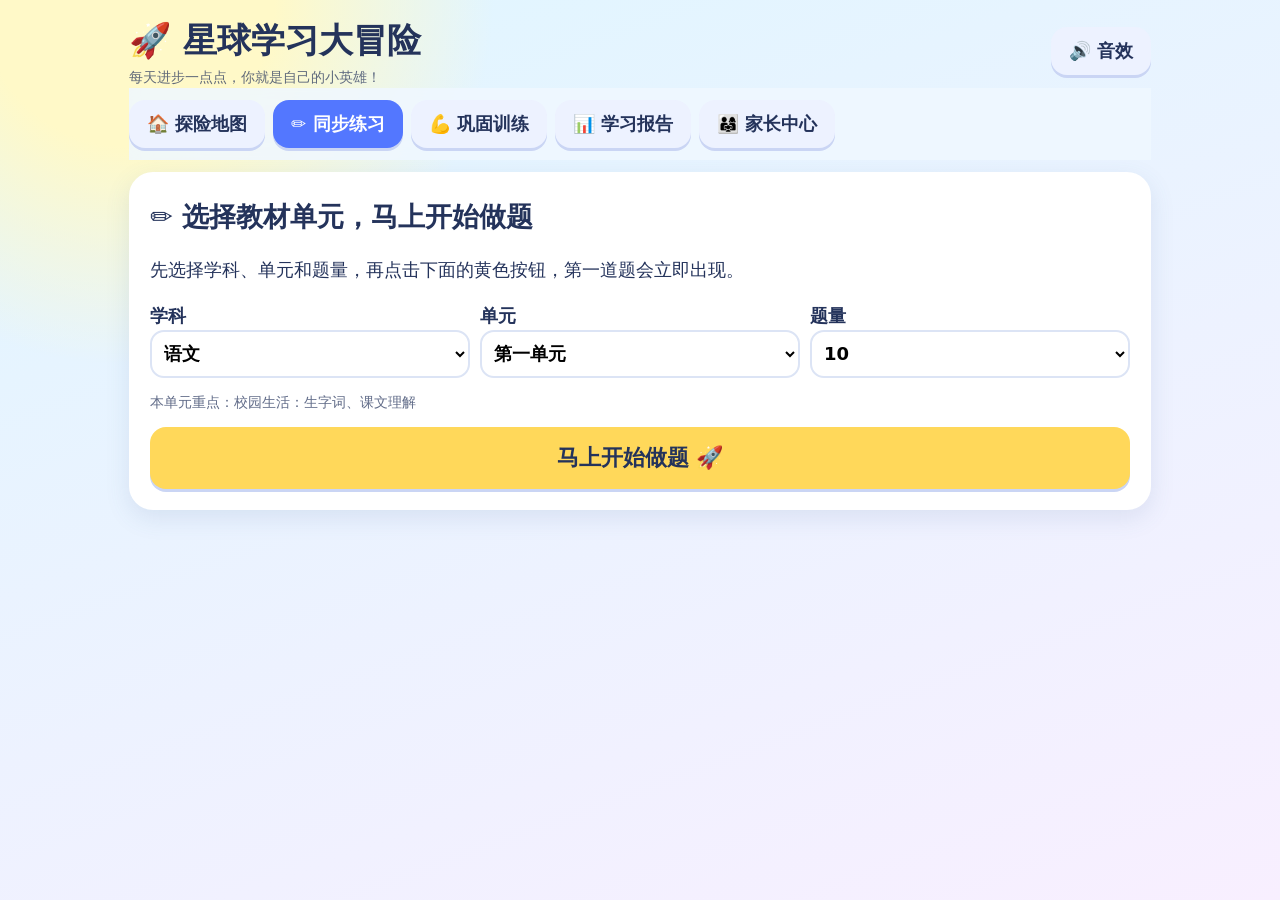
<file: grade3-learning/index.html>
<!doctype html>
<html lang="zh-CN">
<head>
<meta charset="utf-8"><meta name="viewport" content="width=device-width,initial-scale=1,maximum-scale=1,user-scalable=no">
<title>三年级星球学习大冒险</title>
<style>
:root{--ink:#24335b;--blue:#5377ff;--yellow:#ffd85a;--green:#48c89b;--pink:#ff7ca8;--bg:#eef7ff;--card:#fff;--shadow:0 8px 24px #496b9b20}*{box-sizing:border-box}body{margin:0;color:var(--ink);font:18px/1.55 system-ui,"Microsoft YaHei",sans-serif;background:radial-gradient(circle at 10% 0,#fff9c8 0 10%,transparent 25%),linear-gradient(160deg,#dff6ff,#f8efff);min-height:100vh}button,input,select,textarea{font:inherit}button{min-height:48px;border:0;border-radius:16px;padding:10px 18px;font-weight:800;color:var(--ink);background:#edf2ff;box-shadow:0 3px 0 #cad5f4;cursor:pointer}button:active{transform:translateY(2px);box-shadow:none}.primary{background:var(--yellow)}.good{background:#c9f6df}.danger{background:#ffe0e7}.wrap{max-width:1050px;margin:auto;padding:14px}.top{display:flex;justify-content:space-between;align-items:center;gap:10px}.brand{font-size:clamp(22px,5vw,34px);font-weight:900}.sub{font-size:14px;opacity:.72}.tabs{display:flex;gap:8px;overflow:auto;padding:12px 0;position:sticky;top:0;z-index:5;background:#eff7ffdd;backdrop-filter:blur(10px)}.tab.active{background:var(--blue);color:white}.page{display:none}.page.active{display:block}.card{background:var(--card);border:3px solid #fff;border-radius:24px;padding:18px;margin:12px 0;box-shadow:var(--shadow)}h2,h3{margin:.1em 0 .55em}.grid{display:grid;grid-template-columns:repeat(3,1fr);gap:12px}.stat{text-align:center;background:#f6f8ff;border-radius:18px;padding:12px}.stat b{font-size:26px;display:block}.map{display:grid;grid-template-columns:repeat(3,1fr);gap:12px}.lane{border-radius:22px;padding:14px;background:#f7f9ff}.lane h3{text-align:center}.path{display:flex;justify-content:space-around;align-items:center;font-size:27px}.node{filter:grayscale(1);opacity:.42}.node.done{filter:none;opacity:1}.bar{height:14px;border-radius:10px;background:#dfe7f4;overflow:hidden;margin:8px 0}.bar i{display:block;height:100%;background:linear-gradient(90deg,var(--green),#8ce66c);border-radius:10px}.controls{display:grid;grid-template-columns:1fr 1fr 1fr;gap:10px}.controls label{font-weight:800}.controls select,.controls input{width:100%;min-height:48px;border:2px solid #dce4f5;border-radius:14px;padding:8px;background:white}.chips{display:flex;flex-wrap:wrap;gap:8px}.chip{background:#edf2ff}.chip.on{background:#bcead9}.question{font-size:22px;font-weight:850;margin:10px 0}.option{display:block;width:100%;text-align:left;margin:9px 0;background:#f3f6ff}.option.correct{background:#c8f5dc}.option.wrong{background:#ffdce5}.feedback{padding:13px;border-radius:16px;margin-top:10px;background:#fff6ca}.hidden{display:none!important}.habit{display:flex;align-items:center;justify-content:space-between;gap:10px;padding:12px;background:#f5fbff;border-radius:16px;margin:8px 0}.badge{display:inline-block;font-size:28px;padding:8px;filter:grayscale(1);opacity:.35}.badge.got{filter:none;opacity:1}.monster{text-align:center;font-size:60px}.report-row{margin:12px 0}.empty{text-align:center;padding:28px;opacity:.68}.modal{position:fixed;inset:0;background:#18244b99;z-index:20;display:grid;place-items:center;padding:18px}.modal>.card{max-width:520px;width:100%}textarea{width:100%;min-height:80px;border:2px solid #dce4f5;border-radius:14px;padding:10px}.toast{position:fixed;left:50%;bottom:24px;transform:translateX(-50%);background:#24335b;color:#fff;padding:12px 18px;border-radius:18px;z-index:30;font-weight:800}.spark{animation:pop .45s}@keyframes pop{50%{transform:scale(1.15)}}@media(max-width:720px){.map,.grid{grid-template-columns:1fr}.controls{grid-template-columns:1fr}.wrap{padding:10px}.card{padding:14px}.tab{white-space:nowrap;padding:8px 13px}.top .sub{display:none}}
</style></head>
<body><div class="wrap">
<header class="top"><div><div class="brand">🚀 星球学习大冒险</div><div class="sub">每天进步一点点，你就是自己的小英雄！</div></div><button id="soundBtn" aria-label="音效开关">🔊 音效</button></header>
<nav class="tabs" aria-label="主菜单"><button class="tab" data-page="home">🏠 探险地图</button><button class="tab active" data-page="practice">✏️ 同步练习</button><button class="tab" data-page="weak">💪 巩固训练</button><button class="tab" data-page="report">📊 学习报告</button><button class="tab" data-page="parent">👨‍👩‍👧 家长中心</button></nav>
<main>
<section id="home" class="page"><div class="card"><h2>今天也要开心学习呀！</h2><div class="grid"><div class="stat"><b id="todayTasks">0</b>今日任务</div><div class="stat"><b id="todayMinutes">0</b>学习分钟</div><div class="stat"><b id="stars">0 ⭐</b>成长星星</div></div></div><div id="map" class="map"></div><div class="card"><h2>🧼 生活习惯能量站</h2><div id="habits"></div><div class="sub">孩子完成后点击“我完成了”，还需要家长确认，才会点亮能量。</div></div><div class="card"><div id="boss" class="monster">🔒</div><h2 style="text-align:center">最终大怪挑战</h2><p id="bossText" style="text-align:center">三科学习和生活打卡都完成后解锁</p><div style="text-align:center"><button id="bossBtn" class="primary" disabled>挑战大怪</button></div></div><div class="card"><h2>🏅 我的成就</h2><div id="badges"></div></div></section>
<section id="practice" class="page active"><div class="card"><h2>✏️ 选择教材单元，马上开始做题</h2><p>先选择学科、单元和题量，再点击下面的黄色按钮，第一道题会立即出现。</p><div class="controls"><label>学科<select id="subject"></select></label><label>单元<select id="unit"></select></label><label>题量<select id="count"><option>5</option><option selected>10</option><option>15</option><option>20</option></select></label></div><p id="unitInfo" class="sub"></p><button id="startBtn" class="primary" style="width:100%;font-size:22px;min-height:62px">马上开始做题 🚀</button></div><div id="quiz" class="card hidden"></div></section>
<section id="weak" class="page"><div class="card"><h2>薄弱点加油站</h2><p>系统会从做错较多的知识点中选题。每一次订正，都是一次升级！</p><div id="weakList"></div><button id="weakBtn" class="good">开始针对性巩固</button></div><div id="weakQuiz" class="card hidden"></div></section>
<section id="report" class="page"><div class="card"><h2>我的学习报告</h2><div id="reportBody"></div></div><div class="card"><h2>错题小本本</h2><div id="mistakes"></div></div></section>
<section id="parent" class="page"><div id="parentLock" class="card"><h2>家长验证</h2><p>请输入家长口令。初始口令：<b>1234</b></p><input id="pinInput" inputmode="numeric" maxlength="8" placeholder="家长口令"> <button id="unlockBtn" class="primary">进入</button></div><div id="parentPanel" class="hidden"><div class="card"><h2>今日任务设置</h2><div class="controls"><label>每日最大学习时长（分钟）<input id="maxMinutes" type="number" min="5" max="180"></label><label>今日难度<select id="difficulty"><option value="easy">轻松</option><option value="normal">标准</option><option value="challenge">挑战</option></select></label><label>建议题量<input id="dailyCount" type="number" min="3" max="30"></label></div><button id="saveSettings" class="primary">保存设置</button></div><div class="card"><h2>生活打卡确认</h2><div id="parentHabits"></div></div><div class="card"><h2>数据管理</h2><div class="chips"><button id="exportBtn">导出备份</button><button id="importBtn">导入备份</button><button id="pinBtn">修改口令</button><button id="resetBtn" class="danger">重置全部进度</button><input id="fileInput" type="file" accept="application/json" class="hidden"></div></div></div></section>
</main></div><div id="toast" class="toast hidden"></div>
<script>
const UNITS={语文:[['第一单元','校园生活：生字词、课文理解'],['第二单元','金秋时节：词语积累、日记'],['第三单元','童话世界：人物与道理'],['第四单元','预测故事：边读边猜'],['第五单元','留心观察：观察与表达'],['第六单元','祖国山河：古诗与景物'],['第七单元','我与自然：句段理解'],['第八单元','美好品质：人物品质']],数学:[['第一单元','混合运算：先乘除后加减'],['第二单元','观察物体：正面、侧面、上面'],['第三单元','加与减：三位数计算'],['第四单元','乘与除：整十整百口算'],['第五单元','周长：封闭图形一周长度'],['第六单元','乘法：两三位数乘一位数'],['第七单元','年、月、日：时间知识'],['第八单元','认识小数：元角分与小数']],英语:[['Module 1','Greetings：Hello / Goodbye'],['Module 2','Introductions：I am...'],['Module 3','Classroom：stand up / sit down'],['Module 4','Colours：颜色'],['Module 5','Numbers 1—12：数字'],['Module 6','School：教室物品'],['Module 7','Birthday：年龄与生日'],['Module 8','Friends：人物介绍'],['Module 9','Family：家庭成员'],['Module 10','Body：身体部位']]};
const B=[
['语文',1,'字词','“绒球花”的“绒”读音是？',['róng','yóng','rǒng'],0,'“绒”读 róng，注意声母是 r。'],['语文',1,'字词','“早晨”的近义词是？',['清晨','夜晚','中午'],0,'早晨和清晨都表示天刚亮后的一段时间。'],['语文',2,'字词','“秋高气爽”适合描写哪个季节？',['春天','秋天','冬天'],1,'“秋高气爽”是描写秋天天空高远、天气凉爽的词语。'],['语文',2,'日记','日记开头通常要写日期、星期和什么？',['天气','姓名','学校'],0,'日记常在第一行写日期、星期和天气。'],['语文',3,'童话理解','童话中的人物可以是会说话的动物。',['正确','错误'],0,'拟人化的动物、植物或物品是童话常见角色。'],['语文',3,'童话理解','《卖火柴的小女孩》中的小女孩最后过上了幸福生活。',['正确','错误'],1,'故事结尾小女孩在寒冷中去世，表达了对她的同情。'],['语文',4,'预测','预测故事时，只能看题目，不能联系插图。',['正确','错误'],1,'题目、插图、已有内容和生活经验都能帮助预测。'],['语文',4,'预测','预测与原文不同，就一定是错的。',['正确','错误'],1,'预测重在有依据、会思考，不要求一定与原文相同。'],['语文',5,'观察','写观察记录时，应该怎样做？',['认真连续观察','随便想象','只看一次'],0,'细致、连续地观察，才能发现事物的变化。'],['语文',5,'句子','“小猫的眼睛像两颗宝石”使用了什么修辞？',['比喻','排比','反问'],0,'把眼睛比作宝石，是比喻句。'],['语文',6,'古诗','“两岸青山相对出”的下一句是？',['孤帆一片日边来','淡妆浓抹总相宜','潭面无风镜未磨'],0,'诗句出自李白《望天门山》。'],['语文',6,'古诗','“欲把西湖比西子”中的“西子”指谁？',['西施','王昭君','貂蝉'],0,'西子即西施，诗人用她比喻美丽的西湖。'],['语文',7,'标点','提示语在前面时，提示语后通常用冒号。',['正确','错误'],0,'如：妈妈说：“快来吃饭。”'],['语文',7,'理解','理解难懂的词语，可以联系上下文。',['正确','错误'],0,'结合前后句能帮助判断词语在文中的意思。'],['语文',8,'人物品质','司马光砸缸表现了他怎样的品质？',['机智勇敢','骄傲自满','胆小怕事'],0,'遇到紧急情况，他沉着想办法救人。'],['语文',8,'字词','“诚实”的反义词是？',['虚假','认真','善良'],0,'诚实是不说假话，反义词是虚假。'],
['数学',1,'混合运算','计算 4×6+8，结果是？',['32','56','28'],0,'先算乘法 4×6=24，再算 24+8=32。'],['数学',1,'混合运算','计算 36÷4-5，结果是？',['4','9','13'],0,'先算除法 36÷4=9，再算 9-5=4。'],['数学',2,'观察物体','从不同方向观察同一个物体，看到的形状可能不同。',['正确','错误'],0,'观察方向改变，看到的平面形状可能会变化。'],['数学',2,'观察物体','站在杯子的正面，一定能看到杯底。',['正确','错误'],1,'从正面通常看不到杯底，要从下方观察。'],['数学',3,'三位数加减','368+245等于？',['613','603','513'],0,'个位8+5=13，向十位进1，结果613。'],['数学',3,'三位数加减','700-286等于？',['414','424','514'],0,'连续退位计算，700-286=414。'],['数学',4,'口算','60×4等于？',['240','24','200'],0,'6个十乘4是24个十，即240。'],['数学',4,'口算','420÷7等于？',['60','6','70'],0,'42÷7=6，所以420÷7=60。'],['数学',5,'周长','长5厘米、宽3厘米的长方形周长是？',['8厘米','15厘米','16厘米'],2,'长方形周长=(长+宽)×2=(5+3)×2=16厘米。'],['数学',5,'周长','用一根铁丝围成图形，铁丝长度就是图形的周长。',['正确','错误'],0,'封闭图形一周的长度叫作周长。'],['数学',6,'乘法','123×3等于？',['369','366','329'],0,'3×3=9，3×2个十=6个十，3×1个百=3个百。'],['数学',6,'乘法','205×4等于？',['820','800','220'],0,'200×4=800，5×4=20，合起来820。'],['数学',7,'年月日','平年2月有多少天？',['28天','29天','30天'],0,'平年2月28天，闰年2月29天。'],['数学',7,'年月日','一年有12个月。',['正确','错误'],0,'一年共12个月。'],['数学',8,'小数','3元5角写成以“元”为单位的小数是？',['3.5元','3.05元','35元'],0,'5角是0.5元，所以是3.5元。'],['数学',8,'小数','比较大小：2.8元○3.1元，应填？',['＞','＜','＝'],1,'先比较整数部分，2小于3，所以2.8＜3.1。'],
['英语',1,'问候','早上见到老师，应说：',['Good morning.','Good night.','Goodbye.'],0,'Good morning. 表示“早上好”。'],['英语',1,'问候','告别时可以说 Goodbye.',['正确','错误'],0,'Goodbye. 是常用的告别语。'],['英语',2,'自我介绍','“我是玲玲。”英文是：',['I am Lingling.','You are Lingling.','Hello, Daming.'],0,'I am... 用来介绍自己。'],['英语',2,'姓名','询问对方姓名，应说：',['What is your name?','How old are you?','How are you?'],0,'What is your name? 意为“你叫什么名字？”'],['英语',3,'课堂指令','Stand up. 的意思是：',['起立','坐下','打开书'],0,'stand up 表示“站起来”。'],['英语',3,'课堂指令','Sit down, please. 的意思是“请坐”。',['正确','错误'],0,'sit down 表示“坐下”。'],['英语',4,'颜色','“黄色”的英文是：',['yellow','green','black'],0,'yellow 意为黄色。'],['英语',4,'颜色','The sky is usually _____.',['blue','red','black'],0,'晴朗的天空通常是蓝色，blue。'],['英语',5,'数字','seven 后面的数是：',['eight','six','ten'],0,'数字顺序是 seven, eight。'],['英语',5,'数字','How many? 是询问什么？',['数量','姓名','颜色'],0,'How many? 意为“多少个？”'],['英语',6,'学校物品','“书桌”的英文是：',['desk','door','chair'],0,'desk 是书桌，chair 是椅子。'],['英语',6,'学校物品','This is my classroom. 意思是“这是我的教室”。',['正确','错误'],0,'classroom 意为教室。'],['英语',7,'年龄','询问年龄，应说：',['How old are you?','What is this?','Where are you?'],0,'How old are you? 意为“你几岁？”'],['英语',7,'年龄','I am nine. 意思是：',['我九岁','我很好','我叫九'],0,'回答年龄可用 I am + 数字。'],['英语',8,'朋友','“这是我的朋友。”英文是：',['This is my friend.','This is my father.','She is a teacher.'],0,'friend 意为朋友。'],['英语',8,'代词','介绍一位男孩可以用 He is...',['正确','错误'],0,'he 指男性“他”。'],['英语',9,'家庭','“母亲”的英文是：',['mother','brother','father'],0,'mother 是母亲。'],['英语',9,'家庭','sister 的意思是：',['姐妹','兄弟','祖父'],0,'sister 表示姐姐或妹妹。'],['英语',10,'身体','用哪一个词表示“头”？',['head','hand','leg'],0,'head 是头，hand 是手，leg 是腿。'],['英语',10,'身体','Point to your nose. 意思是“指向你的鼻子”。',['正确','错误'],0,'point to 是“指向”，nose 是“鼻子”。']];
const key='grade3AdventureV1', today=()=>new Date().toISOString().slice(0,10);let D=Object.assign({stars:0,records:[],mistakes:{},progress:{语文:0,数学:0,英语:0},habits:{wash:{asked:false,confirmed:false,date:''},tidy:{asked:false,confirmed:false,date:''}},badges:{},bossWins:0,sound:true,pin:'1234',settings:{maxMinutes:30,difficulty:'normal',dailyCount:10}},JSON.parse(localStorage.getItem(key)||'{}'));let quiz=null,startAt=0;
function save(){localStorage.setItem(key,JSON.stringify(D))}function esc(s){return String(s).replace(/[&<>"']/g,c=>({'&':'&amp;','<':'&lt;','>':'&gt;','"':'&quot;',"'":'&#39;'}[c]))}function beep(ok=true){if(!D.sound)return;try{let a=new AudioContext,o=a.createOscillator(),g=a.createGain();o.frequency.value=ok?660:330;g.gain.value=.05;o.connect(g);g.connect(a.destination);o.start();o.stop(a.currentTime+.12)}catch(e){}}function toast(t){let x=document.querySelector('#toast');x.textContent=t;x.classList.remove('hidden');setTimeout(()=>x.classList.add('hidden'),1800)}function mins(){return Math.round(D.records.reduce((s,r)=>s+r.seconds,0)/60)}function todayMins(){return Math.round(D.records.filter(r=>r.date===today()).reduce((s,r)=>s+r.seconds,0)/60)}function canStudy(){if(todayMins()>=D.settings.maxMinutes){toast('今天的学习时间已完成，去休息和玩耍吧！🌈');return false}return true}
function show(p){document.querySelectorAll('.page,.tab').forEach(x=>x.classList.remove('active'));document.querySelector('#'+p).classList.add('active');document.querySelector(`[data-page="${p}"]`).classList.add('active');if(p==='report')renderReport();if(p==='weak')renderWeak()}
document.querySelectorAll('.tab').forEach(b=>b.onclick=()=>show(b.dataset.page));
function render(){document.querySelector('#stars').textContent=D.stars+' ⭐';document.querySelector('#todayTasks').textContent=D.records.filter(r=>r.date===today()).length;document.querySelector('#todayMinutes').textContent=todayMins();document.querySelector('#soundBtn').textContent=D.sound?'🔊 音效':'🔇 静音';document.querySelector('#map').innerHTML=Object.entries(UNITS).map(([s,u])=>`<div class="lane"><h3>${s==='语文'?'📚':s==='数学'?'🧮':'🔤'} ${s}星球</h3><div class="path"><span>🧑‍🚀</span><span class="node ${D.progress[s]>=Math.ceil(u.length/2)?'done':''}">👾</span><span class="node ${D.progress[s]>=u.length?'done':''}">🏰</span></div><div class="bar"><i style="width:${D.progress[s]/u.length*100}%"></i></div><div style="text-align:center">已点亮 ${D.progress[s]} / ${u.length} 个单元</div></div>`).join('');renderHabits();let ready=Object.keys(UNITS).every(s=>D.progress[s]>=UNITS[s].length)&&['wash','tidy'].every(h=>D.habits[h].confirmed&&D.habits[h].date===today());document.querySelector('#bossBtn').disabled=!ready;document.querySelector('#boss').textContent=ready?'🐲':'🔒';document.querySelector('#bossText').textContent=ready?'勇气和知识都集齐啦，挑战吧！':'三科学习全部通关，并完成今天的生活打卡后解锁';let defs=[['first','🌟','初次启航'],['ten','🏃','任务达人'],['accurate','🎯','细心之星'],['habit','🧼','生活小能手'],['boss','👑','星球守护者']];document.querySelector('#badges').innerHTML=defs.map(x=>`<span class="badge ${D.badges[x[0]]?'got':''}" title="${x[2]}">${x[1]}<small>${x[2]}</small></span>`).join('');save()}
function renderHabits(){let names={wash:'个人洗漱',tidy:'物品整理'};document.querySelector('#habits').innerHTML=Object.keys(names).map(h=>{let v=D.habits[h],done=v.confirmed&&v.date===today();return `<div class="habit"><span>${done?'✅':'🌱'} ${names[h]}</span><button data-habit="${h}" ${done||v.asked?'disabled':''}>${done?'家长已确认':v.asked?'等待家长确认':'我完成了'}</button></div>`}).join('');document.querySelectorAll('[data-habit]').forEach(b=>b.onclick=()=>{D.habits[b.dataset.habit]={asked:true,confirmed:false,date:today()};save();render();toast('做得真棒！请家长来确认吧 🌟')})}
const subject=document.querySelector('#subject'),unit=document.querySelector('#unit');subject.innerHTML=Object.keys(UNITS).map(s=>`<option>${s}</option>`).join('');function fillUnits(){unit.innerHTML=UNITS[subject.value].map((u,i)=>`<option value="${i+1}">${u[0]}</option>`).join('');unit.onchange=unitInfo;unitInfo()}function unitInfo(){document.querySelector('#unitInfo').textContent='本单元重点：'+UNITS[subject.value][unit.value-1][1]}subject.onchange=fillUnits;fillUnits();document.querySelector('#count').value=D.settings.dailyCount;
function shuffle(a){return [...a].sort(()=>Math.random()-.5)}function start(items,target,title){if(!canStudy())return;if(!items.length){toast('这个范围的题目还在整理中');return}let n=target==='quiz'?+document.querySelector('#count').value:Math.min(10,items.length);let pool=[];while(pool.length<n)pool.push(...shuffle(items));quiz={items:pool.slice(0,n),i:0,right:0,answers:[],target,title};startAt=Date.now();document.querySelector('#'+target).classList.remove('hidden');drawQuestion()}
document.querySelector('#startBtn').onclick=()=>start(B.filter(q=>q[0]===subject.value&&q[1]===+unit.value),'quiz',`${subject.value} ${UNITS[subject.value][unit.value-1][0]}`);
function drawQuestion(){let box=document.querySelector('#'+quiz.target),q=quiz.items[quiz.i];box.innerHTML=`<div class="sub">${esc(quiz.title)} · 第 ${quiz.i+1}/${quiz.items.length} 题</div><div class="bar"><i style="width:${quiz.i/quiz.items.length*100}%"></i></div><div class="question">${esc(q[3])}</div>${q[4].map((o,i)=>`<button class="option" data-a="${i}">${String.fromCharCode(65+i)}. ${esc(o)}</button>`).join('')}<div id="fb"></div>`;box.querySelectorAll('[data-a]').forEach(b=>b.onclick=()=>answer(+b.dataset.a))}
function answer(a){let q=quiz.items[quiz.i],ok=a===q[5];quiz.answers.push({q:q[3],a:q[4][a],correct:q[4][q[5]],ok,k:q[2],ex:q[6]});if(ok)quiz.right++;else D.mistakes[q[0]+'|'+q[2]]=(D.mistakes[q[0]+'|'+q[2]]||0)+1;beep(ok);document.querySelectorAll('[data-a]').forEach((b,i)=>{b.disabled=true;if(i===q[5])b.classList.add('correct');if(i===a&&!ok)b.classList.add('wrong')});document.querySelector('#fb').innerHTML=`<div class="feedback"><b>${ok?'太棒了，答对啦！🌟':'没关系，我们找到一个进步机会！🌱'}</b><br>${esc(q[6])}</div><button id="next" class="primary">${quiz.i+1===quiz.items.length?'查看成绩':'下一题'} ➜</button>`;document.querySelector('#next').onclick=()=>{quiz.i++;quiz.i<quiz.items.length?drawQuestion():finishQuiz()}}
function finishQuiz(){let sec=Math.max(1,Math.round((Date.now()-startAt)/1000)),rate=Math.round(quiz.right/quiz.items.length*100),sub=quiz.items[0][0];D.records.push({date:today(),subject:sub,title:quiz.title,total:quiz.items.length,right:quiz.right,rate,seconds:sec,answers:quiz.answers});D.stars+=quiz.right+3;D.badges.first=true;if(D.records.length>=10)D.badges.ten=true;if(rate>=90)D.badges.accurate=true;if(quiz.target==='quiz'&&rate>=60){let u=quiz.items[0][1];D.progress[sub]=Math.max(D.progress[sub],u)}save();let box=document.querySelector('#'+quiz.target);box.innerHTML=`<div class="monster spark">${rate>=90?'🦄':rate>=60?'🐣':'🌱'}</div><h2 style="text-align:center">${rate>=90?'闪闪发光的成绩！':rate>=60?'任务完成，继续成长！':'认真完成就是很大的进步！'}</h2><div class="stat"><b>${rate}%</b>答对 ${quiz.right} / ${quiz.items.length} 题，获得 ${quiz.right+3} 颗星</div><p style="text-align:center"><button onclick="this.closest('.card').classList.add('hidden');render()">回到学习地图</button></p>`;render()}
function weakStats(){let all={};D.records.forEach(r=>r.answers.forEach(a=>{let k=r.subject+'|'+a.k;all[k]??={n:0,r:0};all[k].n++;if(a.ok)all[k].r++}));return Object.entries(all).map(([k,v])=>({k,n:v.n,rate:Math.round(v.r/v.n*100)})).sort((a,b)=>a.rate-b.rate)}function renderWeak(){let w=weakStats().filter(x=>x.rate<80);document.querySelector('#weakList').innerHTML=w.length?w.slice(0,6).map(x=>`<div class="report-row"><b>${esc(x.k.replace('|',' · '))}</b> 掌握度 ${x.rate}%<div class="bar"><i style="width:${x.rate}%"></i></div></div>`).join(''):'<div class="empty">完成几次练习后，这里会自动找到需要加强的知识点。✨</div>';document.querySelector('#weakBtn').disabled=!w.length}
document.querySelector('#weakBtn').onclick=()=>{let keys=weakStats().filter(x=>x.rate<80).slice(0,3).map(x=>x.k);start(B.filter(q=>keys.includes(q[0]+'|'+q[2])),'weakQuiz','薄弱知识点巩固')};
function renderReport(){let total=D.records.reduce((s,r)=>s+r.total,0),right=D.records.reduce((s,r)=>s+r.right,0),rate=total?Math.round(right/total*100):0;document.querySelector('#reportBody').innerHTML=`<div class="grid"><div class="stat"><b>${rate}%</b>总正确率</div><div class="stat"><b>${mins()}</b>学习分钟</div><div class="stat"><b>${D.records.length}</b>完成任务</div></div><h3>学科表现</h3>${Object.keys(UNITS).map(s=>{let rs=D.records.filter(r=>r.subject===s),t=rs.reduce((a,r)=>a+r.total,0),x=rs.reduce((a,r)=>a+r.right,0),p=t?Math.round(x/t*100):0;return `<div class="report-row">${s} ${p}%<div class="bar"><i style="width:${p}%"></i></div></div>`}).join('')}<h3>薄弱知识点</h3>${weakStats().filter(x=>x.rate<80).slice(0,8).map(x=>`<span class="chip">${esc(x.k.replace('|',' · '))} ${x.rate}%</span>`).join(' ')||'暂未发现明显薄弱点，继续保持！'}`;let wrong=D.records.flatMap(r=>r.answers.filter(a=>!a.ok).map(a=>({...a,s:r.subject}))).slice(-20).reverse();document.querySelector('#mistakes').innerHTML=wrong.length?wrong.map(a=>`<details class="feedback"><summary><b>${a.s} · ${esc(a.k)}</b> ${esc(a.q)}</summary><p>你的答案：${esc(a.a)}<br>正确答案：${esc(a.correct)}<br>${esc(a.ex)}</p></details>`).join(''):'<div class="empty">错题本还是空的，开始一次练习吧！</div>'}
document.querySelector('#soundBtn').onclick=()=>{D.sound=!D.sound;save();render();beep()};document.querySelector('#bossBtn').onclick=()=>{D.bossWins++;D.stars+=30;D.badges.boss=true;Object.keys(D.progress).forEach(s=>D.progress[s]=0);Object.keys(D.habits).forEach(h=>D.habits[h]={asked:false,confirmed:false,date:''});save();render();toast('成功守护星球！获得30颗星，新的旅程开始啦！👑')};
document.querySelector('#unlockBtn').onclick=()=>{if(document.querySelector('#pinInput').value===D.pin){document.querySelector('#parentLock').classList.add('hidden');document.querySelector('#parentPanel').classList.remove('hidden');renderParent()}else toast('口令不对，请请家长再试一次')};function renderParent(){document.querySelector('#maxMinutes').value=D.settings.maxMinutes;document.querySelector('#difficulty').value=D.settings.difficulty;document.querySelector('#dailyCount').value=D.settings.dailyCount;let names={wash:'个人洗漱',tidy:'物品整理'};document.querySelector('#parentHabits').innerHTML=Object.keys(names).map(h=>{let v=D.habits[h];return `<div class="habit"><span>${names[h]}：${v.asked&&v.date===today()?'孩子已申请':'尚未申请'}</span><button data-confirm="${h}" ${!v.asked||v.date!==today()||v.confirmed?'disabled':''}>${v.confirmed&&v.date===today()?'已确认':'家长确认'}</button></div>`}).join('');document.querySelectorAll('[data-confirm]').forEach(b=>b.onclick=()=>{D.habits[b.dataset.confirm].confirmed=true;D.badges.habit=true;D.stars+=2;save();renderParent();render();toast('确认成功，生活能量 +2 ⭐')})}
document.querySelector('#saveSettings').onclick=()=>{D.settings={maxMinutes:Math.max(5,+document.querySelector('#maxMinutes').value||30),difficulty:document.querySelector('#difficulty').value,dailyCount:Math.max(3,Math.min(30,+document.querySelector('#dailyCount').value||10))};document.querySelector('#count').value=[5,10,15,20].reduce((a,b)=>Math.abs(b-D.settings.dailyCount)<Math.abs(a-D.settings.dailyCount)?b:a);save();toast('今日安排保存好啦')};document.querySelector('#exportBtn').onclick=()=>{let a=document.createElement('a');a.href=URL.createObjectURL(new Blob([JSON.stringify(D,null,2)],{type:'application/json'}));a.download='星球学习备份-'+today()+'.json';a.click();URL.revokeObjectURL(a.href)};document.querySelector('#importBtn').onclick=()=>document.querySelector('#fileInput').click();document.querySelector('#fileInput').onchange=e=>{let f=e.target.files[0];if(!f)return;let r=new FileReader;r.onload=()=>{try{D=Object.assign(D,JSON.parse(r.result));save();render();renderParent();toast('备份导入成功')}catch(x){toast('这个备份文件无法读取')}};r.readAsText(f)};document.querySelector('#pinBtn').onclick=()=>{let p=prompt('请输入新的家长口令（4—8位）：');if(/^.{4,8}$/.test(p||'')){D.pin=p;save();toast('家长口令已更新')}else if(p!==null)toast('请输入4—8位口令')};document.querySelector('#resetBtn').onclick=()=>{if(confirm('确定重置全部学习记录和闯关进度吗？此操作无法撤销。')){localStorage.removeItem(key);location.reload()}};
render();
</script>
<!-- 使用说明：将本文件保存为 .html 后双击即可离线运行；也可直接上传到 GitHub 仓库并启用 GitHub Pages。学习数据只保存在当前浏览器中，请家长定期在“家长中心”导出备份。初始家长口令为 1234，首次使用后建议修改。 -->
</body></html>
</file>
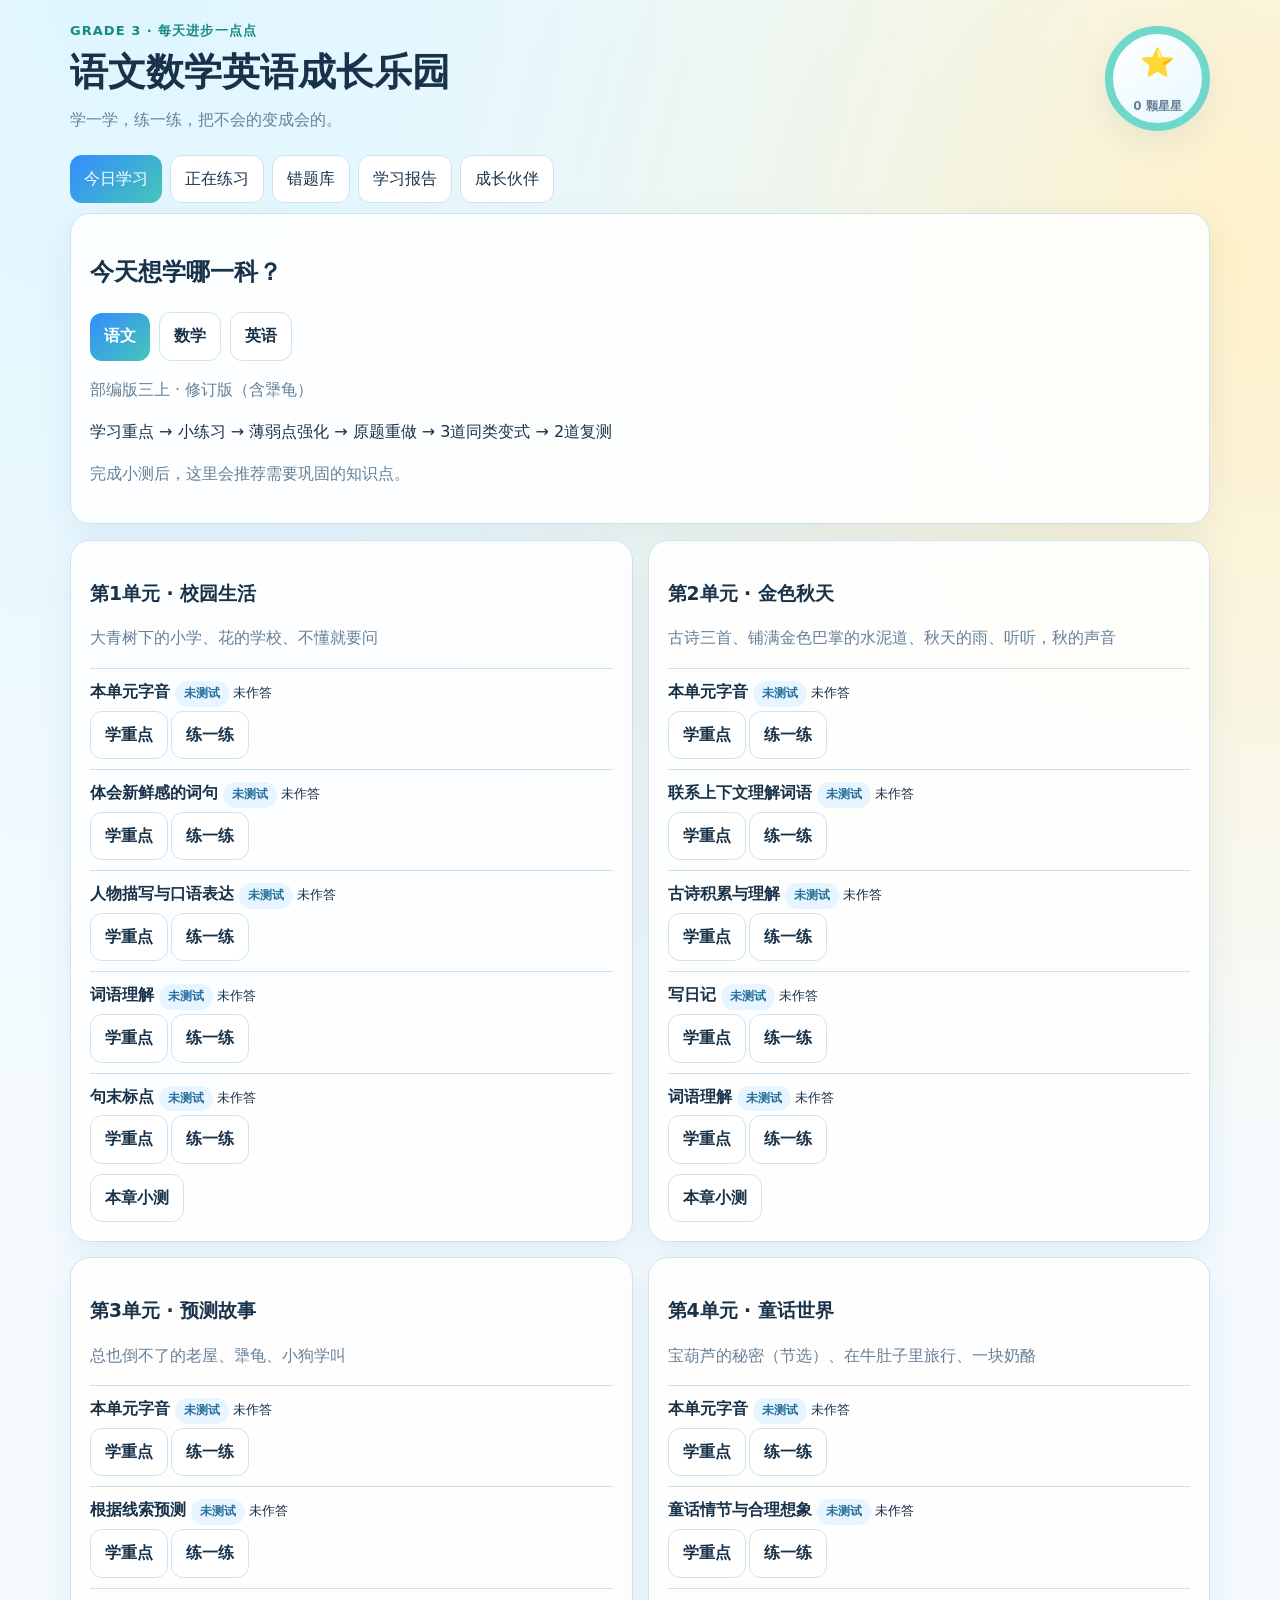
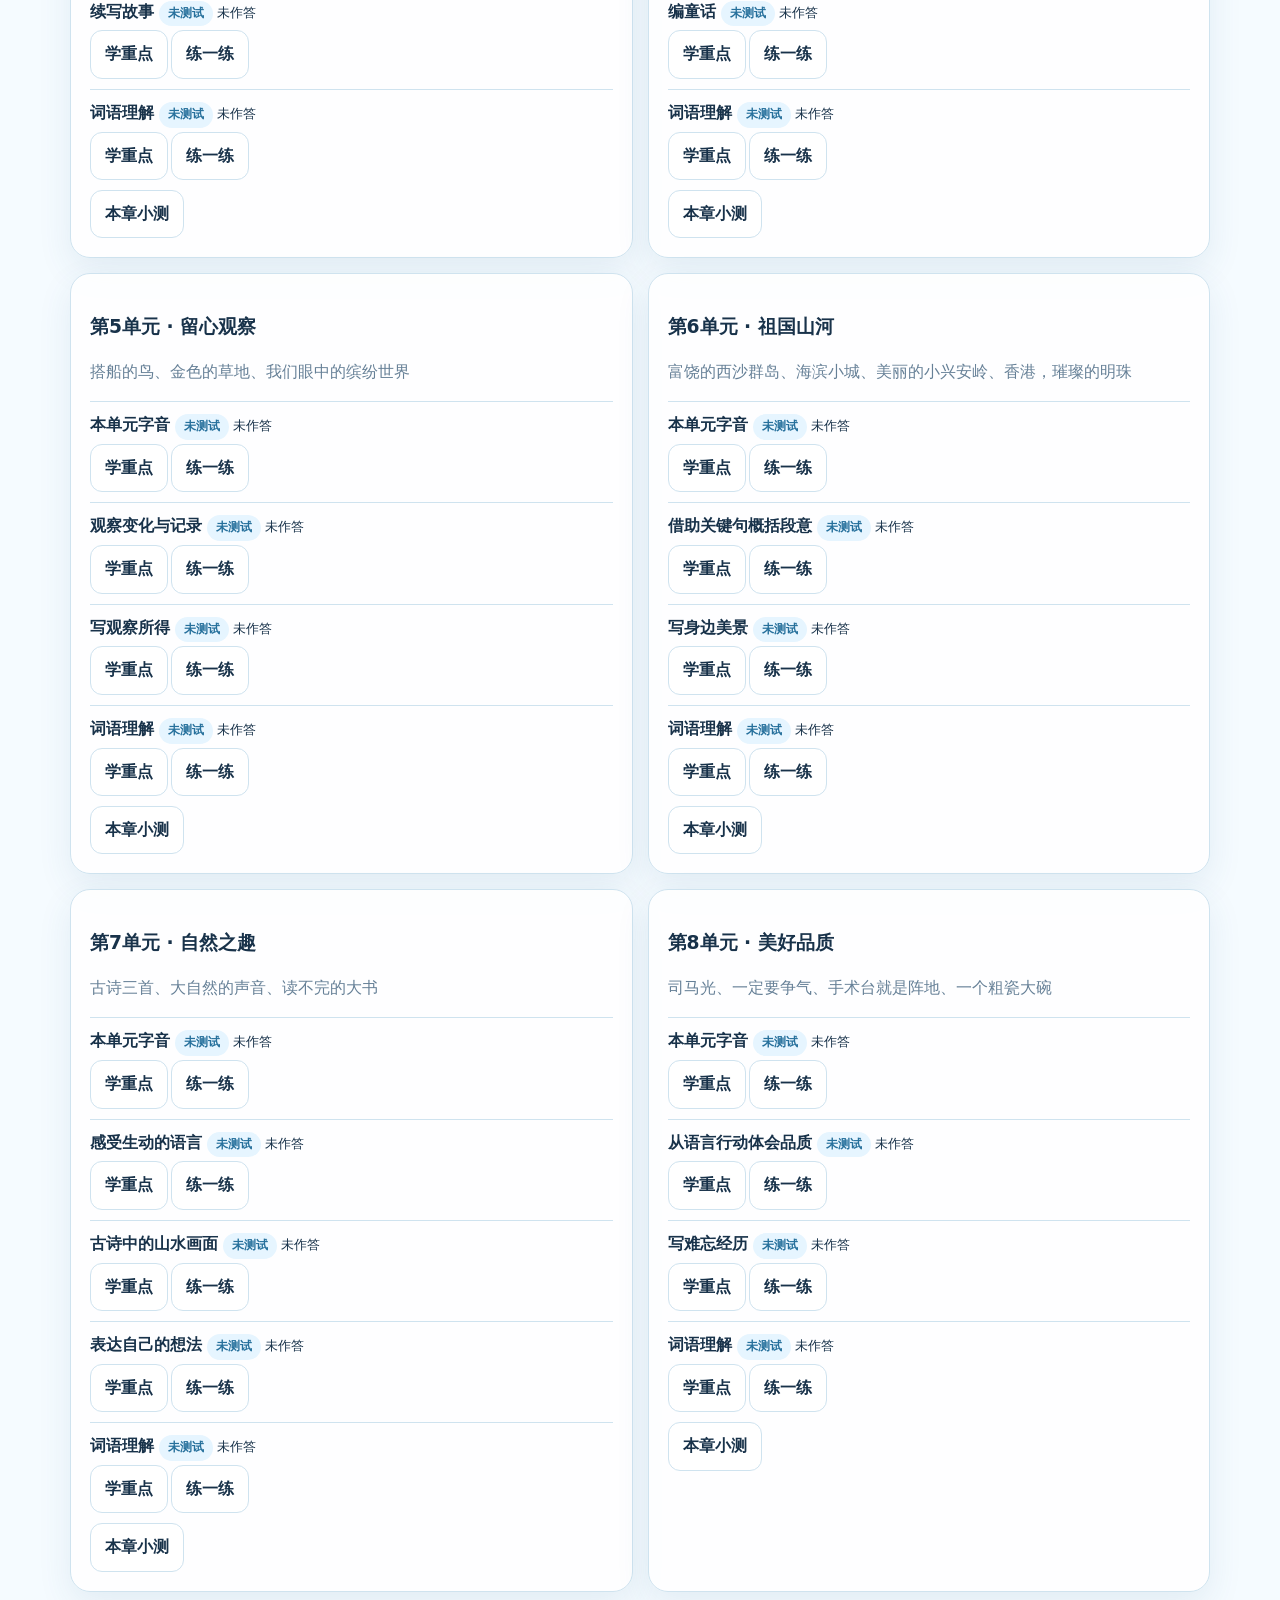
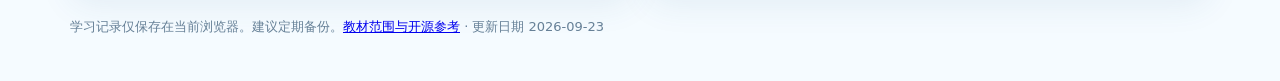
<file: grade3/index.html>
<!doctype html><html lang="zh-CN"><head><meta charset="utf-8"><meta name="viewport" content="width=device-width,initial-scale=1"><title>三年级语文数学英语成长乐园</title><style>
:root{--bg:#f5fbff;--ink:#18324a;--muted:#668097;--panel:#fff;--line:#cfe3ef;--blue:#338cff;--cyan:#18b7a0;--yellow:#ffca57;--red:#ed6677;--green:#30b878;--shadow:0 12px 34px #27648c18}*{box-sizing:border-box}body{margin:0;background:radial-gradient(circle at 10% 0,#dff6ff 0,transparent 32%),radial-gradient(circle at 95% 8%,#fff1c9 0,transparent 28%),var(--bg);color:var(--ink);font:16px/1.65 system-ui,-apple-system,"Microsoft YaHei",sans-serif}.shell{max-width:1180px;margin:auto;padding:20px}.top{display:flex;justify-content:space-between;gap:16px;align-items:center}.brand h1{margin:0;font-size:clamp(24px,4vw,38px)}.brand p{margin:3px 0;color:var(--muted)}.goal{min-width:105px;height:105px;border-radius:50%;display:grid;place-items:center;text-align:center;background:linear-gradient(145deg,#fff,#e7f8ff);border:8px solid #70d8cb;box-shadow:var(--shadow);font-size:28px;font-weight:900}.goal small{display:block;font-size:12px;color:var(--muted)}nav{display:flex;gap:8px;overflow:auto;padding:18px 0 10px}.tab,button,select,input{font:inherit;border:1px solid var(--line);border-radius:12px;padding:10px 14px;background:#fff;color:var(--ink)}button{cursor:pointer;font-weight:800}.tab.active,.primary{border:0;background:linear-gradient(135deg,var(--blue),#45c6b7);color:#fff}.view{display:none}.view.active{display:block}.grid{display:grid;grid-template-columns:repeat(12,1fr);gap:15px}.card{background:#ffffffde;border:1px solid var(--line);border-radius:20px;padding:19px;box-shadow:var(--shadow)}.s8{grid-column:span 8}.s6{grid-column:span 6}.s4{grid-column:span 4}.eyebrow{font-weight:900;color:#168a81;letter-spacing:.08em;font-size:13px}.muted{color:var(--muted)}.big{font-size:34px;font-weight:900}.actions{display:flex;gap:9px;flex-wrap:wrap}.stats{display:grid;grid-template-columns:repeat(3,1fr);gap:9px}.stat{padding:12px;border:1px solid var(--line);border-radius:14px;background:#f8fcff}.question{font-size:20px;font-weight:800;margin:17px 0;white-space:pre-wrap}.options{display:grid;gap:10px}.option{display:flex;gap:10px;width:100%;text-align:left;font-weight:600}.option:hover{border-color:var(--blue)}.option.correct{border:2px solid var(--green);background:#e9fff4}.option.wrong{border:2px solid var(--red);background:#fff0f3}.letter{width:28px;height:28px;border-radius:8px;display:grid;place-items:center;background:#e8f3ff;flex:none}.feedback{margin-top:14px;padding:13px;border-left:4px solid var(--cyan);background:#eefbf9;border-radius:10px}.tag{display:inline-block;border-radius:20px;padding:3px 9px;background:#e6f5ff;color:#26709c;font-size:12px;font-weight:800}.danger{background:#ffe8ec;color:#b92f49}.warn{background:#fff3d2;color:#936412}.bar{height:10px;background:#e1edf3;border-radius:12px;overflow:hidden}.bar i{height:100%;display:block;background:linear-gradient(90deg,var(--cyan),var(--blue))}.topic{padding:12px 0;border-bottom:1px solid var(--line)}.topichead,.examtop{display:flex;align-items:center;justify-content:space-between;gap:12px}.mistake{border:1px solid var(--line);border-radius:15px;padding:15px;margin:12px 0}.hidden{display:none!important}.petstage{height:270px;display:grid;place-items:center;text-align:center;background:linear-gradient(#c9f2ff 0 63%,#a5df92 63%);border-radius:18px;overflow:hidden}.pet{font-size:88px;display:block;filter:drop-shadow(0 8px 7px #0002);animation:float 2.2s ease-in-out infinite}.pet.happy{animation:bounce .6s ease}.unlock{display:grid;grid-template-columns:repeat(5,1fr);gap:8px}.unlock div{padding:9px;text-align:center;border:1px dashed var(--line);border-radius:12px;opacity:.55}.unlock .open{opacity:1;background:#f2fff9;border-style:solid}.food{font-size:24px;font-weight:900;margin:12px 0}.footer{font-size:13px;color:var(--muted);margin:24px 0}@keyframes float{50%{transform:translateY(-10px)}}@keyframes bounce{50%{transform:translateY(-28px) scale(1.12)}}@media(max-width:780px){.s8,.s6,.s4{grid-column:1/-1}.shell{padding:12px}.card{padding:14px}.stats{grid-template-columns:1fr}.unlock{grid-template-columns:repeat(2,1fr)}.goal{min-width:80px;height:80px}.top{align-items:flex-start}}
</style><style>
.petstage{position:relative;cursor:pointer;user-select:none}.petstage:after{content:'点击宠物和它打招呼';position:absolute;right:12px;bottom:9px;font-size:13px;color:#386978;background:#ffffffc9;padding:4px 10px;border-radius:18px}.pet.rabbit{animation:rabbitHop 2.1s ease-in-out infinite}.pet.panda{animation:pandaSway 2.4s ease-in-out infinite}.pet.turtle{animation:turtleWalk 4s ease-in-out infinite}.pet.mantis{animation:mantisDance 1.5s ease-in-out infinite}.pet.react{animation:petReact .65s ease 2!important}.petbubble{min-height:34px;margin:0 auto 8px;padding:5px 12px;border-radius:16px;background:#fff;color:#287285;font-weight:800;box-shadow:0 5px 16px #1d6c8c22;max-width:260px}.pet-actions{justify-content:center;margin-top:12px}@keyframes rabbitHop{0%,100%{transform:translateY(0) rotate(-2deg)}45%{transform:translateY(-22px) rotate(3deg)}55%{transform:translateY(-22px) rotate(-3deg)}}@keyframes pandaSway{0%,100%{transform:rotate(-7deg) scale(1)}50%{transform:rotate(7deg) scale(1.05)}}@keyframes turtleWalk{0%,100%{transform:translateX(-22px) rotate(-2deg)}50%{transform:translateX(22px) rotate(2deg)}}@keyframes mantisDance{0%,100%{transform:rotate(-8deg) translateY(0)}35%{transform:rotate(9deg) translateY(-12px)}70%{transform:rotate(-4deg) translateY(-4px)}}@keyframes petReact{0%,100%{transform:scale(1)}35%{transform:scale(1.25) rotate(-10deg)}70%{transform:scale(1.12) rotate(10deg)}}
</style><style>.pet.mantis{display:block;width:220px;height:220px;margin:0 auto;background-image:url([data-uri]);background-repeat:no-repeat;background-size:400% 100%;font-size:0;animation:mantisSprite 3.2s ease-in-out infinite;filter:drop-shadow(0 10px 8px #0003)}.pet.mantis.react{animation:mantisWave .95s ease-in-out 2!important}@keyframes mantisSprite{0%,20%{background-position:0 0;transform:translateX(-28px)}25%,45%{background-position:33.333% 0;transform:translateX(-5px)}50%,70%{background-position:66.666% 0;transform:translateX(22px)}75%,95%{background-position:100% 0;transform:translateX(5px)}100%{background-position:0 0;transform:translateX(-28px)}}@keyframes mantisWave{0%,20%{background-position:0 0;transform:scale(1)}25%,45%{background-position:66.666% 0;transform:scale(1.08) rotate(-3deg)}50%,70%{background-position:100% 0;transform:scale(1.08) rotate(3deg)}75%,100%{background-position:0 0;transform:scale(1)}}</style></head><body><main class="shell">
<style>.pet.mantis{width:168px;height:224px;background-size:400% 100%;animation:mantisFrames 2.8s steps(1,end) infinite,mantisMove 7s ease-in-out infinite;transform-origin:50% 92%;will-change:transform,background-position}.pet.mantis.react{animation:mantisWaveFrames .8s steps(1,end) 3,mantisGreeting .8s ease-in-out 3!important}@keyframes mantisFrames{0%,24.9%{background-position:0 0}25%,49.9%{background-position:33.333% 0}50%,74.9%{background-position:66.666% 0}75%,100%{background-position:100% 0}}@keyframes mantisMove{0%,100%{transform:translateX(-34px) rotate(-1deg)}45%{transform:translateX(30px) rotate(1deg)}55%{transform:translateX(30px) rotate(1deg)}}@keyframes mantisWaveFrames{0%,32.9%{background-position:66.666% 0}33%,65.9%{background-position:100% 0}66%,100%{background-position:0 0}}@keyframes mantisGreeting{0%,100%{transform:translateY(0) scale(1)}50%{transform:translateY(-7px) scale(1.035)}}@media(max-width:520px){.pet.mantis{width:144px;height:192px}}</style><style>.pet.mantis{background-image:url([data-uri])!important}</style>
<link rel="stylesheet" href="learning.css?v=20260923">
<header class="top"><div class="brand"><div class="eyebrow">GRADE 3 · 每天进步一点点</div><h1>语文数学英语成长乐园</h1><p>学一学，练一练，把不会的变成会的。</p></div><div class="goal">⭐<small id="homeFood">0 颗星星</small></div></header>
<nav aria-label="主要功能"><button class="tab active" data-view="home">今日学习</button><button class="tab" data-view="exam">正在练习</button><button class="tab" data-view="mistakes">错题库</button><button class="tab" data-view="report">学习报告</button><button class="tab" data-view="pet">成长伙伴</button></nav>
<div id="storageNotice" class="feedback hidden" role="alert"></div>
<section id="home" class="view active"><div class="card"><h2>今天想学哪一科？</h2><div class="actions" id="subjects"></div><p id="edition" class="muted"></p><div id="editionControls"></div><p>学习重点 → 小练习 → 薄弱点强化 → 原题重做 → 3道同类变式 → 2道复测</p><div id="resume"></div><div id="recommendations"></div></div><div id="chapters" class="grid"></div><div id="lesson" class="card hidden"></div></section>
<section id="exam" class="view"><div id="examBox" class="card" aria-live="polite"></div></section>
<section id="mistakes" class="view"><div class="card"><h2>错题变成进步的台阶</h2><p>先重做原题，再练3道同知识点变式，最后用2道组内不同的题复测。全部答对才标记巩固完成。</p><div id="mistakeStats" class="stats"></div><div id="mistakeList"></div><details id="legacy"><summary>查看旧版学习记录</summary><p>旧题没有可靠的教材和知识点标识，保留供查阅，不计入新版掌握度。</p><div id="legacyList"></div></details></div></section>
<section id="report" class="view"><div class="card"><h2>我的学习报告</h2><p>正确率按实际答题次数计算；掌握度参考最近8次作答、不同题数量和待巩固错题。练得少时会提示“样本不足”。</p><div class="actions"><button onclick="downloadReport('csv')">下载CSV</button><button onclick="downloadReport('html')">下载可打印报告</button><button onclick="exportBackup()">备份学习记录</button><button onclick="document.getElementById('backupFile').click()">恢复学习记录</button><input id="backupFile" type="file" accept=".json,application/json" class="hidden" onchange="importBackup(this.files[0])"></div><div id="reportSummary" class="stats"></div><div id="reportTable"></div></div></section>
<section id="pet" class="view"><div class="actions" style="margin-bottom:12px"><button id="pickRabbit" onclick="choosePet('rabbit')">🐰 小兔</button><button id="pickPanda" onclick="choosePet('panda')">🐼 熊猫</button><button id="pickTurtle" onclick="choosePet('turtle')">🐢 小乌龟</button><button id="pickMantis" onclick="choosePet('mantis')">🦗 小螳螂</button></div><div class="grid"><div class="card s8"><div class="petstage" onclick="petInteract('hello')"><div><div id="petBubble" class="petbubble">今天也要一起进步呀！</div><span id="petEmoji" class="pet">🥚</span><h2 id="petName">小团子</h2><div id="petMood" class="muted"></div><div class="actions pet-actions"><button onclick="event.stopPropagation();petInteract('touch')">摸摸它</button><button onclick="event.stopPropagation();petInteract('play')">一起玩</button></div></div></div></div><div class="card s4"><h2>给伙伴起名字</h2><div class="actions"><input id="petNameInput" maxlength="8" placeholder="1—8个字"><button onclick="savePetName()">保存</button></div><div id="nameNote" class="muted"></div><div id="foodCount" class="food">⭐ × 0</div><div class="topichead"><span>成长值</span><b id="petXp">0/5</b></div><div class="bar"><i id="petBar"></i></div><button id="feedBtn" class="primary" onclick="feedPet()" style="margin-top:14px">投喂1颗星星</button></div><div class="card" style="grid-column:1/-1"><h3 id="albumTitle">成长图鉴</h3><div id="petUnlocks" class="unlock"></div></div></div></section>

<footer class="footer">学习记录仅保存在当前浏览器。建议定期备份。<a href="SOURCES.md">教材范围与开源参考</a> · 更新日期 2026-09-23</footer>
</main><script src="data.js?v=20260923"></script><script src="engine.js?v=20260923"></script><script src="pets.js?v=20260923"></script><script src="app.js?v=20260923"></script></body></html>
</file>
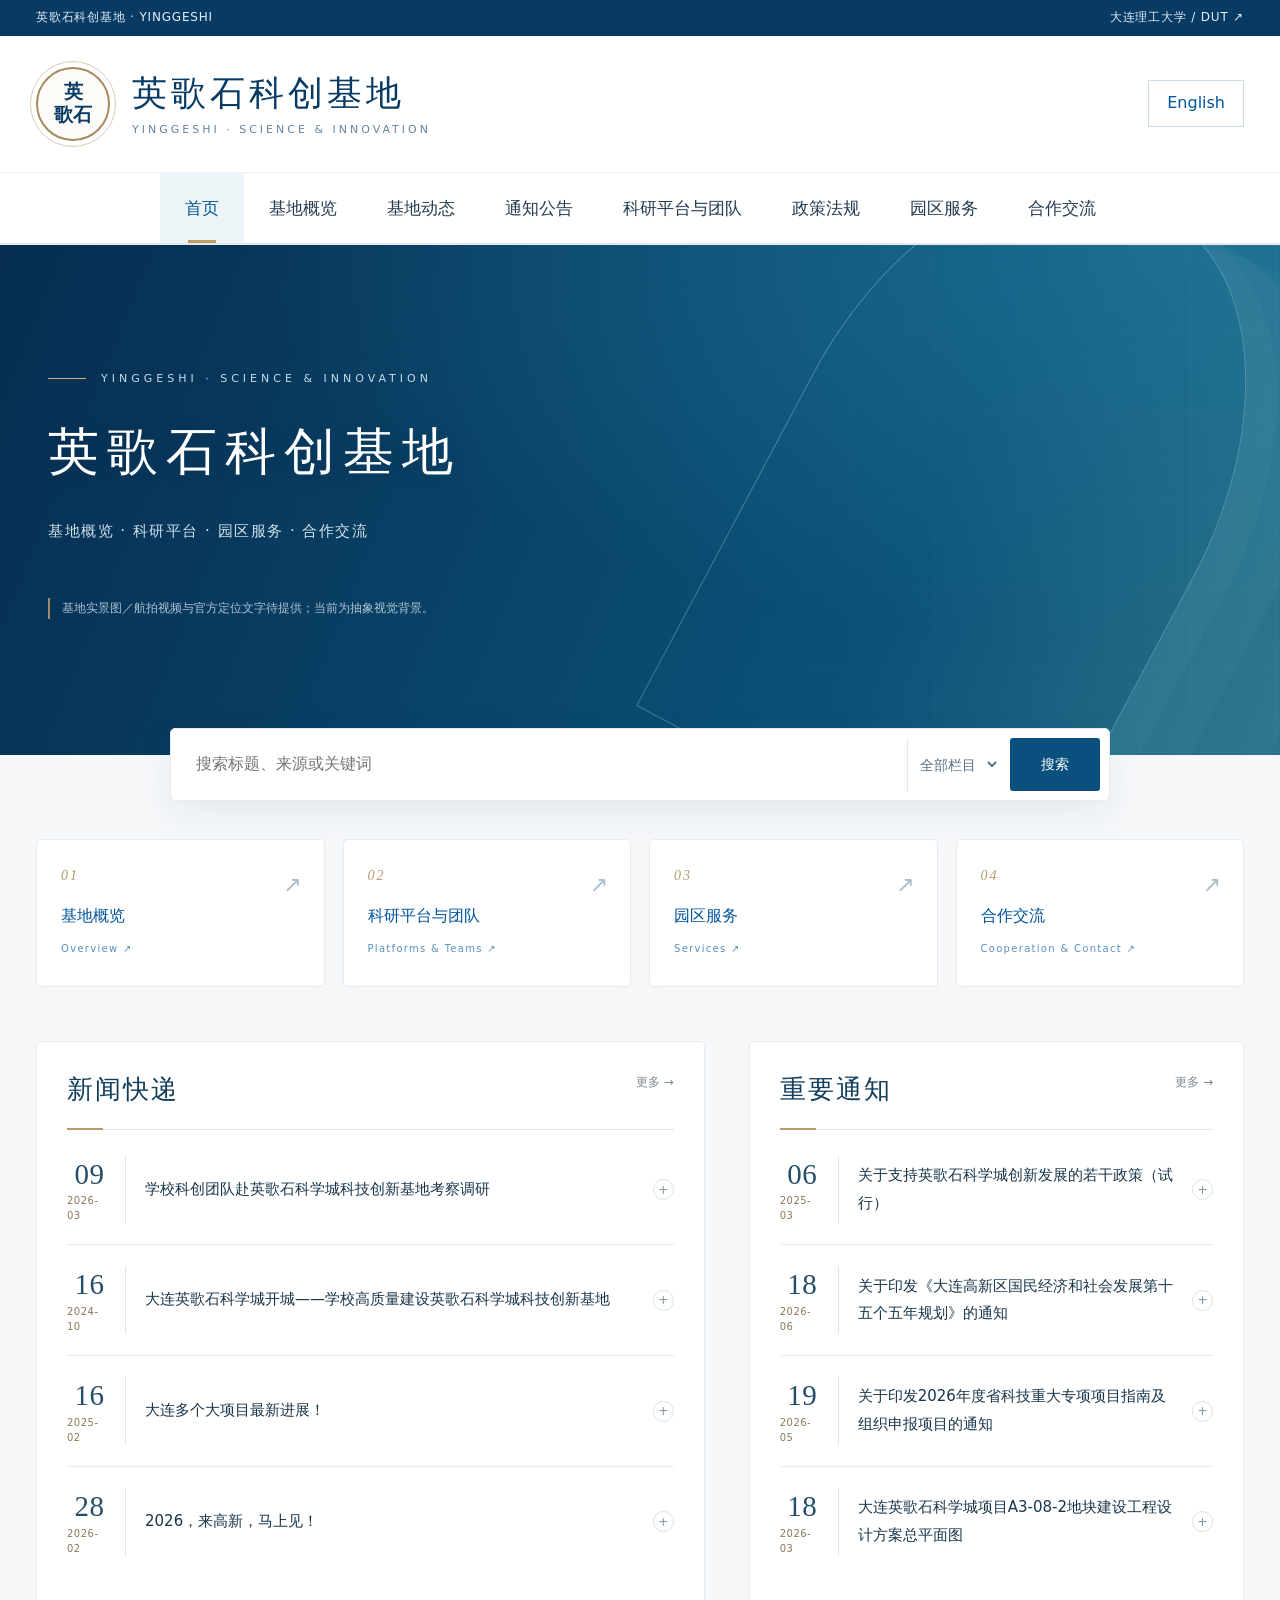
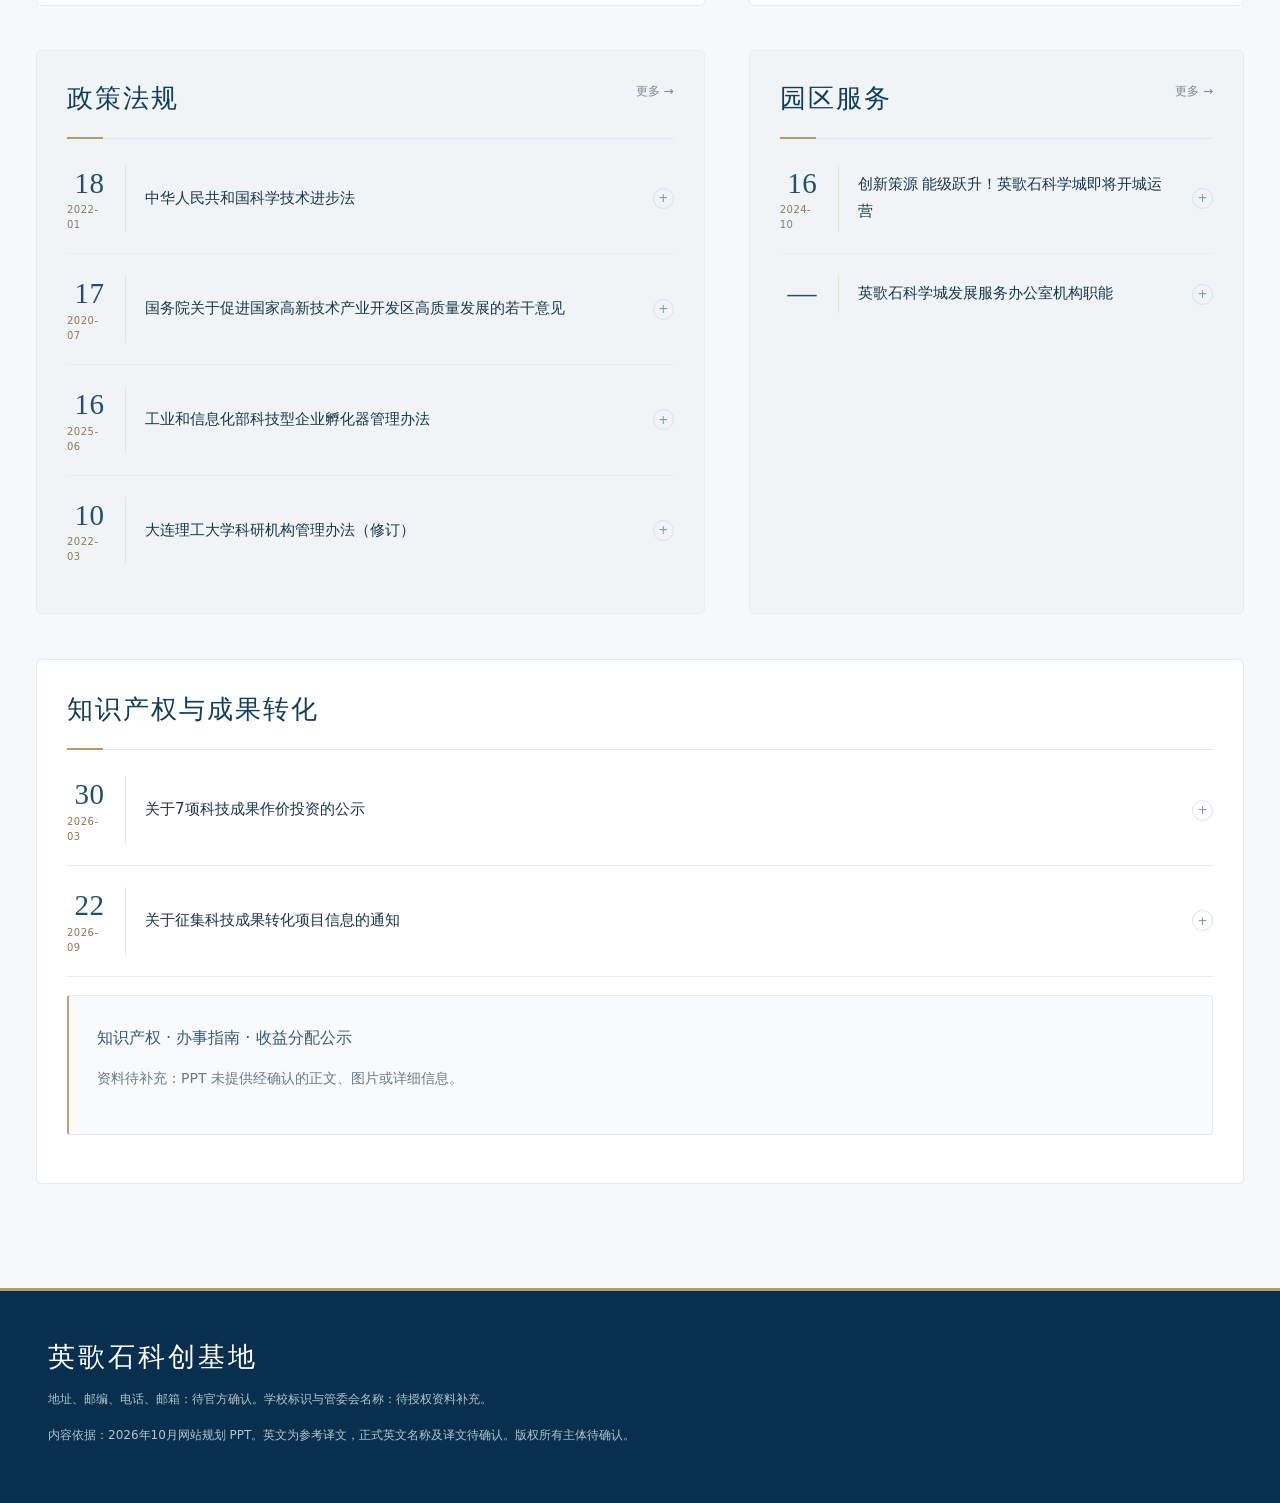
<file: yinggeshi/index.html>
<!doctype html><html lang="zh-CN"><head><meta charset="utf-8"><meta name="viewport" content="width=device-width,initial-scale=1"><meta name="description" content="英歌石科创基地：基地概览、科研平台、园区服务与合作交流"><title>英歌石科创基地</title><link rel="stylesheet" href="style.css"></head><body><a class="skip" href="#main">跳转到正文 / Skip to content</a><header><div class="utility"><div class="utility-inner"><span>英歌石科创基地 · YINGGESHI</span><a href="https://www.dlut.edu.cn/" target="_blank" rel="noopener">大连理工大学 / DUT ↗</a></div></div><div class="identity"><span class="mark" aria-hidden="true">英<br>歌石</span><a href="#home"><strong id="brand">英歌石科创基地</strong><small>YINGGESHI · SCIENCE & INNOVATION</small></a><button id="language" type="button">English</button></div><nav aria-label="主导航" id="nav"></nav></header><main id="main" tabindex="-1"></main><footer id="footer"></footer><script src="content.js"></script><script src="app.js"></script></body></html>
</file>
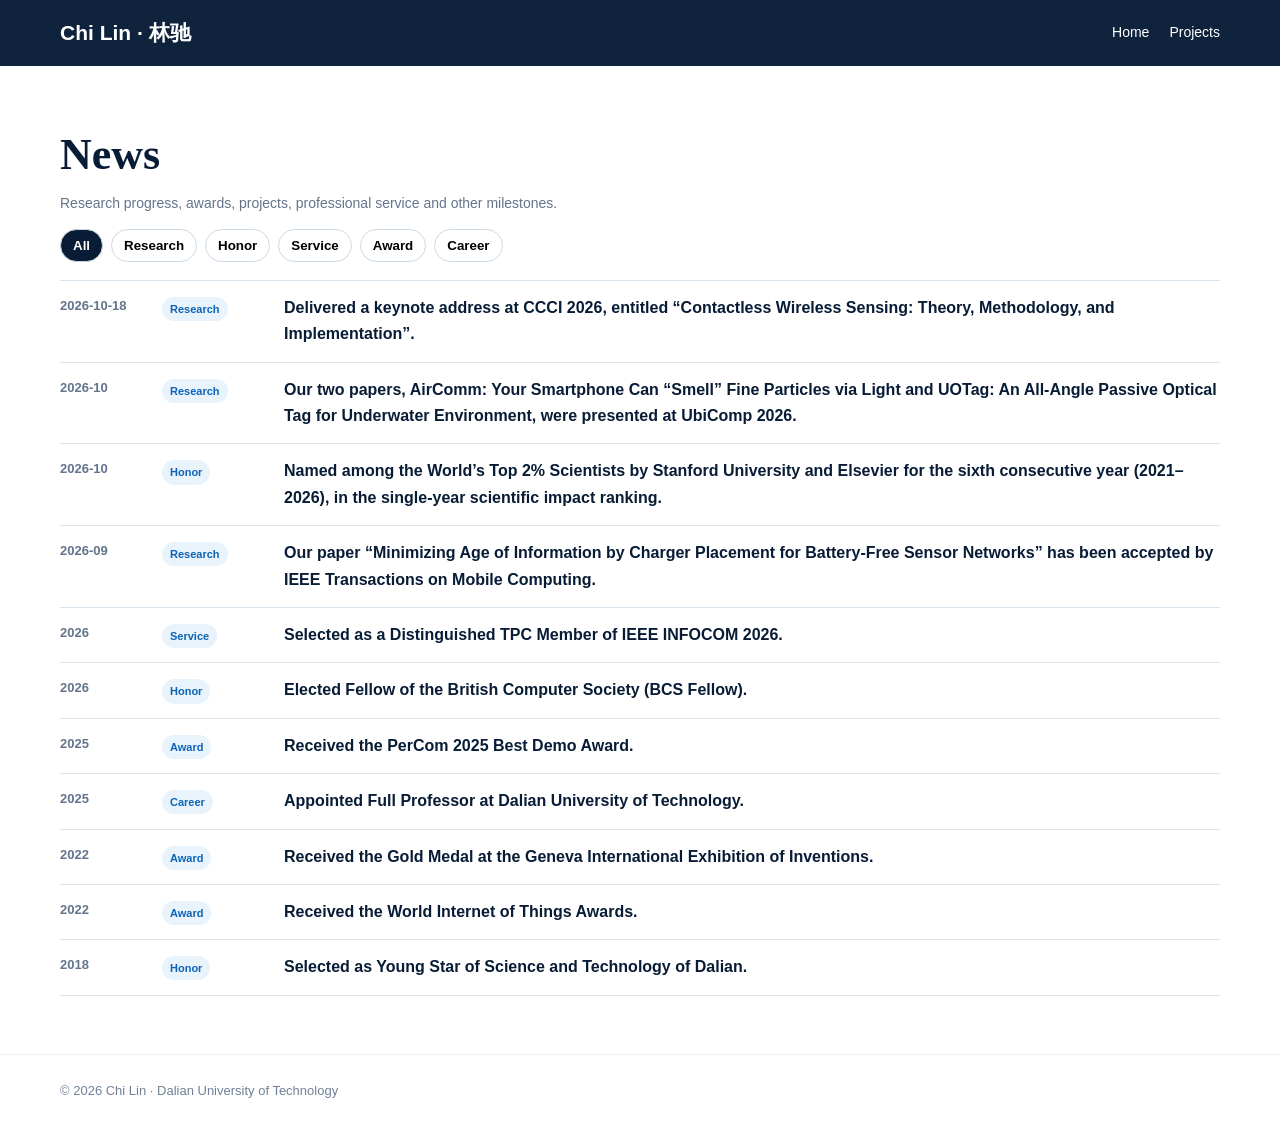
<file: news.html>
<!doctype html><html lang="en"><head><meta charset="utf-8"><meta name="viewport" content="width=device-width,initial-scale=1"><title>News | Chi Lin</title><style>*{box-sizing:border-box}html{scroll-behavior:smooth}:root{--n:#081c36;--b:#0d63b8;--c:#188eaa;--t:#24364b;--m:#64748b;--l:#dbe5ee;--g:#f6f9fc}body{margin:0;font-family:Inter,-apple-system,BlinkMacSystemFont,"Segoe UI",Arial,sans-serif;color:var(--t);line-height:1.65}a{color:var(--b);text-decoration:none}a:hover{text-decoration:underline}.w{width:min(1160px,calc(100% - 40px));margin:auto}nav{position:sticky;top:0;z-index:50;background:rgba(8,28,54,.97);color:#fff}.nav{height:66px;display:flex;align-items:center;justify-content:space-between}.brand{font-weight:800;font-size:21px}.navlinks{display:flex;gap:20px;font-size:14px}.nav a{color:#fff}.hero{background:linear-gradient(135deg,#edf6ff,#f8fbfe);border-bottom:1px solid var(--l)}.heroin{display:grid;grid-template-columns:250px 1fr;gap:48px;align-items:center;padding:54px 0}.portrait{width:230px;height:290px;object-fit:cover;object-position:center top;border-radius:20px;box-shadow:0 18px 50px #163b5d2e;border:6px solid #fff}.ey{color:var(--c);font-weight:800;letter-spacing:.12em;font-size:12px;text-transform:uppercase}h1{font:700 58px/1.04 Georgia,serif;color:var(--n);margin:8px 0}.title{font-size:20px;color:#36526d}.actions,.chips{display:flex;gap:9px;flex-wrap:wrap;margin-top:20px}.btn{padding:10px 15px;border-radius:8px;background:var(--n);color:#fff;font-weight:700;font-size:13px}.btn.alt{background:#fff;color:var(--n);border:1px solid #bfd1e0}.chips span{background:#fff;border:1px solid #cbdce9;border-radius:999px;padding:6px 10px;font-size:12px;font-weight:700}.highlights{display:grid;grid-template-columns:repeat(5,1fr);gap:12px;padding:18px 0 34px}.hi{background:#fff;border:1px solid var(--l);border-radius:13px;padding:15px;box-shadow:0 7px 25px #183f5f0c}.hi b{display:block;color:var(--n);font-size:13px;line-height:1.35}.hi small{display:block;color:var(--m);margin-top:5px}.icon{font-size:23px;margin-bottom:5px}section{padding:58px 0;border-bottom:1px solid #edf2f6}section.alt{background:var(--g)}h2{font-size:29px;color:var(--n);margin:0 0 20px}.lead{font-size:16px;max-width:900px}.grid4{display:grid;grid-template-columns:repeat(4,1fr);gap:14px}.card,.project{background:#fff;border:1px solid var(--l);border-radius:14px;padding:19px}.card h3,.project h3{margin:0 0 6px;color:var(--n);font-size:16px}.card p,.project p,.muted{color:var(--m);font-size:14px}.project-grid{display:grid;grid-template-columns:repeat(3,1fr);gap:15px}.ptype{font-size:11px;color:var(--b);font-weight:800;text-transform:uppercase}.pno{font-size:12px;color:#7a8998}.headrow{display:flex;justify-content:space-between;align-items:end;gap:16px}.news{border-top:1px solid var(--l)}.ni{display:grid;grid-template-columns:90px 110px 1fr;gap:12px;padding:14px 0;border-bottom:1px solid var(--l)}.date{color:var(--m);font-size:13px;font-weight:700}.tag{display:inline-block;background:#e8f3fb;color:var(--b);font-size:11px;font-weight:800;border-radius:999px;padding:3px 8px}.nt{color:var(--n);font-weight:650}.tools{display:flex;gap:8px;flex-wrap:wrap;margin-bottom:18px}.filter{border:1px solid #cbd9e5;background:#fff;border-radius:999px;padding:8px 12px;font-weight:700;cursor:pointer}.filter.active{background:var(--n);color:#fff}#search{margin-left:auto;border:1px solid #cbd9e5;border-radius:8px;padding:8px 11px;min-width:250px}.pub{padding:14px 0;border-bottom:1px solid var(--l)}.pubmeta{display:flex;gap:8px;align-items:center;font-size:11px;font-weight:800;text-transform:uppercase}.ra{background:#e7f2ff;color:#0b5da8}.rb{background:#edf7f1;color:#27704a}.rank{border-radius:5px;padding:3px 6px}.venue{color:var(--c)}.pub h3{margin:5px 0 3px;color:var(--n);font-size:16px}.authors{margin:0;color:#5e6d7c;font-size:13px}.contact{background:var(--n);color:#fff;border-radius:16px;padding:30px}.contact h2{color:#fff;margin-bottom:6px}.contact a{color:#bfe5ff}footer{padding:25px 0;color:#718096;font-size:13px}@media(max-width:950px){.highlights{grid-template-columns:repeat(2,1fr)}.grid4{grid-template-columns:repeat(2,1fr)}.project-grid{grid-template-columns:1fr 1fr}}@media(max-width:650px){.navlinks{display:none}.heroin{grid-template-columns:1fr}.portrait{width:155px;height:195px}.highlights,.grid4,.project-grid{grid-template-columns:1fr}.ni{grid-template-columns:1fr;gap:4px}h1{font-size:43px}#search{margin-left:0;width:100%}}</style></head><body><nav><div class="w nav"><div class="brand">Chi Lin · 林驰</div><div class="navlinks"><a href="index.html">Home</a><a href="projects.html">Projects</a></div></div></nav><section><div class="w"><h1 style="font-size:44px">News</h1><p class="muted">Research progress, awards, projects, professional service and other milestones.</p><div id="cats" class="tools"></div><div id="allnews" class="news"></div></div></section><footer><div class="w">© 2026 Chi Lin · Dalian University of Technology</div></footer><script src="news-data.js"></script><script>let c='All';const cats=['All',...new Set(NEWS.map(n=>n.category))],cb=document.getElementById('cats'),nb=document.getElementById('allnews');function r(){nb.innerHTML=NEWS.filter(n=>c==='All'||n.category===c).map(n=>`<div class="ni"><div class="date">${n.date}</div><div><span class="tag">${n.category}</span></div><div class="nt">${n.title}</div></div>`).join('')}cb.innerHTML=cats.map(x=>`<button class="filter ${x==='All'?'active':''}" data-c="${x}">${x}</button>`).join('');cb.onclick=e=>{let b=e.target.closest('button');if(!b)return;c=b.dataset.c;document.querySelectorAll('.filter').forEach(x=>x.classList.toggle('active',x===b));r()};r();</script></body></html>
</file>
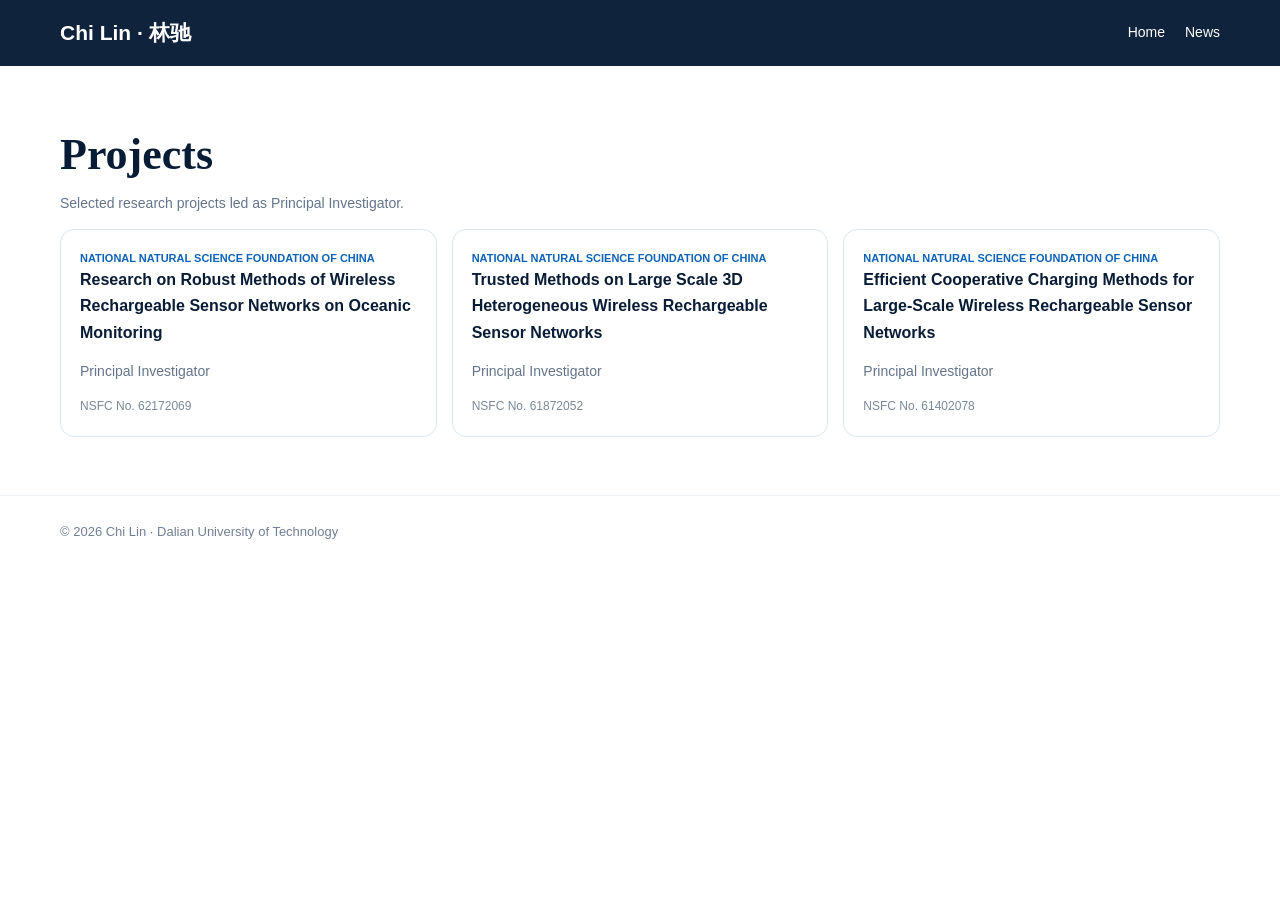
<file: projects.html>
<!doctype html><html lang="en"><head><meta charset="utf-8"><meta name="viewport" content="width=device-width,initial-scale=1"><title>Projects | Chi Lin</title><style>*{box-sizing:border-box}html{scroll-behavior:smooth}:root{--n:#081c36;--b:#0d63b8;--c:#188eaa;--t:#24364b;--m:#64748b;--l:#dbe5ee;--g:#f6f9fc}body{margin:0;font-family:Inter,-apple-system,BlinkMacSystemFont,"Segoe UI",Arial,sans-serif;color:var(--t);line-height:1.65}a{color:var(--b);text-decoration:none}a:hover{text-decoration:underline}.w{width:min(1160px,calc(100% - 40px));margin:auto}nav{position:sticky;top:0;z-index:50;background:rgba(8,28,54,.97);color:#fff}.nav{height:66px;display:flex;align-items:center;justify-content:space-between}.brand{font-weight:800;font-size:21px}.navlinks{display:flex;gap:20px;font-size:14px}.nav a{color:#fff}.hero{background:linear-gradient(135deg,#edf6ff,#f8fbfe);border-bottom:1px solid var(--l)}.heroin{display:grid;grid-template-columns:250px 1fr;gap:48px;align-items:center;padding:54px 0}.portrait{width:230px;height:290px;object-fit:cover;object-position:center top;border-radius:20px;box-shadow:0 18px 50px #163b5d2e;border:6px solid #fff}.ey{color:var(--c);font-weight:800;letter-spacing:.12em;font-size:12px;text-transform:uppercase}h1{font:700 58px/1.04 Georgia,serif;color:var(--n);margin:8px 0}.title{font-size:20px;color:#36526d}.actions,.chips{display:flex;gap:9px;flex-wrap:wrap;margin-top:20px}.btn{padding:10px 15px;border-radius:8px;background:var(--n);color:#fff;font-weight:700;font-size:13px}.btn.alt{background:#fff;color:var(--n);border:1px solid #bfd1e0}.chips span{background:#fff;border:1px solid #cbdce9;border-radius:999px;padding:6px 10px;font-size:12px;font-weight:700}.highlights{display:grid;grid-template-columns:repeat(5,1fr);gap:12px;padding:18px 0 34px}.hi{background:#fff;border:1px solid var(--l);border-radius:13px;padding:15px;box-shadow:0 7px 25px #183f5f0c}.hi b{display:block;color:var(--n);font-size:13px;line-height:1.35}.hi small{display:block;color:var(--m);margin-top:5px}.icon{font-size:23px;margin-bottom:5px}section{padding:58px 0;border-bottom:1px solid #edf2f6}section.alt{background:var(--g)}h2{font-size:29px;color:var(--n);margin:0 0 20px}.lead{font-size:16px;max-width:900px}.grid4{display:grid;grid-template-columns:repeat(4,1fr);gap:14px}.card,.project{background:#fff;border:1px solid var(--l);border-radius:14px;padding:19px}.card h3,.project h3{margin:0 0 6px;color:var(--n);font-size:16px}.card p,.project p,.muted{color:var(--m);font-size:14px}.project-grid{display:grid;grid-template-columns:repeat(3,1fr);gap:15px}.ptype{font-size:11px;color:var(--b);font-weight:800;text-transform:uppercase}.pno{font-size:12px;color:#7a8998}.headrow{display:flex;justify-content:space-between;align-items:end;gap:16px}.news{border-top:1px solid var(--l)}.ni{display:grid;grid-template-columns:90px 110px 1fr;gap:12px;padding:14px 0;border-bottom:1px solid var(--l)}.date{color:var(--m);font-size:13px;font-weight:700}.tag{display:inline-block;background:#e8f3fb;color:var(--b);font-size:11px;font-weight:800;border-radius:999px;padding:3px 8px}.nt{color:var(--n);font-weight:650}.tools{display:flex;gap:8px;flex-wrap:wrap;margin-bottom:18px}.filter{border:1px solid #cbd9e5;background:#fff;border-radius:999px;padding:8px 12px;font-weight:700;cursor:pointer}.filter.active{background:var(--n);color:#fff}#search{margin-left:auto;border:1px solid #cbd9e5;border-radius:8px;padding:8px 11px;min-width:250px}.pub{padding:14px 0;border-bottom:1px solid var(--l)}.pubmeta{display:flex;gap:8px;align-items:center;font-size:11px;font-weight:800;text-transform:uppercase}.ra{background:#e7f2ff;color:#0b5da8}.rb{background:#edf7f1;color:#27704a}.rank{border-radius:5px;padding:3px 6px}.venue{color:var(--c)}.pub h3{margin:5px 0 3px;color:var(--n);font-size:16px}.authors{margin:0;color:#5e6d7c;font-size:13px}.contact{background:var(--n);color:#fff;border-radius:16px;padding:30px}.contact h2{color:#fff;margin-bottom:6px}.contact a{color:#bfe5ff}footer{padding:25px 0;color:#718096;font-size:13px}@media(max-width:950px){.highlights{grid-template-columns:repeat(2,1fr)}.grid4{grid-template-columns:repeat(2,1fr)}.project-grid{grid-template-columns:1fr 1fr}}@media(max-width:650px){.navlinks{display:none}.heroin{grid-template-columns:1fr}.portrait{width:155px;height:195px}.highlights,.grid4,.project-grid{grid-template-columns:1fr}.ni{grid-template-columns:1fr;gap:4px}h1{font-size:43px}#search{margin-left:0;width:100%}}</style></head><body><nav><div class="w nav"><div class="brand">Chi Lin · 林驰</div><div class="navlinks"><a href="index.html">Home</a><a href="news.html">News</a></div></div></nav><section><div class="w"><h1 style="font-size:44px">Projects</h1><p class="muted">Selected research projects led as Principal Investigator.</p><div class="project-grid"><div class="project"><div class="ptype">National Natural Science Foundation of China</div><h3>Research on Robust Methods of Wireless Rechargeable Sensor Networks on Oceanic Monitoring</h3><p>Principal Investigator</p><div class="pno">NSFC No. 62172069</div></div><div class="project"><div class="ptype">National Natural Science Foundation of China</div><h3>Trusted Methods on Large Scale 3D Heterogeneous Wireless Rechargeable Sensor Networks</h3><p>Principal Investigator</p><div class="pno">NSFC No. 61872052</div></div><div class="project"><div class="ptype">National Natural Science Foundation of China</div><h3>Efficient Cooperative Charging Methods for Large-Scale Wireless Rechargeable Sensor Networks</h3><p>Principal Investigator</p><div class="pno">NSFC No. 61402078</div></div></div></div></section><footer><div class="w">© 2026 Chi Lin · Dalian University of Technology</div></footer></body></html>
</file>
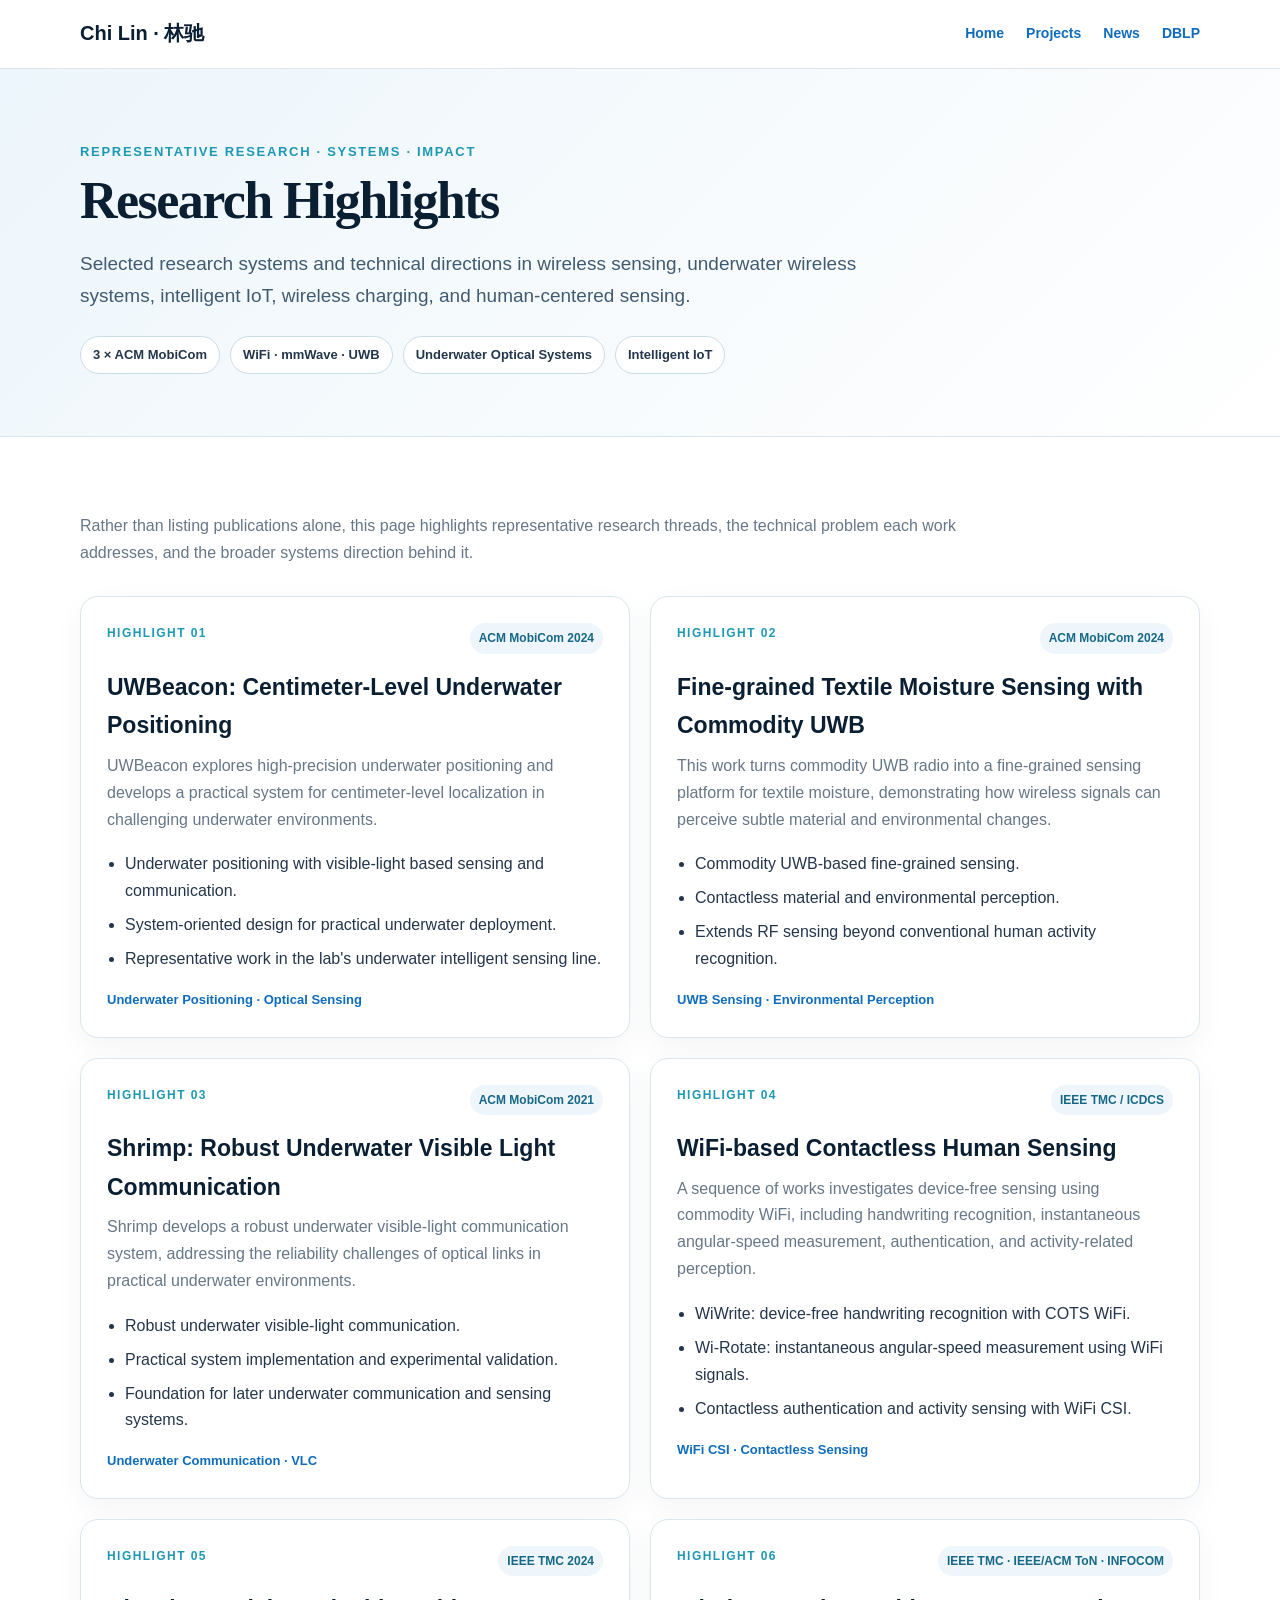
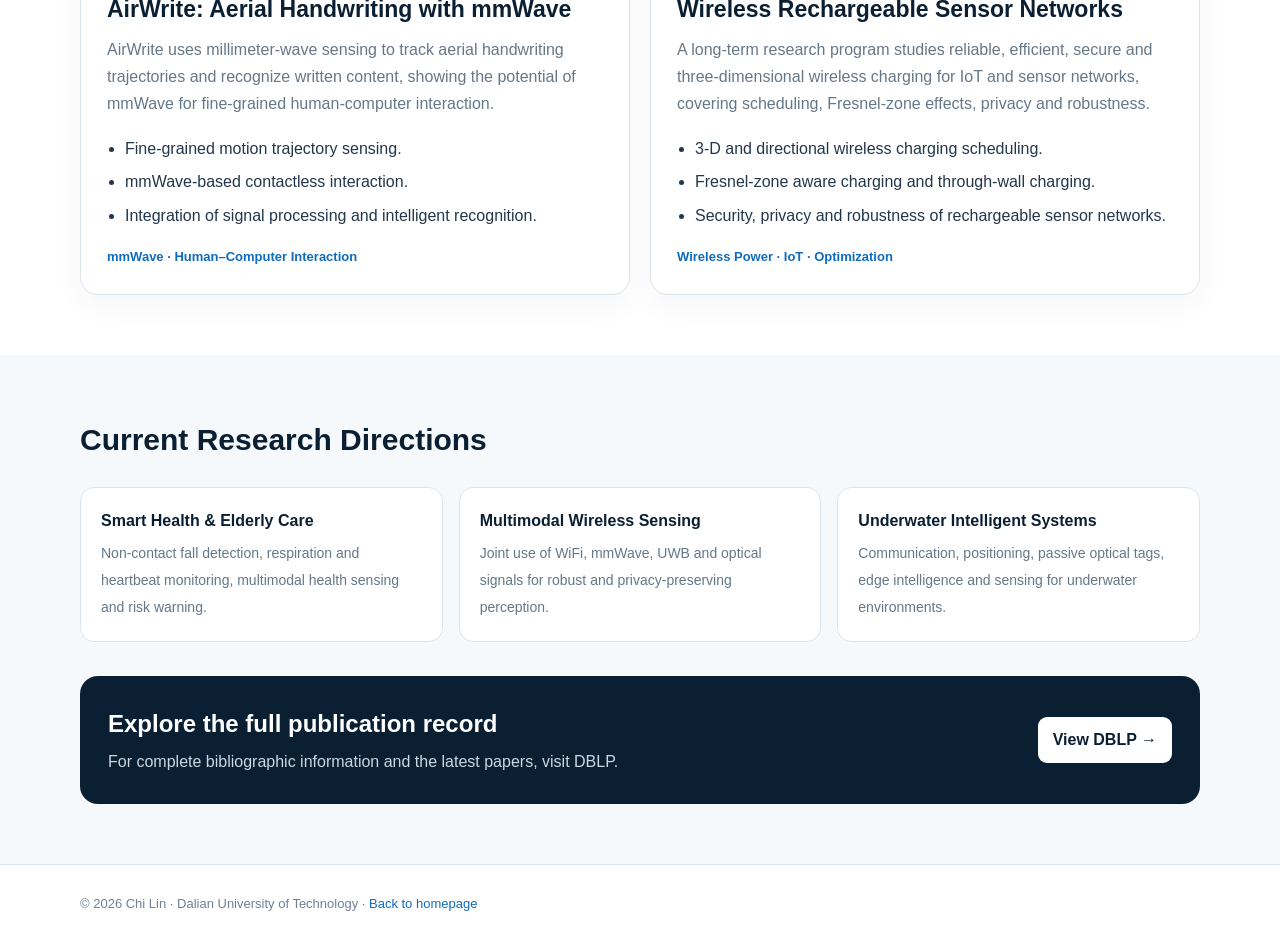
<file: research-highlights.html>
<!doctype html><html lang="en"><head><meta charset="utf-8"><meta name="viewport" content="width=device-width,initial-scale=1"><title>Research Highlights | Chi Lin</title><meta name="description" content="Research highlights of Chi Lin at Dalian University of Technology."><style>:root{--navy:#0b1f33;--blue:#0f6cbd;--cyan:#1f98b4;--text:#24364b;--muted:#667788;--line:#dbe5ee;--bg:#f6f9fc;--gold:#b7791f}*{box-sizing:border-box}body{margin:0;font-family:Inter,-apple-system,BlinkMacSystemFont,"Segoe UI",Arial,sans-serif;color:var(--text);line-height:1.68;background:#fff}a{color:var(--blue);text-decoration:none}a:hover{text-decoration:underline}.wrap{width:min(1120px,calc(100% - 40px));margin:auto}nav{position:sticky;top:0;z-index:20;background:rgba(255,255,255,.95);backdrop-filter:blur(12px);border-bottom:1px solid var(--line)}.nav{height:68px;display:flex;align-items:center;justify-content:space-between}.brand{font-size:20px;font-weight:800;color:var(--navy)}.links{display:flex;gap:22px;font-size:14px;font-weight:700}.hero{padding:72px 0 62px;background:linear-gradient(135deg,#edf6fc,#f8fbfd 60%,#fff);border-bottom:1px solid var(--line)}.eyebrow{color:var(--cyan);text-transform:uppercase;letter-spacing:.13em;font-size:13px;font-weight:800}h1{font:700 52px/1.08 Georgia,"Times New Roman",serif;color:var(--navy);margin:10px 0 16px;letter-spacing:-.03em}.lead{max-width:820px;font-size:19px;color:#425a70}.stats{display:flex;gap:10px;flex-wrap:wrap;margin-top:24px}.tag{background:#fff;border:1px solid #cbdce9;border-radius:999px;padding:7px 12px;font-weight:700;font-size:13px}section{padding:60px 0}.intro{max-width:900px;color:var(--muted)}.grid{display:grid;grid-template-columns:repeat(2,1fr);gap:20px;margin-top:30px}.card{border:1px solid var(--line);border-radius:18px;padding:26px;background:#fff;box-shadow:0 10px 30px rgba(11,31,51,.045)}.card-top{display:flex;justify-content:space-between;gap:16px;align-items:flex-start}.num{font-size:12px;font-weight:900;color:var(--cyan);letter-spacing:.12em}.venue{font-size:12px;font-weight:800;padding:5px 9px;border-radius:999px;background:#eef6fb;color:#176886}.card h2{font-size:23px;color:var(--navy);margin:14px 0 8px}.card p{margin:0;color:var(--muted)}.points{margin:18px 0 0;padding-left:18px}.points li{margin:7px 0}.theme{font-weight:800;color:var(--blue);font-size:13px;margin-top:16px}.feature{background:var(--bg)}.feature-grid{display:grid;grid-template-columns:repeat(3,1fr);gap:16px}.mini{background:#fff;border:1px solid var(--line);border-radius:14px;padding:20px}.mini strong{display:block;color:var(--navy);margin-bottom:5px}.mini span{font-size:14px;color:var(--muted)}.cta{margin-top:34px;padding:28px;border-radius:18px;background:var(--navy);color:white;display:flex;justify-content:space-between;align-items:center;gap:20px}.cta h2{margin:0 0 5px;font-size:24px}.cta p{margin:0;color:#cbd8e3}.btn{display:inline-block;background:white;color:var(--navy);padding:10px 15px;border-radius:9px;font-weight:800;white-space:nowrap}footer{padding:28px 0;border-top:1px solid var(--line);color:#718096;font-size:13px}@media(max-width:800px){.grid,.feature-grid{grid-template-columns:1fr}.links{display:none}h1{font-size:42px}.cta{align-items:flex-start;flex-direction:column}}</style></head><body><nav><div class="wrap nav"><div class="brand">Chi Lin · 林驰</div><div class="links"><a href="index.html">Home</a><a href="projects.html">Projects</a><a href="news.html">News</a><a href="https://dblp.org/pid/24/8037-1.html">DBLP</a></div></div></nav><header class="hero"><div class="wrap"><div class="eyebrow">Representative Research · Systems · Impact</div><h1>Research Highlights</h1><p class="lead">Selected research systems and technical directions in wireless sensing, underwater wireless systems, intelligent IoT, wireless charging, and human-centered sensing.</p><div class="stats"><span class="tag">3 × ACM MobiCom</span><span class="tag">WiFi · mmWave · UWB</span><span class="tag">Underwater Optical Systems</span><span class="tag">Intelligent IoT</span></div></div></header><section><div class="wrap"><p class="intro">Rather than listing publications alone, this page highlights representative research threads, the technical problem each work addresses, and the broader systems direction behind it.</p><div class="grid"><article class="card"><div class="card-top"><span class="num">HIGHLIGHT 01</span><span class="venue">ACM MobiCom 2024</span></div><h2>UWBeacon: Centimeter-Level Underwater Positioning</h2><p>UWBeacon explores high-precision underwater positioning and develops a practical system for centimeter-level localization in challenging underwater environments.</p><ul class="points"><li>Underwater positioning with visible-light based sensing and communication.</li><li>System-oriented design for practical underwater deployment.</li><li>Representative work in the lab's underwater intelligent sensing line.</li></ul><div class="theme">Underwater Positioning · Optical Sensing</div></article><article class="card"><div class="card-top"><span class="num">HIGHLIGHT 02</span><span class="venue">ACM MobiCom 2024</span></div><h2>Fine-grained Textile Moisture Sensing with Commodity UWB</h2><p>This work turns commodity UWB radio into a fine-grained sensing platform for textile moisture, demonstrating how wireless signals can perceive subtle material and environmental changes.</p><ul class="points"><li>Commodity UWB-based fine-grained sensing.</li><li>Contactless material and environmental perception.</li><li>Extends RF sensing beyond conventional human activity recognition.</li></ul><div class="theme">UWB Sensing · Environmental Perception</div></article><article class="card"><div class="card-top"><span class="num">HIGHLIGHT 03</span><span class="venue">ACM MobiCom 2021</span></div><h2>Shrimp: Robust Underwater Visible Light Communication</h2><p>Shrimp develops a robust underwater visible-light communication system, addressing the reliability challenges of optical links in practical underwater environments.</p><ul class="points"><li>Robust underwater visible-light communication.</li><li>Practical system implementation and experimental validation.</li><li>Foundation for later underwater communication and sensing systems.</li></ul><div class="theme">Underwater Communication · VLC</div></article><article class="card"><div class="card-top"><span class="num">HIGHLIGHT 04</span><span class="venue">IEEE TMC / ICDCS</span></div><h2>WiFi-based Contactless Human Sensing</h2><p>A sequence of works investigates device-free sensing using commodity WiFi, including handwriting recognition, instantaneous angular-speed measurement, authentication, and activity-related perception.</p><ul class="points"><li>WiWrite: device-free handwriting recognition with COTS WiFi.</li><li>Wi-Rotate: instantaneous angular-speed measurement using WiFi signals.</li><li>Contactless authentication and activity sensing with WiFi CSI.</li></ul><div class="theme">WiFi CSI · Contactless Sensing</div></article><article class="card"><div class="card-top"><span class="num">HIGHLIGHT 05</span><span class="venue">IEEE TMC 2024</span></div><h2>AirWrite: Aerial Handwriting with mmWave</h2><p>AirWrite uses millimeter-wave sensing to track aerial handwriting trajectories and recognize written content, showing the potential of mmWave for fine-grained human-computer interaction.</p><ul class="points"><li>Fine-grained motion trajectory sensing.</li><li>mmWave-based contactless interaction.</li><li>Integration of signal processing and intelligent recognition.</li></ul><div class="theme">mmWave · Human–Computer Interaction</div></article><article class="card"><div class="card-top"><span class="num">HIGHLIGHT 06</span><span class="venue">IEEE TMC · IEEE/ACM ToN · INFOCOM</span></div><h2>Wireless Rechargeable Sensor Networks</h2><p>A long-term research program studies reliable, efficient, secure and three-dimensional wireless charging for IoT and sensor networks, covering scheduling, Fresnel-zone effects, privacy and robustness.</p><ul class="points"><li>3-D and directional wireless charging scheduling.</li><li>Fresnel-zone aware charging and through-wall charging.</li><li>Security, privacy and robustness of rechargeable sensor networks.</li></ul><div class="theme">Wireless Power · IoT · Optimization</div></article></div></div></section><section class="feature"><div class="wrap"><h2 style="color:var(--navy);font-size:30px;margin:0 0 22px">Current Research Directions</h2><div class="feature-grid"><div class="mini"><strong>Smart Health & Elderly Care</strong><span>Non-contact fall detection, respiration and heartbeat monitoring, multimodal health sensing and risk warning.</span></div><div class="mini"><strong>Multimodal Wireless Sensing</strong><span>Joint use of WiFi, mmWave, UWB and optical signals for robust and privacy-preserving perception.</span></div><div class="mini"><strong>Underwater Intelligent Systems</strong><span>Communication, positioning, passive optical tags, edge intelligence and sensing for underwater environments.</span></div></div><div class="cta"><div><h2>Explore the full publication record</h2><p>For complete bibliographic information and the latest papers, visit DBLP.</p></div><a class="btn" href="https://dblp.org/pid/24/8037-1.html">View DBLP →</a></div></div></section><footer><div class="wrap">© 2026 Chi Lin · Dalian University of Technology · <a href="index.html">Back to homepage</a></div></footer></body></html>
</file>
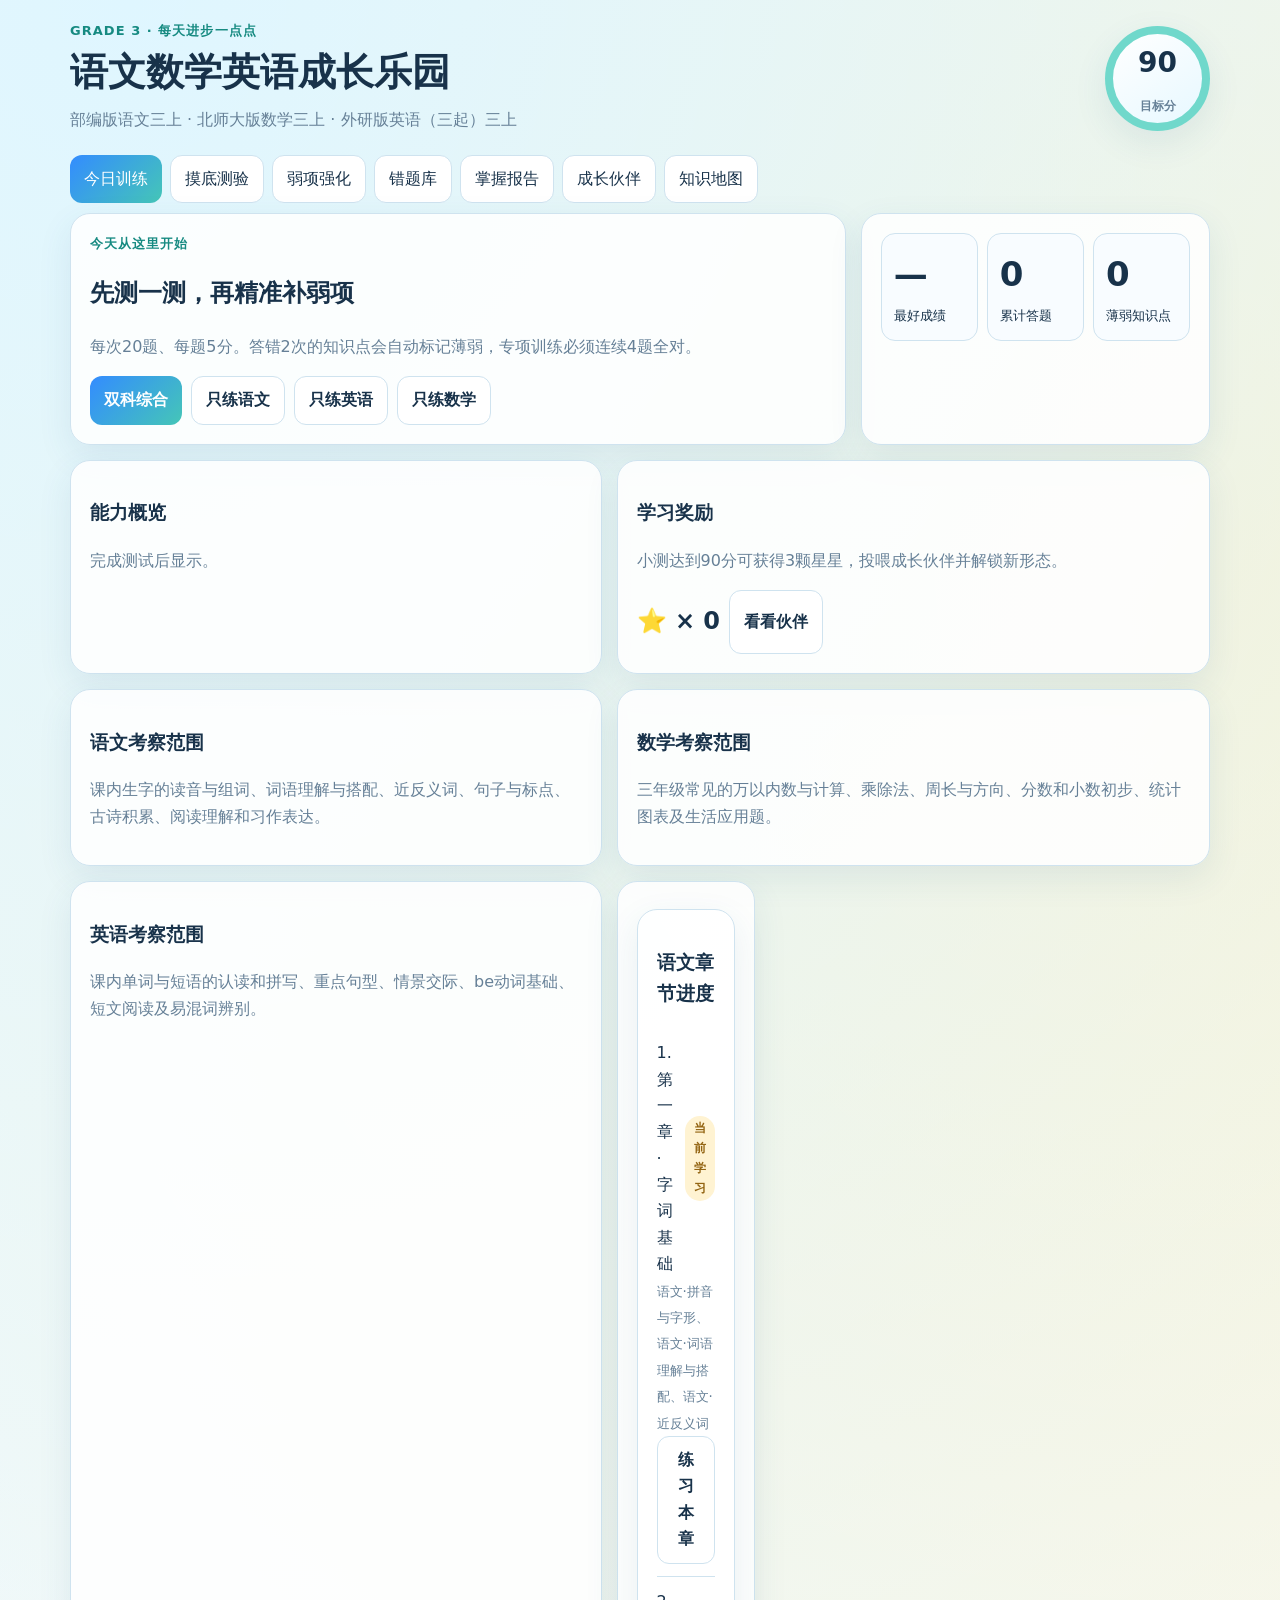
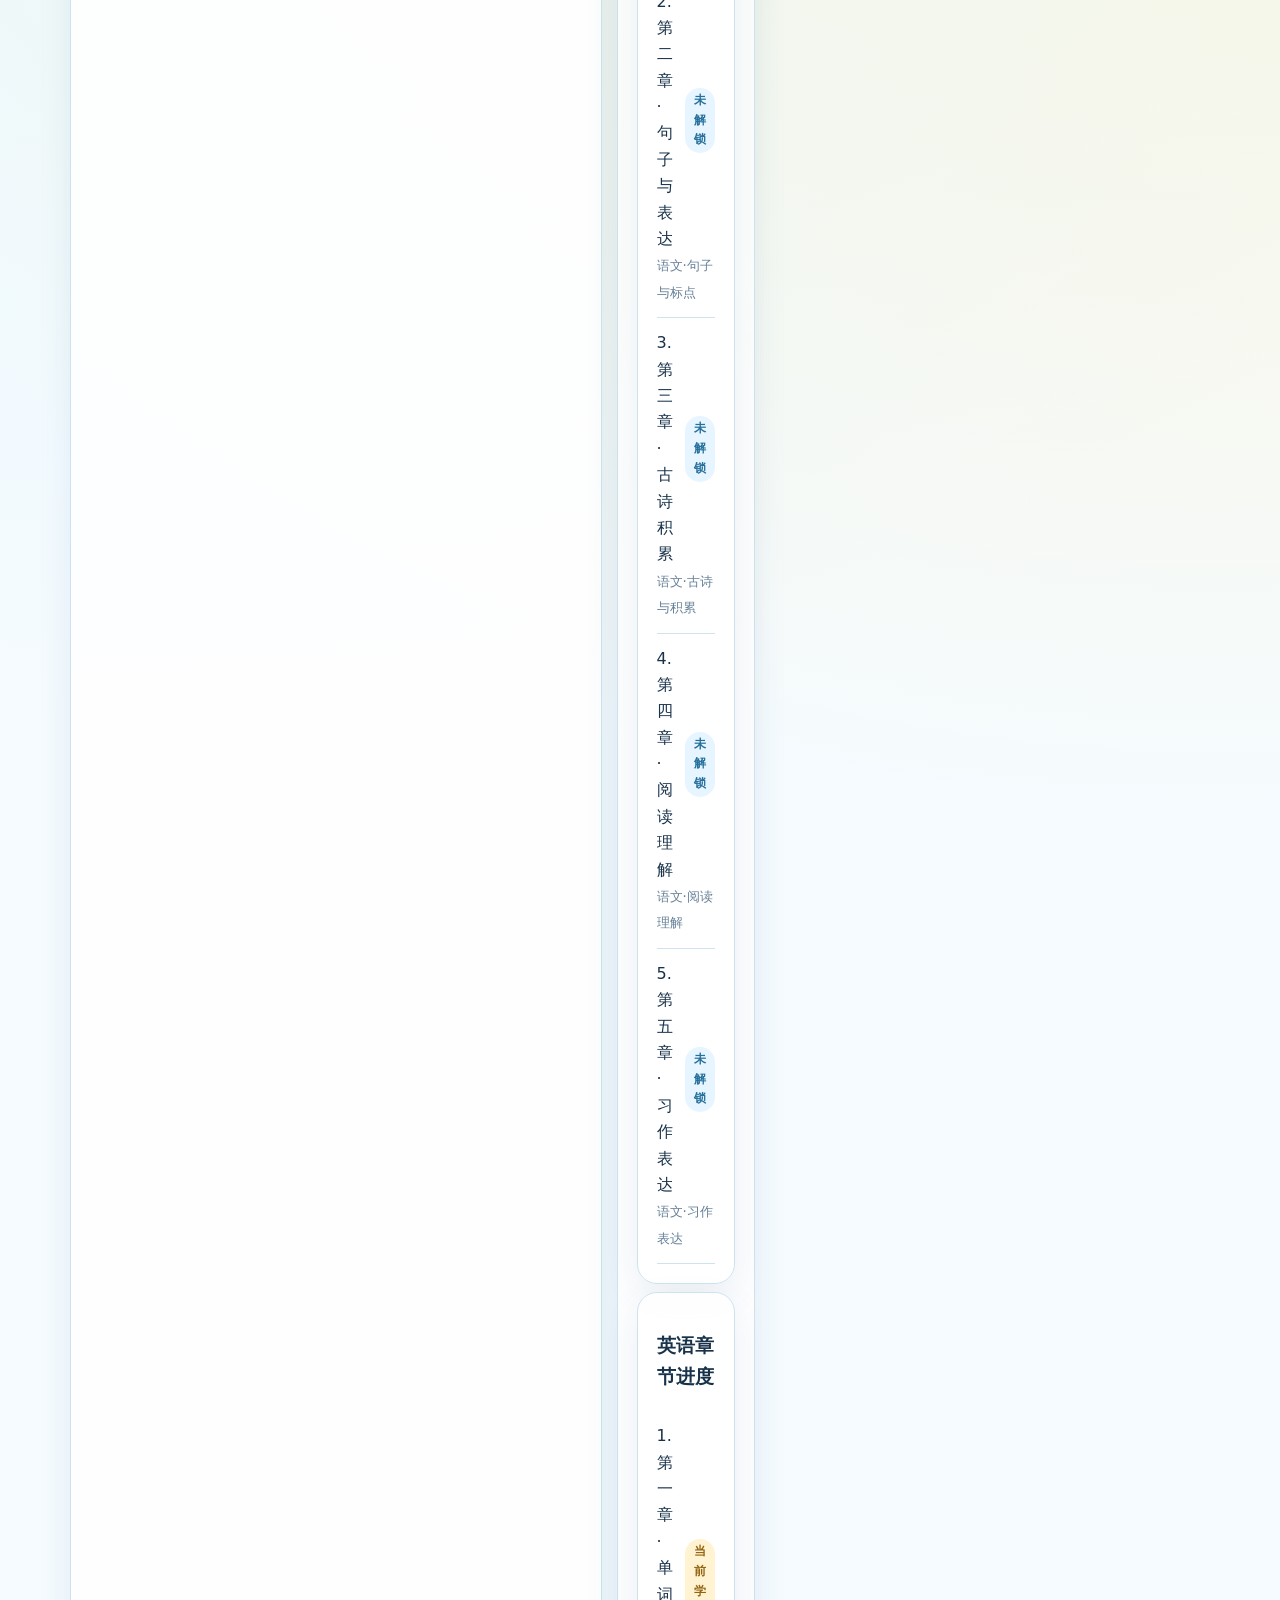
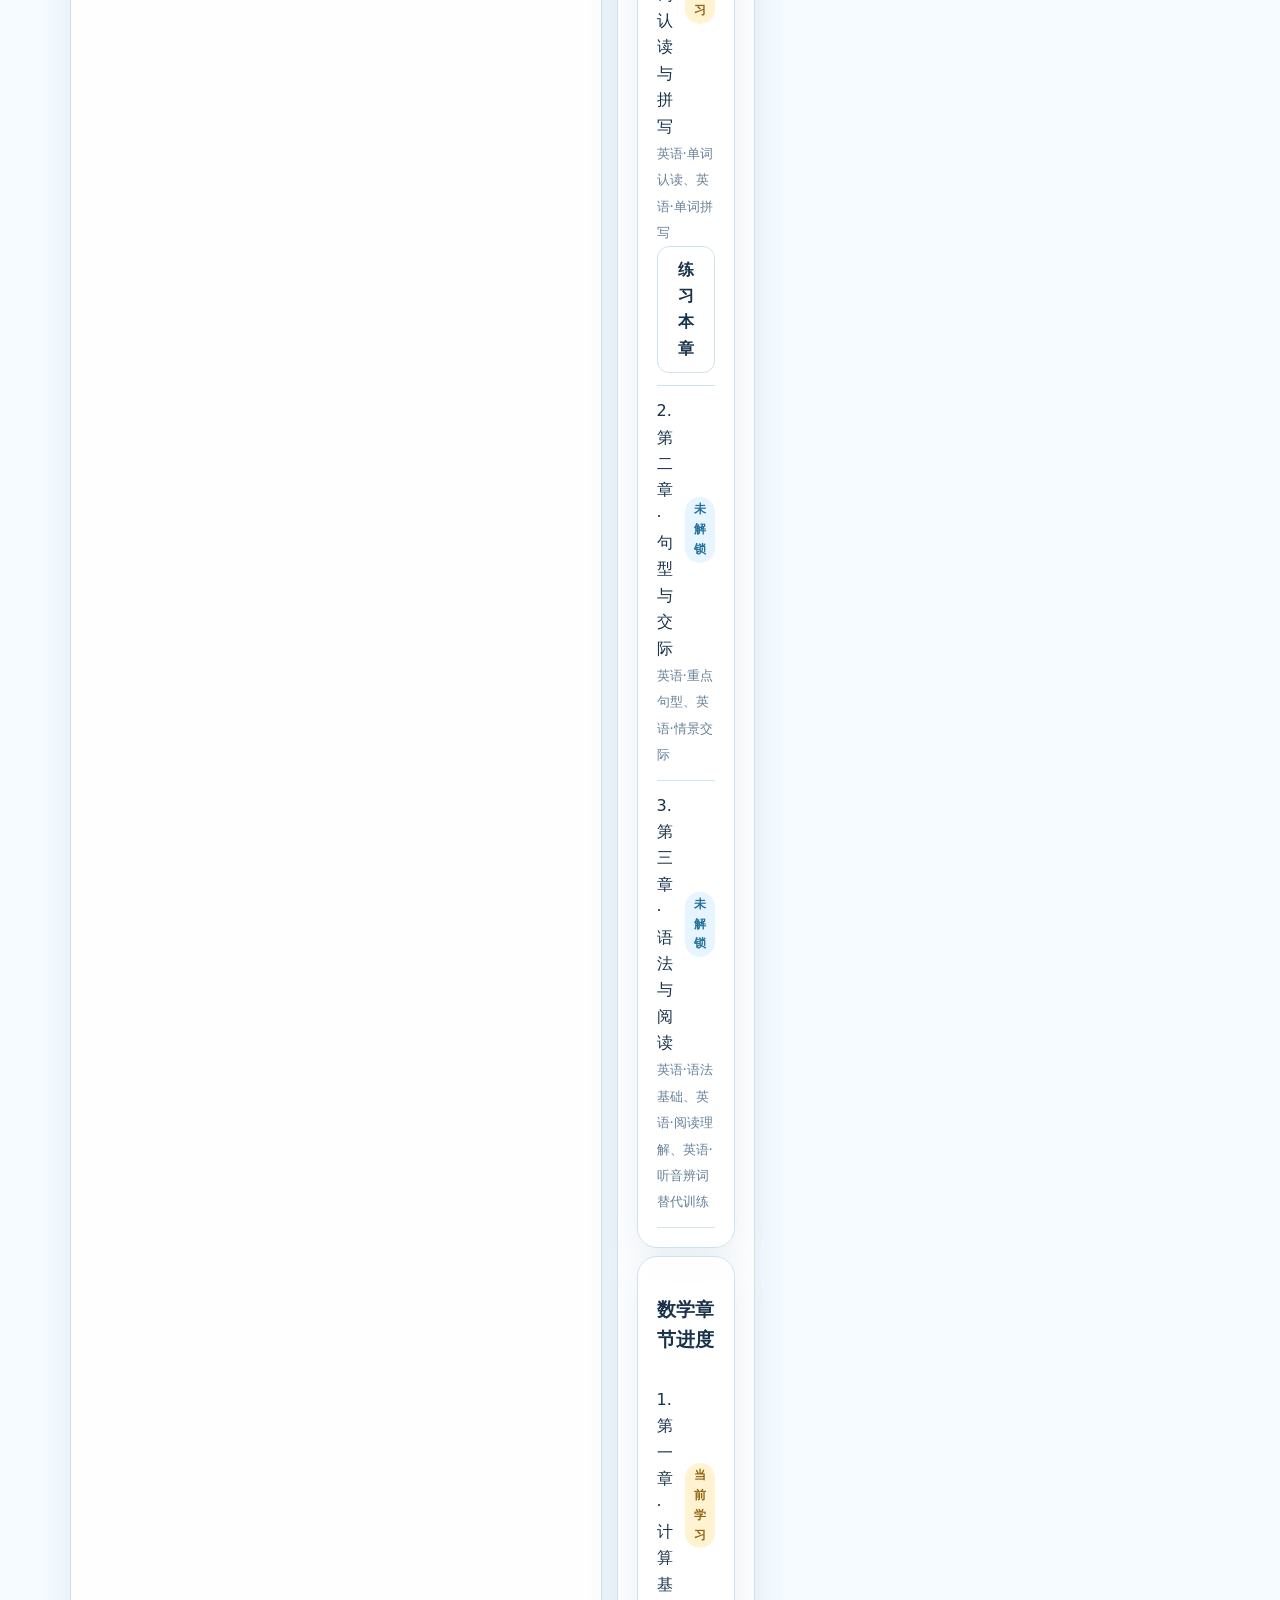
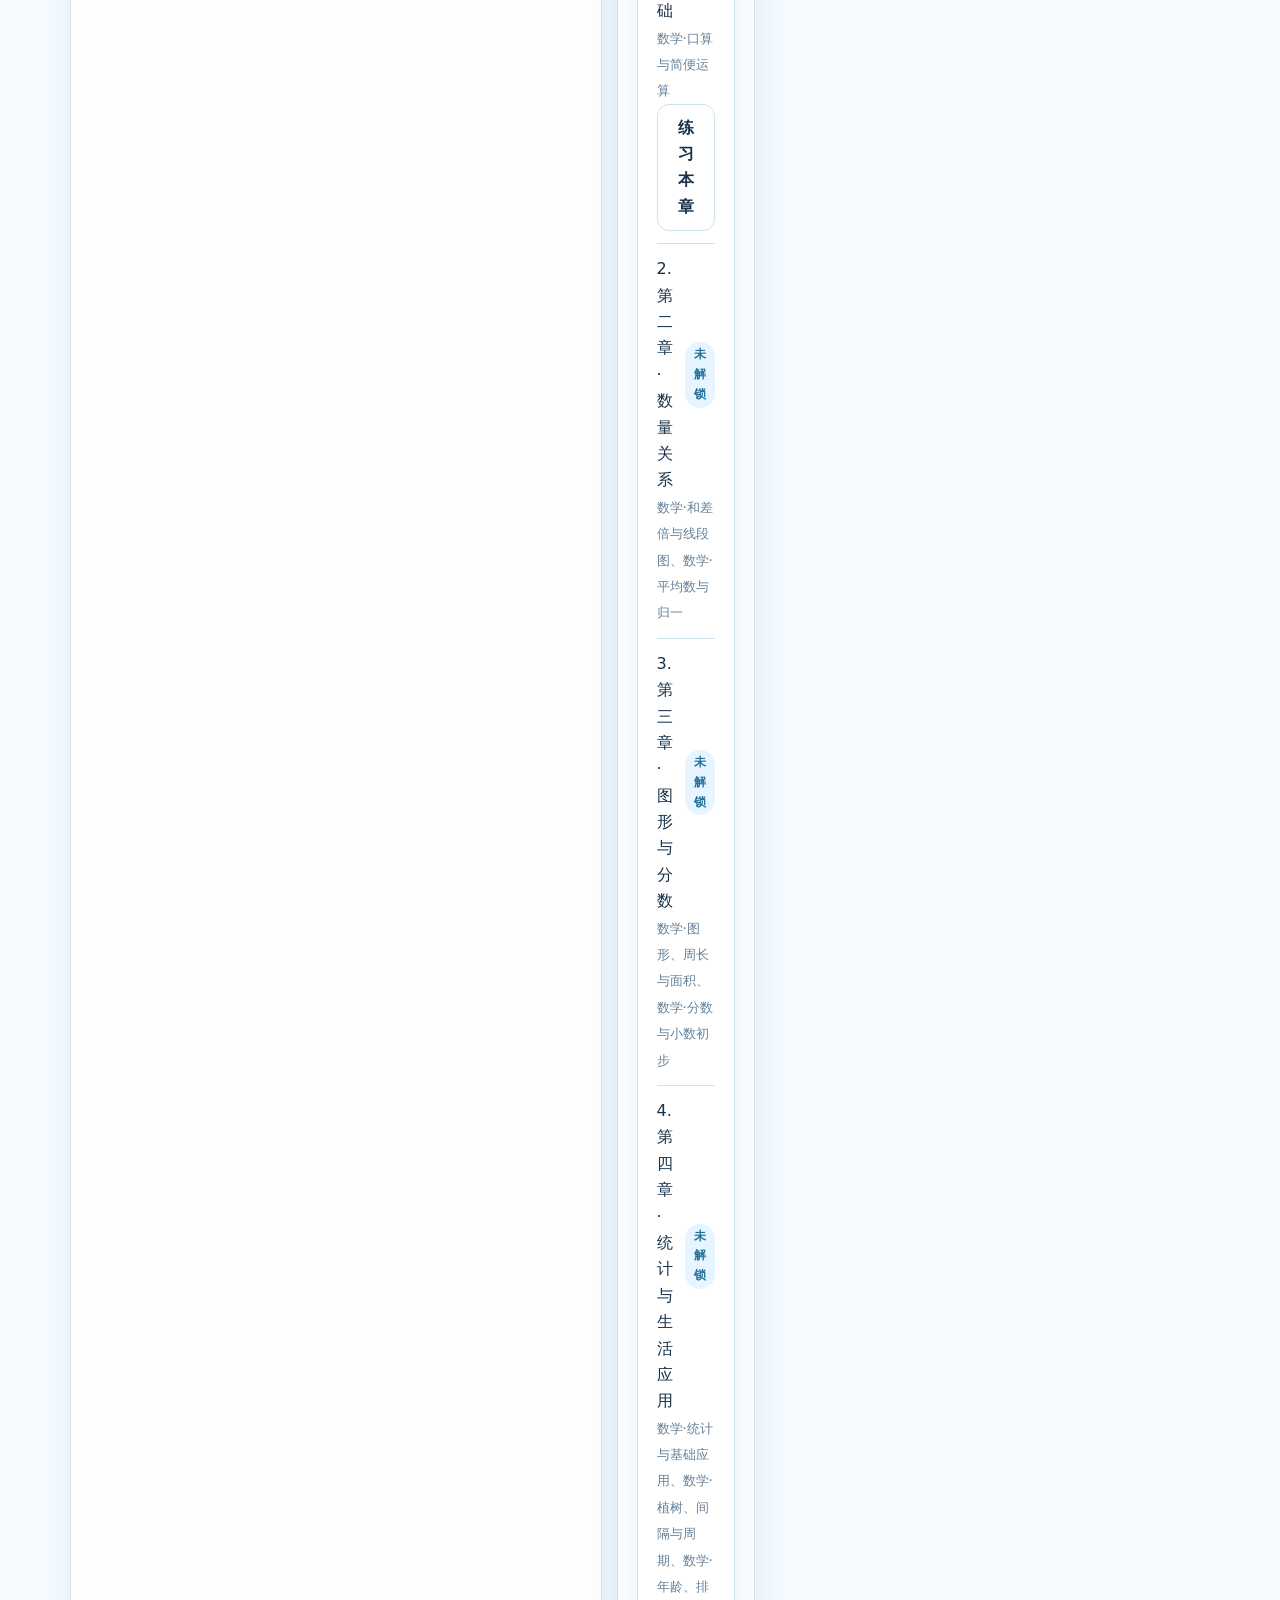
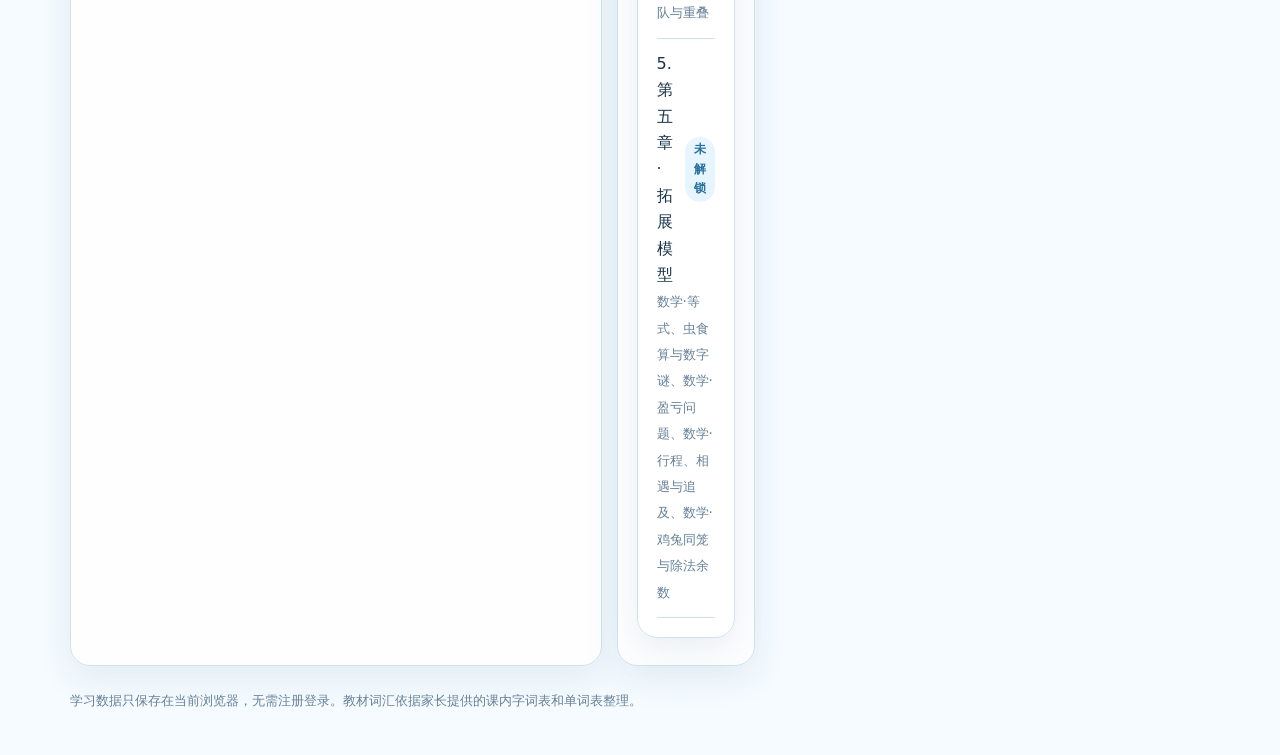
<file: grade3/original.html>
<!doctype html><html lang="zh-CN"><head><meta charset="utf-8"><meta name="viewport" content="width=device-width,initial-scale=1"><title>三年级语文数学英语成长乐园</title><style>
:root{--bg:#f5fbff;--ink:#18324a;--muted:#668097;--panel:#fff;--line:#cfe3ef;--blue:#338cff;--cyan:#18b7a0;--yellow:#ffca57;--red:#ed6677;--green:#30b878;--shadow:0 12px 34px #27648c18}*{box-sizing:border-box}body{margin:0;background:radial-gradient(circle at 10% 0,#dff6ff 0,transparent 32%),radial-gradient(circle at 95% 8%,#fff1c9 0,transparent 28%),var(--bg);color:var(--ink);font:16px/1.65 system-ui,-apple-system,"Microsoft YaHei",sans-serif}.shell{max-width:1180px;margin:auto;padding:20px}.top{display:flex;justify-content:space-between;gap:16px;align-items:center}.brand h1{margin:0;font-size:clamp(24px,4vw,38px)}.brand p{margin:3px 0;color:var(--muted)}.goal{min-width:105px;height:105px;border-radius:50%;display:grid;place-items:center;text-align:center;background:linear-gradient(145deg,#fff,#e7f8ff);border:8px solid #70d8cb;box-shadow:var(--shadow);font-size:28px;font-weight:900}.goal small{display:block;font-size:12px;color:var(--muted)}nav{display:flex;gap:8px;overflow:auto;padding:18px 0 10px}.tab,button,select,input{font:inherit;border:1px solid var(--line);border-radius:12px;padding:10px 14px;background:#fff;color:var(--ink)}button{cursor:pointer;font-weight:800}.tab.active,.primary{border:0;background:linear-gradient(135deg,var(--blue),#45c6b7);color:#fff}.view{display:none}.view.active{display:block}.grid{display:grid;grid-template-columns:repeat(12,1fr);gap:15px}.card{background:#ffffffde;border:1px solid var(--line);border-radius:20px;padding:19px;box-shadow:var(--shadow)}.s8{grid-column:span 8}.s6{grid-column:span 6}.s4{grid-column:span 4}.eyebrow{font-weight:900;color:#168a81;letter-spacing:.08em;font-size:13px}.muted{color:var(--muted)}.big{font-size:34px;font-weight:900}.actions{display:flex;gap:9px;flex-wrap:wrap}.stats{display:grid;grid-template-columns:repeat(3,1fr);gap:9px}.stat{padding:12px;border:1px solid var(--line);border-radius:14px;background:#f8fcff}.question{font-size:20px;font-weight:800;margin:17px 0;white-space:pre-wrap}.options{display:grid;gap:10px}.option{display:flex;gap:10px;width:100%;text-align:left;font-weight:600}.option:hover{border-color:var(--blue)}.option.correct{border:2px solid var(--green);background:#e9fff4}.option.wrong{border:2px solid var(--red);background:#fff0f3}.letter{width:28px;height:28px;border-radius:8px;display:grid;place-items:center;background:#e8f3ff;flex:none}.feedback{margin-top:14px;padding:13px;border-left:4px solid var(--cyan);background:#eefbf9;border-radius:10px}.tag{display:inline-block;border-radius:20px;padding:3px 9px;background:#e6f5ff;color:#26709c;font-size:12px;font-weight:800}.danger{background:#ffe8ec;color:#b92f49}.warn{background:#fff3d2;color:#936412}.bar{height:10px;background:#e1edf3;border-radius:12px;overflow:hidden}.bar i{height:100%;display:block;background:linear-gradient(90deg,var(--cyan),var(--blue))}.topic{padding:12px 0;border-bottom:1px solid var(--line)}.topichead,.examtop{display:flex;align-items:center;justify-content:space-between;gap:12px}.mistake{border:1px solid var(--line);border-radius:15px;padding:15px;margin:12px 0}.hidden{display:none!important}.petstage{height:270px;display:grid;place-items:center;text-align:center;background:linear-gradient(#c9f2ff 0 63%,#a5df92 63%);border-radius:18px;overflow:hidden}.pet{font-size:88px;display:block;filter:drop-shadow(0 8px 7px #0002);animation:float 2.2s ease-in-out infinite}.pet.happy{animation:bounce .6s ease}.unlock{display:grid;grid-template-columns:repeat(5,1fr);gap:8px}.unlock div{padding:9px;text-align:center;border:1px dashed var(--line);border-radius:12px;opacity:.55}.unlock .open{opacity:1;background:#f2fff9;border-style:solid}.food{font-size:24px;font-weight:900;margin:12px 0}.footer{font-size:13px;color:var(--muted);margin:24px 0}@keyframes float{50%{transform:translateY(-10px)}}@keyframes bounce{50%{transform:translateY(-28px) scale(1.12)}}@media(max-width:780px){.s8,.s6,.s4{grid-column:1/-1}.shell{padding:12px}.card{padding:14px}.stats{grid-template-columns:1fr}.unlock{grid-template-columns:repeat(2,1fr)}.goal{min-width:80px;height:80px}.top{align-items:flex-start}}
</style><style>
.petstage{position:relative;cursor:pointer;user-select:none}.petstage:after{content:'点击宠物和它打招呼';position:absolute;right:12px;bottom:9px;font-size:13px;color:#386978;background:#ffffffc9;padding:4px 10px;border-radius:18px}.pet.rabbit{animation:rabbitHop 2.1s ease-in-out infinite}.pet.panda{animation:pandaSway 2.4s ease-in-out infinite}.pet.turtle{animation:turtleWalk 4s ease-in-out infinite}.pet.mantis{animation:mantisDance 1.5s ease-in-out infinite}.pet.react{animation:petReact .65s ease 2!important}.petbubble{min-height:34px;margin:0 auto 8px;padding:5px 12px;border-radius:16px;background:#fff;color:#287285;font-weight:800;box-shadow:0 5px 16px #1d6c8c22;max-width:260px}.pet-actions{justify-content:center;margin-top:12px}@keyframes rabbitHop{0%,100%{transform:translateY(0) rotate(-2deg)}45%{transform:translateY(-22px) rotate(3deg)}55%{transform:translateY(-22px) rotate(-3deg)}}@keyframes pandaSway{0%,100%{transform:rotate(-7deg) scale(1)}50%{transform:rotate(7deg) scale(1.05)}}@keyframes turtleWalk{0%,100%{transform:translateX(-22px) rotate(-2deg)}50%{transform:translateX(22px) rotate(2deg)}}@keyframes mantisDance{0%,100%{transform:rotate(-8deg) translateY(0)}35%{transform:rotate(9deg) translateY(-12px)}70%{transform:rotate(-4deg) translateY(-4px)}}@keyframes petReact{0%,100%{transform:scale(1)}35%{transform:scale(1.25) rotate(-10deg)}70%{transform:scale(1.12) rotate(10deg)}}
</style><style>.pet.mantis{display:block;width:220px;height:220px;margin:0 auto;background-image:url([data-uri]);background-repeat:no-repeat;background-size:400% 100%;font-size:0;animation:mantisSprite 3.2s ease-in-out infinite;filter:drop-shadow(0 10px 8px #0003)}.pet.mantis.react{animation:mantisWave .95s ease-in-out 2!important}@keyframes mantisSprite{0%,20%{background-position:0 0;transform:translateX(-28px)}25%,45%{background-position:33.333% 0;transform:translateX(-5px)}50%,70%{background-position:66.666% 0;transform:translateX(22px)}75%,95%{background-position:100% 0;transform:translateX(5px)}100%{background-position:0 0;transform:translateX(-28px)}}@keyframes mantisWave{0%,20%{background-position:0 0;transform:scale(1)}25%,45%{background-position:66.666% 0;transform:scale(1.08) rotate(-3deg)}50%,70%{background-position:100% 0;transform:scale(1.08) rotate(3deg)}75%,100%{background-position:0 0;transform:scale(1)}}</style></head><body><main class="shell">
<style>.pet.mantis{width:168px;height:224px;background-size:400% 100%;animation:mantisFrames 2.8s steps(1,end) infinite,mantisMove 7s ease-in-out infinite;transform-origin:50% 92%;will-change:transform,background-position}.pet.mantis.react{animation:mantisWaveFrames .8s steps(1,end) 3,mantisGreeting .8s ease-in-out 3!important}@keyframes mantisFrames{0%,24.9%{background-position:0 0}25%,49.9%{background-position:33.333% 0}50%,74.9%{background-position:66.666% 0}75%,100%{background-position:100% 0}}@keyframes mantisMove{0%,100%{transform:translateX(-34px) rotate(-1deg)}45%{transform:translateX(30px) rotate(1deg)}55%{transform:translateX(30px) rotate(1deg)}}@keyframes mantisWaveFrames{0%,32.9%{background-position:66.666% 0}33%,65.9%{background-position:100% 0}66%,100%{background-position:0 0}}@keyframes mantisGreeting{0%,100%{transform:translateY(0) scale(1)}50%{transform:translateY(-7px) scale(1.035)}}@media(max-width:520px){.pet.mantis{width:144px;height:192px}}</style><style>.pet.mantis{background-image:url([data-uri])!important}</style>
<header class="top"><div class="brand"><div class="eyebrow">GRADE 3 · 每天进步一点点</div><h1>语文数学英语成长乐园</h1><p>部编版语文三上 · 北师大版数学三上 · 外研版英语（三起）三上</p></div><div class="goal">90<small>目标分</small></div></header>
<nav><button class="tab active" data-view="home">今日训练</button><button class="tab" data-view="exam">摸底测验</button><button class="tab" data-view="drill">弱项强化</button><button class="tab" data-view="mistakes">错题库</button><button class="tab" data-view="report">掌握报告</button><button class="tab" data-view="pet">成长伙伴</button><button class="tab" data-view="map">知识地图</button></nav>
<section id="home" class="view active"><div class="grid"><div class="card s8"><div class="eyebrow">今天从这里开始</div><h2>先测一测，再精准补弱项</h2><p class="muted">每次20题、每题5分。答错2次的知识点会自动标记薄弱，专项训练必须连续4题全对。</p><div class="actions"><button class="primary" onclick="startExam('both')">双科综合</button><button onclick="startExam('zh')">只练语文</button><button onclick="startExam('en')">只练英语</button><button onclick="startExam('math')">只练数学</button></div></div><div class="card s4"><div class="stats"><div class="stat"><div id="best" class="big">—</div><small>最好成绩</small></div><div class="stat"><div id="answered" class="big">0</div><small>累计答题</small></div><div class="stat"><div id="weakCount" class="big">0</div><small>薄弱知识点</small></div></div></div><div class="card s6"><h3>能力概览</h3><div id="miniTopics" class="muted">完成测试后显示。</div></div><div class="card s6"><h3>学习奖励</h3><p class="muted">小测达到90分可获得3颗星星，投喂成长伙伴并解锁新形态。</p><div class="actions"><span id="homeFood" class="food">⭐ × 0</span><button onclick="switchView('pet')">看看伙伴</button></div></div><div class="card s6"><h3>语文考察范围</h3><p class="muted">课内生字的读音与组词、词语理解与搭配、近反义词、句子与标点、古诗积累、阅读理解和习作表达。</p></div><div class="card s6"><h3>数学考察范围</h3><p class="muted">三年级常见的万以内数与计算、乘除法、周长与方向、分数和小数初步、统计图表及生活应用题。</p></div><div class="card s6"><h3>英语考察范围</h3><p class="muted">课内单词与短语的认读和拼写、重点句型、情景交际、be动词基础、短文阅读及易混词辨别。</p></div></div></section>
<section id="exam" class="view"><div id="examIntro" class="card"><h2>20题摸底测验</h2><p class="muted">请选择语文、数学、英语或三科综合。题目逐题显示，作答后立即解析。</p><div class="actions"><button class="primary" onclick="startExam('both')">双科综合</button><button onclick="startExam('zh')">语文</button><button onclick="startExam('en')">英语</button><button onclick="startExam('math')">数学</button></div></div><div id="examBox" class="card hidden"></div></section>
<section id="drill" class="view"><div class="card"><div class="examtop"><div><div class="eyebrow">全对才过关</div><h2>弱项强化</h2></div><select id="topicSelect" onchange="renderDrillIntro()"></select></div><div id="drillBox"></div></div></section>
<section id="mistakes" class="view"><div class="card"><h2>错题库</h2><p class="muted">保存错误答案、正确答案和解析。每道错题“举一反三”3题全对才算掌握。</p><div id="mistakeStats" class="stats"></div><div id="mistakePractice"></div><div id="mistakeList"></div></div></section>
<section id="report" class="view"><div class="card"><div class="examtop"><div><div class="eyebrow">实时更新</div><h2>知识点掌握报告</h2></div><div class="actions"><button onclick="downloadReport('csv')">下载CSV</button><button class="primary" onclick="downloadReport('html')">下载可打印报告</button></div></div><div id="reportSummary" class="stats"></div><div id="reportTable" style="overflow:auto"></div></div></section>
<section id="pet" class="view"><div class="actions" style="margin-bottom:12px"><button id="pickRabbit" onclick="choosePet('rabbit')">🐰 小兔</button><button id="pickPanda" onclick="choosePet('panda')">🐼 熊猫</button><button id="pickTurtle" onclick="choosePet('turtle')">🐢 小乌龟</button><button id="pickMantis" onclick="choosePet('mantis')">🦗 小螳螂</button></div><div class="grid"><div class="card s8"><div class="petstage" onclick="petInteract('hello')"><div><div id="petBubble" class="petbubble">今天也要一起进步呀！</div><span id="petEmoji" class="pet">🥚</span><h2 id="petName">小团子</h2><div id="petMood" class="muted"></div><div class="actions pet-actions"><button onclick="event.stopPropagation();petInteract('touch')">摸摸它</button><button onclick="event.stopPropagation();petInteract('play')">一起玩</button></div></div></div></div><div class="card s4"><h2>给伙伴起名字</h2><div class="actions"><input id="petNameInput" maxlength="8" placeholder="1—8个字"><button onclick="savePetName()">保存</button></div><div id="nameNote" class="muted"></div><div id="foodCount" class="food">⭐ × 0</div><div class="topichead"><span>成长值</span><b id="petXp">0/5</b></div><div class="bar"><i id="petBar"></i></div><button id="feedBtn" class="primary" onclick="feedPet()" style="margin-top:14px">投喂1颗星星</button></div><div class="card" style="grid-column:1/-1"><h3 id="albumTitle">成长图鉴</h3><div id="petUnlocks" class="unlock"></div></div></div></section>
<section id="map" class="view"><div class="card" style="margin-bottom:16px"><div class="eyebrow">2026 秋 · 教材全册知识地图</div><h2>按单元学习，也按能力查缺补漏</h2><p class="muted">已依据上传教材逐页核对。点击单元可查看课文/主题和本单元训练重点。</p><div id="bookMap" class="grid"></div></div><div id="mapGrid" class="grid"></div></section>
<footer class="footer">学习数据只保存在当前浏览器，无需注册登录。教材词汇依据家长提供的课内字词表和单词表整理。</footer>
</main><script>
const topics={z1:'语文·拼音与字形',z2:'语文·词语理解与搭配',z3:'语文·近反义词',z4:'语文·句子与标点',z5:'语文·古诗与积累',z6:'语文·阅读理解',z7:'语文·习作表达',e1:'英语·单词认读',e2:'英语·单词拼写',e3:'英语·重点句型',e4:'英语·情景交际',e5:'英语·语法基础',e6:'英语·阅读理解',e7:'英语·听音辨词替代训练',m1:'数学·口算与简便运算',m2:'数学·图形、周长与面积',m3:'数学·分数与小数初步',m4:'数学·统计与基础应用',m5:'数学·和差倍与线段图',m6:'数学·平均数与归一',m7:'数学·植树、间隔与周期',m8:'数学·年龄、排队与重叠',m9:'数学·等式、虫食算与数字谜',m10:'数学·盈亏问题',m11:'数学·行程、相遇与追及',m12:'数学·鸡兔同笼与除法余数'};
let bank=[];
function add(t,type,q,opts,ans,why,priority=false){bank.push([t,type,q,opts,ans,why,priority])}
function addPriority(t,type,q,opts,ans,why){add(t,type,q,opts,ans,why,true)}
function addText(t,type,q,answer,why,priority=true){add(t,type,q,[String(answer)],0,why,priority)}
const zhChars=[['晨','chén','早晨'],['绒','róng','绒球'],['球','qiú','足球'],['汉','hàn','汉字'],['艳','yàn','鲜艳'],['服','fú','衣服'],['装','zhuāng','服装'],['扮','bàn','打扮'],['读','dú','读书'],['静','jìng','安静'],['停','tíng','停止'],['粗','cū','粗壮'],['影','yǐng','影子'],['落','luò','落叶'],['荒','huāng','荒野'],['笛','dí','竹笛'],['罚','fá','处罚'],['假','jià','放假'],['互','hù','互相'],['所','suǒ','所以'],['够','gòu','能够'],['猜','cāi','猜想'],['扬','yáng','飘扬'],['臂','bì','手臂'],['寒','hán','寒冷'],['径','jìng','小径'],['赠','zèng','赠送'],['橙','chéng','橙子'],['盖','gài','瓶盖'],['菊','jú','菊花']];
const py=zhChars.map(x=>x[1]),words=zhChars.map(x=>x[2]);
zhChars.forEach((x,i)=>{let o=[x[1],py[(i+5)%py.length],py[(i+11)%py.length],py[(i+17)%py.length]];add('z1','单选题',`“${x[0]}”的正确读音是？`,o,0,`“${x[0]}”读${x[1]}，可组成“${x[2]}”。`);let w=[x[2],words[(i+7)%words.length],words[(i+13)%words.length],words[(i+19)%words.length]];add('z2','单选题',`下面哪个词语含有“${x[0]}”字？`,w,0,`“${x[0]}”可以组成“${x[2]}”。`) });
[['安静','热闹'],['寒冷','温暖'],['粗壮','细小'],['认真','马虎'],['美丽','丑陋'],['喜欢','讨厌'],['打开','关闭'],['勇敢','胆小']].forEach((x,i)=>add('z3','单选题',`词语“${x[0]}”在本组语境中的反义词是？`,[x[1],['开心','整齐','明亮','迅速'][i%4],['洁白','许多','经常','仔细'][(i+1)%4],['平展','湿润','摇晃','辽阔'][(i+2)%4]],0,`${x[0]}与${x[1]}意思相反。`));
[['金黄的','叶子'],['明朗的','天空'],['湿润的','东风'],['鲜艳的','服装'],['粗壮的','枝干'],['香甜的','气味'],['安静的','教室'],['辽阔的','草原']].forEach((x,i)=>add('z2','单选题',`选择合适的搭配：“${x[0]}____”`,[x[1],'跑步','唱歌','认真'],0,`常见搭配是“${x[0]}${x[1]}”。`));
[['妈妈问','“你写完作业了吗？”'],['秋天到了','，树叶慢慢变黄了。'],['多么美丽的校园','！'],['我最喜欢的水果有','：苹果、香蕉和葡萄。'],['小鸟在枝头唱歌','。']].forEach(x=>add('z4','程序填空题',`给句子选择合适的后半部分：${x[0]}____`,[x[1],'；','——','……'],0,'根据句子的语气和结构选择标点。'));
[['停车坐爱枫林晚','霜叶红于二月花'],['一年好景君须记','最是橙黄橘绿时'],['萧萧梧叶送寒声','江上秋风动客情'],['意欲捕鸣蝉','忽然闭口立']].forEach(x=>add('z5','程序填空题',`补充诗句：${x[0]}，____。`,[x[1],'白云生处有人家','荷尽已无擎雨盖','夜深篱落一灯明'],0,`完整诗句是“${x[0]}，${x[1]}”。`));
const zhRead=[['小松鼠把找到的松果埋进土里。春天来了，那里长出了一棵小松树。','小松树是怎样长出来的？',['松鼠埋下的松果发芽了','小鸟送来的','风吹来的','工人种的'],0],['下雨了，小明看见同桌没有伞，主动和她共用一把伞。','小明是一个怎样的孩子？',['乐于帮助别人','粗心大意','不讲卫生','不爱学习'],0],['秋天，银杏叶变黄了，像一把把小扇子。','这句话把银杏叶比作什么？',['小扇子','小雨点','小船','星星'],0],['清晨，太阳刚刚升起，小鸟在树枝上欢快地歌唱。','这段话写的是什么时间？',['清晨','中午','傍晚','深夜'],0]];zhRead.forEach(x=>add('z6','阅读理解题',`${x[0]}\n${x[1]}`,x[2],x[3],'先从短文中找到直接依据，再作答。'));
[['写人物时，哪项最能表现人物特点？',['具体事例','只写姓名','重复题目','只写一句话']],['写日记通常应先写什么？',['日期、星期和天气','故事结尾','作者简介','目录']],['观察一种植物时，比较好的顺序是？',['从整体到局部','想到哪写到哪','只写颜色','完全不观察']],['修改习作时应该重点检查什么？',['语句、错别字和标点','纸张大小','铅笔颜色','页码多少']]].forEach(x=>add('z7','单选题',x[0],x[1],0,'表达要有顺序、有重点，写完还要认真修改。'));
const en=[['hello','你好'],['goodbye','再见'],['morning','早晨'],['afternoon','下午'],['name','名字'],['friend','朋友'],['teacher','老师'],['school','学校'],['classroom','教室'],['book','书'],['pen','钢笔'],['pencil','铅笔'],['bag','书包'],['desk','书桌'],['chair','椅子'],['red','红色'],['yellow','黄色'],['green','绿色'],['blue','蓝色'],['black','黑色'],['white','白色'],['one','一'],['two','二'],['three','三'],['four','四'],['five','五'],['six','六'],['seven','七'],['eight','八'],['nine','九'],['ten','十'],['mother','妈妈'],['father','爸爸'],['brother','哥哥/弟弟'],['sister','姐姐/妹妹'],['grandma','奶奶/外婆'],['grandpa','爷爷/外公'],['cat','猫'],['dog','狗'],['bird','鸟'],['panda','熊猫'],['happy','高兴的'],['fine','健康的；很好'],['old','年老的'],['new','新的'],['big','大的'],['small','小的'],['this','这个'],['that','那个'],['yes','是'],['no','不'],['please','请'],['thank','谢谢'],['birthday','生日'],['cake','蛋糕'],['present','礼物'],['window','窗户'],['door','门'],['point','指'],['sit','坐']];
const meanings=en.map(x=>x[1]),spell=en.map(x=>x[0]);en.forEach((x,i)=>{add('e1','单选题',`“${x[0]}”的中文意思是？`,[x[1],meanings[(i+9)%en.length],meanings[(i+21)%en.length],meanings[(i+37)%en.length]],0,`${x[0]} 的意思是“${x[1]}”。`);let wrong1=x[0].length>2?x[0].slice(0,-1):x[0]+'e';add('e2','单选题',`“${x[1]}”的正确英文拼写是？`,[x[0],wrong1,spell[(i+13)%en.length],spell[(i+29)%en.length]],0,`正确拼写是 ${x[0]}。`) });
[['Good morning!','Good morning!'],['How are you?','I’m fine, thank you.'],['What’s your name?','I’m Sam.'],['How old are you?','I’m nine.'],['Happy birthday!','Thank you!'],['Goodbye!','Bye-bye!'],['Is it a cat?','Yes, it is.'],['What colour is it?','It’s red.']].forEach(x=>add('e4','情景交际题',`选择最合适的应答：${x[0]}`,[x[1],'It is a desk.','Three books.','I am a cat.'],0,`问句“${x[0]}”应回答“${x[1]}”。`));
[['This is','my school.'],['Point to','the window.'],['Sit down','please.'],['Stand up','please.'],['It is','a yellow dog.'],['Here is','your present.']].forEach(x=>add('e3','程序填空题',`补全句子：${x[0]} ____`,[x[1],'how old','thank you','good morning'],0,`完整句子是：${x[0]} ${x[1]}`));
[['I','am'],['You','are'],['He','is'],['She','is'],['It','is'],['They','are']].forEach(x=>add('e5','程序填空题',`选择正确的be动词：${x[0]} ____ happy.`,[x[1],...['am','is','are','be'].filter(v=>v!==x[1]).slice(0,3)],0,`${x[0]} 与 ${x[1]} 搭配。`));
const enRead=[['I am Amy. I am nine. I have a red schoolbag.','How old is Amy?',['Nine.','Eight.','Ten.','Seven.']],['This is my classroom. The door is blue. The window is green.','What colour is the door?',['Blue.','Green.','Red.','Yellow.']],['Sam has a cat. The cat is small and white.','What animal does Sam have?',['A cat.','A dog.','A bird.','A panda.']],['Today is Daming’s birthday. He has a big cake.','What does Daming have?',['A big cake.','A new desk.','A blue pen.','A small dog.']]];enRead.forEach(x=>add('e6','阅读理解题',`${x[0]}\n${x[1]}`,x[2],0,'先在短文中找到与问题相同的关键词。'));
[ ['book','look'],['cat','cap'],['pen','ten'],['desk','door'],['three','tree'],['fine','five'],['name','nine'],['bird','birthday']].forEach(x=>add('e7','辨音替代题',`课堂听辨替代练习：选择与“${x[0]}”拼写最接近但意思不同的词。`,[x[1],x[0],spell[(spell.indexOf(x[0])+17+en.length)%en.length],spell[(spell.indexOf(x[0])+31+en.length)%en.length]],0,`${x[0]}和${x[1]}容易听混，要留意音节与字母。`));
// 课本全册知识点与大连地区常见题型扩充
const zhMore=[['坝','bà','坪坝'],['戴','dài','穿戴'],['招','zhāo','招引'],['蝶','dié','蝴蝶'],['孔','kǒng','孔雀'],['舞','wǔ','跳舞'],['铜','tóng','铜钟'],['凤','fèng','凤凰'],['洁','jié','洁白'],['怜','lián','可怜'],['焰','yàn','火焰'],['蜡','là','蜡烛'],['烛','zhú','烛光'],['诉','sù','告诉'],['剩','shèng','剩下'],['斧','fǔ','斧头'],['砍','kǎn','砍树'],['柴','chái','火柴'],['睁','zhēng','睁眼'],['旅','lǚ','旅行'],['救','jiù','救命'],['拼','pīn','拼命'],['胃','wèi','胃口'],['管','guǎn','水管'],['泪','lèi','眼泪'],['算','suàn','计算'],['准','zhǔn','准备'],['暴','bào','暴雨'],['墙','qiáng','墙壁'],['饿','è','饥饿'],['蛛','zhū','蜘蛛'],['撞','zhuàng','撞击'],['晒','shài','晾晒'],['搭','dā','搭船'],['翠','cuì','翠绿'],['蒲','pú','蒲公英'],['耍','shuǎ','玩耍'],['钓','diào','钓鱼'],['察','chá','观察'],['滨','bīn','海滨'],['躺','tǎng','躺下'],['踩','cǎi','踩水'],['渔','yú','渔民'],['载','zài','满载'],['靠','kào','依靠']];
const zmp=zhMore.map(x=>x[1]),zmw=zhMore.map(x=>x[2]);zhMore.forEach((x,i)=>{add('z1','单选题',`教材生字“${x[0]}”的正确读音是？`,[x[1],zmp[(i+9)%zmp.length],zmp[(i+21)%zmp.length],zmp[(i+34)%zmp.length]],0,`“${x[0]}”读${x[1]}，可组成“${x[2]}”。`);add('z2','单选题',`选择含有“${x[0]}”的正确词语。`,[x[2],zmw[(i+11)%zmw.length],zmw[(i+23)%zmw.length],zmw[(i+37)%zmw.length]],0,`课内常用词是“${x[2]}”。`)});
[['假','jià','jiǎ','放假'],['背','bèi','bēi','后背'],['圈','quān','juàn','圆圈'],['挑','tiǎo','tiāo','挑战'],['曲','qǔ','qū','歌曲'],['答','dá','dā','回答'],['应','yīng','yìng','应该'],['几','jī','jǐ','几乎']].forEach(x=>add('z1','单选题',`“${x[3]}”中“${x[0]}”的读音是？`,[x[1],x[2],'qīng','dēng'],0,`把字放回“${x[3]}”中判断读音。`));
[['绚丽多彩','颜色丰富，非常美丽'],['急急忙忙','因为着急而行动很快'],['五彩缤纷','颜色很多，很好看'],['争先恐后','争着向前，唯恐落后'],['一本正经','态度庄重严肃'],['引人注目','特别吸引人的注意'],['大吃一惊','感到非常惊讶'],['成群结队','许多人或动物聚集成群']].forEach(x=>add('z2','单选题',`“${x[0]}”的意思最接近哪一项？`,[x[1],'安静地坐着不动','数量非常少','做事没有顺序'],0,`“${x[0]}”表示${x[1]}。`));
[['匆匆','急忙'],['辽阔','广阔'],['敬爱','尊敬'],['明朗','晴朗'],['舒服','舒适'],['惊讶','吃惊'],['诚实','老实'],['寒冷','温暖']].forEach((x,i)=>add('z3','单选题',`“${x[0]}”的${i===7?'反义词':'近义词'}是？`,[x[1],'弯曲','后退','冷清'],0,`结合词义判断：${x[0]}与${x[1]}${i===7?'意思相反':'意思相近'}。`));
[['大青树下的小学','不同民族的小学生团结友爱'],['花的学校','把花儿想象成活泼的孩子'],['铺满金色巴掌的水泥道','把梧桐叶比作金色巴掌'],['秋天的雨','从颜色、气味和声音描写秋天'],['在牛肚子里旅行','红头在牛胃里的惊险旅行'],['总也倒不了的老屋','老屋一次次帮助小动物'],['搭船的鸟','细致观察翠鸟的外形和捕鱼'],['金色的草地','蒲公英使草地颜色发生变化'],['富饶的西沙群岛','海水、海底、海岛和物产'],['海滨小城','海边和小城的美丽景色'],['大自然的声音','风、水和动物都是音乐家'],['司马光','司马光砸缸救出落水伙伴']].forEach(x=>add('z6','阅读理解题',`课内阅读：《${x[0]}》主要写了什么？`,[x[1],'只介绍一个生字的写法','只描写夜晚的天气','讲述一个外国童话'],0,'概括课文要抓住主要人物、景物和事件。'));
[['荷尽已无擎雨盖','菊残犹有傲霜枝'],['天门中断楚江开','碧水东流至此回'],['水光潋滟晴方好','山色空蒙雨亦奇'],['湖光秋月两相和','潭面无风镜未磨'],['两岸青山相对出','孤帆一片日边来']].forEach(x=>add('z5','程序填空题',`补充教材诗句：${x[0]}，____。`,[x[1],'远上寒山石径斜','夜深篱落一灯明','最是橙黄橘绿时'],0,`完整诗句是“${x[0]}，${x[1]}”。`));
// 2026秋统编版语文三上：按八个单元重新扩充的教材同步题。
// 正确选项按A/B/C/D轮换，专项训练中也不会形成“答案总是A”的暗示。
let zhMatchedNo=0;
function addZhMatched(t,type,q,correct,wrong,why){let opts=wrong.slice(0,3),pos=zhMatchedNo++%4;opts.splice(pos,0,correct);addPriority(t,type,q,opts,pos,why)}
[
['z6','第一单元·课文理解','《大青树下的小学》中，各民族小学生共同上课、游戏，主要表现什么？','校园生活团结欢乐',['学校里只有一种民族','课堂上不能互相帮助','学生们都不喜欢上学'],'抓住“不同民族”和“共同学习生活”，体会团结友爱的校园气氛。'],
['z4','第一单元·句子品味','“同学们向在校园里欢唱的小鸟打招呼”把校园写得怎样？','有生机、很欢乐',['十分安静冷清','天气非常寒冷','道路特别拥挤'],'从“欢唱、打招呼”等词体会校园的生机。'],
['z6','第一单元·想象阅读','《花的学校》把花儿想象成什么？','活泼、向往自由的孩子',['沉默的石头','凶猛的野兽','不会活动的木偶'],'想象类课文要找到事物和人物之间的相似之处。'],
['z6','第一单元·人物品质','孙中山“不懂就要问”，说明他怎样学习？','勤学好问，敢于求知',['只背诵不思考','害怕老师，从不提问','遇到问题马上放弃'],'用人物的行动概括品质。'],
['z7','第一单元·习作','写“猜猜他是谁”时，最能让同学猜出来的写法是？','选一两件典型事例写特点',['只写身高，不写其他','把全班同学都写一遍','只写“他很好”三个字'],'人物习作要用外貌、性格、爱好或典型事例突出特点。'],
['z2','第一单元·词语运用','“绚丽多彩”最适合形容哪一项？','节日里颜色丰富的服装',['一张纯白的纸','没有开灯的房间','只有黑色的铅笔'],'先理解“颜色丰富而美丽”，再放回句子检查。'],
['z4','第一单元·标点','“你为什么要这样做呢____”横线上应填什么标点？','？',['。','！','，'],'有疑问语气的完整句子末尾用问号。'],
['z7','第一单元·口语交际','介绍暑假生活时，怎样讲得更清楚？','按顺序讲，并说出印象深的地方',['只说“很好玩”','从结尾跳到开头反复讲','始终不说时间和地点'],'口语表达要有顺序、有重点。'],

['z5','第二单元·古诗','《山行》中描写深秋枫林美景的诗句是哪一项？','停车坐爱枫林晚，霜叶红于二月花',['意欲捕鸣蝉，忽然闭口立','两岸青山相对出，孤帆一片日边来','湖光秋月两相和，潭面无风镜未磨'],'抓住“枫林、霜叶”等景物判断。'],
['z5','第二单元·古诗','“湖光秋月两相和”中的“和”最接近哪种意思？','和谐、协调',['回答问题','搅拌食物','跟随别人'],'联系洞庭湖秋夜宁静柔和的画面理解。'],
['z6','第二单元·修辞','《铺满金色巴掌的水泥道》中“金色巴掌”指什么？','金黄的梧桐叶',['黄色手套','阳光下的手掌','路旁的交通标志'],'比喻题要先找本体：形状像巴掌的是梧桐叶。'],
['z2','第二单元·联系语境','“它们排列得并不规则，甚至有些凌乱”中“凌乱”是什么意思？','不整齐，没有秩序',['非常干净','排列完全相同','颜色十分鲜艳'],'把词语放回前后句，“不规则”就是理解线索。'],
['z6','第二单元·结构','《秋天的雨》从哪些方面写秋天？','颜色、气味和声音等方面',['只写秋雨的大小','只写一种水果','只写一个人物'],'概括写景课文要留意每段的关键句。'],
['z2','第二单元·选词填空','同学们____走进教室，比赛还要____进行。依次应填？','陆续、继续',['连续、持续','继续、陆续','持续、连续'],'陆续=有先有后；继续=停过以后接着做。'],
['z7','第二单元·日记','日记正文最重要的是写清什么？','当天发生的事和自己的感受',['书的目录','所有同学的名字','与当天无关的新闻'],'格式之外，日记要真实记录当天有意义的见闻和感受。'],
['z4','第二单元·扩句','把“树叶落下来”写具体，哪一句最好？','一片片金黄的树叶从高高的树上轻轻落下来',['树叶落下来下来','树叶树叶落','落下来树叶'],'扩句可补数量、颜色、地点和动作特点，但不能改变原意。'],

['z6','第三单元·预测','阅读《总也倒不了的老屋》时，怎样进行有依据的预测？','根据题目、插图和前文线索推想',['随便猜一个结局','只看最后一个字','照抄别的故事'],'预测没有唯一答案，但必须说出文字或生活经验依据。'],
['z6','第三单元·人物品质','《犟龟》中小乌龟面对路途困难仍然前进，表现了什么？','认定目标，坚持不懈',['骄傲自满','胆小怕事','做事毫无目标'],'人物品质要从反复出现的行动中归纳。'],
['z6','第三单元·多结局','《小狗学叫》安排不同结局，主要让读者做什么？','根据线索预测并展开想象',['只背诵生字表','计算故事字数','寻找作者照片'],'开放结局训练预测和合理想象。'],
['z7','第三单元·续写','续写故事时，哪项最重要？','人物、情节要与前文衔接合理',['突然更换所有人物','完全不管前文内容','只写景物，不写事件'],'先梳理前文人物和矛盾，再设计合理结果。'],
['z2','第三单元·词义','“安心”在“老屋安心地倒下了”中最接近什么？','心情安定，没有牵挂',['非常害怕','十分生气','身体疼痛'],'结合老屋已经帮助完小动物的情境理解。'],
['z4','第三单元·提示语','下面哪句话中人物语言的标点使用正确？','小猫说：“请再站一个晚上吧！”',['小猫说，“请再站一个晚上吧”。','小猫说：“请再站一个晚上吧”','小猫说？“请再站一个晚上吧！”'],'提示语在前，后面用冒号；完整话语放在引号内。'],
['z7','第三单元·口语交际','讲“名字里的故事”时，应该重点说明什么？','名字的来历或含义',['名字一共有几笔','课桌是什么颜色','今天做了几道数学题'],'围绕交际主题选择最有关联的信息。'],

['z6','第四单元·童话','《宝葫芦的秘密（节选）》中奇妙的愿望主要体现童话的什么特点？','想象丰富、情节奇妙',['必须是真实新闻','只说明科学公式','不允许事物说话'],'童话常用大胆想象表达愿望或道理。'],
['z6','第四单元·顺序','《在牛肚子里旅行》中，梳理红头的经历应主要抓住什么？','地点变化和事情经过',['每个字的笔画数','作者的出生日期','插图的边框颜色'],'旅行路线类阅读要圈出表示位置和先后顺序的词。'],
['z6','第四单元·人物关系','青头在红头遇险时不断安慰并想办法，说明青头怎样？','关心朋友、沉着机智',['自私冷漠','遇事慌乱','爱说谎话'],'从语言和行动两方面体会人物品质。'],
['z6','第四单元·人物品质','《一块奶酪》中蚂蚁队长最终怎样对待奶酪渣？','遵守纪律，作出合乎规则的处理',['偷偷全部吃掉','扔掉所有奶酪','让大家立刻离开'],'联系队长的命令和行动，判断人物是否以身作则。'],
['z7','第四单元·编童话','编童话时，怎样让故事更有趣又完整？','写清角色、时间地点、事件和结果',['只列出角色名字','每句话互不相关','结尾突然停止'],'童话可以大胆想象，但情节要前后连贯。'],
['z2','第四单元·关联词','____遇到困难，青头____没有丢下红头。应填？','虽然……但是……',['因为……所以……','只要……就……','不但……而且……'],'前后是转折关系，用“虽然……但是……”。'],
['z4','第四单元·修改病句','“红头和青头是一对好朋友之一。”怎样修改？','红头和青头是一对好朋友。',['红头和青头是朋友之一一。','红头是一对朋友。','青头和红头是一个朋友们。'],'“一对”和“之一”意思冲突，应删去“之一”。'],

['z6','第五单元·观察','《搭船的鸟》对翠鸟的描写为什么生动？','观察了外形、动作等具体特点',['只写“它很好看”','完全靠想象，不观察','只记录看到的时间'],'观察习作要抓颜色、形状、动作等细节。'],
['z6','第五单元·动作顺序','描写翠鸟捕鱼，哪组动词最能表现动作迅速？','冲、飞、衔、站',['看、想、说、问','坐、等、睡、停','写、读、算、画'],'圈出连续动词，可以还原动作过程。'],
['z6','第五单元·变化','《金色的草地》中草地颜色变化与什么有关？','蒲公英花瓣的张开和合拢',['天空每天换颜色','小鸟搬走了草地','作者给草地刷漆'],'把观察到的现象和原因对应起来。'],
['z7','第五单元·观察记录','连续观察一种植物，最合适的记录方法是？','在不同时间记录变化和发现',['只在最后凭印象写','每天抄同一句话','从不观察，只看题目'],'连续观察要固定对象，比较不同时段的变化。'],
['z2','第五单元·词语搭配','哪一项搭配最能写出翠鸟外形？','翠绿的羽毛',['翠绿的叫声','响亮的羽毛','香甜的翅膀'],'搭配要符合事物的颜色、声音或味道特点。'],
['z4','第五单元·句式','“蒲公英的花就像我们的手掌。”这句话使用了什么修辞？','比喻',['排比','反问','夸张'],'“像”连接本体和喻体，这里是比喻。'],
['z7','第五单元·习作','写“我们眼中的缤纷世界”，开头最合适的做法是？','先交代观察对象，再抓特点写',['直接抄课文结尾','只写“没什么可写”','连续罗列无关人物'],'观察所得要围绕一个对象有顺序地写。'],

['z6','第六单元·关键句','理解《富饶的西沙群岛》一段话，最有效的方法是？','先找能概括全段的关键句',['只看标点数量','只读最后一个字','跳过整段直接猜'],'关键句常在段首或段尾，能统领其他句子。'],
['z2','第六单元·词义','“西沙群岛一带海水五光十色”中的“五光十色”说明什么？','颜色多而明亮',['海水只有一种颜色','海面没有阳光','海水非常浑浊'],'结合后文列举的颜色理解词语。'],
['z6','第六单元·段落结构','《海滨小城》分别描写海滨和小城，作者这样安排有什么好处？','条理清楚地展示不同景物',['让内容完全重复','隐藏所有地点','只突出一个生字'],'按地点转换顺序写景，读者更容易形成画面。'],
['z6','第六单元·顺序','《美丽的小兴安岭》主要按什么顺序写景？','春、夏、秋、冬的时间顺序',['人物年龄顺序','从近到远的空间顺序','事情结果到起因的倒序'],'看到四季词语即可判断为时间顺序。'],
['z6','第六单元·中心意思','《香港，璀璨的明珠》围绕什么中心来写？','香港美丽、繁华，像璀璨明珠',['香港只有高楼','香港没有夜景','香港只出产一种水果'],'标题和各段内容共同指向文章中心。'],
['z7','第六单元·写景','写“这儿真美”时，怎样把一个地方写清楚？','围绕一个中心句，按顺序写景物',['每段写不相关的地方','只写“很美”反复十次','完全不写景物特点'],'中心句统领全段，景物描写为中心服务。'],
['z4','第六单元·围绕中心','“公园真热闹。”后面哪句话最适合接着写？','有人跳舞，有人跑步，孩子们在草地上游戏',['昨天我买了一支铅笔','月球离地球很远','这本数学书有很多页'],'后文要用具体场景说明“热闹”。'],

['z5','第七单元·古诗','《鹿柴》中“返景入深林”的“景”在诗中指什么？','阳光',['景色','影子','远处的山'],'古诗中的“返景”指返照的阳光。'],
['z5','第七单元·古诗','“两岸青山相对出”的下一句是？','孤帆一片日边来',['潭面无风镜未磨','山色空蒙雨亦奇','白云生处有人家'],'这是《望天门山》中的相邻诗句。'],
['z5','第七单元·古诗','《饮湖上初晴后雨》把西湖比作谁？','西子',['嫦娥','木兰','织女'],'“欲把西湖比西子”用比喻赞美西湖。'],
['z6','第七单元·拟人','《大自然的声音》把风、水和动物写成什么？','大自然的音乐家',['不会发声的石头','安静的观众','画画的学生'],'标题和各段关键句共同构成总分结构。'],
['z6','第七单元·语言积累','读《读不完的大书》时，摘抄生动语句后还应做什么？','想一想它写出了事物什么特点',['只数句子字数','立即把句子删掉','不联系课文内容'],'积累语言不仅要抄，还要理解表达效果。'],
['z7','第七单元·口语交际','讨论身边“小事”时，怎样表达更合适？','说清看法和理由，认真听别人发言',['随意打断别人','只重复“我不同意”','离开讨论话题'],'交流要有观点、有依据，也要尊重他人。'],
['z7','第七单元·习作','写“我有一个想法”时，哪种结构最清楚？','先写发现的问题，再写想法和建议',['只写一句口号','只写别人的名字','全文都写天气'],'问题—原因/影响—建议，能让表达更有条理。'],

['z6','第八单元·文言文','《司马光》中“群儿戏于庭”的“庭”指哪里？','庭院',['朝廷','大厅里的桌子','田野'],'结合人物“玩耍”的地点理解文言词。'],
['z6','第八单元·人物品质','司马光砸瓮救人表现了什么？','沉着冷静、机智勇敢',['犹豫胆怯','骄傲自满','不关心伙伴'],'紧急情况下的行动最能体现人物品质。'],
['z6','第八单元·人物品质','《一定要争气》中，人物用刻苦行动证明自己，突出什么品质？','勤奋、有志气',['爱炫耀','怕吃苦','遇事依赖别人'],'题目中的“争气”和具体行动互相照应。'],
['z6','第八单元·环境描写','《手术台就是阵地》写战斗环境十分危险，是为了突出什么？','人物坚守岗位、忘我工作的品质',['手术台很新','天气很舒适','敌人已经离开'],'环境越危险，人物仍坚持工作，品质越突出。'],
['z6','第八单元·物件线索','《一个粗瓷大碗》借一个普通物件表现人物，阅读时应重点关注什么？','大碗背后的事件和人物行动',['碗的市场价格','碗一共有多少笔画','碗的包装盒颜色'],'物件是线索，真正要读懂的是相关事件和人物品质。'],
['z7','第八单元·请教','向别人请教问题时，哪种做法最恰当？','先礼貌说明问题，听完后表示感谢',['命令别人马上回答','别人回答时不断打断','问题解决后直接离开'],'请教要使用礼貌用语，并把问题说清楚。'],
['z7','第八单元·习作','写“那次经历真难忘”，怎样突出“难忘”？','把事情经过和当时感受写具体',['只写日期和天气','列出十个人名','把同一句话抄很多遍'],'围绕一件事写清起因、经过、结果和感受。'],
['z4','第八单元·改写句子','“大家怎么能眼看着小伙伴落水呢？”换一种说法，意思不变的是？','大家不能眼看着小伙伴落水。',['大家可以不管小伙伴。','小伙伴没有落水。','大家都没有看见。'],'反问句改陈述句时，要保留原来的肯定或否定意思。']
].forEach(x=>addZhMatched(...x));
[
['z5','第二单元·古诗积累','《望洞庭》的作者是谁？','刘禹锡',['杜牧','叶绍翁','苏轼'],'作者和篇名要成对记忆。'],
['z5','第二单元·古诗积累','“潭面无风镜未磨”的上一句是？','湖光秋月两相和',['远上寒山石径斜','萧萧梧叶送寒声','空山不见人'],'这是《望洞庭》描写湖面宁静的诗句。'],
['z5','第二单元·古诗积累','“远上寒山石径斜”的下一句是？','白云生处有人家',['江上秋风动客情','两岸青山相对出','复照青苔上'],'这是《山行》的相邻诗句。'],
['z5','第二单元·古诗理解','《山行》描写的主要季节是？','深秋',['早春','盛夏','寒冬'],'枫林、霜叶都是判断季节的重要线索。'],
['z5','第二单元·古诗积累','《夜书所见》的作者是谁？','叶绍翁',['李白','王维','刘禹锡'],'作者和篇名要成对记忆。'],
['z5','第二单元·古诗理解','“夜深篱落一灯明”让诗人想到什么？','有儿童在捉蟋蟀',['渔船正在捕鱼','农民正在插秧','学生正在上课'],'联系上一句“知有儿童挑促织”理解。'],
['z5','第七单元·古诗积累','《鹿柴》的作者是谁？','王维',['苏轼','杜牧','李白'],'王维善于在诗中描绘幽静的山林画面。'],
['z5','第七单元·古诗理解','“空山不见人，但闻人语响”写出了山林怎样的特点？','幽静',['喧闹','炎热','拥挤'],'“不见人”却听见人声，以声衬静。'],
['z5','第七单元·古诗积累','《望天门山》的作者是谁？','李白',['刘禹锡','叶绍翁','王维'],'作者和篇名要成对记忆。'],
['z5','第七单元·古诗理解','“碧水东流至此回”中的“回”写出了什么？','江水回旋、改变流向',['诗人返回家乡','太阳落山','小船停止不动'],'把动词放进山水画面中理解。'],
['z5','第七单元·古诗积累','《饮湖上初晴后雨》的作者是谁？','苏轼',['王维','杜牧','刘禹锡'],'作者和篇名要成对记忆。'],
['z5','第七单元·古诗理解','“淡妆浓抹总相宜”赞美了什么？','西湖无论晴雨都很美',['西湖只能晴天看','西湖只在雨天美','西湖的水很少'],'联系“水光潋滟”“山色空蒙”理解晴雨两种景色。']
].forEach(x=>addZhMatched(...x));
// 家长指定的十一类语文基础题型：输入型题目要求孩子真正动笔，答错后进入错题库与举一反三。
[
['z1','看拼音写词语','看拼音写词语：zǎo chén','早晨','“早晨”的“晨”不要写成“辰”。'],
['z1','看拼音写词语','看拼音写词语：xiān yàn','鲜艳','“鲜艳”表示颜色明亮美丽。'],
['z1','看拼音写词语','看拼音写词语：fú zhuāng','服装','注意“装”字下面是“衣”。'],
['z1','看拼音写词语','看拼音写词语：huāng yě','荒野','“荒”中间的“亡”不要多写一点。'],
['z1','看拼音写词语','看拼音写词语：guī zé','规则','“则”的右边是立刀旁。'],
['z1','看拼音写词语','看拼音写词语：pái liè','排列','“排”是提手旁，“列”是立刀旁。'],
['z1','看拼音写词语','看拼音写词语：zhǔn bèi','准备','“准”是两点水旁。'],
['z1','看拼音写词语','看拼音写词语：lǚ xíng','旅行','“旅”不要漏写右下部分。'],
['z1','看拼音写词语','看拼音写词语：guān chá','观察','“察”下面是“示”。'],
['z1','看拼音写词语','看拼音写词语：yǎn zòu','演奏','“奏”最后一笔是点。'],
['z1','看拼音写词语','看拼音写词语：fù ráo','富饶','“饶”右边不要多写一点。'],
['z1','看拼音写词语','看拼音写词语：jiān chí','坚持','两个字都是提手旁。']
].forEach(x=>addText(...x));
[
['z1','给加点字选正确读音','“放假”中“假”的正确读音是？','jià',['jiǎ','jiā','xià'],'“放假”中的“假”读第四声。'],
['z1','给加点字选正确读音','“几乎”中“几”的正确读音是？','jī',['jǐ','jì','qī'],'“几乎”中的“几”读第一声。'],
['z1','给加点字选正确读音','“挑战”中“挑”的正确读音是？','tiǎo',['tiāo','diào','táo'],'表示挑战、挑拨时读tiǎo。'],
['z1','给加点字选正确读音','“答应”中“应”的正确读音是？','yìng',['yīng','yín','yǐng'],'“答应”中的“应”读第四声。'],
['z1','给加点字选正确读音','“一骨碌”中“骨”的正确读音是？','gū',['gǔ','gù','kū'],'“一骨碌”中的“骨”读gū。'],
['z1','给加点字选正确读音','“处罚”中“处”的正确读音是？','chǔ',['chù','cǔ','cù'],'表示处理、惩办时读chǔ。'],
['z1','给加点字选正确读音','“压根儿”中“压”的正确读音是？','yà',['yā','yǎ','yá'],'“压根儿”中的“压”读yà。'],
['z1','给加点字选正确读音','“稍息”中“稍”的正确读音是？','shào',['shāo','sāo','sào'],'口令“稍息”中的“稍”读shào。']
].forEach(x=>addZhMatched(...x));
[
['z1','形近字组词','给形近字组词（按顺序填写）：静（____），净（____）','安静，干净','“静”常组“安静”，“净”常组“干净”。'],
['z1','形近字组词','给形近字组词（按顺序填写）：经（____），径（____）','经过，小径','“经”可组“经过”，“径”可组“小径”。'],
['z1','形近字组词','给形近字组词（按顺序填写）：臂（____），壁（____）','手臂，墙壁','根据偏旁辨义：月字底与身体有关，土字底与墙壁有关。'],
['z1','形近字组词','给形近字组词（按顺序填写）：扬（____），杨（____）','飘扬，杨树','提手旁的“扬”表示动作，木字旁的“杨”表示树木。'],
['z1','形近字组词','给形近字组词（按顺序填写）：查（____），察（____）','检查，观察','“查”和“察”读音相同，要结合词义记字形。'],
['z1','形近字组词','给形近字组词（按顺序填写）：线（____），浅（____）','视线，深浅','绞丝旁与丝线有关，三点水与水深浅有关。']
].forEach(x=>addText(...x));
[
['z2','补全词语','补全词语：绚丽多____','彩','词语是“绚丽多彩”。'],
['z2','补全词语','补全词语：争先恐____','后','词语是“争先恐后”。'],
['z2','补全词语','补全词语：五彩缤____','纷','词语是“五彩缤纷”。'],
['z2','补全词语','补全词语：一本正____','经','词语是“一本正经”。'],
['z2','补全词语','补全词语：成群结____','队','词语是“成群结队”。']
].forEach(x=>addText(...x));
[
['z2','选词填空','选词填空：上课铃响了，同学们（陆续/连续）走进教室。','陆续',['连续','继续','持续'],'“陆续”表示有先有后地到来。'],
['z2','选词填空','选词填空：他（连续/陆续）三年被评为优秀学生。','连续',['陆续','继续','持续'],'“连续”表示一个接一个，没有间断。'],
['z2','选词填空','选词填空：休息了一会儿，我们（继续/持续）赶路。','继续',['持续','陆续','连续'],'停过以后接着做，用“继续”。'],
['z2','选词填空','选词填空：这场大雨（持续/继续）了两个小时。','持续',['继续','陆续','连续'],'表示延续了一段时间，用“持续”。']
].forEach(x=>addZhMatched(...x));
[
['z2','照样子写词语','照样子写AABB式词语：急急忙忙——____','安安静静||干干净净||整整齐齐||高高兴兴','AABB式是两个相同的字分别重叠，系统接受多种合理答案。'],
['z2','照样子写词语','照样子写ABAC式词语：一摇一晃——____','自言自语||自由自在||一心一意||无边无际','ABAC式第一、三字相同，系统接受多种合理答案。'],
['z2','照样子写词语','照样子写“又×又×”式词语：又松又软——____','又香又甜||又大又圆||又高又壮||又白又嫩','答案要同时写出事物的两个特点，系统接受多种合理答案。'],
['z2','照样子写词语','照样子写含身体部位的词语：摇头晃脑——____','眼疾手快||手忙脚乱||面红耳赤||张牙舞爪','答案中要含身体部位，系统接受多种合理答案。'],
['z2','照样子写词语','照样子写带数字的词语：四面八方——____','七上八下||五湖四海||三心二意||一心一意','答案中要含数字，系统接受多种合理答案。']
].forEach(x=>addText(...x));
[
['z4','把字句与被字句转换','改成“把”字句：东方升起的红太阳照亮了美丽的土地。','东方升起的红太阳把美丽的土地照亮了。','改写后施动者、动作和对象不能改变。'],
['z4','把字句与被字句转换','改成“被”字句：司马光把水缸砸破了。','水缸被司马光砸破了。','把动作对象提前，在后面加“被”。'],
['z4','把字句与被字句转换','改成“把”字句：秋风吹落了金黄的树叶。','秋风把金黄的树叶吹落了。','把动作对象放到“把”后面。'],
['z4','把字句与被字句转换','改成“被”字句：小朋友们把地上的纸屑捡干净了。','地上的纸屑被小朋友们捡干净了。','改写后句意和动作结果应保持不变。'],
['z4','把字句与被字句转换','改成“把”字句：翠鸟衔走了水里的小鱼。','翠鸟把水里的小鱼衔走了。','“翠鸟”是施动者，“小鱼”是动作对象。']
].forEach(x=>addText(...x));
[
['z4','仿写比喻句','仿照“银杏叶像一把把小扇子”补全比喻句：弯弯的月亮像____。','一只小船||一把镰刀||弯弯的小船','比喻要找到形状或特点相似的事物，系统接受列出的合理表达。'],
['z4','仿写比喻句','仿照例句补全：秋天的田野像____。','金色的海洋||金色的地毯||一片金色的海洋','田野一片金黄，可以联想到海洋或地毯。'],
['z4','仿写拟人句','仿照“花儿在风中跳舞”补全拟人句：小鸟在枝头____。','唱歌||快乐地唱歌||放声歌唱','把小鸟的叫声写成人的“唱歌”，就是拟人。'],
['z4','仿写拟人句','仿照例句补全：秋风一吹，树叶____。','离开了大树妈妈||跳起了舞||依依不舍地告别大树妈妈','赋予树叶人的动作和感情，句子更生动。'],
['z4','辨析修辞','“湿润的东风走过荒野，在竹林中吹着风笛。”使用了什么修辞？','拟人',['比喻','排比','反问'],'“走过、吹着风笛”赋予东风人的动作。']
].forEach((x,i)=>i===4?addZhMatched(...x):addText(...x));
[
['z4','缩句','缩句：鲜艳的五星红旗在校园上空高高地飘扬。','五星红旗飘扬。','保留“谁怎么样”：五星红旗飘扬。'],
['z4','缩句','缩句：可爱的翠鸟静悄悄地停在船头。','翠鸟停在船头。','去掉修饰词，保留主干和必要地点。'],
['z4','缩句','缩句：同学们在宽敞明亮的教室里认真地读书。','同学们读书。','句子主干是“同学们读书”。'],
['z4','缩句','缩句：美丽的小兴安岭是一座巨大的宝库。','小兴安岭是宝库。','保留主语、判断词和宾语。'],
['z4','缩句','缩句：一片片金黄的树叶轻轻地落在水泥道上。','树叶落在水泥道上。','删去数量、颜色和状态等修饰语。']
].forEach(x=>addText(...x));
[
['z4','修改病句','修改病句：我们全校师生和校长都参加了运动会。','我们全校师生都参加了运动会。','“全校师生”已经包含校长，应删去重复部分。'],
['z4','修改病句','修改病句：秋天的雨，藏着非常好闻的气味。','秋天的雨，藏着非常好闻的气味。','原句没有语病，先判断再修改；答案照写原句。'],
['z4','修改病句','修改病句：我估计他今天一定不会来了。','我估计他今天不会来了。','“估计”和“一定”前后矛盾，应删去“一定”。'],
['z4','修改病句','修改病句：菜园里种着西红柿、黄瓜、西瓜和蔬菜。','菜园里种着西红柿、黄瓜和西瓜。','“蔬菜”与前面几项是包含关系，不能并列。'],
['z4','修改病句','修改病句：上课了，马上走进教室。','上课了，同学们马上走进教室。','原句缺少“谁”，要补上主语。'],
['z4','修改病句','修改病句：小明穿着一件蓝色上衣和一顶红色帽子。','小明穿着一件蓝色上衣，戴着一顶红色帽子。','帽子不能用“穿着”，应搭配“戴着”。']
].forEach(x=>addText(...x));
[
['z5','课文内容填空','根据课文填空：同学们向在校园里欢唱的小鸟____。','打招呼','这是《大青树下的小学》中的课文内容。'],
['z5','古诗填空','补充诗句：停车坐爱枫林晚，____。','霜叶红于二月花','注意“霜”和“红”的写法。'],
['z5','古诗填空','补充诗句：萧萧梧叶送寒声，____。','江上秋风动客情','这是叶绍翁《夜书所见》中的诗句。'],
['z5','古诗填空','补充诗句：湖光秋月两相和，____。','潭面无风镜未磨','注意“潭”和“磨”的字形。'],
['z5','古诗填空','补充诗句：两岸青山相对出，____。','孤帆一片日边来','这是李白《望天门山》中的诗句。'],
['z5','古诗填空','补充诗句：水光潋滟晴方好，____。','山色空蒙雨亦奇','这是苏轼描写西湖晴雨景色的诗句。'],
['z5','日积月累填空','补全名句：灯不拨不亮，____。','理不辩不明','这句话告诉我们：道理要经过辨析才能清楚。'],
['z5','日积月累填空','补全谚语：二人同心，____。','其利断金','强调团结合作力量大。'],
['z5','日积月累填空','补全名句：仁者爱人，____。','有礼者敬人','注意“礼”和“敬”的写法。'],
['z5','日积月累填空','补全俗语：三个臭皮匠，____。','顶个诸葛亮','比喻人多智慧多，大家商量能想出好办法。']
].forEach(x=>addText(...x));
[
['z2','单项选择题','下列词语书写完全正确的是？','准备、观察、旅行',['淮备、观查、旅行','准备、观察、旅形','准奋、察看、旅形'],'逐字检查偏旁和容易混淆的部件。'],
['z3','单项选择题','下列各组词语中，全部是反义词的一项是？','安静—热闹，寒冷—温暖',['美丽—漂亮，认真—仔细','辽阔—广阔，敬爱—尊敬','突然—忽然，舒服—舒适'],'反义词意思相反，近义词意思相近。'],
['z4','单项选择题','下列句子中标点使用正确的是？','妈妈问：“你写完作业了吗？”',['妈妈问，“你写完作业了吗”。','妈妈问：“你写完作业了吗”。','妈妈问？“你写完作业了吗？”'],'提示语在前用冒号，问号放在后引号里面。'],
['z4','单项选择题','下列句子没有语病的是？','翠鸟一口把小鱼吞了下去。',['同学们差不多全都到齐了。','我估计明天一定会下雨。','菜园里种着黄瓜和许多蔬菜。'],'检查重复、矛盾和分类不当。'],
['z6','单项选择题','阅读课文时，理解难懂词语最不合适的方法是？','不看上下文随便猜',['联系上下文','查字典或词典','联系生活经验'],'理解词语可以联系语境、生活或工具书，不能毫无依据地猜。'],
['z6','单项选择题','预测故事发展时，下面哪种做法正确？','根据题目、插图和前文线索推测',['只看答案不读故事','每次都猜同一个结局','认为预测绝对不能改变'],'预测可以随着新线索不断修正。'],
['z7','单项选择题','写观察作文时，哪种做法最好？','按顺序写清事物的样子和变化',['只写“很漂亮”','想到哪里写到哪里','完全照抄别人的作文'],'观察习作要真实、有顺序、有细节。'],
['z7','单项选择题','写一件难忘的事，应该重点详写什么？','事情的经过和自己的感受',['题目有几个字','当天所有课程名称','无关人物的外貌'],'详略要围绕“为什么难忘”来安排。']
].forEach(x=>addZhMatched(...x));
const enMore=[['boy','男孩'],['girl','女孩'],['Mr','先生'],['Ms','女士'],['too','也'],['open','打开'],['close','关闭'],['blackboard','黑板'],['orange','橙色'],['purple','紫色'],['pink','粉色'],['brown','棕色'],['eleven','十一'],['twelve','十二'],['hat','帽子'],['cap','便帽'],['ball','球'],['kite','风筝'],['monster','怪物'],['family','家庭'],['head','头'],['arm','胳膊'],['hand','手'],['leg','腿'],['foot','脚'],['nose','鼻子'],['mouth','嘴'],['eye','眼睛'],['ear','耳朵'],['pupil','小学生'],['English','英语'],['many','许多'],['your','你的'],['my','我的'],['his','他的']];
const emm=enMore.map(x=>x[1]),ems=enMore.map(x=>x[0]);enMore.forEach((x,i)=>{add('e1','单选题',`教材单词“${x[0]}”的中文意思是？`,[x[1],emm[(i+7)%emm.length],emm[(i+17)%emm.length],emm[(i+29)%emm.length]],0,`${x[0]} 的意思是“${x[1]}”。`);let w=x[0].length>3?x[0].slice(0,-1):x[0]+'e';add('e2','单选题',`“${x[1]}”的正确英文拼写是？`,[x[0],w,ems[(i+11)%ems.length],ems[(i+23)%ems.length]],0,`正确拼写是 ${x[0]}。`)});
[['Hello, I’m Lingling.','Hello, Lingling.'],['Good afternoon.','Good afternoon.'],['What’s your name?','I’m Daming.'],['How are you?','I’m fine, thank you.'],['Point to the door.','OK.'],['Please stand up.','OK.'],['How many boys?','Three boys.'],['Happy birthday!','Thank you!'],['What’s this?','It’s a schoolbag.'],['Is it a monster?','No, it isn’t.'],['Is it a cat?','Yes, it is.'],['Who is she?','She is my mother.'],['Who is he?','He is my father.'],['What colour is it?','It’s green.']].forEach(x=>add('e4','情景交际题',`大连地区常见情景题：${x[0]}`,[x[1],'I am a window.','It is eleven.','Good night, desk.'],0,`最自然的应答是“${x[1]}”。`));
[['This is','my mother.','这是我的妈妈。'],['This is','his head.','这是他的头。'],['Point to','the blackboard.','指向黑板。'],['Open','the window.','打开窗户。'],['Close','the door.','关上门。'],['Stand up,','please.','请起立。'],['Sit down,','please.','请坐下。'],['It is','a red ball.','它是一个红色的球。'],['Here is','your birthday present.','这是你的生日礼物。'],['I am','a pupil.','我是一名小学生。']].forEach(x=>add('e3','程序填空题',`根据中文“${x[2]}”补全教材句型：${x[0]} ____`,[x[1],'how many','goodbye school','yes no'],0,`完整句子是：${x[0]} ${x[1]}`));
const dlReads=[['Hello! I’m Sam. I’m nine. This is my blue schoolbag.','What colour is Sam’s schoolbag?',['Blue.','Red.','Green.','Yellow.']],['This is Amy’s family. This is her mother. That is her father.','Who is this?',['Amy’s mother.','Amy’s teacher.','Amy’s sister.','Amy’s friend.']],['There are twelve pupils. Six are boys and six are girls.','How many pupils are there?',['Twelve.','Six.','Eleven.','Ten.']],['Point to your head. Point to your arms. Clap your hands.','What should you point to first?',['Your head.','Your hands.','Your feet.','Your nose.']]];dlReads.forEach(x=>add('e6','阅读理解题',`${x[0]}\n${x[1]}`,x[2],0,'圈出问题关键词，再回原文寻找同一个词。'));
// 依据用户上传的2026秋语文、2024新版外研英语教材逐页复核
// 大连地区三年级上册常见数学题型：计算、应用题、图形、分数与统计。
add('m1','单选题','58+27的结果是？',['75','85','95','65'],1,'先个位相加，再计算十位。');
add('m1','单选题','83-46的结果是？',['37','47','39','27'],0,'83减46等于37。');
add('m1','单选题','6×7的结果是？',['36','42','48','54'],1,'熟练使用乘法口诀。');
add('m1','阅读理解题','一盒彩笔有8支，4盒彩笔一共有多少支？',['12支','24支','32支','36支'],2,'求几个相同加数的和，用乘法：8×4=32。');
add('m1','单选题','把72平均分成8份，每份是？',['8','9','10','12'],1,'72÷8=9。');
add('m2','单选题','长方形有几条边？',['3','4','5','6'],1,'长方形有4条边。');
add('m2','单选题','一个正方形的边长是5厘米，周长是？',['10厘米','15厘米','20厘米','25厘米'],2,'正方形周长=边长×4。');
add('m2','阅读理解题','小明从家到学校先向东走，再向北走，描述路线时需要关注什么？',['方向和距离','颜色和声音','月份和天气','姓名和年龄'],0,'路线问题要关注方向和距离。');
add('m3','单选题','把一个月饼平均分成4份，取其中1份是？',['1/2','1/3','1/4','4/1'],2,'平均分成4份，取1份就是四分之一。');
add('m3','单选题','0.5表示？',['5个一','5个十分之一','5个百分之一','50个一'],1,'0.5是5个十分之一。');
add('m3','单选题','比较0.7和0.5，较大的是？',['0.5','0.7','一样大','无法比较'],1,'十分位7大于5。');
add('m4','单选题','统计班级最喜欢的水果，最合适用什么表示数量？',['统计表或条形图','日记','诗歌','路线图'],0,'分类统计常用统计表和条形图。');
add('m4','阅读理解题','小红有18枚邮票，小丽比她多7枚，两人一共有多少枚？',['25枚','29枚','36枚','43枚'],2,'小丽25枚，两人18+25=43枚。');
const curriculum={
zh:[
['语文一单元','《大青树下的小学》《花的学校》《不懂就要问》','阅读时关注有新鲜感的词句；暑假生活；猜人物；日记'],
['语文二单元','古诗三首；《铺满金色巴掌的水泥道》《秋天的雨》《听听，秋的声音》','运用多种方法理解难懂词语；写日记'],
['语文三单元','《总也倒不了的老屋》《犟龟》《小狗学叫》','预测故事发展并说明依据；名字里的故事；续写故事'],
['语文四单元','《宝葫芦的秘密（节选）》《在牛肚子里旅行》《一块奶酪》','感受童话想象；分角色朗读；编童话'],
['语文五单元','《搭船的鸟》《金色的草地》及观察例文','体会作者怎样留心观察；写观察所得'],
['语文六单元','《富饶的西沙群岛》《海滨小城》《美丽的小兴安岭》《香港，璀璨的明珠》','借助关键语句理解一段话；写身边美景'],
['语文七单元','古诗三首；《大自然的声音》《读不完的大书》','感受生动语言；交流身边小事；写自己的想法'],
['语文八单元','《司马光》《一定要争气》《手术台就是阵地》《一个粗瓷大碗》','带着问题默读；理解人物品质；写难忘经历']
],
en:[
['Welcome to school','Hello / Goodbye；I’m…；What’s your name?','问候、自我介绍、姓名、课堂用语'],
['Unit 1 Let’s be friends!','Nice to meet you. / Let’s… / We can…','朋友、合作、can、祈使句'],
['Unit 2 My school things','What’s this/that? / Here you are.','学习用品、位置、指认与借用'],
['Unit 3 It’s a colourful world!','What colour is it? / It’s…','颜色、自然事物、颜色描述'],
['Unit 4 Fun with numbers','How many…? / One to twelve','1—12、数量、简单统计'],
['Unit 5 We’re family','Who’s he/she? / This is my…','家庭成员、人物介绍'],
['Unit 6 My sweet home','Where is…? / It’s in/on/under…','房间、家具、方位介词']
],
math:[
['第1层·计算地基','整数加减乘除、凑整、乘25/125、乘法速算','先保证口算正确，再学习简便方法；理解方法比背答案重要','m1'],
['第2层·关系建模','和差、和倍、差倍、三量和倍','画线段图；找1倍量；多减少加；变化后再倒推','m5'],
['第3层·量与图形','周长、面积、整体与差不变','分清长度与面积；复杂图形先找不变量','m2'],
['第4层·平均与归一','平均数、单一量、总量与份数','平均数=总量÷份数；先求一份再求多份','m6'],
['第5层·间隔计数','植树、锯木、爬楼、敲钟、周期','先分清点数与段数，再判断两端和是否封闭','m7'],
['第6层·生活模型','年龄、排队、重叠、盈亏','找不变量，画图标清位置，统一比较标准','m8'],
['第7层·符号推理','等式加减、虫食算、数字谜','保持等式平衡，从个位和进退位处突破','m9'],
['第8层·速度模型','路程、速度、时间、相遇与追及','相遇用速度和，追及用速度差','m11'],
['第9层·综合模型','鸡兔同笼、被除数除数商余数','假设法；被除数=除数×商+余数','m12']
]};
const chapterDefs={
 zh:[{id:'zh1',name:'第一章·字词基础',topics:['z1','z2','z3']},{id:'zh2',name:'第二章·句子与表达',topics:['z4']},{id:'zh3',name:'第三章·古诗积累',topics:['z5']},{id:'zh4',name:'第四章·阅读理解',topics:['z6']},{id:'zh5',name:'第五章·习作表达',topics:['z7']}],
 en:[{id:'en1',name:'第一章·单词认读与拼写',topics:['e1','e2']},{id:'en2',name:'第二章·句型与交际',topics:['e3','e4']},{id:'en3',name:'第三章·语法与阅读',topics:['e5','e6','e7']}],
 math:[{id:'math1',name:'第一章·计算基础',topics:['m1']},{id:'math2',name:'第二章·数量关系',topics:['m5','m6']},{id:'math3',name:'第三章·图形与分数',topics:['m2','m3']},{id:'math4',name:'第四章·统计与生活应用',topics:['m4','m7','m8']},{id:'math5',name:'第五章·拓展模型',topics:['m9','m10','m11','m12']}]
};
const exactLessons=[
['总也倒不了的老屋','预测故事时，既看题目和插图，也找前文线索'],['犟龟','遇到困难仍朝目标前进'],['小狗学叫','故事有不同结局，可以根据线索预测'],['宝葫芦的秘密（节选）','体会奇妙想象，并分清愿望与现实'],['一块奶酪','关注蚂蚁队长的语言和行动'],['香港，璀璨的明珠','围绕中心意思写出香港的特点'],['读不完的大书','大自然中处处有好玩的事物'],['一定要争气','通过具体事件表现人物品质'],['手术台就是阵地','抓住危险环境和人物行动理解品质'],['一个粗瓷大碗','从物品背后的故事体会人物品质']];
exactLessons.forEach(x=>add('z6','阅读理解题',`学习《${x[0]}》时，下面哪一项是恰当的阅读要点？`,[x[1],'只数课文一共有多少字','只抄课题，不读内容','只看插图，不找文字依据'],0,`本课阅读要点：${x[1]}。`));
const exactZh=[['坪坝','píng bà'],['飘扬','piāo yáng'],['戒尺','jiè chǐ'],['糊里糊涂','hú li hú tú'],['湿润','shī rùn'],['凌乱','líng luàn'],['规则','guī zé'],['频频','pín pín'],['准备','zhǔn bèi'],['安心','ān xīn'],['孵蛋','fū dàn'],['发愁','fā chóu'],['救命','jiù mìng'],['胃口','wèi kǒu'],['咀嚼','jǔ jué'],['毅力','yì lì'],['翠绿','cuì lǜ'],['静悄悄','jìng qiāo qiāo'],['观察','guān chá'],['富饶','fù ráo'],['海滨','hǎi bīn'],['亚热带','yà rè dài'],['演奏','yǎn zòu'],['汇聚','huì jù'],['刺猬','cì wei'],['登高','dēng gāo'],['坚持','jiān chí'],['恳求','kěn qiú']];
const exactPy=exactZh.map(x=>x[1]);exactZh.forEach((x,i)=>add('z1','单选题',`教材词语“${x[0]}”的正确读音是？`,[x[1],exactPy[(i+5)%exactPy.length],exactPy[(i+11)%exactPy.length],exactPy[(i+19)%exactPy.length]],0,`“${x[0]}”读作${x[1]}。`));
const exactEn=[['welcome','欢迎'],['everyone','每个人'],['meet','认识；结识'],['together','一起'],['share','分享'],['schoolbag','书包'],['pencil case','铅笔盒'],['ruler','尺子'],['crayon','蜡笔'],['paint','画；作画'],['rainbow','彩虹'],['colourful','色彩丰富的'],['sun','太阳'],['cloud','云'],['eleven','十一'],['twelve','十二'],['count','数数'],['family','家庭'],['grandmother','（外）祖母'],['grandfather','（外）祖父'],['living room','客厅'],['bedroom','卧室'],['kitchen','厨房'],['dining room','餐厅'],['bathroom','浴室'],['under','在……下面'],['between','在……之间'],['photo','照片'],['picture','图片'],['where','在哪里']];
const exactEm=exactEn.map(x=>x[1]),exactEs=exactEn.map(x=>x[0]);exactEn.forEach((x,i)=>{add('e1','单选题',`新版教材单词或短语“${x[0]}”的意思是？`,[x[1],exactEm[(i+7)%exactEm.length],exactEm[(i+16)%exactEm.length],exactEm[(i+23)%exactEm.length]],0,`${x[0]} 的意思是“${x[1]}”。`);add('e2','单选题',`“${x[1]}”对应的英文是？`,[x[0],exactEs[(i+8)%exactEs.length],exactEs[(i+17)%exactEs.length],exactEs[(i+24)%exactEs.length]],0,`正确表达是 ${x[0]}。`)});
const exactDialogs=[
['Nice to meet you.','Nice to meet you too.'],['Let’s be friends!','Great!'],['Can we play together?','Yes, we can.'],['What’s this?','It’s a pencil case.'],['Here you are.','Thank you.'],['What colour is the rainbow?','It’s colourful.'],['How many apples?','Eleven.'],['Who’s she?','She’s my grandmother.'],['Who’s he?','He’s my grandfather.'],['Where is the ball?','It’s under the table.'],['Is it in the box?','No, it isn’t.']];
exactDialogs.forEach(x=>add('e4','情景交际题',`选择最自然的应答：${x[0]}`,[x[1],'A pencil is yellow.','I have a bedroom.','Goodbye, eleven.'],0,`正确应答是“${x[1]}”`));
[['The book is __ the desk.','on'],['The ball is __ the table.','under'],['The chair is __ the desk and the bed.','between'],['__ is my schoolbag?','Where'],['__ many crayons?','How'],['__ is she?','Who']].forEach(x=>add('e5','程序填空题',`补全句子：${x[0]}`,[x[1],'in','who','what'],0,`应填 ${x[1]}。`));
// 家长上传的“欣彤学习”重点资料：重点题在综合卷与薄弱训练中优先出现。
const focusZh=[
['绒','róng','绒毛'],['昂','áng','昂首'],['晃','huàng','摇晃'],['墙','qiáng','墙壁'],
['笛','dí','风笛'],['罚','fá','惩罚'],['臂','bì','手臂'],['润','rùn','湿润'],
['荒','huāng','荒野'],['狂','kuáng','狂欢'],['戒','jiè','戒尺'],['挨','ái','挨打'],
['凌','líng','凌乱'],['棕','zōng','棕红'],['靴','xuē','雨靴'],['钥','yào','钥匙']
];
const focusPy=focusZh.map(x=>x[1]);focusZh.forEach((x,i)=>addPriority('z1','重点单选题',`重点词语“${x[2]}”中“${x[0]}”的读音是？`,[x[1],focusPy[(i+3)%focusPy.length],focusPy[(i+7)%focusPy.length],focusPy[(i+11)%focusPy.length]],0,`“${x[2]}”中的“${x[0]}”读${x[1]}。`));
[
['飘扬','在空中随风摆动'],['坪坝','平坦的场地'],['招引','用动作或特点吸引'],['敬爱','尊敬热爱'],
['湿润','潮湿润泽'],['荒野','荒凉的野外'],['狂欢','尽情欢乐'],['糊里糊涂','对事情不明白'],
['凌乱','不整齐，没有秩序'],['频频','连续多次'],['五彩缤纷','颜色多而绚丽'],['争先恐后','争着向前，唯恐落后']
].forEach(x=>addPriority('z2','重点单选题',`重点词语“${x[0]}”的意思是？`,[x[1],'非常安静，一动不动','数量很少，容易数清','做事缓慢，不着急'],0,`“${x[0]}”的意思是${x[1]}。`));
[
['许多','众多','稀少'],['敬爱','爱戴','讨厌'],['招引','吸引','驱赶'],['湿润','潮湿','干燥'],
['突然','忽然','逐渐'],['急急忙忙','匆匆忙忙','不慌不忙'],['安静','平静','热闹'],['粗壮','粗大','纤细']
].forEach((x,i)=>addPriority('z3','重点单选题',`“${x[0]}”的${i%2?'反义词':'近义词'}是？`,[i%2?x[2]:x[1],i%2?x[1]:x[2],'整齐','明亮'],0,`先看题目问近义词还是反义词，再比较词义。`));
[
['大青树下的小学','不同民族的孩子共同学习、团结友爱'],
['花的学校','把花想象成活泼的孩子，表现孩子和妈妈的深厚感情'],
['不懂就要问','孙中山为了弄懂道理大胆向先生提问'],
['铺满金色巴掌的水泥道','把梧桐叶比作金色巴掌，写出秋日道路的美'],
['秋天的雨','从颜色、气味和声音等方面描写秋天'],
['听听，秋的声音','用拟人的写法描绘秋天的各种声音']
].forEach(x=>addPriority('z6','重点阅读题',`重点课文《${x[0]}》主要写了什么？`,[x[1],'只介绍课题中生字的笔顺','只说明故事发生的日期','只描写一个人的外貌'],0,`概括课文要抓住主要人物、景物和事件：${x[1]}。`));
[
['远上寒山石径斜','白云生处有人家'],['停车坐爱枫林晚','霜叶红于二月花'],
['荷尽已无擎雨盖','菊残犹有傲霜枝'],['萧萧梧叶送寒声','江上秋风动客情'],
['意欲捕鸣蝉','忽然闭口立']
].forEach(x=>addPriority('z5','重点填空题',`补充课内诗句：${x[0]}，____。`,[x[1],'最是橙黄橘绿时','夜深篱落一灯明','碧水东流至此回'],0,`完整诗句是“${x[0]}，${x[1]}”。`));
const focusEn=[
['sit','坐下'],['stand','站立'],['open','打开'],['close','关闭'],['say','说'],['read','读'],['write','写'],['point','指'],
['school','学校'],['name','名字'],['morning','早晨'],['nice','令人愉快的'],['good','好的'],['teacher','老师'],
['know','知道；认识'],['meet','遇见；结识'],['come','来'],['play','玩'],['sing','唱歌'],['help','帮助'],
['together','一起'],['twin','双胞胎之一'],['great','很棒的'],['happy','开心的']
];
const focusEnMean=focusEn.map(x=>x[1]),focusEnSpell=focusEn.map(x=>x[0]);focusEn.forEach((x,i)=>{
 addPriority('e1','重点单选题',`重点单词“${x[0]}”的意思是？`,[x[1],focusEnMean[(i+5)%focusEn.length],focusEnMean[(i+11)%focusEn.length],focusEnMean[(i+17)%focusEn.length]],0,`${x[0]} 的意思是“${x[1]}”。`);
 addPriority('e2','重点拼写题',`“${x[1]}”的正确英文是？`,[x[0],focusEnSpell[(i+4)%focusEn.length],focusEnSpell[(i+10)%focusEn.length],focusEnSpell[(i+16)%focusEn.length]],0,`正确拼写是 ${x[0]}。`);
});
[
['Good morning!','Good morning!'],['What’s your name?','My name is Amy.'],['Welcome to school!','Thank you!'],
['Have a nice day!','Thank you!'],['Nice to meet you.','Nice to meet you too.'],['Let’s be friends!','Great!'],
['Let’s play together!','OK!'],['Can we sing together?','Yes, we can.']
].forEach(x=>addPriority('e4','重点情景题',`选择最自然的应答：${x[0]}`,[x[1],'It is a blue book.','I am nine books.','Goodbye, pencil.'],0,`最自然的应答是“${x[1]}”。`));
[
['Stand','up, please.'],['Sit','down, please.'],['Open','your book.'],['Close','the door.'],
['My name','is Sam.'],['We are','good friends.'],['Let’s play','together!'],['Sing with','me.']
].forEach(x=>addPriority('e3','重点填空题',`补全教材句子：${x[0]} ____`,[x[1],'a happy school','nine pencils','the UK teacher'],0,`完整句子是：${x[0]} ${x[1]}`));
// 数学重点知识体系：从计算基础逐步迁移到模型应用与思维拓展。
[
['36+78+64',178,'先把36和64凑成100，再加78。'],['45+99',144,'把99看成100，多加1要减1。'],
['132-98',34,'先减100，再加回2。'],['234-(34+58)',142,'先用234-34得到200，再减58。'],
['25×32',800,'把32拆成4×8，25×4=100。'],['125×24',3000,'把24拆成8×3，125×8=1000。'],
['24×5',120,'乘5可以先乘10再除以2。'],['24×15',360,'24×(10+5)=240+120。'],
['11×19',209,'十位相同、个位和为10：1×2写前面，1×9写09。'],['23×27',621,'十位相同、个位和为10：2×3=6，3×7=21。'],
['42×48',2016,'十位相同、个位和为10：4×5=20，2×8=16。'],['65×65',4225,'几十五自乘：6×7写42，末尾写25。'],
['360÷4÷9',10,'连续除可以改成除以4×9。'],['2400÷25',96,'被除数和除数同乘4，变成9600÷100。']
].forEach(x=>addText('m1','口算题',`口算：${x[0]}＝`,x[1],x[2]));
[
['25×4＝____。','100'],['125×8＝____。','1000'],['计算48×52时，前半部分4×5＝____。','20'],
['37×5＝____。','185'],['一个数连续除以4和5，相当于除以____。','20'],['78+46+22可以先算78+____。','22']
].forEach(x=>addText('m1','填空题',x[0],x[1],'先观察数字特点，选择凑整或拆分。'));
[
['计算25×36时，可以把36拆成4×9。','正确','25×4=100，再乘9，计算更简便。'],
['45+99可以算成45+100+1。','错误','多加了1应当减去1。'],
['360÷4÷9与360÷(4×9)的结果相同。','正确','连续除法可合并为除以两个除数的积。'],
['35×35的结果是1025。','错误','3×4=12，后面写25，结果是1225。']
].forEach(x=>addPriority('m1','判断题',x[0],['正确','错误'],x[1]==='正确'?0:1,x[2]));
[
['小明和爸爸年龄和是44岁，相差28岁。爸爸多少岁？',36,'大数=(和+差)÷2=(44+28)÷2。'],
['甲乙两数和80，甲比乙多10。乙数是多少？',35,'小数=(和-差)÷2=(80-10)÷2。'],
['苹果和梨共46千克，苹果比梨多6千克。苹果多少千克？',26,'大数=(46+6)÷2。'],
['两班共88人，一班调4人到二班后相等。原来一班多少人？',48,'转移4人后相等，原来的差是8；大数=(88+8)÷2。'],
['上下层共100本，上层拿10本给下层后还多4本。原来上层多少本？',62,'原来的差是10×2+4=24；大数=(100+24)÷2。'],
['红花黄花共60朵，红花是黄花5倍。黄花多少朵？',10,'总份数1+5=6，60÷6=10。'],
['两数和72，大数是小数8倍。大数是多少？',64,'一份是72÷9=8，大数8×8=64。'],
['足球篮球共76个，篮球比足球3倍多4个。足球多少个？',18,'多4先从总和减4，再除以1+3。'],
['故事书科技书共62本，故事书比科技书3倍少2本。科技书多少本？',16,'少2先给总和加2，再除以4。'],
['甲乙丙和140，甲是乙2倍，丙是乙4倍。乙是多少？',20,'乙是1份，总份数1+2+4=7。'],
['甲乙丙和130，乙是甲2倍，丙比甲4倍少10。甲是多少？',20,'少10先加10，140÷(1+2+4)=20。']
].forEach(x=>addText('m5','应用题',x[0],x[1],x[2]));
[
['和差问题中，较小数＝（和－____）÷2。','差'],['甲给乙5本后两人相等，原来甲比乙多____本。','10'],
['和倍问题中，“是”后面的量通常看作____倍量。','1'],['比3倍多4，调整总和时应先____4。','减去'],
['比3倍少2，调整总和时应先____2。','加上'],['三量和倍要先把三个量都统一成同一个____倍量。','1']
].forEach(x=>addText('m5','填空题',x[0],x[1],'先找1倍量，再调整总和并计算总份数。'));
[
['两个数和是50、差是10，较大数是30。','正确'],['甲给乙6本后相等，原来甲只比乙多6本。','错误'],
['甲比乙的4倍少3，求一份量前应把总和加3。','正确'],['三量和倍中可以给每个量选择不同的1倍量。','错误']
].forEach(x=>addPriority('m5','判断题',x[0],['正确','错误'],x[1]==='正确'?0:1,'和差倍问题先画线段图并统一比较标准。'));
[
['四次数学成绩分别为86、92、90、88，平均分是多少？',89,'总分356÷4=89。'],
['5箱苹果共重40千克，照这样8箱重多少千克？',64,'先求一箱40÷5=8千克，再算8×8。'],
['3支钢笔18元，买7支需要多少元？',42,'一支18÷3=6元，7支6×7=42元。'],
['四个数平均数是25，它们的总和是多少？',100,'总和=平均数×个数。'],
['小华前3次口算平均90分，第4次得94分，4次平均多少分？',91,'前三次总分270，加94得364，再除以4。']
].forEach(x=>addText('m6','应用题',x[0],x[1],x[2]));
[['平均数＝总数量÷____。','总份数'],['总数量＝平均数×____。','总份数'],['解决归一问题时，通常先求____份的数量。','1']].forEach(x=>addText('m6','填空题',x[0],x[1],'平均数和归一问题都先找到总量、份数和每份量。'));
[
['一条路长100米，每隔10米栽一棵，两端都栽，共栽多少棵？',11,'100÷10=10段，两端都栽，棵数=段数+1。'],
['一条路分成8段，只在内部连接点放标志，需要多少个？',7,'两端都不放，点数=段数-1。'],
['一个圆形花坛一周分成12段，每个连接点种一棵，共多少棵？',12,'封闭图形点数=段数。'],
['一根木料锯成6段，需要锯多少次？',5,'锯的次数比段数少1。'],
['小明从1楼走到8楼，一共走几层楼梯？',7,'楼层差8-1=7。'],
['钟敲6下用了10秒，相邻两下间隔多少秒？',2,'6下有5个间隔，10÷5=2秒。'],
['按红、黄、蓝、绿循环排列，第18个是什么颜色？','黄','18÷4余2，对应第2种颜色。']
].forEach(x=>addText('m7','应用题',x[0],x[1],x[2]));
[
['直线两端都植树时，棵数比间隔数多1。','正确'],['封闭图形上的点数比段数多1。','错误'],
['锯木头的次数与得到的段数相同。','错误'],['周期问题先确定一个完整周期有几个元素。','正确']
].forEach(x=>addPriority('m7','判断题',x[0],['正确','错误'],x[1]==='正确'?0:1,'先判断是否封闭、两端是否有点，再确定点数与段数关系。'));
[
['爸爸今年36岁，小明8岁。几年后爸爸年龄是小明的3倍？',6,'年龄差不变为28岁；3倍时差是2份，一份14岁，小明还需6年。'],
['小红排第7，小明排第15，两人之间有多少人？',7,'15-7-1=7。'],
['从前往后小刚第8，从后往前第6，这一队共多少人？',13,'8+6-1=13，小刚被重复计算一次。'],
['两根绳子接起来重叠5厘米，总长原来共80厘米，接好后长多少厘米？',75,'重叠部分只计算一次，要减5厘米。']
].forEach(x=>addText('m8','应用题',x[0],x[1],x[2]));
[['两人年龄差会随着年份增加而变大。','错误'],['求两人之间人数时要用名次差减1。','正确'],['N个物体依次重叠，一般会重叠N次。','错误']].forEach(x=>addPriority('m8','判断题',x[0],['正确','错误'],x[1]==='正确'?0:1,'年龄差不变；排队注意是否含端点；N个物体相连通常重叠N-1次。'));
[
['如果△+△+○=26，△+○=18，那么△是多少？',8,'两个等式相减，剩下一个△=8。'],
['如果□+○=15，□-○=3，那么□是多少？',9,'两式相加得2个□=18。'],
['算式 4□+27=75，□里填几？',8,'75-27=48，所以个位是8。'],
['算式 □3+29=72，□里填几？',4,'72-29=43，所以十位是4。']
].forEach(x=>addText('m9','填空题',x[0],x[1],x[2]));
[
['给每人5本还差8本，给每人4本多6本，共有多少人？',14,'每人少发1本，差额从缺8变多6，共14本，对应14人。'],
['每组坐6人少3个座位，每组坐7人多5个座位，共有多少组？',8,'每组增加1个座位，总差3+5=8，对应8组。']
].forEach(x=>addText('m10','应用题',x[0],x[1],x[2]));
[
['小明每分钟走60米，15分钟走多少米？',900,'路程=速度×时间。'],
['家到学校480米，走8分钟，每分钟走多少米？',60,'速度=路程÷时间。'],
['汽车每小时60千米，行360千米需要几小时？',6,'时间=路程÷速度。'],
['甲每分50米、乙每分40米，相向走8分钟相遇，两地相距多少米？',720,'相遇路程=(50+40)×8。'],
['甲每分70米追乙每分50米，乙领先120米，几分钟追上？',6,'追及时间=路程差÷速度差=120÷20。']
].forEach(x=>addText('m11','应用题',x[0],x[1],x[2]));
[['相遇问题通常使用速度和。','正确'],['追及问题通常使用速度和。','错误'],['时间＝路程÷速度。','正确']].forEach(x=>addPriority('m11','判断题',x[0],['正确','错误'],x[1]==='正确'?0:1,'相向相遇看速度和，同向追及看速度差。'));
[
['鸡兔共10只，共有28条腿。兔有多少只？',4,'全按鸡算有20条腿，多8条；每只兔多2条腿，所以兔4只。'],
['鸡兔共15只，共有42条腿。鸡有多少只？',9,'全按鸡算30条，多12条，对应6只兔，所以鸡9只。'],
['一个数除以7，商是8，余数是3，这个数是多少？',59,'被除数=7×8+3。'],
['两数相除商5余5，被除数、除数、商、余数和75，除数是多少？',10,'先减商和余数，再减被除数中多出的余数，60÷6=10。']
].forEach(x=>addText('m12','应用题',x[0],x[1],x[2]));
[['被除数＝除数×商＋余数。','正确'],['余数可以等于除数。','错误'],['鸡兔同笼可先假设全是鸡。','正确']].forEach(x=>addPriority('m12','判断题',x[0],['正确','错误'],x[1]==='正确'?0:1,'余数必须小于除数；鸡兔同笼常用假设法。'));
// 数学：填空、判断、选择、三类计算、纸笔操作和六类解决问题。
[
['m1','填空题','最大的三位数是____。',999,'最大的三位数是999。'],
['m1','填空题','比640多280的数是____。',920,'640+280=920。'],
['m1','填空题','5000米=____千米。',5,'1000米=1千米。'],
['m2','填空题','长方形长8厘米、宽5厘米，周长是____厘米。',26,'(8+5)×2=26。'],
['m3','填空题','把一张纸平均分成8份，3份是它的____。','3/8','分母表示平均分的份数，分子表示取的份数。'],
['m5','填空题','24是6的____倍。',4,'24÷6=4。'],
['m1','口算题','直接写得数：430+270',700,'先算43+27=70，再在末尾添0。'],
['m1','口算题','直接写得数：900-460',440,'900-400-60=440。'],
['m1','口算题','直接写得数：8×7',56,'口诀：七八五十六。'],
['m1','口算题','直接写得数：72÷8',9,'口诀：八九七十二。'],
['m1','口算题','直接写得数：25×4',100,'四个25合起来是100。'],
['m1','口算题','直接写得数：360+90',450,'36个十加9个十是45个十。'],
['m1','列竖式计算','请在纸上列竖式，再输入结果：478+356',834,'个位相加满十向十位进1，十位也要处理进位。'],
['m1','列竖式计算','请在纸上列竖式并用减法验算，再输入结果：627+285',912,'验算可用912-285=627。'],
['m1','列竖式计算','请在纸上列竖式，再输入结果：804-376',428,'个位不够减时要连续退位。'],
['m1','列竖式计算','请在纸上列竖式并用加法验算，再输入结果：700-468',232,'验算：232+468=700。'],
['m1','脱式计算','脱式计算：320+180÷6',350,'先算除法180÷6=30，再算加法。'],
['m1','脱式计算','脱式计算：(420-180)÷6',40,'有括号先算420-180=240。'],
['m1','脱式计算','脱式计算：8×9-36',36,'先算乘法72，再减36。'],
['m1','脱式计算','脱式计算：650-(175+225)',250,'先算括号内175+225=400。'],
['m2','操作题·画线段','请用直尺在纸上画一条6厘米长的线段AB，测量确认后输入长度（只填数字）。',6,'线段有两个端点，从直尺0刻度开始画到6厘米。'],
['m2','操作题·画线段','请先画一条3厘米的线段，再延长2厘米，完成后输入总长度（只填数字）。',5,'3+2=5厘米。'],
['m2','操作题·画长方形','在方格纸上画一个长5格、宽3格的长方形，数一数周长共多少格。',16,'(5+3)×2=16格。'],
['m2','操作题·画正方形','在方格纸上画一个边长4格的正方形，数一数周长共多少格。',16,'4×4=16格。'],
['m2','操作题·测量长度','找一块橡皮，用直尺从0刻度开始测量；若一端在0厘米、另一端在4厘米，长度是多少厘米？',4,'物体长度=末端刻度-起点刻度。'],
['m2','操作题·测量长度','一条纸带左端对准2厘米刻度，右端对准9厘米刻度，它长多少厘米？',7,'9-2=7厘米，起点不一定是0。'],
['m4','解决问题·万以内加减法','图书馆上午借出386本书，下午借出275本，一共借出多少本？',661,'386+275=661。'],
['m4','解决问题·万以内加减法','仓库有900箱牛奶，运走468箱，还剩多少箱？',432,'900-468=432。'],
['m5','解决问题·倍数','小明有7张卡片，小丽的卡片数是小明的4倍，小丽有多少张？',28,'求一个数的几倍，用乘法：7×4。'],
['m5','解决问题·倍数','小丽有36颗珠子，是小东的4倍，小东有多少颗？',9,'求一倍量，用除法：36÷4。'],
['m2','解决问题·周长','一块长方形菜地长12米、宽8米，围一圈篱笆需要多少米？',40,'(12+8)×2=40。'],
['m2','解决问题·周长','用一根36厘米长的铁丝围成正方形，边长是多少厘米？',9,'36÷4=9。'],
['m3','解决问题·分数','一盒饼干有24块，吃了它的1/4，吃了多少块？',6,'24÷4=6。'],
['m3','解决问题·分数','一本书有40页，第一天读了它的3/8，第一天读了多少页？',15,'40÷8×3=15。'],
['m6','解决问题·归一归总','4盒彩笔共有32支，照这样计算，7盒有多少支？',56,'先求一盒32÷4=8支，再算8×7。'],
['m6','解决问题·归一归总','5辆车一次运30吨货物，照这样计算，运48吨需要几辆车？',8,'一辆运30÷5=6吨，48÷6=8辆。'],
['m4','解决问题·集合','三（1）班喜欢足球的有18人，喜欢篮球的有15人，两项都喜欢的有7人。至少喜欢一项的有多少人？',26,'18+15-7=26，重复的人只算一次。'],
['m4','解决问题·集合','参加唱歌的有20人，参加跳舞的有17人，两项都参加的有8人。只参加一项的有多少人？',21,'只唱歌12人，只跳舞9人，共21人。']
].forEach(x=>addText(...x));
[
['m1','判断题','计算三位数加法时，哪一位相加满十，就向前一位进1。',['正确','错误'],0,'满十进一。'],
['m1','判断题','验算减法只能再做一遍减法。',['正确','错误'],1,'减法可以用差+减数=被减数验算。'],
['m2','判断题','周长相等的两个长方形，长和宽一定分别相等。',['正确','错误'],1,'不同长宽组合也可能有相同周长。'],
['m3','判断题','把一个苹果分成4份，每份一定是它的1/4。',['正确','错误'],1,'必须“平均分”成4份，每份才是1/4。'],
['m5','判断题','求35是7的几倍，用35÷7。',['正确','错误'],0,'求倍数用除法。'],
['m4','判断题','集合问题中，两项都参加的人在两个小组里被重复计算了一次。',['正确','错误'],0,'求总人数时要减去重复的一次。']
].forEach(x=>addPriority(x[0],x[1],x[2],x[3],x[4],x[5]));
[
['m1','选择题','计算507-289时，个位不够减，应先怎样做？','向十位借1',['向百位直接加1','把9改成0','交换两个数的位置'],'竖式减法要从个位算起，不够减向前一位借1。'],
['m2','选择题','两个边长3厘米的正方形拼成一个长方形，拼成图形的周长是？','18厘米',['24厘米','12厘米','36厘米'],'拼成长6厘米、宽3厘米的长方形，周长18厘米。'],
['m3','选择题','下面分数中最大的是？','3/4',['1/4','2/4','1/8'],'分母相同，分子越大，分数越大。'],
['m5','选择题','红花有8朵，黄花是红花的3倍，两种花共有多少朵？','32朵',['24朵','11朵','40朵'],'黄花24朵，总数8+24=32朵。'],
['m6','选择题','6本练习本18元，买10本同样的练习本需要多少元？','30元',['28元','60元','180元'],'一本3元，10本30元。'],
['m4','选择题','喜欢阅读的有14人，喜欢运动的有12人，两项都喜欢的有5人，至少喜欢一项的有多少人？','21人',['26人','31人','9人'],'14+12-5=21。']
].forEach(x=>addZhMatched(...x));

// 英语笔试：图片识词、分类、选择、情景、连词成句、看图判断、阅读判断和规范抄写。
[
['e1','看图片选单词','看图片选单词：🐱','cat',['dog','bird','panda'],'🐱表示cat。'],
['e1','看图片选单词','看图片选单词：🎒','schoolbag',['pencil','desk','chair'],'🎒表示schoolbag。'],
['e1','看图片选单词','看图片选单词：✏️','pencil',['ruler','book','crayon'],'✏️表示pencil。'],
['e1','看图片选单词','看图片选单词：🍎','apple',['orange','banana','grape'],'🍎表示apple。'],
['e1','看图片选单词','看图片选单词：👩','mother',['father','brother','grandfather'],'👩在本题中表示mother。'],
['e1','看图片选单词','看图片选单词：🪑','chair',['door','window','blackboard'],'🪑表示chair。'],
['e1','选出不同类单词','选出不同类的一项：red, blue, yellow, book','book',['red','blue','yellow'],'red、blue、yellow是颜色，book是学习用品。'],
['e1','选出不同类单词','选出不同类的一项：father, mother, sister, pencil','pencil',['father','mother','sister'],'father、mother、sister是家庭成员，pencil不是。'],
['e1','选出不同类单词','选出不同类的一项：one, three, five, school','school',['one','three','five'],'one、three、five是数字，school不是。'],
['e1','选出不同类单词','选出不同类的一项：eye, ear, nose, teacher','teacher',['eye','ear','nose'],'eye、ear、nose是身体部位，teacher不是。'],
['e1','选出不同类单词','选出不同类的一项：desk, chair, door, happy','happy',['desk','chair','door'],'desk、chair、door是具体物品，happy表示感受。'],
['e5','单项选择','I ____ a pupil.','am',['is','are','be'],'I与am搭配。'],
['e5','单项选择','This ____ my schoolbag.','is',['am','are','do'],'单数this与is搭配。'],
['e5','单项选择','How many ____?','books',['book','a book','bookes'],'How many后接可数名词复数。'],
['e5','单项选择','____ is the ball? It is under the desk.','Where',['Who','What colour','How many'],'询问位置用Where。'],
['e5','单项选择','The cat is ____ the table.','under',['three','yellow cat','mother'],'under the table表示“在桌子下面”。'],
['e4','情景选择','早上见到老师，你应该说什么？','Good morning, teacher!',['Good night!','Happy birthday!','Goodbye, school!'],'早晨问候用Good morning。'],
['e4','情景选择','别人对你说“Nice to meet you.”，你应该回答什么？','Nice to meet you too.',['I am nine.','It is blue.','Three pencils.'],'初次见面的自然应答是Nice to meet you too.'],
['e4','情景选择','你想知道对方的名字，应该怎样问？',"What's your name?",['How are you?','How old are you?','What colour is it?'],'询问姓名用What’s your name?'],
['e4','情景选择','别人把铅笔递给你并说“Here you are.”，你应该回答什么？','Thank you.',['Good afternoon.','No, it is not.','I am a pencil.'],'接受物品后要表示感谢。'],
['e4','情景选择','你想邀请同学一起玩，应该说什么？',"Let's play together!",['Close the door.','This is my father.','It is a ruler.'],'邀请一起玩用Let’s play together!'],
['e4','情景选择','你想问远处的东西是什么，应该说什么？',"What's that?",["What's this?","Who's she?","Where is it?"],'询问远处事物通常用that。']
].forEach(x=>addZhMatched(...x));
[
['e3','连词成句','连词成句：name / My / is / Amy','My name is Amy.','句首首字母大写，句末加句号。'],
['e3','连词成句','连词成句：your / What / name / is','What is your name?','特殊疑问词What放在句首。'],
['e3','连词成句','连词成句：is / This / schoolbag / my','This is my schoolbag.','This放在句首，is连接主语和表语。'],
['e3','连词成句','连词成句：colour / is / it / What','What colour is it?','What colour用于询问颜色。'],
['e3','连词成句','连词成句：ball / under / The / is / desk / the','The ball is under the desk.','地点短语under the desk放在句末。'],
['e3','连词成句','连词成句：many / How / pupils','How many pupils?','How many后接复数名词。'],
['e2','抄写单词','请规范抄写单词，注意小写字母：schoolbag','schoolbag','逐字母核对拼写。'],
['e2','抄写单词','请规范抄写单词，注意小写字母：colourful','colourful','不要漏掉第二个u。'],
['e2','抄写单词','请规范抄写单词，注意小写字母：grandmother','grandmother','可分成grand和mother记忆。'],
['e3','抄写句子','请规范抄写句子：Good morning!','Good morning!','句首大写，单词间留空格，句末用感叹号。'],
['e3','抄写句子',"请规范抄写句子：What's your name?","What's your name?",'注意撇号、空格和问号。'],
['e3','抄写句子','请规范抄写句子：This is my family.','This is my family.','句首大写，句末用句号。']
].forEach(x=>addText(...x));
[
['e6','看图判断句子正误','看图判断：🐶  “It is a dog.”',['正确','错误'],0,'图片是小狗，句子正确。'],
['e6','看图判断句子正误','看图判断：🐦  “It is a cat.”',['正确','错误'],1,'图片是小鸟，不是猫。'],
['e6','看图判断句子正误','看图判断：🔴  “It is red.”',['正确','错误'],0,'圆形是红色。'],
['e6','看图判断句子正误','看图判断：3️⃣  “There are five.”',['正确','错误'],1,'图片表示three，不是five。'],
['e6','看图判断句子正误','看图判断：👨  “He is my father.”',['正确','错误'],0,'图片与father相符。'],
['e6','看图判断句子正误','看图判断：📖  “This is a pencil.”',['正确','错误'],1,'图片是book，不是pencil。']
].forEach(x=>addPriority(x[0],x[1],x[2],x[3],x[4],x[5]));
[
['e6','阅读短文判断对错','Hello! I am Amy. I am nine. I have a red schoolbag.\n判断：Amy is nine.',['正确','错误'],0,'原文直接说“I am nine.”'],
['e6','阅读短文判断对错','Hello! I am Amy. I am nine. I have a red schoolbag.\n判断：Amy’s schoolbag is blue.',['正确','错误'],1,'原文说书包是red。'],
['e6','阅读短文判断对错','This is Sam’s family. His father is tall. His mother is a teacher.\n判断：Sam’s father is tall.',['正确','错误'],0,'原文直接说父亲很高。'],
['e6','阅读短文判断对错','This is Sam’s family. His father is tall. His mother is a teacher.\n判断：Sam’s mother is a pupil.',['正确','错误'],1,'原文说母亲是teacher。'],
['e6','阅读短文判断对错','There are twelve pupils in the room. Six are boys and six are girls.\n判断：There are twelve pupils.',['正确','错误'],0,'6+6=12，与原文相符。'],
['e6','阅读短文判断对错','There are twelve pupils in the room. Six are boys and six are girls.\n判断：There are five girls.',['正确','错误'],1,'原文说有six girls。']
].forEach(x=>addPriority(x[0],x[1],x[2],x[3],x[4],x[5]));
// 出版社配套资源扩充：保留教材范围，题目重新编写，不照搬受版权保护的整页练习。
const publisherZh=[
['早晨','zǎo chén','太阳刚升起的一段时间'],['穿戴','chuān dài','穿上衣物并戴上用品'],['鲜艳','xiān yàn','颜色明亮而美丽'],['敬爱','jìng ài','尊敬并热爱'],['飘扬','piāo yáng','在空中随风摆动'],['招引','zhāo yǐn','用动作或特点吸引'],
['湿润','shī rùn','潮湿而润泽'],['荒野','huāng yě','荒凉的野外'],['狂欢','kuáng huān','尽情欢乐'],['碰触','pèng chù','接触或碰到'],['放假','fàng jià','停止学习或工作一段时间'],['戒尺','jiè chǐ','旧时教师使用的尺子'],
['规则','guī zé','共同遵守的规定'],['排列','pái liè','按次序摆放'],['凌乱','líng luàn','不整齐，没有秩序'],['明朗','míng lǎng','光线充足、明亮'],['平展','píng zhǎn','平坦而展开'],['增添','zēng tiān','增加、添加'],
['颜料','yán liào','使物体着色的材料'],['邮票','yóu piào','寄邮件时贴用的凭证'],['加紧','jiā jǐn','加快速度或提高紧张程度'],['留意','liú yì','注意、小心'],['准备','zhǔn bèi','事先安排或筹划'],['安心','ān xīn','心情安定'],
['根本','gēn běn','从来或本来'],['偶尔','ǒu ěr','间或，有时候'],['发愁','fā chóu','因为为难而忧愁'],['旅行','lǚ xíng','到较远地方游览或办事'],['救命','jiù mìng','援救生命'],['拼命','pīn mìng','尽最大的力量'],
['吞咽','tūn yàn','把食物咽下去'],['悲哀','bēi āi','伤心难过'],['集合','jí hé','分散的人或事物聚集起来'],['队伍','duì wu','有组织的集体'],['照例','zhào lì','按照惯例'],['可惜','kě xī','值得惋惜'],
['搭船','dā chuán','乘坐顺路的船'],['翠绿','cuì lǜ','像翡翠那样的绿色'],['观察','guān chá','仔细察看'],['合拢','hé lǒng','合到一起'],['富饶','fù ráo','物产丰富'],['海滨','hǎi bīn','海边'],
['满载','mǎn zài','装满或载满'],['整洁','zhěng jié','整齐干净'],['演奏','yǎn zòu','用乐器表演'],['汇聚','huì jù','聚集在一起'],['激动','jī dòng','感情受到触动而兴奋'],['沉思','chén sī','认真深入地思考']
];
const publisherZhPy=publisherZh.map(x=>x[1]),publisherZhMean=publisherZh.map(x=>x[2]);
publisherZh.forEach((x,i)=>{
 addZhMatched('z1','出版社同步·字音',`教材词语“${x[0]}”的正确读音是？`,x[1],[publisherZhPy[(i+7)%publisherZh.length],publisherZhPy[(i+19)%publisherZh.length],publisherZhPy[(i+31)%publisherZh.length]],`“${x[0]}”读作${x[1]}。`);
 addZhMatched('z2','出版社同步·词义',`教材词语“${x[0]}”的意思最接近哪一项？`,x[2],[publisherZhMean[(i+9)%publisherZh.length],publisherZhMean[(i+21)%publisherZh.length],publisherZhMean[(i+35)%publisherZh.length]],`“${x[0]}”的意思是${x[2]}。`)
});
const publisherEn=[
['hello','你好'],['goodbye','再见'],['morning','早晨'],['fine','很好'],['thank','感谢'],['teacher','老师'],['pupil','小学生'],['friend','朋友'],['name','名字'],['boy','男孩'],['girl','女孩'],['school','学校'],
['classroom','教室'],['window','窗户'],['door','门'],['blackboard','黑板'],['desk','书桌'],['chair','椅子'],['book','书'],['pen','钢笔'],['pencil','铅笔'],['schoolbag','书包'],['ruler','尺子'],['crayon','蜡笔'],
['red','红色'],['yellow','黄色'],['blue','蓝色'],['green','绿色'],['black','黑色'],['orange','橙色'],['purple','紫色'],['pink','粉色'],['brown','棕色'],['colour','颜色'],['rainbow','彩虹'],['colourful','色彩丰富的'],
['one','一'],['two','二'],['three','三'],['four','四'],['five','五'],['six','六'],['seven','七'],['eight','八'],['nine','九'],['ten','十'],['eleven','十一'],['twelve','十二'],
['mother','妈妈'],['father','爸爸'],['sister','姐姐或妹妹'],['brother','哥哥或弟弟'],['grandmother','祖母或外祖母'],['grandfather','祖父或外祖父'],['family','家庭'],['home','家'],['bedroom','卧室'],['kitchen','厨房'],['bathroom','浴室'],['living room','客厅'],
['head','头'],['eye','眼睛'],['ear','耳朵'],['nose','鼻子'],['mouth','嘴'],['arm','胳膊'],['hand','手'],['leg','腿'],['foot','脚'],['body','身体'],['cat','猫'],['dog','狗']
];
const publisherEnWords=publisherEn.map(x=>x[0]),publisherEnMeans=publisherEn.map(x=>x[1]);
publisherEn.forEach((x,i)=>{
 addZhMatched('e1','外研社同步·认词',`教材单词“${x[0]}”的中文意思是？`,x[1],[publisherEnMeans[(i+11)%publisherEn.length],publisherEnMeans[(i+29)%publisherEn.length],publisherEnMeans[(i+47)%publisherEn.length]],`${x[0]}的意思是“${x[1]}”。`);
 addZhMatched('e2','外研社同步·拼写',`根据中文“${x[1]}”选择正确的英文单词。`,x[0],[publisherEnWords[(i+13)%publisherEn.length],publisherEnWords[(i+31)%publisherEn.length],publisherEnWords[(i+53)%publisherEn.length]],`正确拼写是${x[0]}。`)
});
// 北师大版三上计算专项：覆盖混合运算、万以内加减、乘除法与小数初步。
for(let i=0;i<70;i++){
 let a=120+(i*37)%680,b=60+(i*29)%190;
 addText('m1','北师大同步·口算加法',`直接写得数：${a}+${b}`,a+b,`把相同数位对齐相加：${a}+${b}=${a+b}。`,false);
}
for(let i=0;i<70;i++){
 let b=40+(i*23)%260,d=80+(i*31)%420,a=b+d;
 addText('m1','北师大同步·口算减法',`直接写得数：${a}-${b}`,d,`被减数减去减数等于${d}。`,false);
}
for(let i=0;i<45;i++){
 let a=2+i%8,b=2+(i*3)%8;
 addText('m1','北师大同步·乘法口算',`直接写得数：${a}×${b}`,a*b,`根据乘法口诀，${a}×${b}=${a*b}。`,false);
 let product=a*b;
 addText('m1','北师大同步·除法口算',`直接写得数：${product}÷${a}`,b,`想乘法算除法：${a}×${b}=${product}。`,false);
}
for(let i=0;i<45;i++){
 let a=235+(i*41)%560,b=106+(i*27)%190;
 addText('m1','北师大同步·竖式计算',`请列竖式计算并输入结果：${a}+${b}`,a+b,'相同数位对齐，从个位加起；满十向前一位进1。',false);
}
for(let i=0;i<45;i++){
 let b=125+(i*33)%360,d=210+(i*19)%390,a=b+d;
 addText('m1','北师大同步·竖式计算',`请列竖式计算并输入结果：${a}-${b}`,d,'相同数位对齐，从个位减起；不够减向前一位借1。',false);
}
for(let i=0;i<50;i++){
 let a=3+i%7,b=4+(i*2)%8,c=5+(i*7)%30,ans=a*b+c;
 addText('m1','北师大同步·混合运算',`脱式计算：${a}×${b}+${c}`,ans,`先算乘法${a}×${b}，再加${c}。`,false);
}
for(let i=0;i<30;i++){
 let boxes=2+i%7,each=4+(i*3)%8,more=1+(i*5)%6,ans=boxes*each+more;
 addText('m4','北师大同步·生活应用',`${boxes}个盒子，每盒装${each}个球，盒外还有${more}个，一共有多少个球？`,ans,`先算盒中${boxes}×${each}，再加盒外${more}个。`,false);
}
for(let i=0;i<24;i++){
 let len=5+i%10,wid=2+(i*3)%5,ans=(len+wid)*2;
 addText('m2','北师大同步·周长应用',`一个长方形长${len}厘米、宽${wid}厘米，它的周长是多少厘米？`,ans,`长方形周长=（长+宽）×2=${ans}厘米。`,false);
}
for(let i=0;i<24;i++){
 let one=2+i%7,n=3+(i*5)%8,total=one*n;
 addText('m6','北师大同步·归一问题',`${n}本同样的练习本共${total}元，每本多少元？`,one,`总价÷数量=单价：${total}÷${n}=${one}元。`,false);
}
// 2026秋目录已调整：删除旧版中不再属于本册的诗句题，避免教材错配。
const outdatedZh=['一年好景君须记','最是橙黄橘绿时','荷尽已无擎雨盖','菊残犹有傲霜枝','意欲捕鸣蝉','忽然闭口立'];
for(let i=bank.length-1;i>=0;i--){let q=bank[i],text=[q[2],...q[3]].join('');if(q[0][0]==='z'&&outdatedZh.some(s=>text.includes(s)))bank.splice(i,1)}
const answerNo={z:{2:0,4:0},e:{2:0,4:0},m:{2:0,4:0}};bank.filter(q=>answerNo[q[0][0]]&&(q[3].length===2||q[3].length===4)).forEach(q=>{let n=q[3].length,target=answerNo[q[0][0]][n]++%n;if(q[4]!==target){[q[3][q[4]],q[3][target]]=[q[3][target],q[3][q[4]]];q[4]=target}});
function optionKey(v,q){let s=String(v).trim().toLowerCase();return /标点/.test(q[1]+q[2])?s:s.replace(/[\s，,。.!！？?、；;：“”"'‘’（）()\-—_]/g,'')}
function hasDup(q){return new Set(q[3].map(x=>optionKey(x,q))).size!==q[3].length}
let seenQuestion=new Set;for(let i=bank.length-1;i>=0;i--){let q=bank[i],key=String(q[2]).trim().toLowerCase().replace(/\s+/g,' ');if(hasDup(q)||![1,2,4].includes(q[3].length)||seenQuestion.has(key))bank.splice(i,1);else seenQuestion.add(key)}
let state=JSON.parse(localStorage.getItem('grade3LangState')||'{"stats":{},"wrong":[],"answered":0,"best":null,"food":0,"reinforceStreak":0,"rabbitXp":0,"pandaXp":0,"turtleXp":0,"mantisXp":0,"activePet":"rabbit","names":{"rabbit":"小团子","panda":"圆滚滚","turtle":"慢慢","mantis":"小刀"}}');state.stats??={};state.wrong??=[];state.food??=0;state.reinforceStreak??=0;state.rabbitXp??=0;state.pandaXp??=0;state.turtleXp??=0;state.mantisXp??=0;state.activePet??='rabbit';state.names??={rabbit:'小团子',panda:'圆滚滚',turtle:'慢慢',mantis:'小刀'};state.names.turtle??='慢慢';state.names.mantis??='小刀';state.examSeen??=[];let exam=[],examMode='both',idx=0,answers=[],drillQ=null,drill={n:0,c:0,seen:[]},review={source:null,n:0,c:0,seen:[],q:null,passes:0};
function save(){localStorage.setItem('grade3LangState',JSON.stringify(state));updateDash()}
function esc(s){return String(s).replaceAll('&','&amp;').replaceAll('<','&lt;').replaceAll('>','&gt;').replaceAll('\n','<br>')}
function shuffle(a){return [...a].sort(()=>Math.random()-.5)}
function isText(q){return q[3].length===1}
function normAnswer(v){return String(v).trim().toLowerCase().replace(/[，,。.!！？?、；;：“”"'‘’（）()\s]/g,'')}
function acceptedAnswers(q){return String(q[3][q[4]]).split('||').map(x=>x.trim()).filter(Boolean)}
function correctAnswer(q){return acceptedAnswers(q)[0]||''}
function matchesAnswer(typed,q){let value=normAnswer(typed);return acceptedAnswers(q).some(x=>normAnswer(x)===value)}
function placeAnswer(q,target=Math.floor(Math.random()*q[3].length)){if(isText(q))return [...q];let correct=q[3][q[4]],wrong=shuffle(q[3].filter((_,i)=>i!==q[4])),opts=[...wrong];target=target%q[3].length;opts.splice(target,0,correct);return [q[0],q[1],q[2],opts,target,q[5],q[6]]}
function switchView(v){document.querySelectorAll('.view,.tab').forEach(x=>x.classList.remove('active'));document.getElementById(v).classList.add('active');document.querySelector(`[data-view="${v}"]`).classList.add('active');if(v==='mistakes')renderMistakes();if(v==='report')renderReport();if(v==='pet')renderPet()}
document.querySelectorAll('.tab').forEach(b=>b.onclick=()=>switchView(b.dataset.view));
function subjectForTopic(t){return t[0]==='z'?'zh':t[0]==='e'?'en':'math'}
function topicMastered(t){let s=state.stats[t],pending=state.wrong.some(x=>x.t===t&&!x.mastered);return !!s&&s.n>=3&&s.c/s.n>=.8&&!pending}
function chapterMastered(ch){return ch.topics.every(topicMastered)}
function currentChapter(sub){let defs=chapterDefs[sub]||[];return defs.findIndex(ch=>!ch.topics.every(topicMastered))>=0?defs.findIndex(ch=>!ch.topics.every(topicMastered)):defs.length}
function chapterName(sub,i){return i<0?'未开始':i>=chapterDefs[sub].length?'全部通关':chapterDefs[sub][i].name}
let examFinished=false;
function startExam(mode){examFinished=false;examMode=mode;let subjects=mode==='both'?['zh','en','math']:[mode==='zh'?'zh':mode==='en'?'en':'math'];let active=subjects.filter(s=>currentChapter(s)<chapterDefs[s].length);if(!active.length){alert('这一科已经全部通关，太棒了！请到“学习地图”查看进度。');return}let allowed=new Set(active.flatMap(s=>chapterDefs[s][currentChapter(s)].topics));let pool=bank.filter(q=>allowed.has(q[0]));let groups=[...allowed],weak=new Set(groups.filter(t=>(state.stats[t]?.w||0)>=2||state.wrong.some(x=>x.t===t&&!x.mastered)));let unseen=pool.filter(q=>!state.examSeen.includes(q[2]));if(unseen.length>=Math.min(20,pool.length))pool=unseen;let focus=groups.map(t=>shuffle(pool.filter(q=>q[0]===t))[0]).filter(Boolean),rest=pool.filter(q=>!focus.includes(q)).map(q=>({q,rank:Math.random()+(q[6]?.8:0)+(weak.has(q[0])?12:0)})).sort((a,b)=>b.rank-a.rank).slice(0,Math.max(0,20-focus.length)).map(x=>x.q),picked=shuffle([...focus,...rest]).slice(0,20),positions=shuffle(Array.from({length:picked.length},(_,i)=>i%4));exam=picked.map((q,i)=>placeAnswer(q,positions[i]));idx=0;answers=Array(exam.length).fill(null);switchView('exam');document.getElementById('examIntro').classList.add('hidden');document.getElementById('examBox').classList.remove('hidden');renderExam()}
function stars(q){let t=String(q[1]||'')+String(q[2]||'');return t.includes('阅读')||t.includes('填空')?'★★★':(t.includes('解决')||t.includes('统计')?'★★★':'★★');}
function renderExam(){let q=exam[idx],a=answers[idx],area=isText(q)?`<div class="actions"><input id="examText" inputmode="text" placeholder="请输入答案" value="${a?esc(a.typed):''}" ${a?'disabled':''}><button class="primary" onclick="submitExamText()" ${a?'disabled':''}>提交答案</button></div>`:`<div class="options">${q[3].map((o,i)=>`<button class="option ${a?(i===q[4]?'correct':i===a.pick?'wrong':''):''}" onclick="pick(${i})" ${a?'disabled':''}><span class="letter">${String.fromCharCode(65+i)}</span>${esc(o)}</button>`).join('')}</div>`;document.getElementById('examBox').innerHTML=`<div class="examtop"><span class="tag">${topics[q[0]]} · 第${idx+1}/${exam.length}题</span><b>${q[1]} · ${stars(q)}</b></div><div class="question"><span class="tag">难度 ${stars(q)}</span>${q[6]?'<span class="tag warn">本周重点</span>':''}<br>${esc(q[2])}</div>${area}${a?`<div class="feedback"><b>${a.ok?'答对了，真棒！':'这道题需要再想一想'}</b><br>参考答案：${esc(correctAnswer(q))}。${esc(q[5])}<br><small>知识点：${topics[q[0]]}</small></div><button class="primary" style="margin-top:12px" onclick="nextExam()">${idx===exam.length-1?'查看成绩':'下一题'}</button>`:'<p class="muted">作答后立即判分；开放题可匹配多种合理答案。</p>'}`}
function pick(i){if(answers[idx])return;let q=exam[idx],ok=i===q[4],s=state.stats[q[0]]??={n:0,c:0,w:0};s.n++;s.c+=ok?1:0;if(!ok){s.w++;let at=Date.now();state.wrong.unshift({id:`${at}-${state.wrong.length}`,q:q[2],p:q[3][i],a:q[3][q[4]],e:q[5],t:q[0],at,mastered:false})}state.answered++;answers[idx]={pick:i,ok};save();renderExam()}
function submitExamText(){if(answers[idx])return;let input=document.getElementById('examText'),typed=input.value.trim();if(!typed){input.focus();return}let q=exam[idx],ok=matchesAnswer(typed,q),s=state.stats[q[0]]??={n:0,c:0,w:0};s.n++;s.c+=ok?1:0;if(!ok){s.w++;let at=Date.now();state.wrong.unshift({id:`${at}-${state.wrong.length}`,q:q[2],p:typed,a:correctAnswer(q),e:q[5],t:q[0],at,mastered:false})}state.answered++;answers[idx]={pick:null,ok,typed};save();renderExam()}
function nextExam(){if(!answers[idx])return;if(idx===exam.length-1){finishExam();return}idx++;renderExam()}
function finishExam(){if(examFinished||!exam.length)return;examFinished=true;state.examSeen=[...state.examSeen,...exam.map(q=>q[2])].slice(-120);let score=Math.round(answers.filter(x=>x?.ok).length/exam.length*100);if(score>=90){state.food+=3}state.best=Math.max(state.best||0,score);save();let weak=Object.keys(topics).filter(t=>(state.stats[t]?.w||0)>=2),subjects=exam.map(q=>subjectForTopic(q[0])).filter((v,i,a)=>a.indexOf(v)===i);let progress=subjects.map(s=>`${s==='zh'?'语文':s==='en'?'英语':'数学'}：${chapterName(s,currentChapter(s))}`).join('　');document.getElementById('examBox').innerHTML=`<div class="big">${score}分</div><h2>${score>=90?'达到目标，获得3颗星星！':'找到弱项就是进步的开始'}</h2><p class="feedback">当前进度：${progress}</p><h3>薄弱知识点</h3>${weak.length?weak.map(t=>`<div class="topic">${topics[t]} <button onclick="setDrill('${t}')">立即强化</button></div>`).join(''):'<p class="muted">暂未发现累计错2次的知识点。</p>'}<button onclick="startExam('${examMode}')">继续当前章节</button>`}
function accuracy(t){let s=state.stats[t];return s?.n?Math.round(s.c/s.n*100):null}
function rewardReinforcement(ok){state.reinforceStreak=ok?state.reinforceStreak+1:0;if(state.reinforceStreak&&state.reinforceStreak%10===0){state.food++;return true}return false}
function setDrill(t){switchView('drill');document.getElementById('topicSelect').value=t;drill={n:0,c:0,seen:[]};renderDrillIntro()}
function renderDrillIntro(){let t=document.getElementById('topicSelect').value,p=accuracy(t);document.getElementById('drillBox').innerHTML=`<p class="muted">${p==null?'还没有答题记录。':`目前正确率${p}%。`} 每组4题必须全部正确，否则换一组继续。</p><button class="primary" onclick="nextDrill()">开始专项训练</button>`}
function nextDrill(){let t=document.getElementById('topicSelect').value,all=bank.filter(q=>q[0]===t),c=all.filter(q=>!drill.seen.includes(q[2]));if(!c.length){drill.seen=[];c=all}let priority=c.filter(q=>q[6]),choices=priority.length&&Math.random()<.75?priority:c,source=choices[Math.floor(Math.random()*choices.length)];drill.seen.push(source[2]);drillQ=placeAnswer(source);let area=isText(drillQ)?'<div class="actions"><input id="drillText" placeholder="请输入答案"><button class="primary" onclick="answerDrillText()">提交答案</button></div>':`<div class="options">${drillQ[3].map((o,i)=>`<button class="option" onclick="answerDrill(${i},this)"><span class="letter">${String.fromCharCode(65+i)}</span>${esc(o)}</button>`).join('')}</div>`;document.getElementById('drillBox').innerHTML=`<div class="question">${drillQ[6]?'<span class="tag warn">重点强化</span><br>':''}${esc(drillQ[2])}</div>${area}<div id="drillFeedback"></div>`}
function answerDrill(i,el){answerDrillCore(i,el,null)}
function answerDrillText(){let el=document.getElementById('drillText'),v=el.value.trim();if(!v){el.focus();return}answerDrillCore(null,el,v)}
function answerDrillCore(i,el,typed){let q=drillQ,ok=typed!==null?matchesAnswer(typed,q):i===q[4];document.querySelectorAll('#drillBox .option').forEach((x,j)=>{x.disabled=true;if(j===q[4])x.classList.add('correct')});if(typed!==null)el.disabled=true;else if(!ok)el.classList.add('wrong');drill.n++;drill.c+=ok?1:0;let s=state.stats[q[0]]??={n:0,c:0,w:0};s.n++;s.c+=ok?1:0;if(!ok){s.w++;let at=Date.now();state.wrong.unshift({id:`${at}-${state.wrong.length}`,q:q[2],p:typed!==null?typed:q[3][i],a:correctAnswer(q),e:q[5],t:q[0],at,mastered:false})}state.answered++;let rewarded=rewardReinforcement(ok);save();let done=drill.n===4,pass=done&&drill.c===4;document.getElementById('drillFeedback').innerHTML=`<div class="feedback"><b>${ok?'答对了！':'参考答案：'+esc(correctAnswer(q))}</b><br>${esc(q[5])}<br>本组${drill.c}/${drill.n}${rewarded?'<br><b>连续答对10道，奖励1颗星星！</b>':''}</div>${done?(pass?'<button class="primary" onclick="startExam(\'both\')">4题全对，回到综合测验</button>':'<button class="primary" onclick="drill={n:0,c:0,seen:[]};nextDrill()">再练4道新题直到全对</button>'):'<button class="primary" onclick="nextDrill()">下一题</button>'}`}
function renderMistakes(){let total=state.wrong.length,done=state.wrong.filter(x=>x.mastered).length;document.getElementById('mistakeStats').innerHTML=`<div class="stat"><div class="big">${total}</div><small>累计错题</small></div><div class="stat"><div class="big">${done}</div><small>已掌握</small></div><div class="stat"><div class="big">${total-done}</div><small>待巩固</small></div>`;document.getElementById('mistakePractice').innerHTML='';document.getElementById('mistakeList').innerHTML=total?state.wrong.map((x,i)=>`<div class="mistake"><div class="topichead"><span class="tag ${x.mastered?'':'danger'}">${x.mastered?'已掌握':'待巩固'}</span><small>${topics[x.t]}</small></div><div class="question">${esc(x.q)}</div><div style="color:var(--red)"><b>上次错误答案：</b>${esc(x.p)}</div><div style="color:var(--green)"><b>正确答案：</b>${esc(x.a)}</div><p class="muted">${esc(x.e)}</p><button class="${x.mastered?'':'primary'}" onclick="startReview(${i})">${x.mastered?'再次挑战':'举一反三 · 练3题'}</button></div>`).join(''):'<div class="feedback">还没有错题，继续保持！</div>'}
function startReview(i){review={source:i,n:0,c:0,seen:[],q:null,passes:0};document.getElementById('mistakeList').innerHTML='';nextReview()}
function nextReview(){let x=state.wrong[review.source],all=bank.filter(q=>q[0]===x.t&&q[2]!==x.q),c=all.filter(q=>!review.seen.includes(q[2]));if(!c.length){review.seen=[];c=all}let priority=c.filter(q=>q[6]),choices=priority.length&&Math.random()<.75?priority:c,source=choices[Math.floor(Math.random()*choices.length)];review.seen.push(source[2]);review.q=placeAnswer(source);let q=review.q,area=isText(q)?'<div class="actions"><input id="reviewText" placeholder="请输入答案"><button class="primary" onclick="answerReviewText()">提交答案</button></div>':`<div class="options">${q[3].map((o,i)=>`<button class="option" onclick="answerReview(${i},this)"><span class="letter">${String.fromCharCode(65+i)}</span>${esc(o)}</button>`).join('')}</div>`;document.getElementById('mistakePractice').innerHTML=`<div class="eyebrow">举一反三 ${review.n+1}/3</div><div class="question"><span class="tag">难度 ${stars(q)}</span>${q[6]?'<span class="tag warn">同类重点</span>':''}<br>${esc(q[2])}</div>${area}<div id="reviewFeedback"></div>`}
function answerReview(i,el){answerReviewCore(i,el,null)}
function answerReviewText(){let el=document.getElementById('reviewText'),v=el.value.trim();if(!v){el.focus();return}answerReviewCore(null,el,v)}
function answerReviewCore(i,el,typed){let q=review.q,ok=typed!==null?matchesAnswer(typed,q):i===q[4];document.querySelectorAll('#mistakePractice .option').forEach((x,j)=>{x.disabled=true;if(j===q[4])x.classList.add('correct')});if(typed!==null)el.disabled=true;else if(!ok)el.classList.add('wrong');review.n++;review.c+=ok?1:0;state.answered++;let s=state.stats[q[0]]??={n:0,c:0,w:0};s.n++;s.c+=ok?1:0;if(!ok)s.w++;let rewarded=rewardReinforcement(ok),done=review.n===3,pass=done&&review.c===3;if(done){review.passes=pass?review.passes+1:0;if(pass&&review.passes>=2)state.wrong[review.source].mastered=true}save();let mastered=done&&pass&&review.passes>=2;document.getElementById('reviewFeedback').innerHTML=`<div class="feedback">${ok?'答对了！':'参考答案：'+esc(correctAnswer(q))}<br>${esc(q[5])}${rewarded?'<br><b>连续答对10道，奖励1颗星星！</b>':''}</div>${done?(mastered?'<button class="primary" onclick="renderMistakes()">连续两组全对，确认掌握</button>':pass?'<button class="primary" onclick="review.n=0;review.c=0;nextReview()">第一组全对，再过一组确认掌握</button>':'<button class="primary" onclick="review.n=0;review.c=0;nextReview()">未全对，继续练3道</button>'):'<button class="primary" onclick="nextReview()">下一题</button>'}`}
function reportRows(){return Object.keys(topics).map(t=>{let s=state.stats[t]||{n:0,c:0,w:0},pending=state.wrong.filter(x=>x.t===t&&!x.mastered).length,rate=s.n?Math.round(s.c/s.n*100):null,level=rate==null?'未测试':pending||rate<60?'薄弱':rate<80?'待巩固':rate<90?'良好':'掌握';return {t,name:topics[t],...s,pending,rate,level}})}
function renderReport(){let rows=reportRows(),tested=rows.filter(x=>x.rate!=null),avg=tested.length?Math.round(tested.reduce((a,x)=>a+x.rate,0)/tested.length):0;document.getElementById('reportSummary').innerHTML=`<div class="stat"><div class="big">${avg}%</div><small>平均正确率</small></div><div class="stat"><div class="big">${rows.filter(x=>x.level==='掌握').length}/${rows.length}</div><small>已掌握知识点</small></div><div class="stat"><div class="big">${rows.filter(x=>x.level==='薄弱').length}</div><small>薄弱知识点</small></div>`;document.getElementById('reportTable').innerHTML=`<table style="width:100%;border-collapse:collapse;margin-top:15px"><tr>${['知识点','答题','答对','正确率','错题','待巩固','状态','行动'].map(x=>`<th style="padding:9px;border-bottom:1px solid var(--line);text-align:left">${x}</th>`).join('')}</tr>${rows.map(x=>`<tr><td>${x.name}</td><td>${x.n}</td><td>${x.c}</td><td>${x.rate==null?'—':x.rate+'%'}</td><td>${x.w}</td><td>${x.pending}</td><td><span class="tag ${x.level==='薄弱'?'danger':''}">${x.level}</span></td><td><button onclick="setDrill('${x.t}')">强化</button></td></tr>`).join('')}</table>`}
function downloadReport(type){let rows=reportRows(),data=[['知识点','答题数','答对数','正确率','错题数','待巩固','状态'],...rows.map(x=>[x.name,x.n,x.c,x.rate==null?'未测试':x.rate+'%',x.w,x.pending,x.level])];if(type==='csv'){download('\ufeff'+data.map(r=>r.map(v=>`"${v}"`).join(',')).join('\n'),'三年级语文英语掌握报告.csv','text/csv');return}let trs=data.map((r,i)=>`<tr>${r.map(v=>`<${i?'td':'th'}>${v}</${i?'td':'th'}>`).join('')}</tr>`).join('');download(`<!doctype html><meta charset="utf-8"><title>掌握报告</title><style>body{font:15px system-ui;margin:30px}table{border-collapse:collapse;width:100%}td,th{border:1px solid #bbb;padding:8px}th{background:#eef5fb}</style><h1>三年级语文英语掌握报告</h1><p>生成时间：${new Date().toLocaleString()}　累计答题：${state.answered}　最好成绩：${state.best??'—'}</p><table>${trs}</table><p>建议优先完成“薄弱”和“待巩固”知识点的全对训练。</p><button onclick="print()">打印或保存PDF</button>`,'三年级语文英语掌握报告.html','text/html')}
function download(c,n,t){let u=URL.createObjectURL(new Blob([c],{type:t})),a=document.createElement('a');a.href=u;a.download=n;a.click();setTimeout(()=>URL.revokeObjectURL(u),1000)}
const petData={rabbit:[['🥚','暖暖蛋',0],['🐇','小白兔',5],['🐰🌱','跳跳兔',15],['🐰📮','森林邮差',30],['🐰📖','阅读达人',50],['🐰✏️','词语高手',75],['🐰📚','故事大王',105],['🐰🛡️','知识骑士',140],['🐰🎓','智慧学者',180],['🐰👑','星光冠军',225]],panda:[['🥚','神秘蛋',0],['🐼','熊猫宝宝',5],['🐼🎋','竹林学徒',15],['🐼⭐','单词新星',30],['🐼🗣️','双语能手',50],['🐼📖','阅读队长',75],['🐼🧭','知识探险家',105],['🐼🛡️','智慧守护者',140],['🐼🎓','国宝学者',180],['🐼👑','成长大师',225]],turtle:[['🥚','碧波蛋',0],['🐢','乌龟宝宝',5],['🐢🌱','慢跑学徒',15],['🐢🪷','荷塘探险家',30],['🐢🔤','背词小能手',50],['🐢⛵','阅读小船长',75],['🐢🛡️','知识守护龟',105],['🐢🧭','智慧航海家',140],['🐢🎓','翡翠大学士',180],['🐢👑','长寿知识王',225]],mantis:[['🥚','翠叶蛋',0],['🌱','螳螂宝宝',5],['🌿⚔️','小刀学徒',15],['🌿🔎','花园侦察兵',30],['🌿⭐','单词小猎手',50],['🌿📖','阅读小先锋',75],['🌿🛡️','知识绿骑士',105],['🌿🌳','智慧守林员',140],['🌿🎓','翡翠大学士',180],['🌿👑','昆虫知识王',225]]};
function choosePet(k){state.activePet=k;save();renderPet();petInteract('hello')}function savePetName(){let v=document.getElementById('petNameInput').value.trim();if(!v)return;state.names[state.activePet]=v.slice(0,8);save();document.getElementById('nameNote').textContent='名字保存成功！';petInteract('name')}function petInteract(action='hello'){let k=state.activePet,name=state.names[k],lines={hello:[`你好呀，我是${name}！`,`准备好一起学习了吗？`,`今天也要进步一点点！`],touch:[`好舒服呀，谢谢你！`,`${name}最喜欢你啦！`,`再摸一下，我会更有精神！`],play:['我们一起跳一跳！','答对题目，我为你庆祝！','出发，去知识乐园探险！'],feed:['真好吃！我又长大一点啦！','谢谢你的星星大餐！','吃饱啦，陪你继续学习！'],name:[`我喜欢这个新名字！`,`以后请叫我${name}！`]},arr=lines[action]||lines.hello,b=document.getElementById('petBubble'),e=document.getElementById('petEmoji');if(b)b.textContent=arr[Math.floor(Math.random()*arr.length)];if(e){e.classList.remove('react');void e.offsetWidth;e.classList.add('react');setTimeout(()=>e.classList.remove('react'),1400)}}function feedPet(){if(!state.food)return;state.food--;state[state.activePet+'Xp']++;save();petInteract('feed')}
function renderPet(){let k=state.activePet,xp=state[k+'Xp'],stages=petData[k],s=stages[0];stages.forEach(x=>{if(xp>=x[2])s=x});let next=stages.find(x=>x[2]>xp),base=next?stages[stages.indexOf(next)-1][2]:225,p=next?Math.round((xp-base)/(next[2]-base)*100):100,name=state.names[k],emoji=document.getElementById('petEmoji');emoji.textContent=s[0];emoji.className=`pet ${k==='mantis'&&s[2]===0?'':k}`;document.getElementById('petName').textContent=`${name} · ${s[1]}`;document.getElementById('petMood').textContent=state.food?`${name}正在等你投喂！`:`考到90分，为${name}带回星星吧。`;document.getElementById('petNameInput').value=name;document.getElementById('foodCount').textContent=`⭐ × ${state.food}`;document.getElementById('petXp').textContent=next?`${xp}/${next[2]}`:`${xp}·满级`;document.getElementById('petBar').style.width=p+'%';document.getElementById('feedBtn').disabled=!state.food;document.getElementById('pickRabbit').textContent=`🐰 ${state.names.rabbit}`;document.getElementById('pickPanda').textContent=`🐼 ${state.names.panda}`;document.getElementById('pickTurtle').textContent=`🐢 ${state.names.turtle}`;document.getElementById('pickMantis').textContent=`🌿 ${state.names.mantis}`;document.getElementById('albumTitle').textContent=`${name}成长图鉴 · 10级`;document.getElementById('petUnlocks').innerHTML=stages.map(x=>`<div class="${xp>=x[2]?'open':''}"><div style="font-size:30px">${xp>=x[2]?(k==='mantis'&&x[2]>0?'🌿':x[0]):'🔒'}</div><b>${x[1]}</b><small><br>${x[2]}成长值</small></div>`).join('')}
function topicBar(t,p){return `<div class="topic"><div class="topichead"><span>${topics[t]}</span><b>${p}%</b></div><div class="bar"><i style="width:${p}%"></i></div></div>`}
function renderProgression(){let el=document.getElementById('chapterProgress');if(!el)return;el.innerHTML=Object.entries(chapterDefs).map(([sub,defs])=>`<div class="card" style="margin:8px 0"><h3>${sub==='zh'?'语文':sub==='en'?'英语':'数学'}章节进度</h3>${defs.map((ch,i)=>{let unlocked=i<=currentChapter(sub),done=chapterMastered(ch),cls=done?'good':unlocked?'warn':'';return `<div class="topic"><div class="topichead"><span>${i+1}. ${ch.name}</span><span class="tag ${cls}">${done?'已掌握':unlocked?'当前学习':'未解锁'}</span></div><small class="muted">${ch.topics.map(t=>topics[t]).join('、')}</small>${unlocked&&!done?`<br><button onclick="startExam('${sub}')">练习本章</button>`:''}</div>`}).join('')}</div>`).join('')}
function renderMap(){let units=[...curriculum.zh.map(x=>[...x,'z6']),...curriculum.en.map(x=>[...x,'e4']),...curriculum.math.map(x=>[x[0],x[1],x[2],x[3]])];document.getElementById('bookMap').innerHTML=units.map(x=>`<details class="card s4"><summary><b>${esc(x[0])}</b></summary><p>${esc(x[1])}</p><small class="muted">训练重点：${esc(x[2])}</small><p><button onclick="setDrill('${x[3]}')">练这一层</button></p></details>`).join('');document.getElementById('mapGrid').innerHTML=Object.keys(topics).map(t=>{let p=accuracy(t),weak=(state.stats[t]?.w||0)>=2;return `<div class="card s4"><div class="topichead"><h3>${topics[t]}</h3><span class="tag ${weak?'danger':''}">${weak?'薄弱':p==null?'未测试':p+'%'}</span></div><p class="muted">累计错题：${state.stats[t]?.w||0}</p><button onclick="setDrill('${t}')">专项练习</button></div>`}).join('');renderProgression()}
function updateDash(){document.getElementById('best').textContent=state.best==null?'—':state.best;document.getElementById('answered').textContent=state.answered;document.getElementById('homeFood').textContent=`⭐ × ${state.food}`;let vals=Object.keys(topics).map(t=>[t,accuracy(t)]),weak=Object.keys(topics).filter(t=>(state.stats[t]?.w||0)>=2);document.getElementById('weakCount').textContent=weak.length;let done=vals.filter(x=>x[1]!=null);document.getElementById('miniTopics').innerHTML=done.length?done.sort((a,b)=>a[1]-b[1]).slice(0,5).map(x=>topicBar(x[0],x[1])).join(''):'完成测试后显示。';let home=document.getElementById('home'),p=document.getElementById('chapterProgress');if(!p){p=document.createElement('div');p.id='chapterProgress';p.className='card s12';p.innerHTML='<h3>章节进阶</h3>';home.querySelector('.grid').appendChild(p)}renderMap();renderPet()}
document.getElementById('topicSelect').innerHTML=Object.entries(topics).map(([k,v])=>`<option value="${k}">${v}</option>`).join('');renderDrillIntro();updateDash();
</script></body></html>
</file>
<file: gesp-resources/resources.css>
.resource-entry{margin:0 0 16px}.resource-grid{margin-top:16px}.resource-row{padding:16px 0;border-bottom:1px solid var(--line)}.resource-row:last-child{border-bottom:0}.resource-row .actions{align-items:center;gap:16px}.resource-check{display:flex;align-items:center;gap:10px;padding:10px 0}.resource-check input{width:20px;height:20px;flex:none;accent-color:var(--cyan)}.resource-filters{display:flex;flex-wrap:wrap;gap:12px;align-items:end;margin:18px 0}.resource-filters label{display:flex;flex-direction:column;gap:5px}.resource-filters label.resource-check{flex-direction:row}.resource-filters input[type=search]{padding:10px;background:#081728;color:var(--text);border:1px solid var(--line);border-radius:10px;font-size:16px}.resource-content{line-height:1.8;overflow-wrap:anywhere;margin:16px 0}.resource-content pre{overflow:auto;background:#06101d;border:1px solid var(--line);border-radius:10px;padding:14px;white-space:pre;font:15px/1.65 Consolas,monospace}.resource-content code{font-family:Consolas,monospace;color:#c4e8ff}.resource-content math{font-size:1.1em}.resource-content .katex{display:inline}.option .resource-content{margin:0;text-align:left;min-width:0}.resource-editor textarea{display:block;width:100%;min-height:280px;resize:vertical;background:#06101d;color:#eef7ff;border:1px solid var(--line);border-radius:10px;padding:14px;font:15px/1.6 Consolas,monospace;tab-size:4}.resource-detail{margin-top:20px}.resource-nav{margin:20px 0}.qdot.current{outline:2px solid var(--cyan);outline-offset:2px}.resource-warning{border-color:var(--amber)}.resource-bottom{margin-top:20px}nav{flex-wrap:wrap;overflow:visible}nav .tab{white-space:nowrap}a{color:#8bdfff}button:disabled{cursor:default;opacity:.7}#realTimer{white-space:nowrap}@media(max-width:600px){.resource-filters{display:grid;grid-template-columns:1fr}.resource-filters select,.resource-filters input{max-width:100%}.examtop{flex-wrap:wrap;gap:10px}.resource-content pre{font-size:13px}.resource-nav{grid-template-columns:repeat(7,1fr)}}
</file>
<file: grade3/learning.css>
#chapters{margin:16px 0}.chapter{grid-column:span 6}.skill{margin:10px 0;border-top:1px solid var(--line);padding-top:10px}.skill button{margin:4px 3px 0 0}button:disabled{cursor:default;opacity:.7}button,input,select{min-height:48px}button:focus-visible,a:focus-visible,input:focus-visible{outline:3px solid #a454d7;outline-offset:3px}#lesson{margin:16px 0}.question{overflow-wrap:anywhere}input{max-width:100%;width:100%}.options{margin:16px 0}.option{align-items:center}.table-scroll{overflow-x:auto}table{border-collapse:collapse;width:100%;min-width:720px}td,th{text-align:left;padding:10px;border-bottom:1px solid var(--line)}.subject-summary{background:#edf8ff;padding:12px;border-radius:12px;margin-top:16px}.stages{display:flex;flex-wrap:wrap;gap:6px;margin:12px 0}.stage{padding:5px 10px;border-radius:18px;background:#eef2f6;font-size:14px}.stage.current{background:#d9f7ef;font-weight:800}.hint{background:#fff5d9;padding:14px;border-radius:12px}.progress-line{height:8px;background:#d9e8ee;border-radius:8px;margin:12px 0}.progress-line i{display:block;height:100%;background:#18b7a0;border-radius:8px}.card h3{margin-bottom:8px}.actions{align-items:center}#reportSummary{margin-top:16px}.s12{grid-column:1/-1}.petstage{height:340px}#storageNotice{position:sticky;top:0;z-index:5;background:#fff3d2}@media(max-width:780px){.chapter{grid-column:1/-1}.examtop{flex-wrap:wrap}.stats{grid-template-columns:repeat(3,minmax(0,1fr))}.big{font-size:26px}.brand h1{font-size:25px}.goal{min-width:64px;height:64px;border-width:4px}.tab{white-space:nowrap}.petstage{height:360px}}@media(prefers-reduced-motion:reduce){*,*:before,*:after{animation:none!important;scroll-behavior:auto!important}}
#storageNotice{position:static}.petstage{height:auto;min-height:360px;padding:24px 12px 50px}.petstage:after{pointer-events:none}.pet-actions{position:relative;z-index:1}
</file>
<file: yinggeshi/style.css>
:root{--navy:#092e51;--blue:#146299;--gold:#ad874d;--muted:#607283;--line:#dce4eb}*{box-sizing:border-box}body{margin:0;color:#193449;background:#f5f7fa;font:16px/1.8 system-ui,'Microsoft YaHei',sans-serif}a{color:inherit;text-decoration:none}button,input,select{font:inherit}button,a,input,select{touch-action:manipulation}a:focus-visible,button:focus-visible,input:focus-visible,select:focus-visible{outline:3px solid #dca53f;outline-offset:4px}.skip{position:absolute;left:0;top:-100px;background:white;padding:10px;z-index:9}.skip:focus{top:0}header{background:white}.identity{max-width:1240px;margin:auto;display:flex;align-items:center;gap:18px;padding:25px 28px}.mark{display:grid;place-content:center;width:66px;height:66px;border:2px solid var(--gold);color:var(--navy);font:bold 18px/1.2 serif;text-align:center}.identity strong{font:600 30px/1.5 serif;letter-spacing:3px}.identity small{display:block;font-size:11px;letter-spacing:2px;color:var(--muted)}button{cursor:pointer;border:1px solid var(--line);background:white;color:var(--navy);padding:8px 18px;border-radius:3px}#language{margin-left:auto}nav{background:var(--navy);display:flex;justify-content:center;flex-wrap:wrap}nav a{padding:16px 22px;color:white;font-size:15px}nav a[aria-current=page],nav a:hover{background:#185578;box-shadow:inset 0 -3px var(--gold)}.hero{color:white;background:radial-gradient(ellipse at 85% 85%,#38758a 0,transparent 50%),linear-gradient(120deg,#092b4d,#124c6d);padding:70px max(28px,calc((100vw - 1184px)/2));min-height:390px;position:relative;overflow:hidden}.hero:after{content:'';position:absolute;right:-80px;top:-200px;width:650px;height:650px;border:1px solid #ffffff25;border-radius:50%;box-shadow:0 0 0 60px #ffffff08,0 0 0 130px #ffffff05;pointer-events:none}.eyebrow{letter-spacing:4px;font-size:12px;color:#c5dbe5}.hero h1{font:500 clamp(30px,4vw,52px)/1.5 serif;letter-spacing:4px;max-width:800px;margin:20px 0}.hero p{color:#d0e2ed;max-width:650px}.hero .note{font-size:12px;border-left:2px solid var(--gold);padding-left:12px}.wrap{max-width:1240px;margin:auto;padding:36px 28px 65px}.search{display:flex;gap:10px;margin-bottom:30px}.search input{min-width:0;flex:1;padding:12px 16px;border:1px solid var(--line);background:white}.search select{max-width:40%;border:1px solid var(--line);padding:8px;background:white;color:var(--navy)}.grid{display:grid;grid-template-columns:1.4fr 1fr;gap:30px}.panel{background:white;border-top:3px solid var(--navy);padding:24px;margin-bottom:26px}.panel h2,.section-head h1{font:600 25px/1.5 serif;margin:0 0 20px}.panel h2 a{float:right;font:14px/2 system-ui;color:var(--blue)}.record{padding:17px 0;border-bottom:1px solid var(--line)}.record summary{cursor:pointer;line-height:1.6}.record summary:hover{color:var(--blue)}.meta{font-size:12px;color:var(--muted);margin:8px 0}.badge{display:inline-block;font-size:11px;background:#edf3f7;padding:2px 8px;color:#476779;margin-right:8px}.record p{font-size:14px;color:var(--muted)}.links{display:grid;grid-template-columns:repeat(4,1fr);gap:16px;margin:12px 0 30px}.tile{background:white;border-bottom:3px solid var(--gold);padding:25px 18px}.tile span{display:block;color:var(--muted);font-size:12px}.layout{display:grid;grid-template-columns:230px 1fr;gap:32px}.side a{display:block;padding:14px 16px;border-bottom:1px solid var(--line);background:white}.side a[aria-current=page]{background:var(--navy);color:white}.section-head{padding:28px max(28px,calc((100vw - 1184px)/2));background:#e7eef4;border-bottom:1px solid var(--line)}.section-head p{color:var(--muted);font-size:13px;margin:0}.placeholder{padding:30px;background:#edf2f6;border:1px dashed #a9bac9;color:#536b7d;margin:18px 0}.empty{padding:35px;color:var(--muted)}footer{background:var(--navy);color:#d3dfeb;padding:36px max(28px,calc((100vw - 1184px)/2));font-size:13px}footer strong{font:600 22px serif;color:white}footer p{max-width:900px}.status{font-size:12px;color:var(--muted)}@media(max-width:760px){.identity{padding:18px;gap:10px}.identity strong{font-size:21px;letter-spacing:1px}.identity small{font-size:8px;letter-spacing:1px}.mark{width:48px;height:48px;font-size:14px}#language{padding:6px 10px}nav a{padding:11px 12px;font-size:13px}.hero{padding:40px 22px;min-height:320px}.wrap{padding:25px 18px}.grid,.layout{grid-template-columns:1fr}.links{grid-template-columns:repeat(2,1fr)}.side{display:flex;overflow:auto}.side a{white-space:nowrap}.panel{padding:20px}.search{flex-wrap:wrap}.search select{max-width:100%}}
/* University portal refinement */
:root{--navy:#00549b;--blue:#005aab;--gold:#b39969;--muted:#6b7681;--line:#e6e9ed}body{background:#fff;color:#263443}.utility{background:#00457e;color:#e2edf7;font-size:12px}.utility-inner{max-width:1360px;padding:7px 36px;margin:auto;display:flex;justify-content:space-between;gap:20px}.utility a:hover{text-decoration:underline}header{border-bottom:1px solid #e6ebef}.identity{max-width:1360px;padding:28px 36px;gap:22px}.identity>a{min-width:0}.identity strong{color:#00549b;font:600 clamp(25px,2.7vw,39px)/1.5 'STSong','SimSun',serif;letter-spacing:4px}.identity small{color:#66839d;font-size:11px;letter-spacing:3px}.mark{flex-shrink:0;width:74px;height:74px;border:2px solid #00549b;border-radius:50%;font-size:19px;color:#00549b;outline:1px solid #b7ccdc;outline-offset:5px}#language{color:#00549b;border:1px solid #cbdbe8;border-radius:0;white-space:nowrap}nav{background:#fff;border-top:1px solid #edf0f4;gap:0}nav a{position:relative;color:#253b50;padding:20px 25px;font-size:17px}nav a[aria-current=page],nav a:hover{background:#00549b;color:white;box-shadow:none}.hero{min-height:475px;display:flex;flex-direction:column;justify-content:center;background:linear-gradient(105deg,#003f7a 0%,#075b9c 60%,#629ebd 100%);padding-top:65px;padding-bottom:65px}.hero:after{border-radius:0;transform:rotate(-25deg);right:4%;top:10%;width:350px;height:600px;border:1px solid #ffffff40;box-shadow:40px 0 0 #ffffff07,90px 0 0 #ffffff08,150px 0 0 #ffffff06}.hero h1{font-family:'STSong','SimSun',serif;font-weight:600;letter-spacing:7px;font-size:clamp(33px,4vw,58px);position:relative;z-index:1}.hero p,.eyebrow{position:relative;z-index:1}.hero p{font-size:17px}.hero .note{font-size:12px;max-width:660px;color:#d7e6f2}.wrap{max-width:1360px;padding:48px 36px 70px}.search{max-width:900px;margin:0 auto 36px}.search input{background:#f6f8fa;border-color:#e0e6eb}.search button{background:#00549b;color:white;min-width:90px}.grid{gap:42px;grid-template-columns:1.35fr 1fr}.panel{border:0;padding:0;margin-bottom:34px;min-width:0}.panel h2{font:600 28px/1.5 'STSong','SimSun',serif;color:#00549b;border-bottom:1px solid #d8e1e9;padding:0 0 17px;position:relative;margin-bottom:8px}.panel h2:after{content:'';position:absolute;bottom:-1px;left:0;width:58px;height:3px;background:#00549b}.panel h2 a{font-size:13px;color:#7b8791;font-family:system-ui}.record{padding:18px 0;border-bottom:1px solid #e9edf0}.record summary{list-style:none;display:flex;align-items:flex-start;gap:19px;font-size:16px;line-height:1.8}.record summary::-webkit-details-marker{display:none}.record summary:after{content:'+';margin-left:auto;color:#7d94a8;flex-shrink:0}.record[open] summary:after{content:'−'}.record-date{display:flex;flex-direction:column;flex:0 0 59px;align-items:center;justify-content:center;color:#00549b;border-right:1px solid #dce6ee;padding-right:13px;font-size:11px;line-height:1.5}.record-date b{font-weight:400;font-size:27px;line-height:1.2}.record-title{flex:1}.meta{margin-top:15px}.record p{background:#f5f8fa;padding:12px 16px;margin:8px 0}.links{gap:1px;background:#dde7ef;border:1px solid #dde7ef;margin-bottom:48px}.tile{position:relative;border:0;background:#f6f9fc;padding:26px;color:#00549b;transition:background .18s,color .18s}.tile:hover{background:#00549b;color:white}.tile span{font-size:10px;letter-spacing:1px;color:inherit;opacity:.65;margin-top:7px}.layout{grid-template-columns:235px minmax(0,1fr);gap:48px}.side a{padding:17px 20px;background:#f3f6f9;border-color:#e3eaf0;font-size:15px}.side a[aria-current=page]{background:#00549b}.section-head{background:linear-gradient(110deg,#00457e,#2477aa);color:white;padding-top:38px;padding-bottom:38px}.section-head h1{margin:10px 0 0;font-family:'STSong','SimSun',serif;font-size:34px;letter-spacing:3px}.section-head p{color:#c4d9e9}.placeholder{background:#f7f9fb;border:1px solid #dfe7ed;border-left:3px solid #a5bacb;padding:25px;color:#657b8d}.placeholder strong{color:#355c7a}.placeholder p{font-size:14px}.layout h2{margin-top:0;color:#00549b}footer{background:#00457e;color:#c5d8e9;padding-top:44px;padding-bottom:44px;border-top:5px solid #a8c1d5}footer strong{font-size:26px;letter-spacing:3px}footer p{font-size:12px;line-height:2}html[lang=en] .identity strong{letter-spacing:0;font-family:Georgia,serif;font-size:30px}html[lang=en] nav a{font-size:14px;padding:20px 18px}@media(max-width:760px){.utility-inner{padding:7px 18px;font-size:10px}.identity{padding:23px 18px;gap:14px}.identity strong{font-size:23px;letter-spacing:1px}.identity small{font-size:8px;letter-spacing:.6px}.mark{width:48px;height:48px;font-size:14px;outline-offset:3px}nav{justify-content:flex-start}nav a{width:25%;padding:12px 4px;font-size:12px;text-align:center}.hero{min-height:350px;padding:42px 22px}.hero h1{letter-spacing:3px}.hero p{font-size:14px}.hero:after{right:-150px;opacity:.5}.wrap{padding:30px 18px 40px}.grid,.layout{grid-template-columns:1fr;gap:24px}.links{grid-template-columns:1fr 1fr;margin-bottom:32px}.tile{padding:20px 14px}.panel h2{font-size:24px}.side a{padding:10px 14px}.record summary{gap:12px;font-size:14px}.record-date{flex-basis:48px;padding-right:8px}.record-date b{font-size:23px}.section-head h1{font-size:28px}html[lang=en] .identity strong{font-size:19px}html[lang=en] nav a{padding:11px 5px;font-size:10px}#language{padding:6px 9px;font-size:12px}.search{gap:6px}.search input{flex-basis:100%}.search select{flex:1}}
/* Refined editorial visual system — November 2026 */
:root{--navy:#073b64;--blue:#0868a7;--gold:#bf9b61;--ink:#19354a;--paper:#f6f8fa}body{background:var(--paper);color:var(--ink);-webkit-font-smoothing:antialiased}header{background:#fff}.utility{background:#073b64}.utility-inner{letter-spacing:.8px}.identity{padding-top:31px;padding-bottom:31px}.identity strong{color:#073b64;font-weight:500}.mark{border-color:#a68b60;color:#073b64;outline-color:#d9cbb6;background:#fcfbf8}nav{border-bottom:1px solid #dfe8ee}nav a{transition:color .2s,background .2s}nav a[aria-current=page],nav a:hover{background:#edf4f8;color:#075c91}nav a[aria-current=page]:after{content:'';position:absolute;bottom:0;height:3px;width:28px;left:calc(50% - 14px);background:var(--gold)}.hero{min-height:510px;background:radial-gradient(ellipse at 90% 0%,#257da190,transparent 55%),linear-gradient(112deg,#062d50,#0b5278 70%,#2b758b);isolation:isolate}.hero:before{content:'';position:absolute;inset:0;z-index:-1;background-image:linear-gradient(#ffffff08 1px,transparent 1px),linear-gradient(90deg,#ffffff08 1px,transparent 1px);background-size:85px 85px;mask-image:linear-gradient(90deg,transparent 35%,black)}.hero:after{top:-80px;right:6%;width:430px;height:680px;transform:rotate(28deg);border:1px solid #b5d5df55;box-shadow:35px 0 0 #a9d3df0a,80px 0 0 #a9d3df0a,150px 0 0 #a9d3df08;border-radius:45% 45% 0 0;z-index:-1}.eyebrow{display:flex;align-items:center;gap:15px;font-size:11px;letter-spacing:4px;color:#c6dce8}.eyebrow:before{content:'';width:38px;height:1px;background:#d2b27e}.hero h1{font-weight:400;letter-spacing:8px;margin:25px 0 12px;text-shadow:0 3px 18px #052a4633}.hero p{font-size:15px;letter-spacing:1.5px}.hero .note{margin-top:38px;letter-spacing:0;opacity:.8;border-left-color:#c6a56e;max-width:600px}.hero+.wrap{position:relative;padding-top:0}.hero+.wrap>.search{position:relative;margin:-27px auto 38px;max-width:940px;background:white;padding:9px;box-shadow:0 12px 38px #073b6414;border:1px solid #e4ebf0;border-radius:5px}.search input{border:0;background:#fff;outline-offset:-3px}.search select{border:0;border-left:1px solid #e0e7ed;color:#597183;font-size:14px}.search button{border:0;border-radius:3px;background:#0a507f;font-size:14px;padding-left:28px;padding-right:28px}.links{border:0;background:transparent;gap:18px;margin-bottom:54px;counter-reset:entry}.tile{counter-increment:entry;background:white;border:1px solid #e5ebf0;border-radius:4px;padding:28px 24px;box-shadow:0 5px 18px #12395304;overflow:hidden;transition:transform .2s,box-shadow .2s,background .2s}.links .tile:before{content:'0' counter(entry);display:block;font:italic 14px Georgia,serif;letter-spacing:2px;color:#b69b72;margin-bottom:18px}.links .tile:after{content:'↗';position:absolute;right:22px;top:25px;font-size:22px;font-weight:300;color:#a9bccb}.tile:hover{background:#073b64;transform:translateY(-4px);box-shadow:0 12px 25px #073b6418;color:white}.tile span{font-size:10px;letter-spacing:1.3px;margin-top:9px}.grid{gap:44px}.grid>.panel{background:#fff;border:1px solid #e6ecf1;border-radius:5px;padding:28px 30px;margin-bottom:0}.grid>.panel:nth-child(n+3){background:#f0f4f7}.panel h2{font-size:26px;font-weight:500;color:#123e5c;border-bottom-color:#e2e9ee;padding-bottom:20px;margin-bottom:5px;letter-spacing:2px}.panel h2:after{background:#b89a67;width:36px;height:2px}.panel h2 a{letter-spacing:0;font-size:12px}.record{padding:21px 0}.record:last-child{border-bottom:0}.record summary{font-size:15px;line-height:1.85;align-items:center}.record summary:after{width:19px;height:19px;display:grid;place-items:center;border:1px solid #d7e2ea;border-radius:50%;font-size:12px;line-height:1}.record-title{transition:color .2s}.record:hover .record-title{color:#0868a7}.record-date{color:#8c7958;font-size:10px;border-right-color:#e8e4dc;letter-spacing:.5px}.record-date b{font:400 29px/1.3 Georgia,serif;color:#254e6a}.record p{border-radius:3px;font-size:13px}.hero+.wrap>.panel{margin-top:45px;background:white;padding:30px;border:1px solid #e5ebf0;border-radius:5px}.layout>.panel{padding:30px 35px;background:white;border:1px solid #e3eaf0;border-radius:4px}.side{align-self:start;border:1px solid #e2e9ee;border-radius:4px;overflow:hidden;box-shadow:0 6px 20px #173c5305}.side a{background:#fff;padding:18px 21px;transition:background .2s}.side a[aria-current=page]{background:#073b64;border-left:3px solid #c5a36d}.section-head{background:radial-gradient(ellipse at right,#3a7f9d55,transparent 65%),linear-gradient(110deg,#073b64,#145b7f);padding-top:45px;padding-bottom:45px}.section-head h1{font-weight:400;letter-spacing:5px;font-size:36px}.section-head p{font-size:11px;letter-spacing:1px}.placeholder{background:#f8fafb;border:1px solid #e4ebf0;border-left:2px solid #b8a17b;border-radius:3px;padding:28px}.placeholder strong{font-weight:500}footer{background:#082f4d;border-top:3px solid #b49a70;padding-top:48px;padding-bottom:44px}footer strong{font-weight:400;font-size:27px}footer p{color:#b3c5d2;max-width:880px}.layout .search{padding-bottom:20px;border-bottom:1px solid #e5ebef;gap:8px}.layout .search input{background:#f5f8fa;border:1px solid #e4ebef}.layout .search select{background:#f5f8fa}html[lang=en] .hero h1{letter-spacing:1px;font-size:clamp(30px,4vw,55px);max-width:790px}html[lang=en] .panel h2{letter-spacing:0}@media(prefers-reduced-motion:reduce){*,*:before,*:after{transition:none!important;scroll-behavior:auto!important}}@media(max-width:760px){.identity{padding-top:24px;padding-bottom:24px}.hero{min-height:385px;padding-bottom:65px}.hero h1{font-size:33px;letter-spacing:3px}.hero p{font-size:13px;letter-spacing:0}.hero .note{margin-top:22px;font-size:10px}.hero:after{right:-180px;opacity:.6}.eyebrow{font-size:8px;letter-spacing:2px;gap:9px}.eyebrow:before{width:20px}.hero+.wrap>.search{margin-top:-25px;padding:8px;gap:6px}.search select{padding:7px;flex:1;min-width:0}.search button{padding:8px 18px}.links{gap:10px;margin-bottom:30px}.tile{padding:20px 16px;font-size:14px}.links .tile:before{margin-bottom:10px}.links .tile:after{top:15px;right:14px}.tile span{font-size:8px;letter-spacing:.5px}.grid{gap:20px}.grid>.panel,.layout>.panel{padding:22px 18px}.panel h2{font-size:23px;padding-bottom:15px}.record{padding:17px 0}.record summary{font-size:14px;gap:10px}.record-date b{font-size:25px}.hero+.wrap>.panel{padding:22px 18px;margin-top:24px}.section-head{padding-top:30px;padding-bottom:30px}.section-head h1{font-size:28px}.side{max-width:100%}.placeholder{padding:20px}.identity small{overflow-wrap:anywhere}html[lang=en] .identity strong{font-size:18px}html[lang=en] .hero h1{font-size:34px}footer{padding:34px 22px}footer strong{font-size:23px}}
</file>
